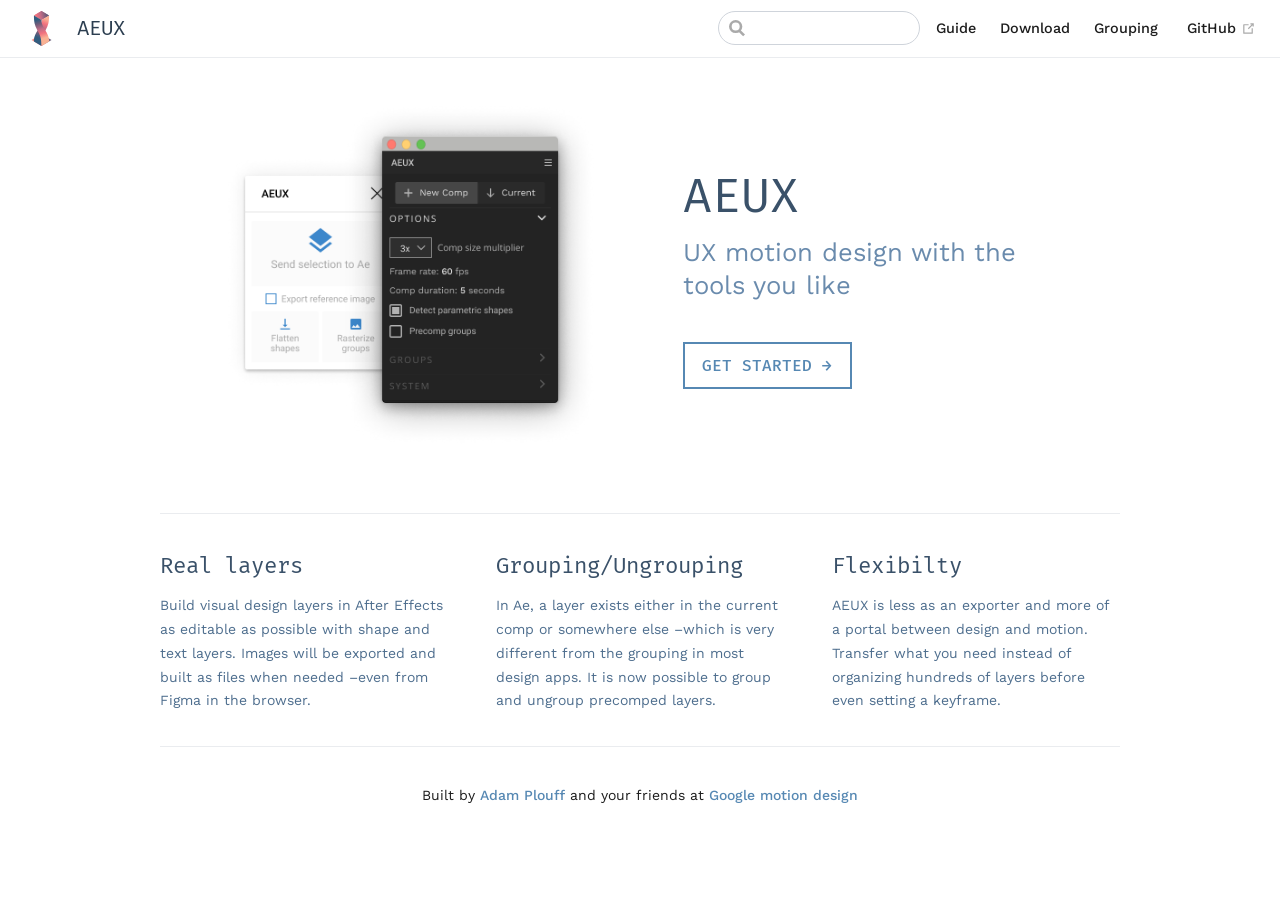
<file: index.html>
<!DOCTYPE html>
<html lang="en-US">
  <head>
    <meta charset="utf-8">
    <meta name="viewport" content="width=device-width,initial-scale=1">
    <title>AEUX</title>
    <meta name="generator" content="VuePress 1.5.2">
    
    <meta name="description" content="Transfer visual design layers to After Effects from Figma and Sketch">
    <meta name="theme-color" content="#5688B3">
    <meta name="apple-mobile-web-app-capable" content="yes">
    <meta name="apple-mobile-web-app-status-bar-style" content="black">
    <link rel="preload" href="/assets/css/0.styles.7ccc05a6.css" as="style"><link rel="preload" href="/assets/js/app.0e541cc9.js" as="script"><link rel="preload" href="/assets/js/9.ff63b064.js" as="script"><link rel="preload" href="/assets/js/1.188eeb82.js" as="script"><link rel="preload" href="/assets/js/11.64196103.js" as="script"><link rel="prefetch" href="/assets/js/10.c951f324.js"><link rel="prefetch" href="/assets/js/12.49379f99.js"><link rel="prefetch" href="/assets/js/13.20a2b5de.js"><link rel="prefetch" href="/assets/js/14.9a8e35f3.js"><link rel="prefetch" href="/assets/js/15.118eef13.js"><link rel="prefetch" href="/assets/js/16.0d7b536e.js"><link rel="prefetch" href="/assets/js/17.848d8a51.js"><link rel="prefetch" href="/assets/js/18.2d7fe9aa.js"><link rel="prefetch" href="/assets/js/19.408f8f2b.js"><link rel="prefetch" href="/assets/js/3.5978e63e.js"><link rel="prefetch" href="/assets/js/4.bf169235.js"><link rel="prefetch" href="/assets/js/5.2d33f8a7.js"><link rel="prefetch" href="/assets/js/6.2186c81d.js"><link rel="prefetch" href="/assets/js/7.a16623b3.js"><link rel="prefetch" href="/assets/js/8.9c554ab7.js">
    <link rel="stylesheet" href="/assets/css/0.styles.7ccc05a6.css">
  </head>
  <body>
    <div id="app" data-server-rendered="true"><div class="theme-container no-sidebar"><header class="navbar"><div class="sidebar-button"><svg xmlns="http://www.w3.org/2000/svg" aria-hidden="true" role="img" viewBox="0 0 448 512" class="icon"><path fill="currentColor" d="M436 124H12c-6.627 0-12-5.373-12-12V80c0-6.627 5.373-12 12-12h424c6.627 0 12 5.373 12 12v32c0 6.627-5.373 12-12 12zm0 160H12c-6.627 0-12-5.373-12-12v-32c0-6.627 5.373-12 12-12h424c6.627 0 12 5.373 12 12v32c0 6.627-5.373 12-12 12zm0 160H12c-6.627 0-12-5.373-12-12v-32c0-6.627 5.373-12 12-12h424c6.627 0 12 5.373 12 12v32c0 6.627-5.373 12-12 12z"></path></svg></div> <a href="/" aria-current="page" class="home-link router-link-exact-active router-link-active"><img src="/aeux.svg" alt="AEUX" class="logo"> <span class="site-name can-hide">AEUX</span></a> <div class="links"><div class="search-box"><input aria-label="Search" autocomplete="off" spellcheck="false" value=""> <!----></div> <nav class="nav-links can-hide"><div class="nav-item"><a href="/guide/" class="nav-link">
  Guide
</a></div><div class="nav-item"><a href="/guide/download/" class="nav-link">
  Download
</a></div><div class="nav-item"><a href="/guide/grouping/" class="nav-link">
  Grouping
</a></div> <a href="https://github.com/google/sketch2ae/" target="_blank" rel="noopener noreferrer" class="repo-link">
    GitHub
    <svg xmlns="http://www.w3.org/2000/svg" aria-hidden="true" x="0px" y="0px" viewBox="0 0 100 100" width="15" height="15" class="icon outbound"><path fill="currentColor" d="M18.8,85.1h56l0,0c2.2,0,4-1.8,4-4v-32h-8v28h-48v-48h28v-8h-32l0,0c-2.2,0-4,1.8-4,4v56C14.8,83.3,16.6,85.1,18.8,85.1z"></path> <polygon fill="currentColor" points="45.7,48.7 51.3,54.3 77.2,28.5 77.2,37.2 85.2,37.2 85.2,14.9 62.8,14.9 62.8,22.9 71.5,22.9"></polygon></svg></a></nav></div></header> <div class="sidebar-mask"></div> <aside class="sidebar"><nav class="nav-links"><div class="nav-item"><a href="/guide/" class="nav-link">
  Guide
</a></div><div class="nav-item"><a href="/guide/download/" class="nav-link">
  Download
</a></div><div class="nav-item"><a href="/guide/grouping/" class="nav-link">
  Grouping
</a></div> <a href="https://github.com/google/sketch2ae/" target="_blank" rel="noopener noreferrer" class="repo-link">
    GitHub
    <svg xmlns="http://www.w3.org/2000/svg" aria-hidden="true" x="0px" y="0px" viewBox="0 0 100 100" width="15" height="15" class="icon outbound"><path fill="currentColor" d="M18.8,85.1h56l0,0c2.2,0,4-1.8,4-4v-32h-8v28h-48v-48h28v-8h-32l0,0c-2.2,0-4,1.8-4,4v56C14.8,83.3,16.6,85.1,18.8,85.1z"></path> <polygon fill="currentColor" points="45.7,48.7 51.3,54.3 77.2,28.5 77.2,37.2 85.2,37.2 85.2,14.9 62.8,14.9 62.8,22.9 71.5,22.9"></polygon></svg></a></nav>  <!----> </aside> <main aria-labelledby="main-title" class="home"><header class="hero"><img src="AEUX_Panels.png" alt="hero"> <div class="text"><h1 id="main-title">
        AEUX
      </h1> <p class="description">
        UX motion design with the tools you like
      </p> <p class="action"><a href="/guide/" class="nav-link action-button">
  Get started →
</a></p></div></header> <div class="features"><div class="feature"><h2>Real layers</h2> <p>Build visual design layers in After Effects as editable as possible with shape and text layers. Images will be exported and built as files when needed –even from Figma in the browser.</p></div><div class="feature"><h2>Grouping/Ungrouping</h2> <p>In Ae, a layer exists either in the current comp or somewhere else –which is very different from the grouping in most design apps. It is now possible to group and ungroup precomped layers.</p></div><div class="feature"><h2>Flexibilty</h2> <p>AEUX is less as an exporter and more of a portal between design and motion. Transfer what you need instead of organizing hundreds of layers before even setting a keyframe.</p></div></div> <div class="theme-default-content custom content__default"></div> <div class="footer">Built by <a href="http://battleaxe.co">Adam Plouff</a> and your friends at <a href="https://wearesumux.appspot.com/">Google motion design</a></div></main></div><div class="global-ui"><!----></div></div>
    <script src="/assets/js/app.0e541cc9.js" defer></script><script src="/assets/js/9.ff63b064.js" defer></script><script src="/assets/js/1.188eeb82.js" defer></script><script src="/assets/js/11.64196103.js" defer></script>
  </body>
</html>
</file>
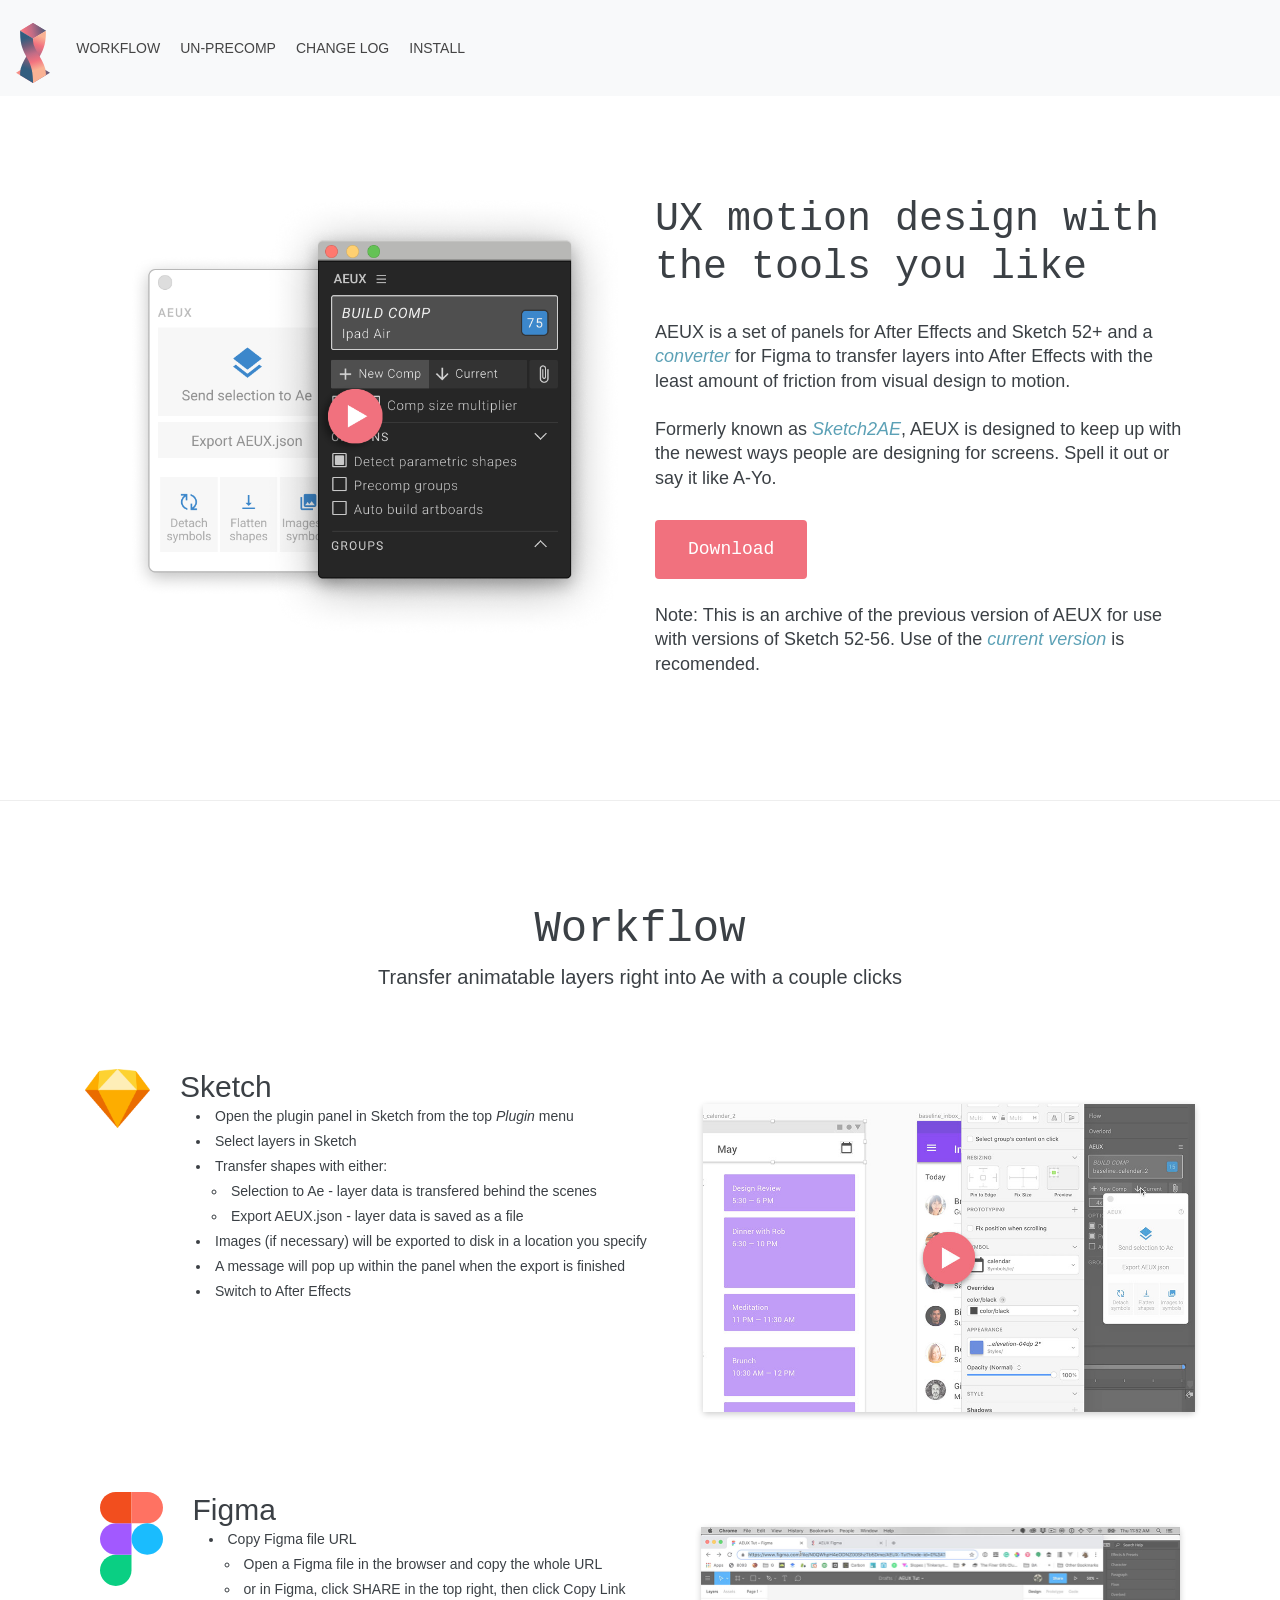
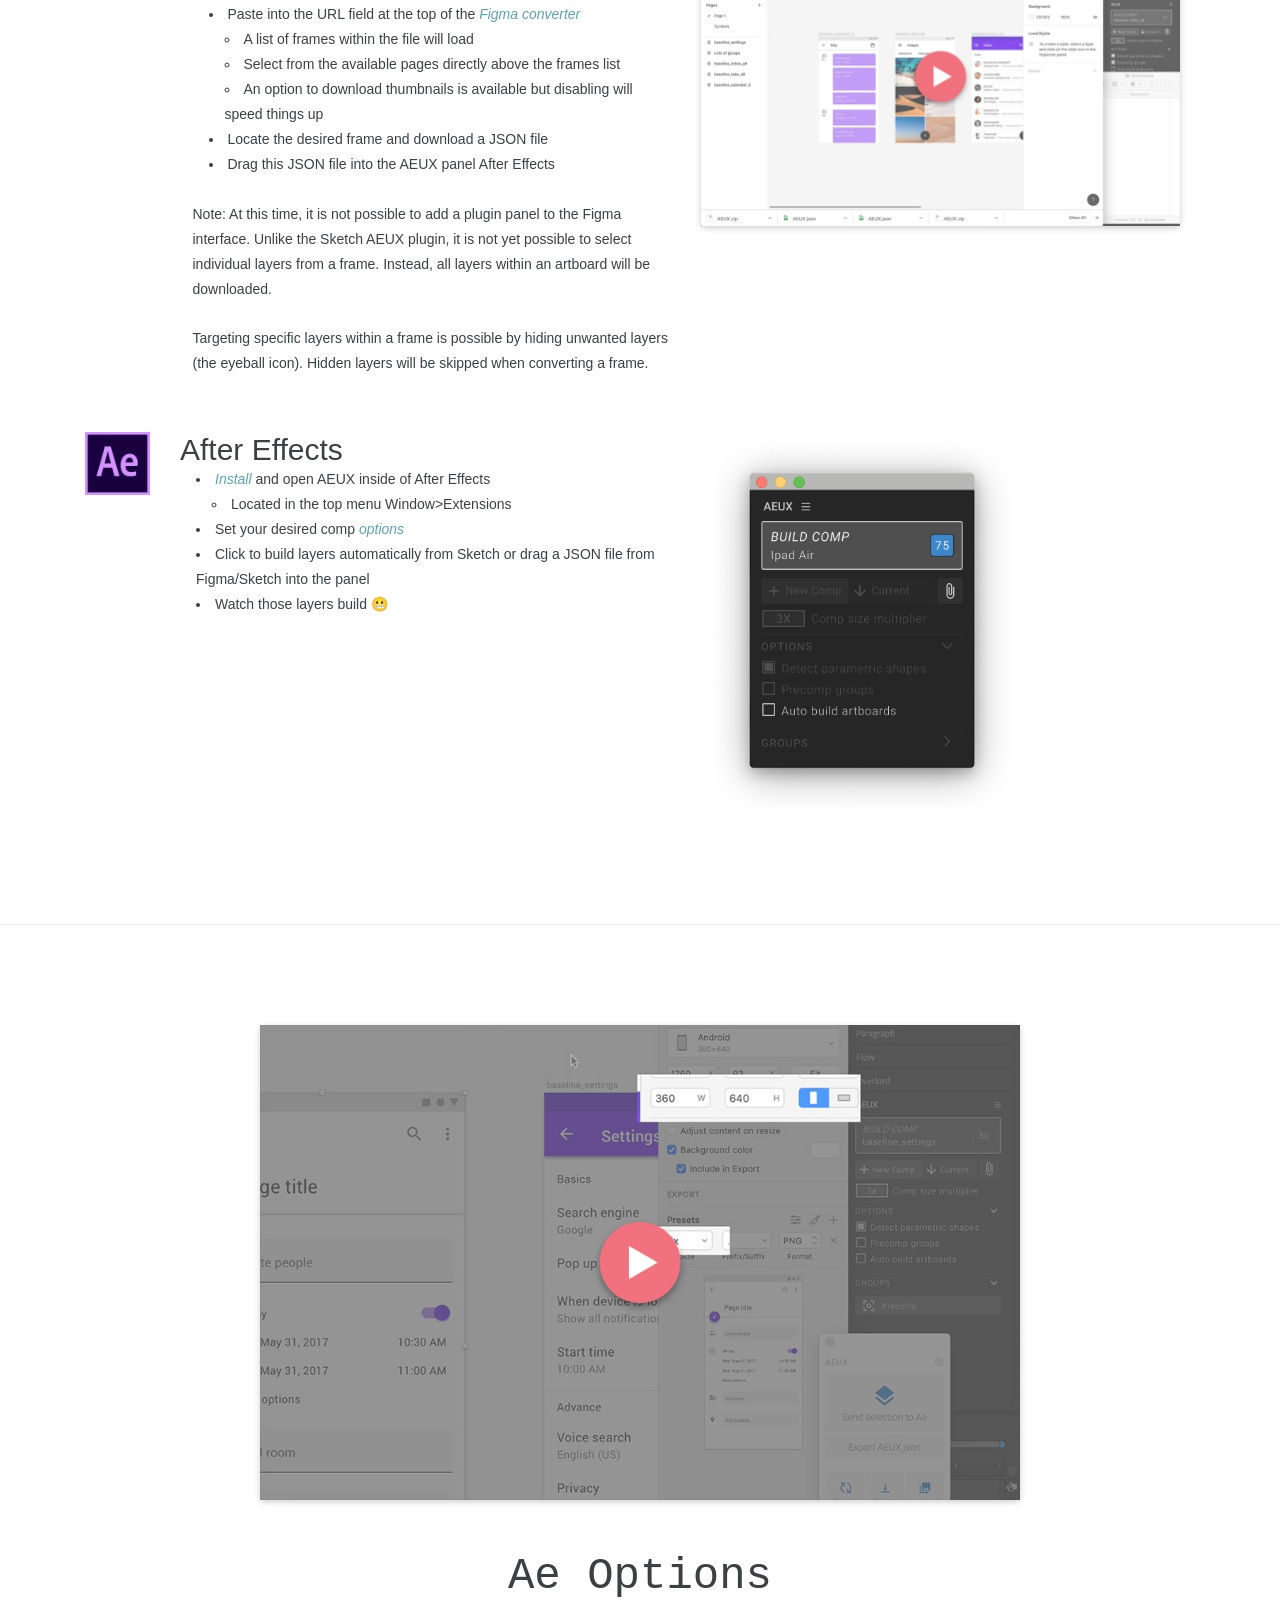
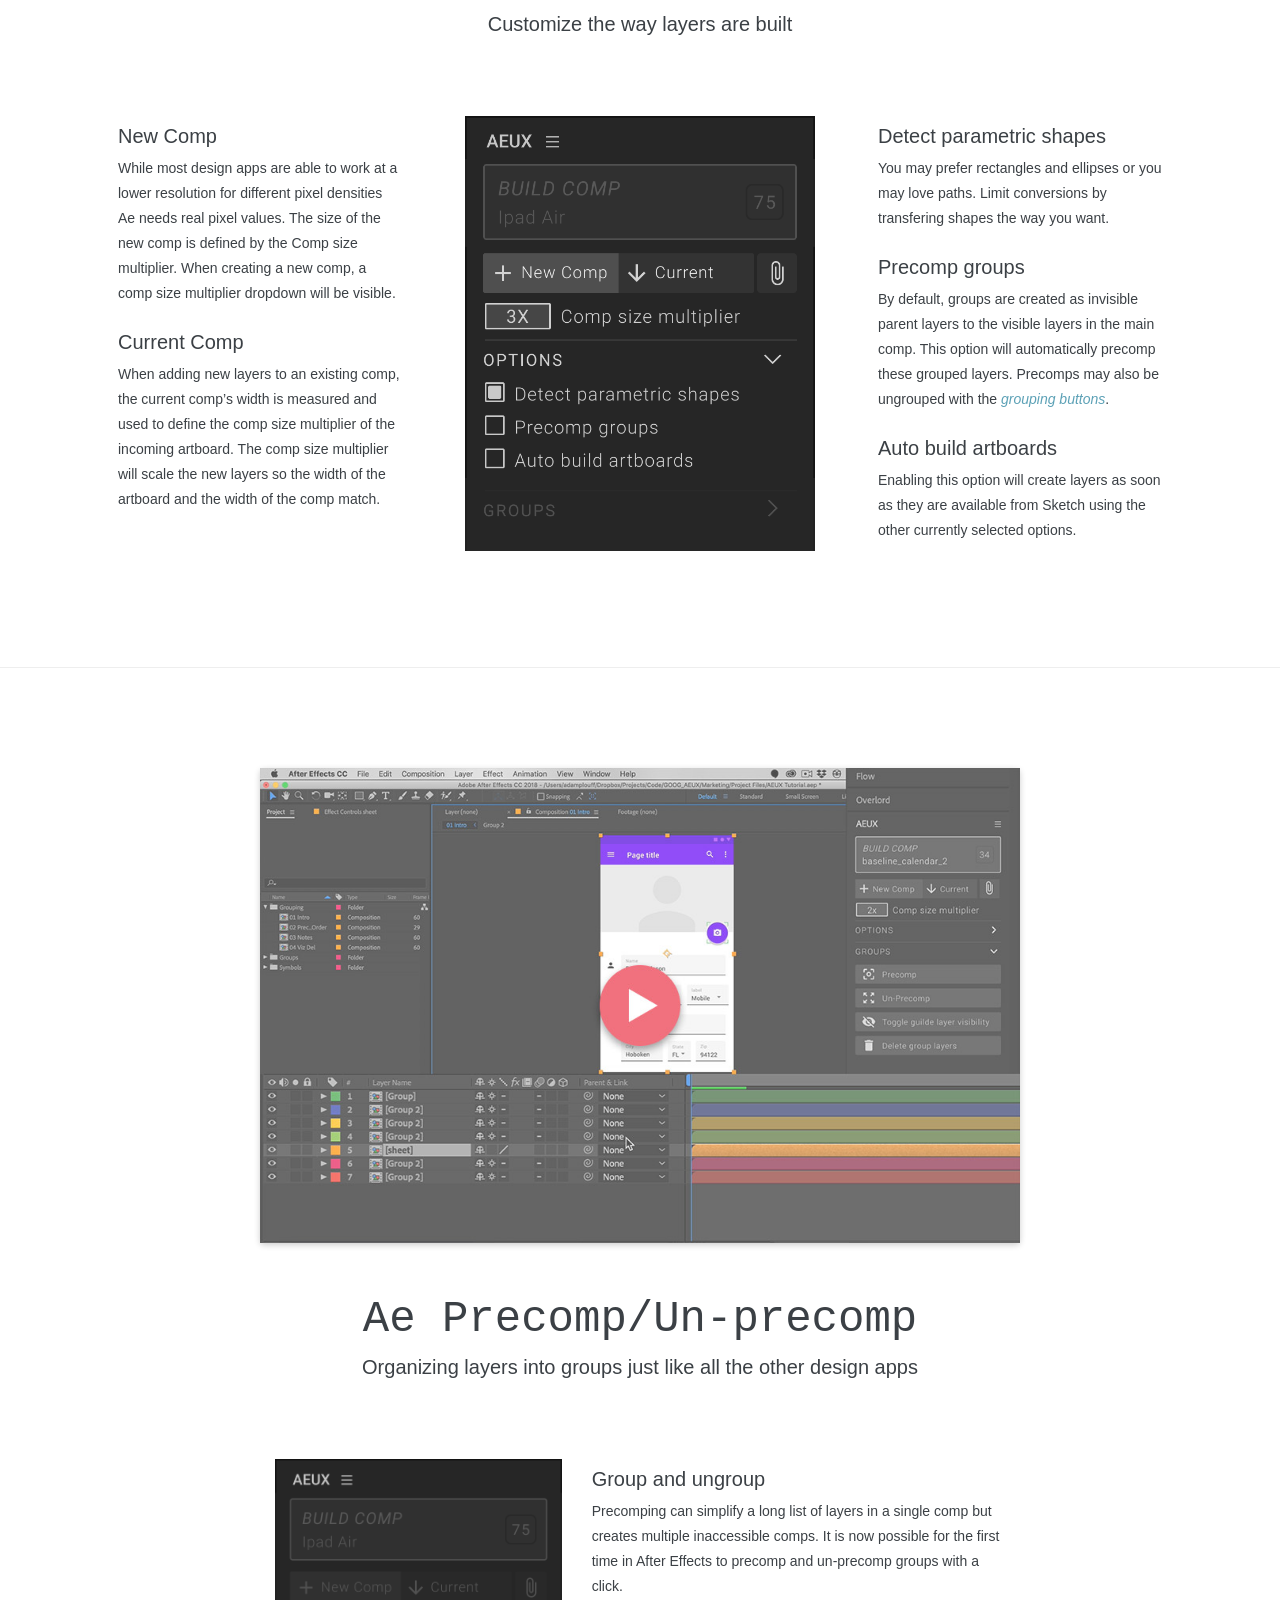
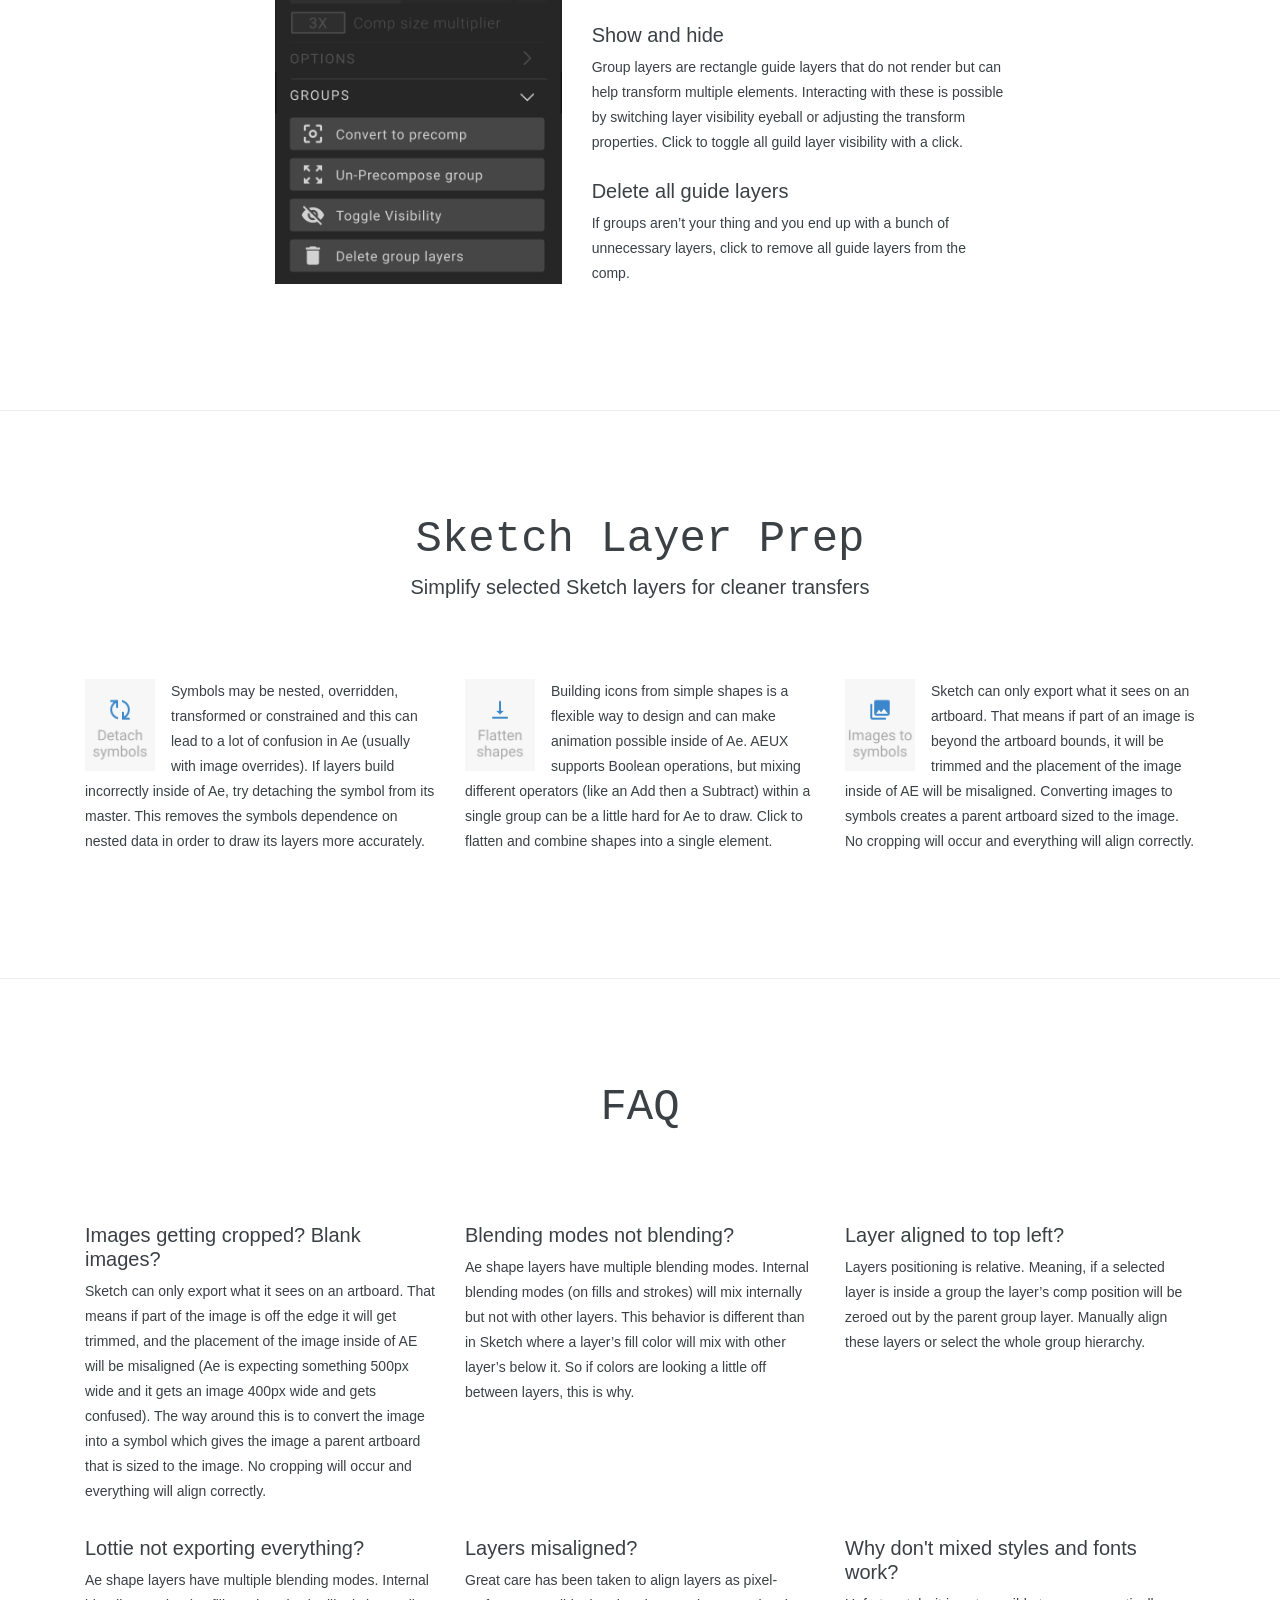
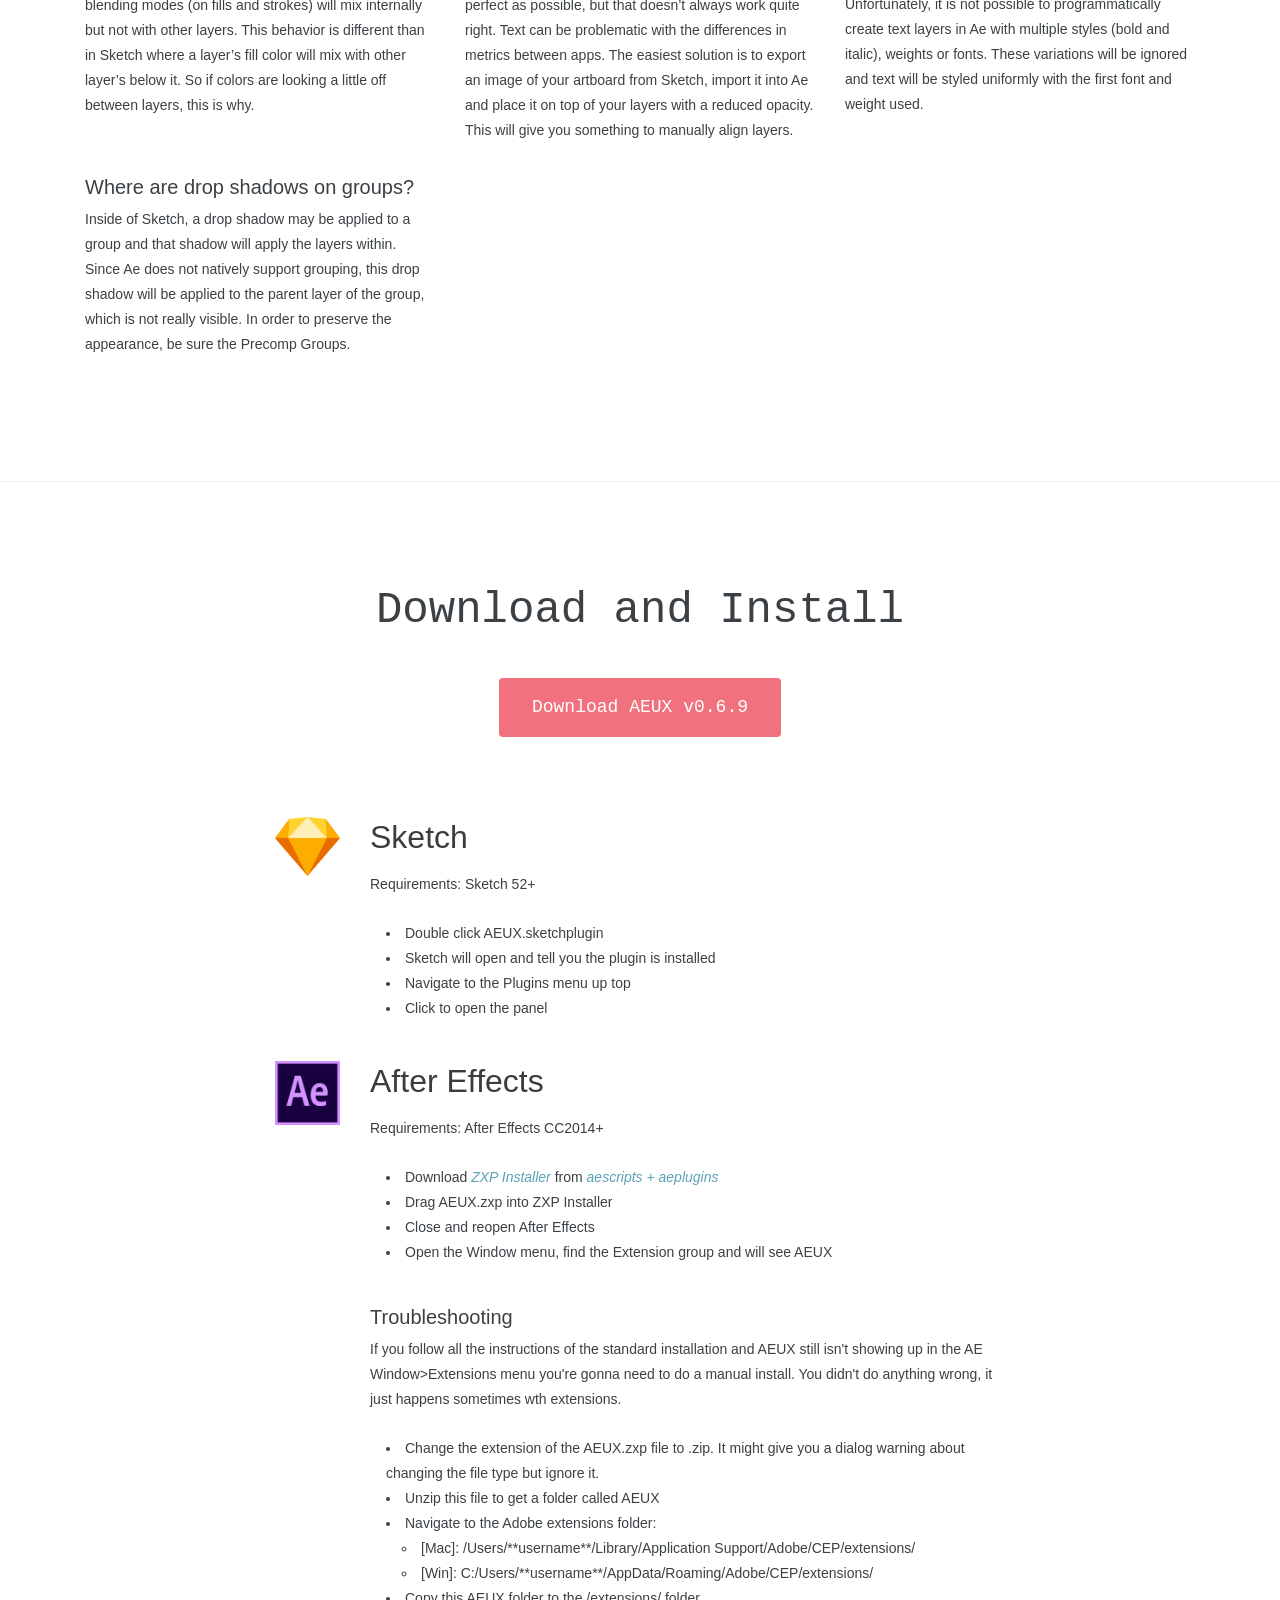
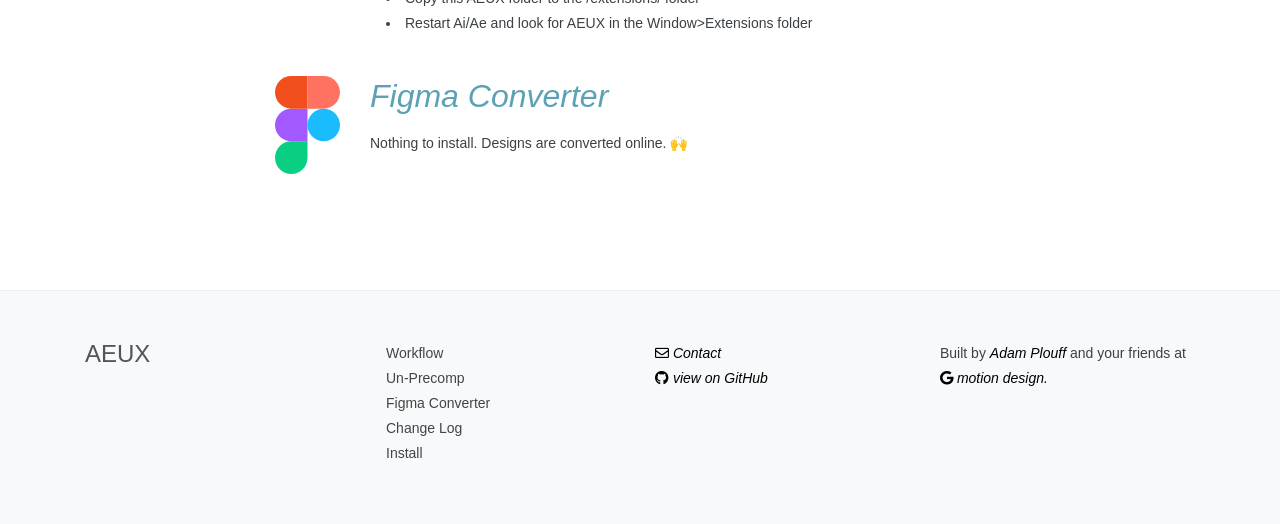
<file: aeux_069/index.html>
<!DOCTYPE html>
<!-- saved from url=(0016) -->
<html class=" js flexbox canvas canvastext webgl no-touch geolocation postmessage websqldatabase indexeddb hashchange history draganddrop websockets rgba hsla multiplebgs backgroundsize borderimage borderradius boxshadow textshadow opacity cssanimations csscolumns cssgradients cssreflections csstransforms csstransforms3d csstransitions fontface generatedcontent video audio localstorage sessionstorage webworkers applicationcache svg inlinesvg smil svgclippaths"><head><meta http-equiv="Content-Type" content="text/html; charset=UTF-8">
	<meta name="generator" content="Hugo 0.49.2">
    
    <meta http-equiv="X-UA-Compatible" content="IE=edge">
    <title>AEUX</title>
    <meta name="viewport" content="width=device-width, initial-scale=1">
    <meta name="" content="">


        
    
    <link href="./aeux_069_files/css" rel="stylesheet">

    <link href="./aeux_069_files/css(1)" rel="stylesheet">

    

    
    
    

    <link rel="stylesheet" type="text/css" href="./aeux_069_files/bootstrap.min.css">
    <link rel="stylesheet" type="text/css" href="./aeux_069_files/bootstrap.min.css">
    <link rel="stylesheet" type="text/css" href="./aeux_069_files/themefisher-fonts.css">
    <link rel="stylesheet" type="text/css" href="./aeux_069_files/owl.carousel.css">
    <link rel="stylesheet" type="text/css" href="./aeux_069_files/magnific-popup.css">
    <link rel="stylesheet" href="./aeux_069_files/all.css" integrity="sha384-5sAR7xN1Nv6T6+dT2mhtzEpVJvfS3NScPQTrOxhwjIuvcA67KV2R5Jz6kr4abQsz" crossorigin="anonymous">
    <link rel="stylesheet" type="text/css" href="./aeux_069_files/style.css">
    <link rel="stylesheet" type="text/css" href="./aeux_069_files/style.css">
    <link rel="stylesheet" href="https://use.fontawesome.com/releases/v5.4.1/css/all.css"
      integrity="sha384-5sAR7xN1Nv6T6+dT2mhtzEpVJvfS3NScPQTrOxhwjIuvcA67KV2R5Jz6kr4abQsz" crossorigin="anonymous">

    <link rel="stylesheet" type="text/css" href="./aeux_069_files/responsive.css">
    <link rel="icon" href="favicon.ico" type="image/x-icon">
  </head>

  <body id="body">

  	
<nav class="navbar sticky-top navbar-light bg-light navbar-expand-sm">
    <a class="navbar-brand logo" href="../">
      <img src="./aeux_069_files/AEUX.svg" alt="AEUX logo">
    </a>

    <button class="navbar-toggler" type="button" data-toggle="collapse" data-target="#navbarNavAltMarkup" aria-controls="navbarNavAltMarkup" aria-expanded="false" aria-label="Toggle navigation">
        <span class="navbar-toggler-icon"></span>
    </button>
    <div class="collapse navbar-collapse" id="navbarNavAltMarkup">
        <div class="navbar-nav">
            <ul class="nav navbar-nav menu float-lg-right" id="top-nav">
              <li class="active">
                <a href="#workflow">Workflow</a>
              </li>
              <li class="active">
                <a href="#precomp">Un-precomp</a>
              </li>
              <li class="active">
                <a href="../guide/changelog.html">Change log</a>
              </li>
              <li class="active">
                <a href="#install">Install</a>
              </li>
            </ul>
          
        </div>
      </div>
</nav>

    

<div class="modal fade" id="myModal" tabindex="-1" role="dialog" aria-labelledby="exampleModalLabel" aria-hidden="true">
  <div class="modal-dialog modal-xl" role="document">
    <div class="modal-content">


      <div class="modal-body">

       <button type="button" class="close" data-dismiss="modal" aria-label="Close">
          <span aria-hidden="true">×</span>
        </button>
        
        <div class="embed-responsive" style="padding-top: 62.5%">
        
          <iframe class="embed-responsive-item" src="./aeux_069_files/saved_resource.html" id="video" allowscriptaccess="always" allow="autoplay"></iframe>
        </div>


      </div>

    </div>
  </div>
</div>
    
    
    <section class="hero-area section">
      <div class="container">
        <div class="row">
          <div class="col-md-6 text-center">
          

              <div class="video-btn" data-toggle="modal" data-src="https://www.youtube.com/embed/DSCtuSrcfOo" data-target="#myModal">
              
                <img src="./aeux_069_files/AEUX_Panels.png" alt="Watch">
              </div>
            
          
          </div>
          <div class="col-md-6">
            <div class="block">
              <h1 class="">UX motion design with the tools you like</h1>
              <h2 class=""></h2>
              
              <p>AEUX is a set of panels for After Effects and Sketch 52+ and a <a href="http://figma.aeux.io/">converter</a> for Figma to transfer layers into After Effects with the least amount of friction from visual design to motion. <br><br>
                Formerly known as <a href="/sketch2ae">Sketch2AE</a>, AEUX is designed to keep up with the newest ways people are designing for screens. Spell it out or say it like A-Yo.
              <br><a class="btn btn-main" href="#install" role="button">Download</a>
              </p>

              <p>
                Note: This is an archive of the previous version of AEUX for use with versions of Sketch 52-56. Use of the <a href="../guide/download.html">current version</a> is recomended.
              </p>
                
            </div>
          </div>
        </div>
      </div>
    </section>
    


        
    <section class="section">

      <div class="container" id="workflow">
        <div class="row">
          <div class="col-md-12">
            <div class="section-heading">
              <h1>Workflow</h1>
              <h4>Transfer animatable layers right into Ae with a couple clicks</h4>
            </div>
          </div>
        </div>

        <div class="row">
            <div class="col-md-1">
                <img class="icon" src="./aeux_069_files/SketchLogo.png" alt="">
            </div>
            <div class="col-md-11">
                <h2>Sketch</h2>
                
                <div class="row">
                    <div class="col-md-6">
                        <ul>
                            <li>Open the plugin panel in Sketch from the top <em>Plugin</em> menu</li>
                            <li>Select layers in Sketch</li>
                            <li>Transfer shapes with either:</li>
                            <ul>
                                <li><strong>Selection to Ae</strong> - layer data is transfered behind the scenes</li>
                                <li><strong>Export AEUX.json</strong> -  layer data is saved as a file</li>
                            </ul>
                            <li>Images (if necessary) will be exported to disk in a location you specify</li>
                            <li>A message will pop up within the panel when the export is finished</li>
                            <li>Switch to After Effects</li>
                        </ul>
                    </div>
                    <div class="col-md-6">
                        <div class="video-btn mx-auto video-frame" data-toggle="modal" data-src="https://www.youtube.com/embed/egkr7hpxzqo" data-target="#myModal">
                          <img src="./aeux_069_files/Thumb-Sketch.jpg" alt="">
                        </div>
                    </div>

                </div>

            </div>
        </div>
        <div class="row workflow">
            <div class="col-md-1">
                <img class="icon" src="./aeux_069_files/FigmaLogo.svg" alt="">
            </div>
            <div class="col-md-11">
                <h2>Figma</h2>
                
                <div class="row">
                    <div class="col-md-6">
                        
                        <ul>
                            <li>Copy Figma file URL</li>
                            <ul>
                                <li>Open a Figma file in the browser and copy the whole URL</li>
                                <li>or in Figma, click <strong>SHARE</strong> in the top right, then click <strong>Copy Link</strong></li>
                            </ul>
                            <li>Paste into the URL field at the top of the <a href="https://figma.aeux.io/">Figma converter</a></li>
                            <ul>
                                <li>A list of frames within the file will load</li>
                                <li>Select from the available pages directly above the frames list</li>
                                <li>An option to download thumbnails is available but disabling will speed things up</li>
                            </ul>
                            <li>Locate the desired frame and download a JSON file</li>
                            <li>Drag this JSON file into the AEUX panel After Effects</li>
                        </ul>
                        <br>
                        <p>Note: At this time, it is not possible to add a plugin panel to the Figma interface. Unlike the Sketch AEUX plugin, it is not yet possible to select individual layers from a frame. Instead, all layers within an artboard will be downloaded.</p>
                        <p>Targeting specific layers within a frame is possible by hiding unwanted layers (the eyeball icon). Hidden layers will be skipped when converting a frame.</p>
                    </div>
                    <div class="col-md-6">
                        <div class="video-btn mx-auto video-frame" data-toggle="modal" data-src="https://www.youtube.com/embed/NcHos2JkYyI" data-target="#myModal">
                          <img src="./aeux_069_files/Thumb-Figma.jpg" alt="">
                        </div>
                    </div>

                </div>

            </div>
        </div>

        <div class="row">
            <div class="col-md-1">
                <img class="icon" src="./aeux_069_files/AeLogo.png" alt="">
            </div>
            <div class="col-md-11">


                <div class="row">
                    <div class="col-md-6">
                        <h2>After Effects</h2>
                        <ul>
                            <li><a href="#install">Install</a> and open AEUX inside of After Effects</li>
                            <ul>
                                <li>Located in the top menu Window&gt;Extensions</li>
                            </ul>
                            <li>Set your desired comp <a href="#options">options</a></li>
                            <li>Click to build layers automatically from Sketch or drag a JSON file from Figma/Sketch into the panel</li>
                            <li>Watch those layers build 😬</li>
                        </ul>
                    </div>
                    <div class="col-xl-4 col-md-6">
                        <img src="./aeux_069_files/Ae_Build.png" alt="">
                    </div>
                </div>
            </div>



        </div>
        


      </div>
    </section>
    
    
    <section class="section" id="options">

      <div class="container">
          <div class="row">
              <div class="video-btn mx-auto video-frame col-md-8" data-toggle="modal" data-src="https://www.youtube.com/embed/-U3WnSZ_Vxc" data-target="#myModal">
                <img src="./aeux_069_files/Thumb-Options.jpg" alt="">
              </div>
          </div>
        <div class="row">
          <div class="col-md-12">
            <div class="section-heading">
              <h1>Ae Options</h1>
              <h4>Customize the way layers are built</h4>
            </div>
          </div>
        </div>

        <div class="row">
            <div class="col-md-4 px-lg-5">
                
                    <div class="content">
                        <h4 class="">New Comp</h4>
                        <p>While most design apps are able to work at a lower resolution for different pixel densities Ae needs real pixel values. The size of the new comp is defined by the Comp size multiplier. When creating a new comp, a comp size multiplier dropdown will be visible.</p>
                    </div>
                    <div class="content">
                        <h4 class="">Current Comp</h4>
                        <p>When adding new layers to an existing comp, the current comp’s width is measured and used to define the comp size multiplier of the incoming artboard. The comp size multiplier will scale the new layers so the width of the artboard and the width of the comp match.</p>
                    </div>
            </div>
            <div class="col-md-4 col-8 mx-auto">
                <img src="./aeux_069_files/AE_Options.png" alt="Layer build options">
            </div>
            <div class="col-md-4 px-lg-5">
            
                <div class="content">
                    <h4 class="">Detect parametric shapes</h4>
                    <p>You may prefer rectangles and ellipses or you may love paths. Limit conversions by transfering shapes the way you want.</p>
                </div>
                <div class="content">
                    <h4 class="">Precomp groups</h4>
                    <p>By default, groups are created as invisible parent layers to the visible layers in the main comp. This option will automatically precomp these grouped layers. Precomps may also be ungrouped with the <a href="#precomp">grouping buttons</a>.</p>
                </div>
                <div class="content">
                    <h4 class="">Auto build artboards</h4>
                    <p>Enabling this option will create layers as soon as they are available from Sketch using the other currently selected options.</p>
                </div>
            </div>
        </div>

      </div>
    </section>
    
    
    <section class="section" id="precomp">

      <div class="container">
          <div class="row">
              <div class="video-btn mx-auto video-frame col-md-8" data-toggle="modal" data-src="https://www.youtube.com/embed/R7Nle5BaZzA" data-target="#myModal">
                <img src="./aeux_069_files/Thumb-Precomp.jpg" alt="">
              </div>
          </div>

        <div class="row">
          <div class="col-md-12">
            <div class="section-heading">
              <h1>Ae Precomp/Un-precomp</h1>
              <h4>Organizing layers into groups just like all the other design apps</h4>
            </div>
          </div>
        </div>

        <div class="row">
            <div class="col-lg-8 col-sm-10 mx-auto">
                <div class="row">
                    <div class="col-md-5">
                      <img src="./aeux_069_files/Groups.png" alt="Ae Layer Grouping">
                    </div>

                      <div class="col-md-7">
                          <div class="content">
                              
                              <h4 class="">Group and ungroup</h4>
                              <p>Precomping can simplify a long list of layers in a single comp but creates multiple inaccessible comps. It is now possible for the first time in After Effects to precomp and un-precomp groups with a click.</p>
                              <h4 class="">Show and hide</h4>
                              <p>Group layers are rectangle guide layers that do not render but can help transform multiple elements. Interacting with these is possible by switching layer visibility eyeball or adjusting the transform properties. Click to toggle all guild layer visibility with a click.</p>
                              <h4 class="">Delete all guide layers</h4>
                              <p>If groups aren’t your thing and you end up with a bunch of unnecessary layers, click to remove all guide layers from the comp.</p>
                          </div>
                      </div>

                  </div>
                </div>



          </div>
      </div>
    </section>
    
    
    <section class="section">

      <div class="container">
        <div class="row">
          <div class="col-md-12">
            <div class="section-heading">
              <h1>Sketch Layer Prep</h1>
              <h4>Simplify selected Sketch layers for cleaner transfers</h4>
            </div>
          </div>
        </div>

        <div class="row">
            
            <div class="col-md-4">
                <div class="content">
                    <img class="screen-button" src="./aeux_069_files/Detach_symbols.png" alt="Detach symbols" style="max-width: 70px; float: left; margin: 0 16px 8px 0;">
                    <p>Symbols may be nested, overridden, transformed or constrained and this can lead to a lot of confusion in Ae (usually with image overrides). If layers build incorrectly inside of Ae, try detaching the symbol from its master. This removes the symbols dependence on nested data in order to draw its layers more accurately.</p>
                </div>
            </div>
            <div class="col-md-4">
                <div class="content">
                    <img class="screen-button" src="./aeux_069_files/Flatten_shapes.png" alt="Flatten shapes" style="max-width: 70px; float: left; margin: 0 16px 8px 0;">
                    <p>Building icons from simple shapes is a flexible way to design and can make animation possible inside of Ae. AEUX supports Boolean operations, but mixing different operators (like an Add then a Subtract) within a single group can be a little hard for Ae to draw. Click to flatten and combine shapes into a single element.</p>
                </div>
            </div>
            <div class="col-md-4">
                <div class="content">
                    <img class="screen-button" src="./aeux_069_files/Images_to_symbols.png" alt="Images to symbols" style="max-width: 70px; float: left; margin: 0 16px 8px 0;">
                    <p>Sketch can only export what it sees on an artboard. That means if part of an image is beyond the artboard bounds, it will be trimmed and the placement of the image inside of AE will be misaligned. Converting images to symbols creates a parent artboard sized to the image. No cropping will occur and everything will align correctly.</p>
                </div>
            </div>
        </div>

      </div>
    </section>
    
    
    <section class="section">
      
      <div class="container">
        <div class="row">
          <div class="col-md-12">
            <div class="section-heading">
              <h1>FAQ</h1>
              <h4></h4>
            </div>
          </div>
        </div>
        
        <div class="row">
            
            <div class="col-md-4">
                <div class="content">
                    <h4 class="">Images getting cropped? Blank images?</h4>
                    <p>Sketch can only export what it sees on an artboard. That means if part of the image is off the edge it will get trimmed, and the placement of the image inside of AE will be misaligned (Ae is expecting something 500px wide and it gets an image 400px wide and gets confused). The way around this is to convert the image into a symbol which gives the image a parent artboard that is sized to the image. No cropping will occur and everything will align correctly.</p>
                </div>
            </div>
            <div class="col-md-4">
                <div class="content">
                    <h4 class="">Blending modes not blending?</h4>
                    <p>Ae shape layers have multiple blending modes. Internal blending modes (on fills and strokes) will mix internally but not with other layers. This behavior is different than in Sketch where a layer’s fill color will mix with other layer’s below it. So if colors are looking a little off between layers, this is why.</p>
                </div>
            </div>
            <div class="col-md-4">
                <div class="content">
                    <h4 class="">Layer aligned to top left?</h4>
                    <p>Layers positioning is relative. Meaning, if a selected layer is inside a group the layer’s comp position will be zeroed out by the parent group layer. Manually align these layers or select the whole group hierarchy.</p>
                </div>
            </div>
            <div class="col-md-4">
                <div class="content">
                    <h4 class="">Lottie not exporting everything?</h4>
                    <p>Ae shape layers have multiple blending modes. Internal blending modes (on fills and strokes) will mix internally but not with other layers. This behavior is different than in Sketch where a layer’s fill color will mix with other layer’s below it. So if colors are looking a little off between layers, this is why.</p>
                </div>
            </div>
            <div class="col-md-4">
                <div class="content">
                    <h4 class="">Layers misaligned?</h4>
                    <p>Great care has been taken to align layers as pixel-perfect as possible, but that doesn’t always work quite right. Text can be problematic with the differences in metrics between apps. The easiest solution is to export an image of your artboard from Sketch, import it into Ae and place it on top of your layers with a reduced opacity. This will give you something to manually align layers.</p>
                </div>
            </div>
            <div class="col-md-4">
                <div class="content">
                    <h4 class="">Why don't mixed styles and fonts work?</h4>
                    <p>Unfortunately, it is not possible to programmatically create text layers in Ae with multiple styles (bold and italic), weights or fonts. These variations will be ignored and text will be styled uniformly with the first font and weight used.</p>
                </div>
            </div>
            <div class="col-md-4">
                <div class="content">
                    <h4 class="">Where are drop shadows on groups?</h4>
                    <p>Inside of Sketch, a drop shadow may be applied to a group and that shadow will apply the layers within. Since Ae does not natively support grouping, this drop shadow will be applied to the parent layer of the group, which is not really visible. In order to preserve the appearance, be sure the Precomp Groups.</p>
                </div>
            </div>
        </div>
        
      </div>
    </section>
    
    
    <section class="section" id="install">

      <div class="container">
        <div class="row">
          <div class="col-md-12">
            <div class="section-heading">
              <h1>Download and Install</h1>
              <h4>&nbsp;</h4>
              <a class="btn btn-main" href="https://github.com/google/sketch2ae/releases/download/0.6.9/AEUX.zip" role="button">Download AEUX v0.6.9</a>
            </div>
          </div>
        </div>

        <div class="row">
          <div class="col-md-2"></div>
          <div class="col-md-1">
            <img class="icon" src="./aeux_069_files/SketchLogo.png" alt="">
          </div>
          <div class="col-md-7">
            <div class="content">
              <h4 class="subheading">Sketch</h4>
              <p>Requirements: Sketch 52+</p>
              <ul>
                <li>Double click AEUX.sketchplugin</li>
                <li>Sketch will open and tell you the plugin is installed</li>
                <li>Navigate to the Plugins menu up top</li>
                <li>Click to open the panel</li>
              </ul>
            </div>
          </div>
        </div>


        <div class="row mt-40">
          <div class="col-md-2"></div>
          <div class="col-md-1">
            <img class="icon" src="./aeux_069_files/AeLogo.png" alt="">
          </div>

          <div class="col-md-7">
            <div class="content">
              <h4 class="subheading">After Effects</h4>
              <p>Requirements: After Effects CC2014+</p>
              <ul>
                <li>Download <a href="https://aescripts.com/learn/zxp-installer/">ZXP Installer</a> from <a href="https://aescripts.com/">aescripts + aeplugins</a></li>
                <li>Drag AEUX.zxp into ZXP Installer</li>
                <li>Close and reopen After Effects</li>
                <li>Open the Window menu, find the Extension group and will see AEUX</li>
              </ul>
            </div>
            <div class="content mt-40">
              <h4 class="">Troubleshooting</h4>
              <p>If you follow all the instructions of the standard installation and AEUX still isn't showing up in the AE
              Window&gt;Extensions menu you're gonna need to do a manual install. You didn't do anything wrong, it just happens
              sometimes wth extensions.</p>
              <ul>
                <li>Change the extension of the AEUX.zxp file to .zip. It might give you a dialog warning about changing the file type but
                ignore it.</li>
                <li>Unzip this file to get a folder called AEUX</li>
                <li>Navigate to the Adobe extensions folder:</li>
                <ul>
                  <li>[Mac]: /Users/**username**/Library/Application Support/Adobe/CEP/extensions/</li>
                  <li>[Win]: C:/Users/**username**/AppData/Roaming/Adobe/CEP/extensions/</li>
                </ul>
                <li>Copy this AEUX folder to the /extensions/ folder</li>
                <li>Restart Ai/Ae and look for AEUX in the Window&gt;Extensions folder</li>
              </ul>
            </div>
          </div>
        </div>

        <div class="row mt-40">
          <div class="col-md-2"></div>
          <div class="col-md-1">
            <img class="icon" src="./aeux_069_files/FigmaLogo.svg" alt="">
          </div>

          <div class="col-md-7">
            <div class="content">
              <h4 class="subheading"><a href="http://figma.aeux.io/">Figma Converter</a></h4>
              <p>Nothing to install. Designs are converted online. 🙌</p>
            </div>

          </div>
        </div>


      </div>
    </section>
    



    <footer>
      <div class="container">
        <div class="row">
            <div class="col-md-3 footer-row">
              <div class="footer-logo">AEUX</div>
            </div>
            <div class="col-md-3 footer-row">
              <ul>
                <li class="">
                  <a href="#workflow">Workflow</a>
                </li>
                <li class="">
                  <a href="#precomp">Un-precomp</a>
                </li>
                <li class="">
                  <a href="https://figma.aeux.io/">Figma Converter</a>
                </li>
                <li class="">
                  <a href="changelog">Change log</a>
                </li>
                <li class="">
                  <a href="#install">Install</a>
                </li>
              </ul>
            </div>
            <div class="col-md-3 footer-row">
              <a href="mailto:motiondesign@google.com" class=""><i class="far fa-envelope"></i> Contact</a><br>
              <a href="https://github.com/google/sketch2ae" class=""><i class="fab fa-github"></i> view on GitHub</a>
            </div>
            <div class="col-md-3 footer-row">
              Built by <a href="https://battleaxe.co/" class="" target="_blank">Adam Plouff</a> and your friends at <a href="https://wearesumux.appspot.com/" class="" target="_blank"><i class="fab fa-google"></i> motion design.</a>
            </div>
        </div>
      </div>
    </footer>

    
    <script src="./aeux_069_files/jquery-2.1.1.min.js"></script>
    <script src="./aeux_069_files/tether.min.js" integrity="sha384-XTs3FgkjiBgo8qjEjBk0tGmf3wPrWtA6coPfQDfFEY8AnYJwjalXCiosYRBIBZX8" crossorigin="anonymous"></script>
    
    <script src="./aeux_069_files/bootstrap.min.js"></script>
    <script src="./aeux_069_files/modernizr-2.6.2.min.js"></script>
    <script src="./aeux_069_files/owl.carousel.min.js"></script>
    <script src="./aeux_069_files/jquery.magnific-popup.min.js"></script>
    <script src="./aeux_069_files/main.js"></script>

  

</body></html>
</file>
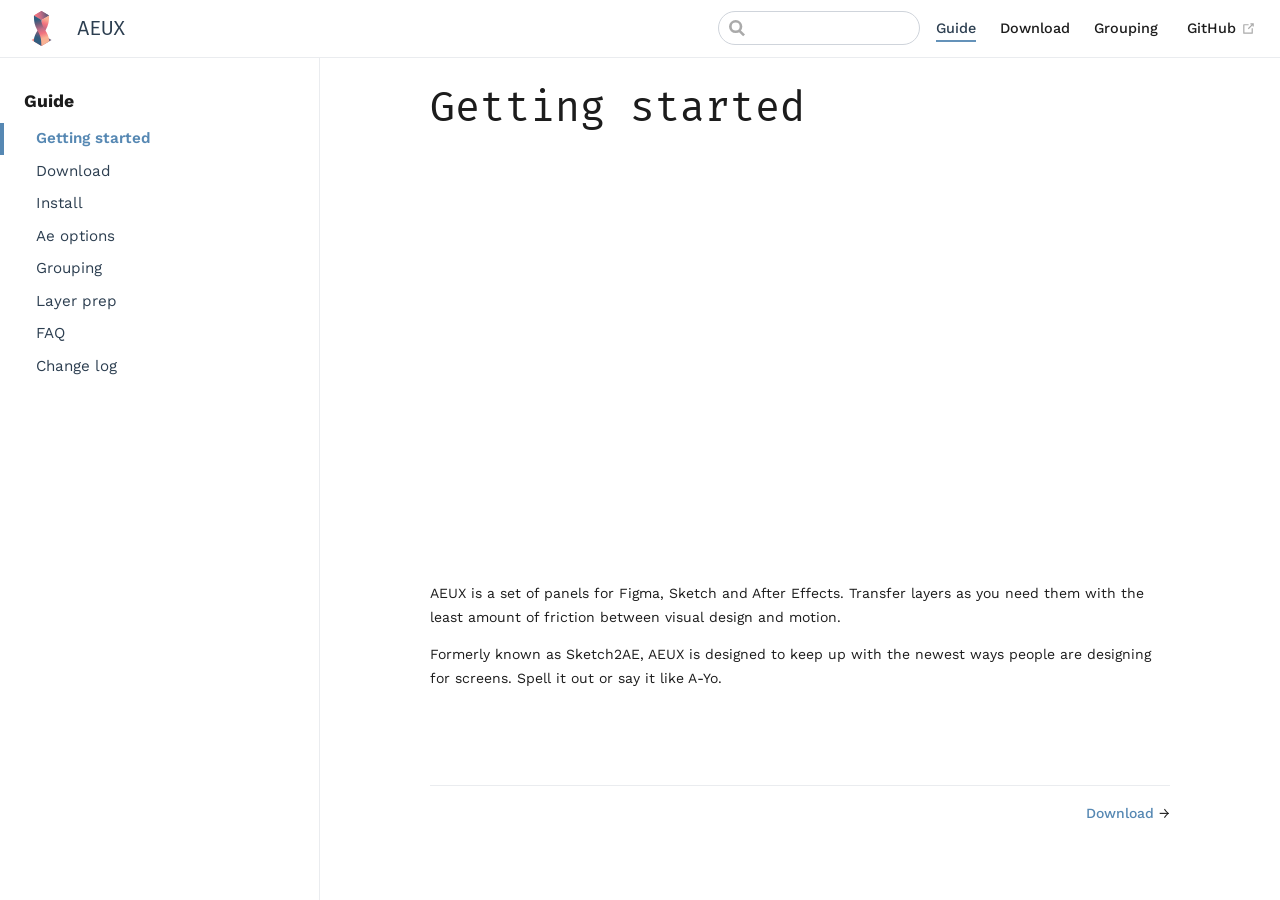
<file: guide/index.html>
<!DOCTYPE html>
<html lang="en-US">
  <head>
    <meta charset="utf-8">
    <meta name="viewport" content="width=device-width,initial-scale=1">
    <title>Getting started | AEUX</title>
    <meta name="generator" content="VuePress 1.5.2">
    
    <meta name="description" content="Transfer visual design layers to After Effects from Figma and Sketch">
    <meta name="theme-color" content="#5688B3">
    <meta name="apple-mobile-web-app-capable" content="yes">
    <meta name="apple-mobile-web-app-status-bar-style" content="black">
    <link rel="preload" href="/assets/css/0.styles.7ccc05a6.css" as="style"><link rel="preload" href="/assets/js/app.0e541cc9.js" as="script"><link rel="preload" href="/assets/js/10.c951f324.js" as="script"><link rel="preload" href="/assets/js/1.188eeb82.js" as="script"><link rel="preload" href="/assets/js/12.49379f99.js" as="script"><link rel="preload" href="/assets/js/3.5978e63e.js" as="script"><link rel="prefetch" href="/assets/js/11.64196103.js"><link rel="prefetch" href="/assets/js/13.20a2b5de.js"><link rel="prefetch" href="/assets/js/14.9a8e35f3.js"><link rel="prefetch" href="/assets/js/15.118eef13.js"><link rel="prefetch" href="/assets/js/16.0d7b536e.js"><link rel="prefetch" href="/assets/js/17.848d8a51.js"><link rel="prefetch" href="/assets/js/18.2d7fe9aa.js"><link rel="prefetch" href="/assets/js/19.408f8f2b.js"><link rel="prefetch" href="/assets/js/4.bf169235.js"><link rel="prefetch" href="/assets/js/5.2d33f8a7.js"><link rel="prefetch" href="/assets/js/6.2186c81d.js"><link rel="prefetch" href="/assets/js/7.a16623b3.js"><link rel="prefetch" href="/assets/js/8.9c554ab7.js"><link rel="prefetch" href="/assets/js/9.ff63b064.js">
    <link rel="stylesheet" href="/assets/css/0.styles.7ccc05a6.css">
  </head>
  <body>
    <div id="app" data-server-rendered="true"><div class="theme-container"><header class="navbar"><div class="sidebar-button"><svg xmlns="http://www.w3.org/2000/svg" aria-hidden="true" role="img" viewBox="0 0 448 512" class="icon"><path fill="currentColor" d="M436 124H12c-6.627 0-12-5.373-12-12V80c0-6.627 5.373-12 12-12h424c6.627 0 12 5.373 12 12v32c0 6.627-5.373 12-12 12zm0 160H12c-6.627 0-12-5.373-12-12v-32c0-6.627 5.373-12 12-12h424c6.627 0 12 5.373 12 12v32c0 6.627-5.373 12-12 12zm0 160H12c-6.627 0-12-5.373-12-12v-32c0-6.627 5.373-12 12-12h424c6.627 0 12 5.373 12 12v32c0 6.627-5.373 12-12 12z"></path></svg></div> <a href="/" class="home-link router-link-active"><img src="/aeux.svg" alt="AEUX" class="logo"> <span class="site-name can-hide">AEUX</span></a> <div class="links"><div class="search-box"><input aria-label="Search" autocomplete="off" spellcheck="false" value=""> <!----></div> <nav class="nav-links can-hide"><div class="nav-item"><a href="/guide/" aria-current="page" class="nav-link router-link-exact-active router-link-active">
  Guide
</a></div><div class="nav-item"><a href="/guide/download/" class="nav-link">
  Download
</a></div><div class="nav-item"><a href="/guide/grouping/" class="nav-link">
  Grouping
</a></div> <a href="https://github.com/google/sketch2ae/" target="_blank" rel="noopener noreferrer" class="repo-link">
    GitHub
    <svg xmlns="http://www.w3.org/2000/svg" aria-hidden="true" x="0px" y="0px" viewBox="0 0 100 100" width="15" height="15" class="icon outbound"><path fill="currentColor" d="M18.8,85.1h56l0,0c2.2,0,4-1.8,4-4v-32h-8v28h-48v-48h28v-8h-32l0,0c-2.2,0-4,1.8-4,4v56C14.8,83.3,16.6,85.1,18.8,85.1z"></path> <polygon fill="currentColor" points="45.7,48.7 51.3,54.3 77.2,28.5 77.2,37.2 85.2,37.2 85.2,14.9 62.8,14.9 62.8,22.9 71.5,22.9"></polygon></svg></a></nav></div></header> <div class="sidebar-mask"></div> <aside class="sidebar"><nav class="nav-links"><div class="nav-item"><a href="/guide/" aria-current="page" class="nav-link router-link-exact-active router-link-active">
  Guide
</a></div><div class="nav-item"><a href="/guide/download/" class="nav-link">
  Download
</a></div><div class="nav-item"><a href="/guide/grouping/" class="nav-link">
  Grouping
</a></div> <a href="https://github.com/google/sketch2ae/" target="_blank" rel="noopener noreferrer" class="repo-link">
    GitHub
    <svg xmlns="http://www.w3.org/2000/svg" aria-hidden="true" x="0px" y="0px" viewBox="0 0 100 100" width="15" height="15" class="icon outbound"><path fill="currentColor" d="M18.8,85.1h56l0,0c2.2,0,4-1.8,4-4v-32h-8v28h-48v-48h28v-8h-32l0,0c-2.2,0-4,1.8-4,4v56C14.8,83.3,16.6,85.1,18.8,85.1z"></path> <polygon fill="currentColor" points="45.7,48.7 51.3,54.3 77.2,28.5 77.2,37.2 85.2,37.2 85.2,14.9 62.8,14.9 62.8,22.9 71.5,22.9"></polygon></svg></a></nav>  <ul class="sidebar-links"><li><section class="sidebar-group depth-0"><p class="sidebar-heading open"><span>Guide</span> <!----></p> <ul class="sidebar-links sidebar-group-items"><li><a href="/guide/" aria-current="page" class="active sidebar-link">Getting started</a></li><li><a href="/guide/download.html" class="sidebar-link">Download</a></li><li><a href="/guide/install.html" class="sidebar-link">Install</a></li><li><a href="/guide/ae-options.html" class="sidebar-link">Ae options</a></li><li><a href="/guide/grouping.html" class="sidebar-link">Grouping</a></li><li><a href="/guide/layer-prep.html" class="sidebar-link">Layer prep</a></li><li><a href="/guide/faq.html" class="sidebar-link">FAQ</a></li><li><a href="/guide/changelog.html" class="sidebar-link">Change log</a></li></ul></section></li></ul> </aside> <main class="page"> <div class="theme-default-content content__default"><h1 id="getting-started"><a href="#getting-started" class="header-anchor">#</a> Getting started</h1> <div class="video-block" style="padding-bottom:56.25%;" data-v-57a6d39d><iframe width="960" height="540" src="https://www.youtube.com/embed/909CE7EY0xI" frameborder="0" allow="accelerometer; autoplay; encrypted-media; gyroscope; picture-in-picture" allowfullscreen="allowfullscreen" data-v-57a6d39d></iframe></div> <p>AEUX is a set of panels for Figma, Sketch and After Effects. Transfer layers as you need them with the least amount of friction between visual design and motion.</p> <p>Formerly known as Sketch2AE, AEUX is designed to keep up with the newest ways people are designing for screens. Spell it out or say it like A-Yo.</p></div> <footer class="page-edit"><!----> <!----></footer> <div class="page-nav"><p class="inner"><!----> <span class="next"><a href="/guide/download.html">
        Download
      </a>
      →
    </span></p></div> </main></div><div class="global-ui"><!----></div></div>
    <script src="/assets/js/app.0e541cc9.js" defer></script><script src="/assets/js/10.c951f324.js" defer></script><script src="/assets/js/1.188eeb82.js" defer></script><script src="/assets/js/12.49379f99.js" defer></script><script src="/assets/js/3.5978e63e.js" defer></script>
  </body>
</html>
</file>
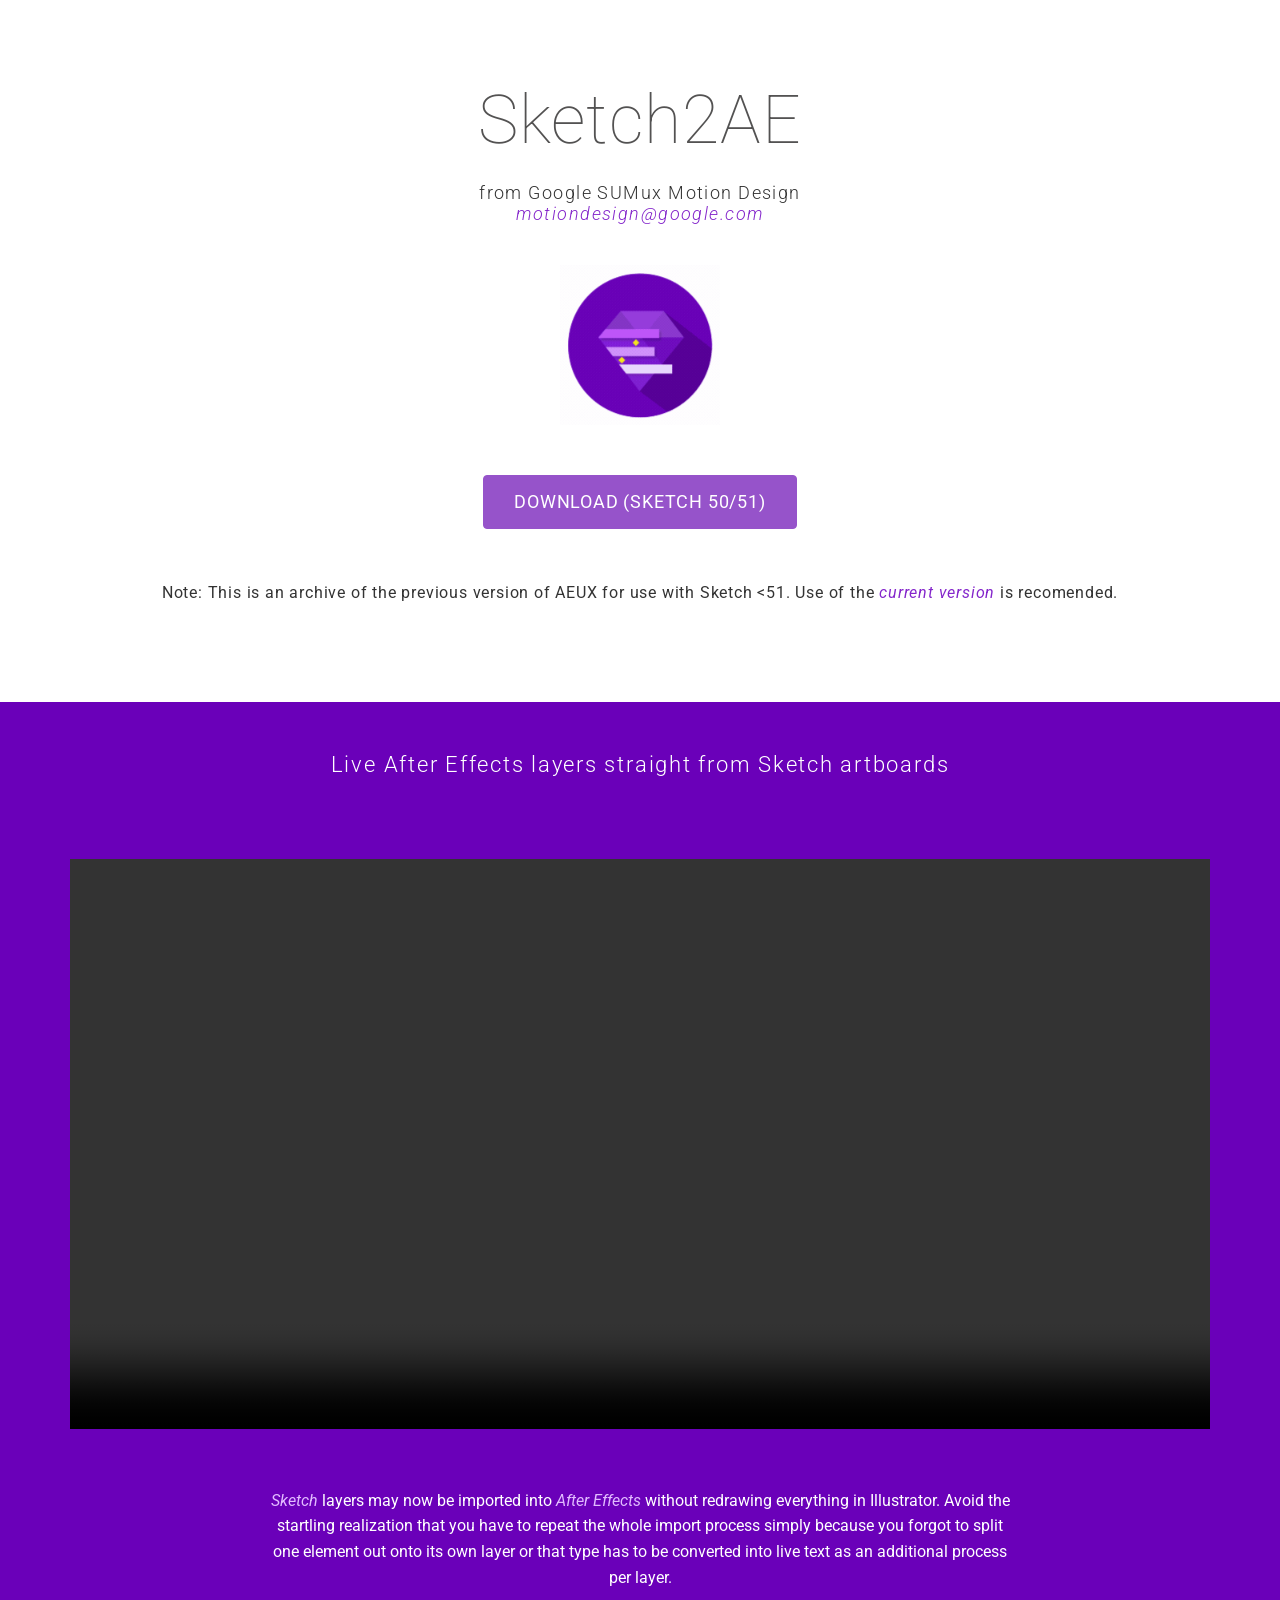
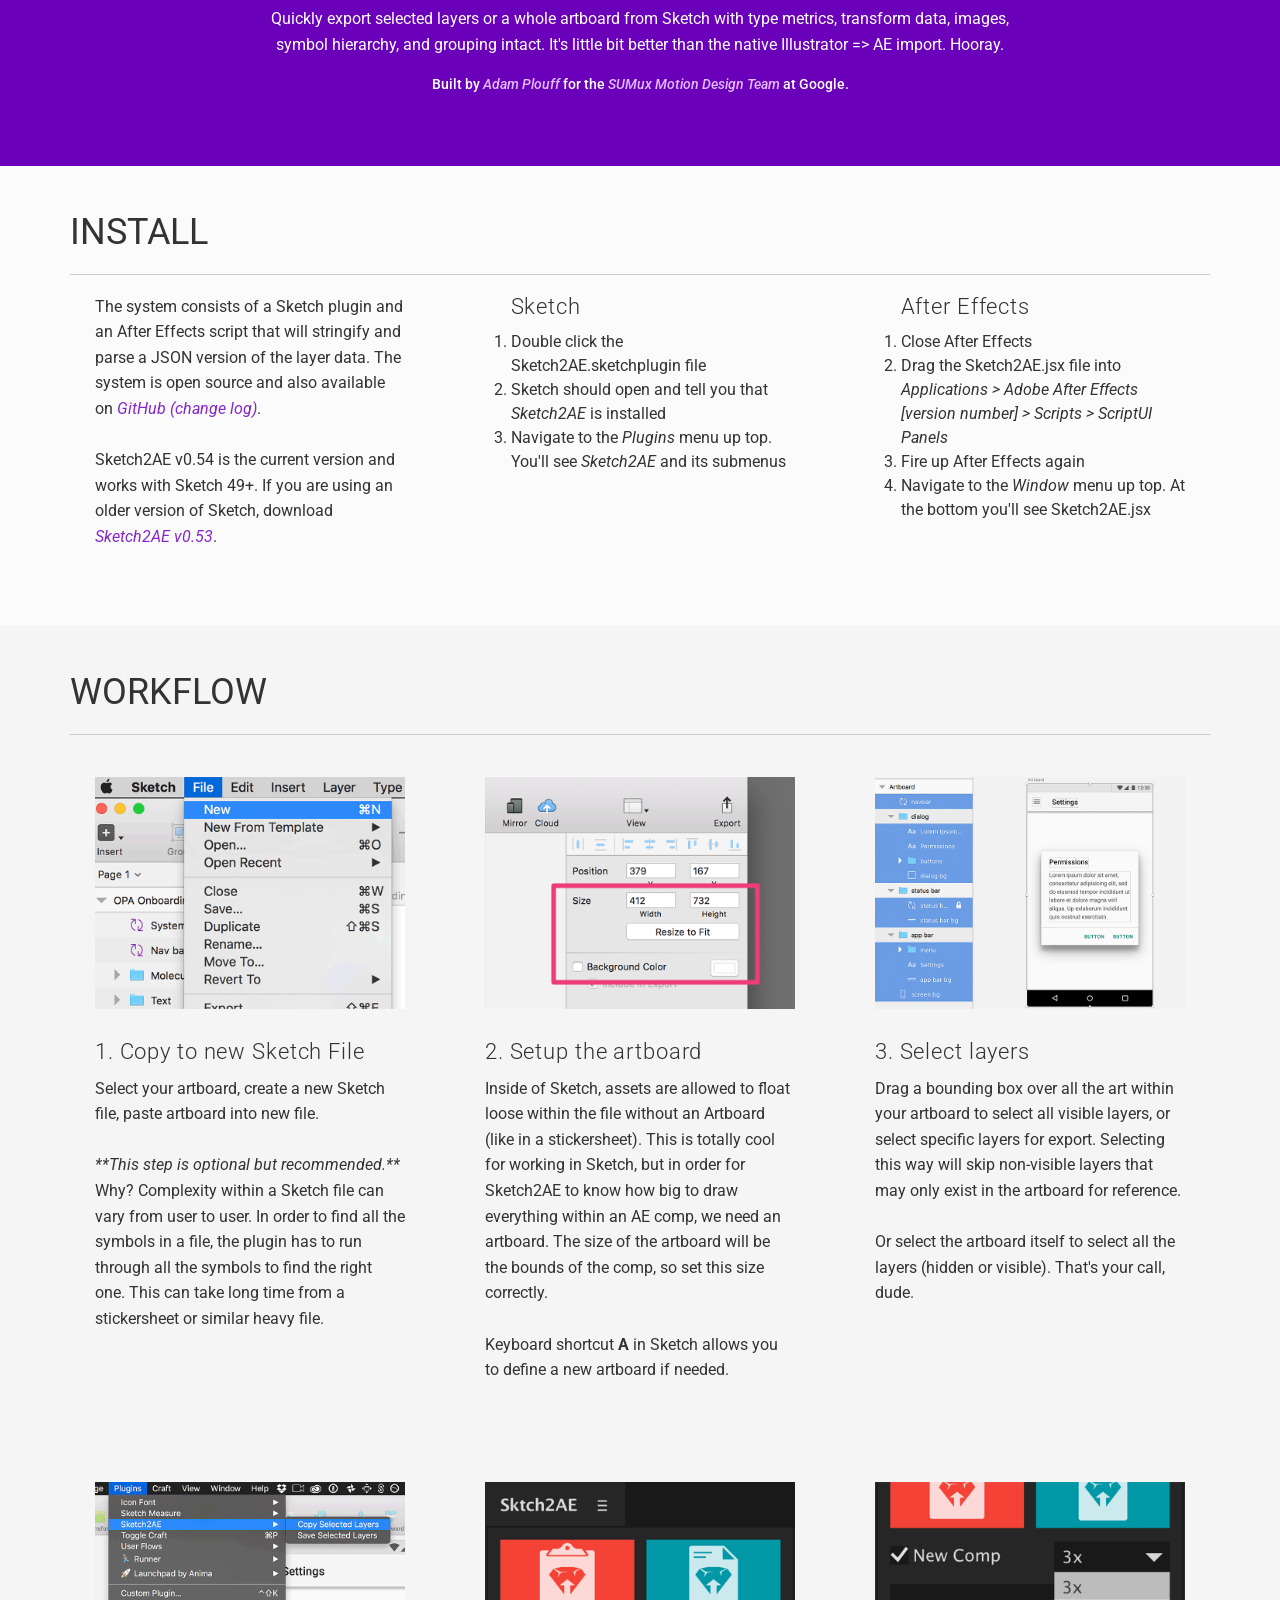
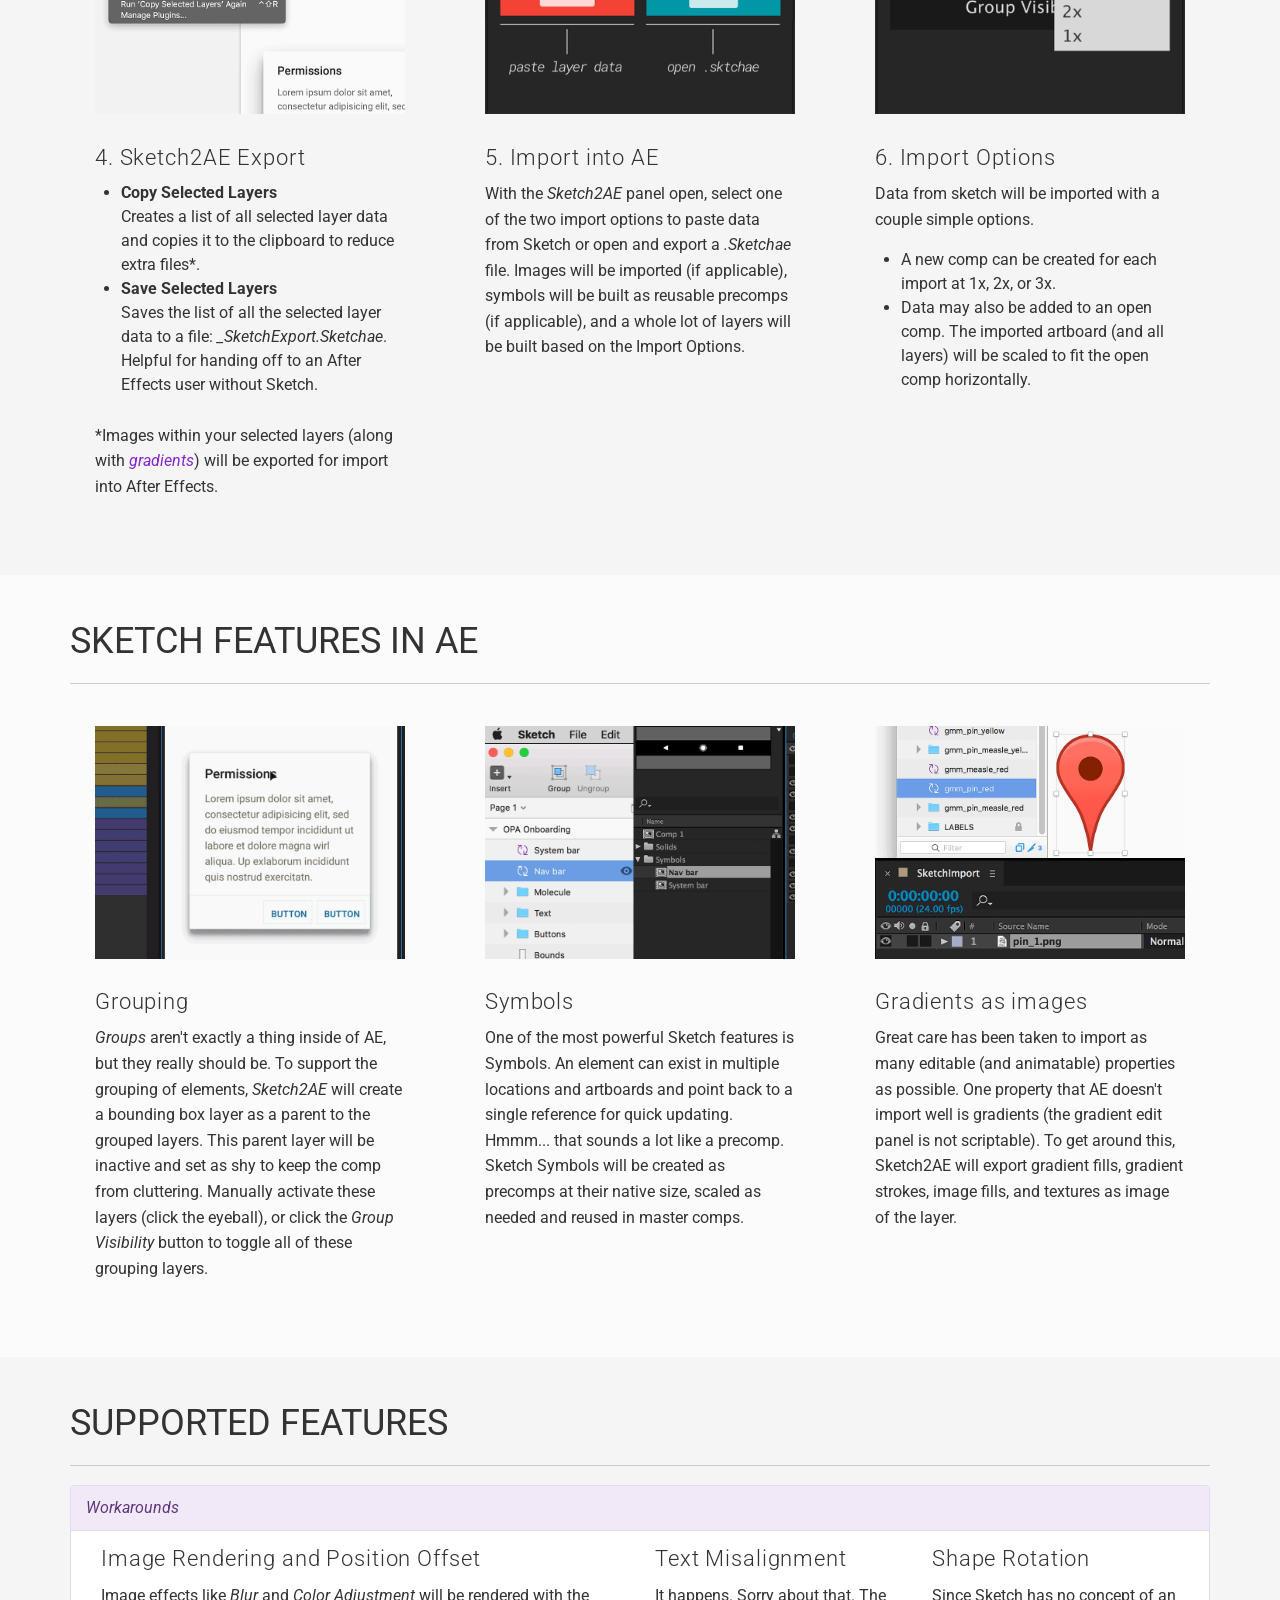
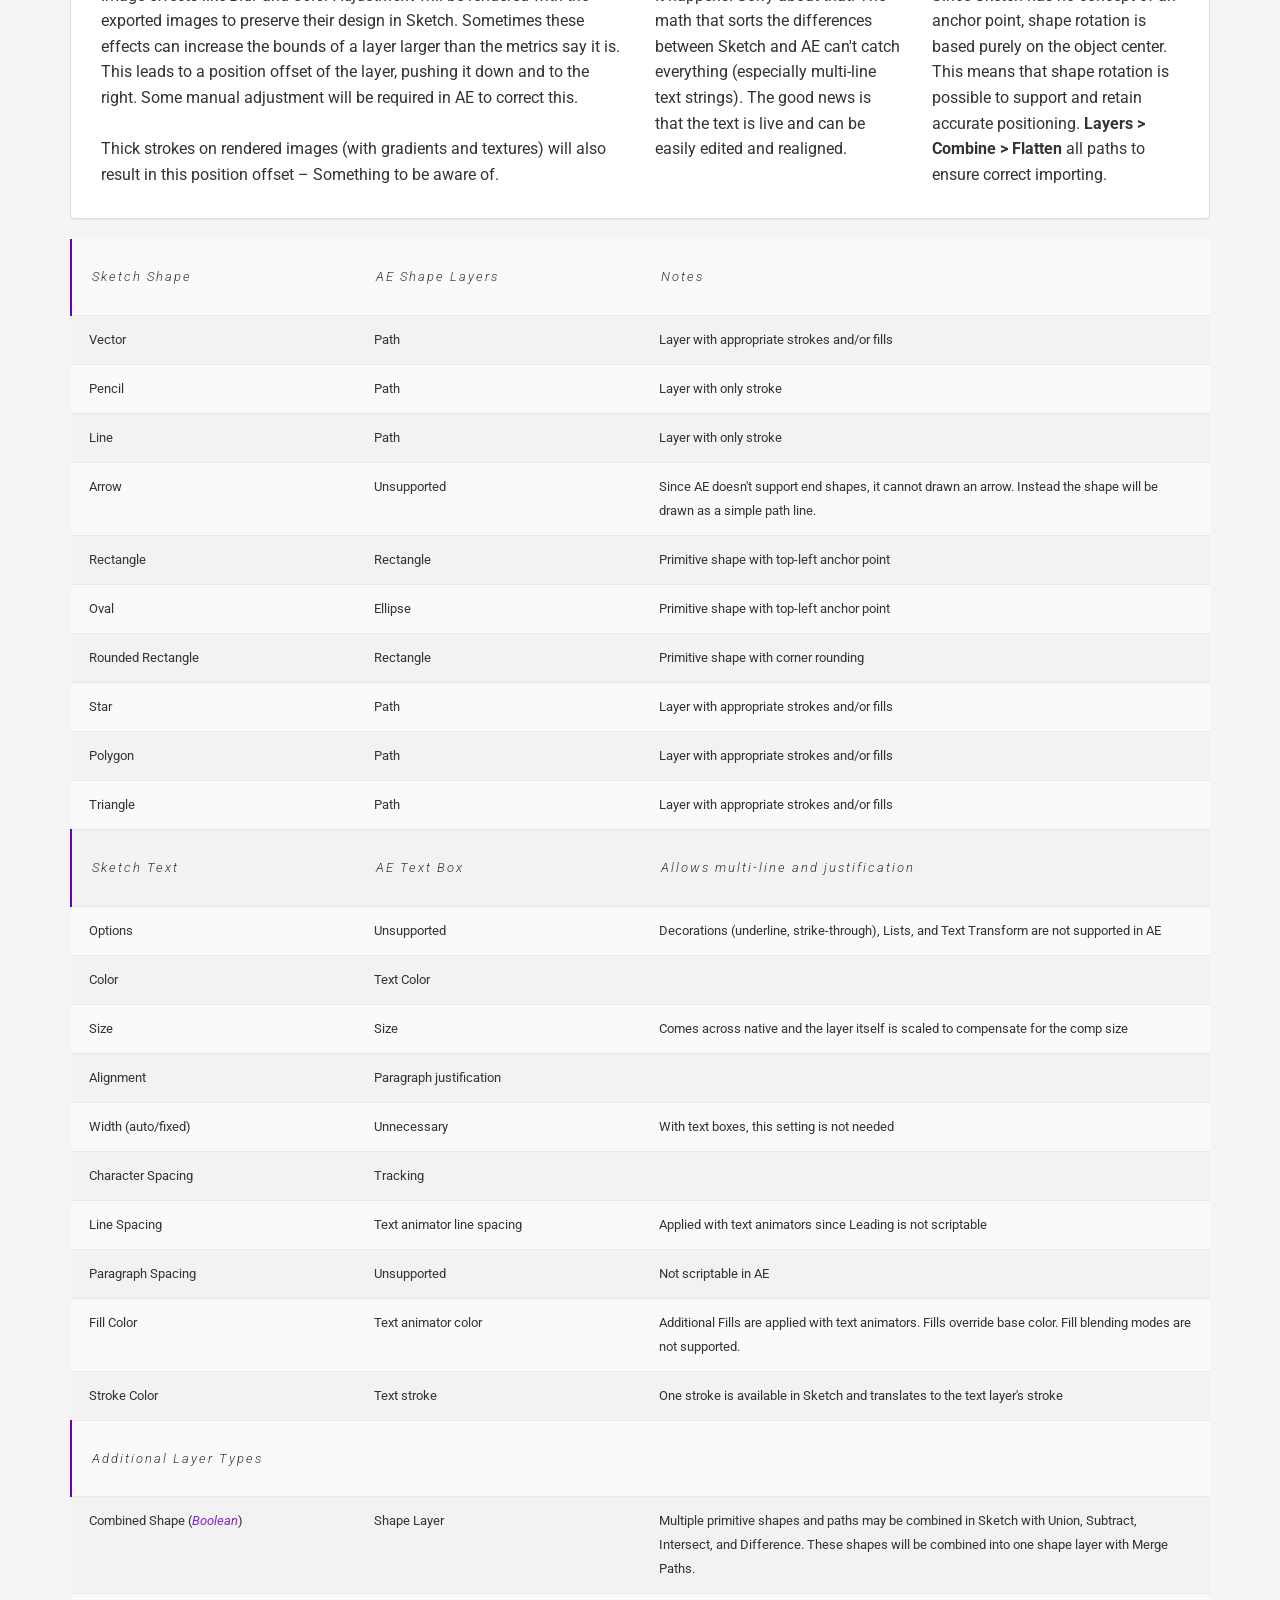
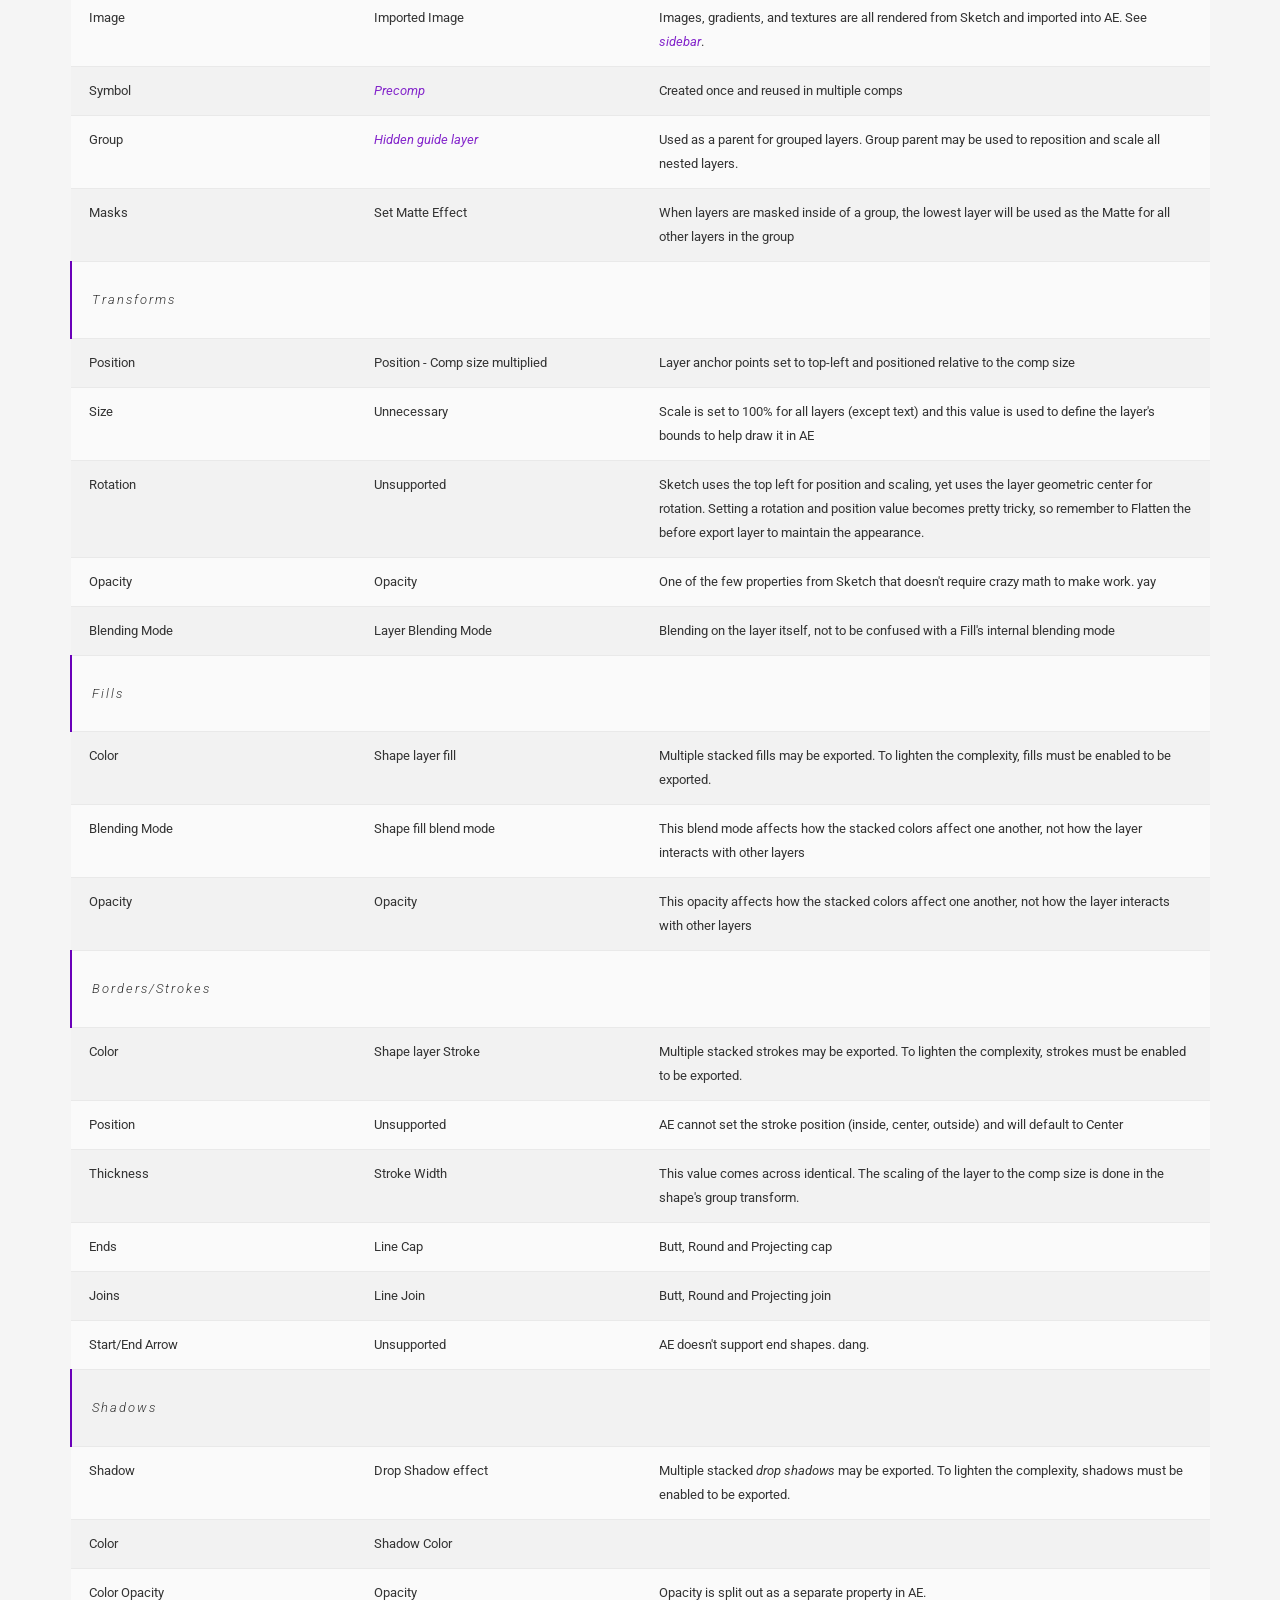
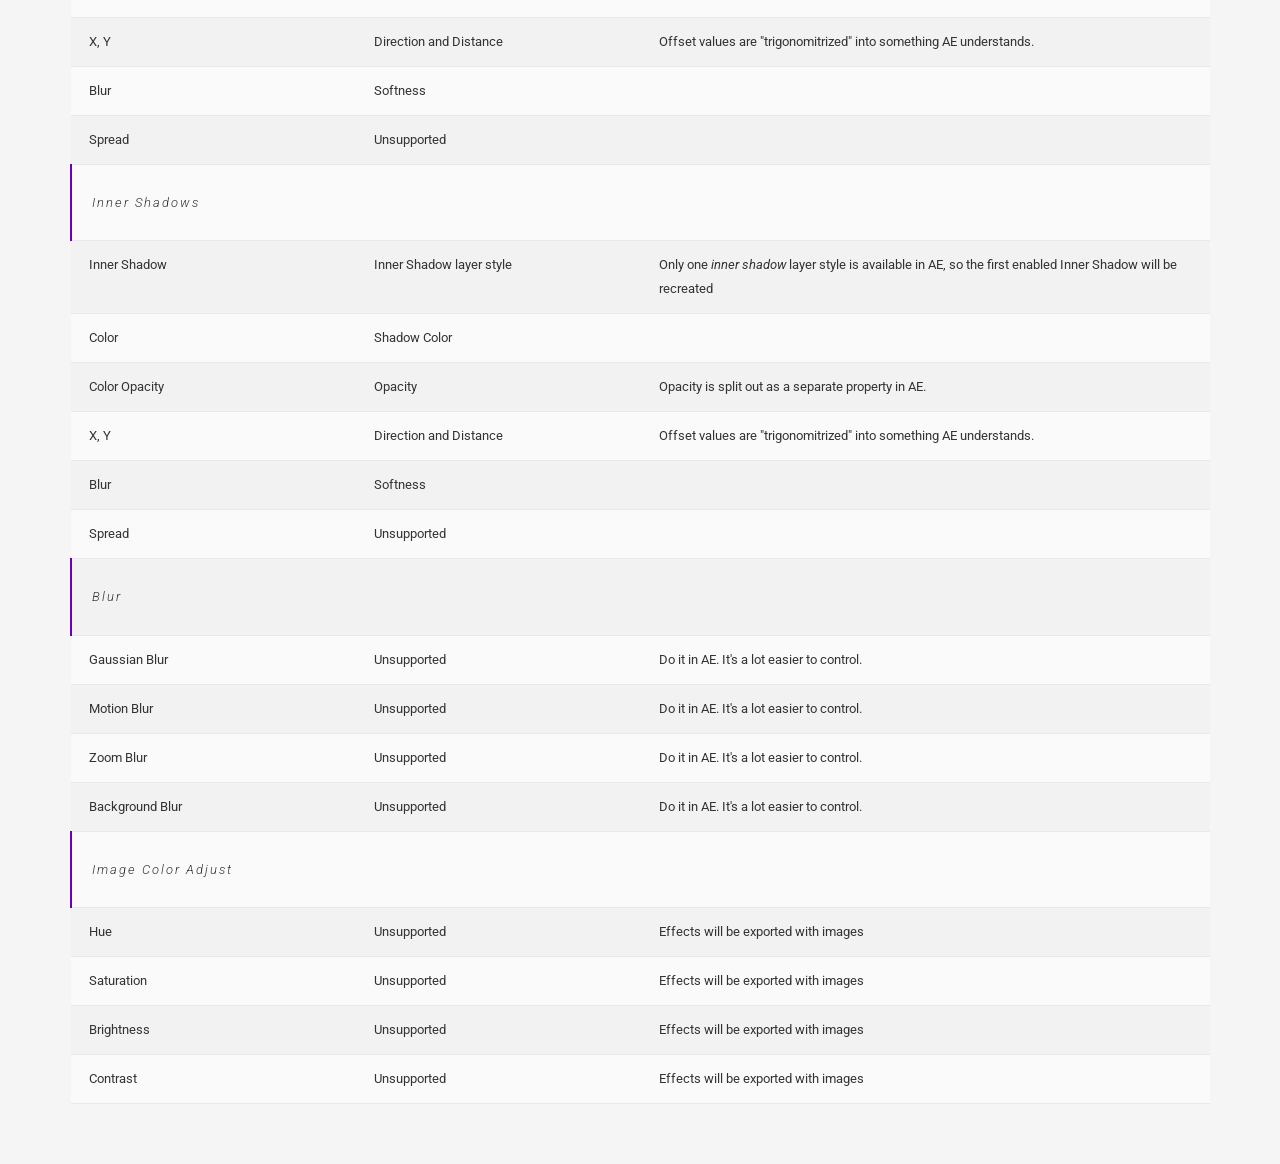
<file: sketch2ae/index.html>
<!DOCTYPE html>
<!-- saved from url=(0026)https://aeux.io/sketch2ae/ -->
<html lang="en"><head><meta http-equiv="Content-Type" content="text/html; charset=UTF-8"><link href="./sketch2ae_files/bootstrap.min.css" rel="stylesheet" type="text/css">
	<link href="./sketch2ae_files/reset.min.css" rel="stylesheet" type="text/css">
	<link href="./sketch2ae_files/type.css" rel="stylesheet" type="text/css">
	<link href="./sketch2ae_files/style.css" rel="stylesheet" type="text/css">
	<link href="./sketch2ae_files/MotionPlayer.css" rel="stylesheet" type="text/css">

	
	<script src="./sketch2ae_files/jquery.min.js"></script>
	<script src="./sketch2ae_files/MotionPlayer.min.js" type="text/javascript"></script>
	<script src="./sketch2ae_files/main.js" type="text/javascript"></script>

	
	<link rel="shortcut icon" href="https://aeux.io/sketch2ae/favicon.ico" type="image/x-icon">
	<link rel="icon" href="https://aeux.io/sketch2ae/favicon.ico" type="image/x-icon">

	
	<meta http-equiv="cache-control" content="no-cache">
	<meta http-equiv="expires" content="-1">
	<meta http-equiv="pragma" content="no-cache">



</head><body style="">
	<header>
		<h1>Sketch2AE</h1>
		<h4 class="about">from Google SUMux Motion Design<br>
		<a href="mailto:motiondesign@google.com">motiondesign@google.com</a></h4>

		<img src="./sketch2ae_files/ae_gif.gif" class="header-img" alt="Sketch2AE" style="width:160px">

		<!-- <div class="about">
			<p>There have been many glitches along the way with each new Sketch update but a major update is in the works, and is now in beta for Sketch 52 users.</p>
		</div> -->
		<a href="../../legacy-download/Sketch2AE_0.54.zip" class="btn btn-lg btn-primary">download (Sketch 50/51)</a>

		<p>
			<br />
			<br />
			Note: This is an archive of the previous version of AEUX for use with Sketch <51. Use of the <a
				href="../guide/download.html">current version</a> is recomended.
		</p>
	</header>


	<div class="band-video">
		<div class="container">
			
			<div class="row section">
				<div class="col-md-12">
					<h3 class="about">Live After Effects layers straight from Sketch artboards</h3>
					<video loop="" controls="" src="./sketch2ae_files/videos/Sketch2AE_demo.mp4" type="IST_Example.mp4" autoplay="true"></video>
				</div>
				<div class="col-md-2"></div>
				<div class="col-md-8">
					
					<p class="text-center">
					<a href="https://www.sketchapp.com/">Sketch</a> layers may now be imported into <a href="http://www.adobe.com/products/aftereffects.html">After Effects</a> without redrawing everything in Illustrator. Avoid the startling realization that you have to repeat the whole import process simply because you forgot to split one element out onto its own layer or that type has to be converted into live text as an additional process per layer.</p>
					<p class="text-center"> Quickly export selected layers or a whole artboard from Sketch with type metrics, transform data, images, symbol hierarchy, and grouping intact. It's little bit better than the native Illustrator =&gt; AE import. Hooray.
					</p>
					<h5 class="text-center">Built by <a href="http://battleaxe.co/">Adam Plouff</a> for the <a href="mailto:motiondesign@google.com">SUMux Motion Design Team</a> at Google.</h5>
				</div>
			</div>
		</div>
	</div>


	<div class="band">
		<div class="container">
			<p class="description" id="install">Install</p>
			<hr>
			<div class="row section">
				<div class="col-md-4">
					<p>
						The system consists of a Sketch plugin and an After Effects script that will stringify and parse a JSON version of the layer data. The system is open source and also available on <a href="https://github.com/google/Sketch2ae">GitHub (change log)</a>. <br><br>
						Sketch2AE v0.54 is the current version and works with Sketch 49+. If you are using an older version of Sketch, download <a href="https://aeux.io/Download/Sketch2AE_0.53.zip">Sketch2AE v0.53</a>.
					</p>
				</div>
				<div class="col-md-4">
					<ol>
							<h3>Sketch</h3>
							<li>Double click the Sketch2AE.sketchplugin file</li>
							<li>Sketch should open and tell you that <i>Sketch2AE</i> is installed</li>
							<li>Navigate to the <i>Plugins</i> menu up top. You'll see <i>Sketch2AE</i> and its submenus</li>
					</ol>
				</div>
				<div class="col-md-4">
					<ol>
							<h3>After Effects</h3>
							<li>Close After Effects</li>
							<li>Drag the Sketch2AE.jsx file into <i>Applications &gt; Adobe After Effects [version number] &gt; Scripts &gt; ScriptUI Panels</i></li>
							<li>Fire up After Effects again</li>
							<li>Navigate to the <i>Window</i> menu up top. At the bottom you'll see Sketch2AE.jsx</li>
					</ol>
				</div>
			</div>
		</div>
	</div>



	<div class="band alt">
		<div class="container">
			<p class="description" id="workflow">Workflow</p>
			<hr>
			
			<div class="row section">
				<div class="col-md-4">
					<img src="./sketch2ae_files/Sketch2AE_New.png">
					<h3 id="copy-new">1. Copy to new Sketch File</h3>
					<p>
					Select your artboard, create a new Sketch file, paste artboard into new file. <br><br><i>**This step is optional but recommended.**</i><br>
					Why? Complexity within a Sketch file can vary from user to user. In order to find all the symbols in a file, the plugin has to run through all the symbols to
					find the right one. This can take long time from a stickersheet or similar heavy file.
					</p>
				</div>
				<div class="col-md-4">
					<img src="./sketch2ae_files/Sketch2AE_Artboard.png">
					<h3 id="setup">2. Setup the artboard</h3>
					<p>
					Inside of Sketch, assets are allowed to float loose within the file without an Artboard (like in a stickersheet).
					This is totally cool for working in Sketch, but in order for Sketch2AE to know how big to draw everything within
					an AE comp, we need an artboard. The size of the artboard will be the bounds of the comp, so set this
					size correctly.
					<br><br>
					Keyboard shortcut <b>A</b> in Sketch allows you to define a new artboard if needed.
					</p>
				</div>

				<div class="col-md-4">
					<img src="./sketch2ae_files/Sketch2AE_Select.png">
					<h3 id="select">3. Select layers</h3>
					<p>
					Drag a bounding box over all the art within your artboard to select all visible layers, or select specific layers for export.
					Selecting this way will skip non-visible layers that may only exist in the artboard for reference.
					<br><br>
					Or select the artboard itself to select all the layers (hidden or visible). That's your call, dude.
					</p>
				</div>
			</div>
			<div class="row section">
				<div class="col-md-4">
					<img src="./sketch2ae_files/Sketch2AE_export.png">
					<h3 id="export">4. Sketch2AE Export</h3>
					<ul>
						<li>
						<b>Copy Selected Layers</b><br>
						Creates a list of all selected layer data and copies it to the clipboard to reduce extra files*.
						</li>
						<li>
						<b>Save Selected Layers</b><br>
						Saves the list of all the selected layer data to a file: <i>_SketchExport.Sketchae</i>. Helpful for handing
						off to an After Effects user without Sketch.
						</li>
					</ul>
					<p>*Images within your selected layers (along with <a href="https://aeux.io/sketch2ae/#gradient">gradients</a>) will be exported for import into After Effects.</p>
				</div>

				<div class="col-md-4">
					<img src="./sketch2ae_files/Sketch2AE_import.png">
					<h3 id="import">5. Import into AE</h3>
					<p>
					With the <i>Sketch2AE</i> panel open, select one of the two import options to paste data from Sketch or open and export a
					<i>.Sketchae</i> file. Images will be imported (if applicable), symbols will be built as reusable precomps (if applicable),
					and a whole lot of layers will be built based on the Import Options.
					</p>
				</div>

				<div class="col-md-4">
					<img src="./sketch2ae_files/Sketch2AE_newComp.png">
					<h3 id="import-options">6. Import Options</h3>
					<p>
					Data from sketch will be imported with a couple simple options.
					</p>
					<ul>
						<li>
						A new comp can be created for each import at 1x, 2x, or 3x.
						</li>
						<li>
						Data may also be added to an open comp. The imported artboard (and all layers) will be scaled to fit the open comp horizontally.
						</li>
					</ul>
				</div>
			</div>

		</div>
	</div>


	<div class="band">
		<div class="container">
			<p class="description" id="sketch-features">SKETCH FEATURES in AE</p>
			<hr>
			<div class="row section">
				<div class="col-md-4">
					<img src="./sketch2ae_files/Sketch2AE_Grouping.gif">
					<h3 id="grouping">Grouping</h3>
					<p>
					<i>Groups</i> aren't exactly a thing inside of AE, but they really should be. To support the grouping of elements, <i>Sketch2AE</i> will create a bounding box layer as a parent to the grouped layers. This parent layer will be inactive and set as shy to keep the comp from cluttering. Manually activate these layers (click the eyeball), or click the <i>Group Visibility</i> button to toggle all of these grouping layers.
					</p>
				</div>
				<div class="col-md-4">
					<img src="./sketch2ae_files/Sketch2AE_Symbols.png">
					<h3 id="symbol">Symbols</h3>
					<p>
					One of the most powerful Sketch features is Symbols. An element can exist in multiple locations and artboards and point back to a single reference for quick updating. Hmmm... that sounds a lot like a precomp.
					Sketch Symbols will be created as precomps at their native size, scaled as needed and reused in master comps.
					</p>
				</div>
				<div class="col-md-4">
					<img src="./sketch2ae_files/Sketch2AE_Gradients.png">
					<h3 id="gradient">Gradients as images</h3>
					<p>
					Great care has been taken to import as many editable (and animatable) properties as possible. One property that AE doesn't import well is gradients (the gradient edit panel is not scriptable). To get around this, Sketch2AE will export gradient fills, gradient strokes, image fills, and textures as image of the layer.
					</p>
				</div>
			</div>

		</div>
	</div>


	<div class="band alt">
		<div class="container">
			<p class="description" id="supported-features">Supported Features</p>
			<hr>
			<div class="panel panel-info">
				<div class="panel-heading" id="workarounds">Workarounds</div>
			  <div class="panel-body">
					<div class="col-md-6">
						<h3 id="image-rendering">Image Rendering and Position Offset</h3>
						<p>
							Image effects like <i>Blur</i> and <i>Color Adjustment</i> will be rendered with the exported images to preserve their design in Sketch. Sometimes these effects can increase the bounds of a layer larger than the metrics say it is. This leads to a position offset of the layer, pushing it down and to the right. Some manual adjustment will be required in AE to correct this. <br><br>
							Thick strokes on rendered images (with gradients and textures) will also result in this position offset – Something to be aware of.
						</p>
					</div>
					<div class="col-md-3">
						<h3 id="text-misalignment">Text Misalignment</h3>
						<p>
							It happens. Sorry about that. The math that sorts the differences between Sketch and AE can't catch everything (especially multi-line text strings). The good news is that the text is live and can be easily edited and realigned.
						</p>
					</div>
					<div class="col-md-3">
						<h3 id="shape-rotation">Shape Rotation</h3>
						<p>
							Since Sketch has no concept of an anchor point, shape rotation is based purely on the object center. This means that shape rotation is possible to support and retain accurate positioning. <b>Layers &gt; Combine &gt; Flatten</b> all paths to ensure correct importing.
						</p>
					</div>
			  </div>
				

			</div>
			<div class="row section">
				<div class="col-md-12">
					<table style="width:100%">
						<tbody><tr class="group">
							<th width="25%">Sketch Shape</th>
							<th width="25%">AE Shape Layers</th>
							<th>Notes</th>
							</tr>
							<tr>
								<td>Vector</td>
								<td>Path</td>
								<td>Layer with appropriate strokes and/or fills</td>
							</tr>
							<tr>
								<td>Pencil</td>
								<td>Path</td>
								<td>Layer with only stroke</td>
							</tr>
							<tr>
								<td>Line</td>
								<td>Path</td>
								<td>Layer with only stroke</td>
							</tr>
							<tr>
								<td>Arrow</td>
								<td>Unsupported</td>
								<td>Since AE doesn't support end shapes, it cannot drawn an arrow. Instead the shape will be drawn as a simple path line.</td>
							</tr>
							<tr>
								<td>Rectangle</td>
								<td>Rectangle</td>
								<td>Primitive shape with top-left anchor point</td>
							</tr>
							<tr>
								<td>Oval</td>
								<td>Ellipse</td>
								<td>Primitive shape with top-left anchor point</td>
							</tr>
							<tr>
								<td>Rounded Rectangle</td>
								<td>Rectangle</td>
								<td>Primitive shape with corner rounding</td>
							</tr>
							<tr>
								<td>Star</td>
								<td>Path</td>
								<td>Layer with appropriate strokes and/or fills</td>
							</tr>
							<tr>
								<td>Polygon</td>
								<td>Path</td>
								<td>Layer with appropriate strokes and/or fills</td>
							</tr>
							<tr>
								<td>Triangle</td>
								<td>Path</td>
								<td>Layer with appropriate strokes and/or fills</td>
							</tr>
						<tr class="group"><th>Sketch Text</th>
							<th>AE Text Box</th>
							<th>Allows multi-line and justification</th>
							</tr><tr>
								<td>Options</td>
								<td>Unsupported</td>
								<td>Decorations (underline, strike-through), Lists, and Text Transform are not supported in AE</td>
							</tr>
							<tr>
								<td>Color</td>
								<td>Text Color</td>
								<td></td>
							</tr>
							<tr>
								<td>Size</td>
								<td>Size</td>
								<td>Comes across native and the layer itself is scaled to compensate for the comp size</td>
							</tr>
							<tr>
								<td>Alignment</td>
								<td>Paragraph justification</td>
								<td></td>
							</tr>
							<tr>
								<td>Width (auto/fixed)</td>
								<td>Unnecessary</td>
								<td>With text boxes, this setting is not needed</td>
							</tr>
							<tr>
								<td>Character Spacing</td>
								<td>Tracking</td>
								<td></td>
							</tr>
							<tr>
								<td>Line Spacing</td>
								<td>Text animator line spacing</td>
								<td>Applied with text animators since Leading is not scriptable</td>
							</tr>
							<tr>
								<td>Paragraph Spacing</td>
								<td>Unsupported</td>
								<td>Not scriptable in AE</td>
							</tr>
							<tr>
								<td>Fill Color</td>
								<td>Text animator color</td>
								<td>Additional Fills are applied with text animators. Fills override base color. Fill blending modes are not supported.</td>
							</tr>
							<tr>
								<td>Stroke Color</td>
								<td>Text stroke</td>
								<td>One stroke is available in Sketch and translates to the text layer's stroke</td>
							</tr>
						<tr class="group"><th colspan="3">Additional Layer Types</th></tr>
							<tr>
								<td>Combined Shape (<a href="https://www.sketchapp.com/learn/documentation/shapes/boolean-operations/">Boolean</a>)</td>
								<td>Shape Layer</td>
								<td>Multiple primitive shapes and paths may be combined in Sketch with Union, Subtract, Intersect, and Difference. These shapes will be combined into one shape layer with Merge Paths.</td>
							</tr>
							<tr>
								<td>Image</td>
								<td>Imported Image</td>
								<td>Images, gradients, and textures are all rendered from Sketch and imported into AE. See <a href="https://aeux.io/sketch2ae/#imageRendering">sidebar</a>.</td>
							</tr>
							<tr>
								<td>Symbol</td>
								<td><a href="https://aeux.io/sketch2ae/#symbol">Precomp</a></td>
								<td>Created once and reused in multiple comps</td>
							</tr>
							<tr>
								<td>Group</td>
								<td><a href="https://aeux.io/sketch2ae/#grouping">Hidden guide layer</a></td>
								<td>Used as a parent for grouped layers. Group parent may be used to reposition and scale all nested layers.</td>
							</tr>
							<tr>
								<td>Masks</td>
								<td>Set Matte Effect</td>
								<td>When layers are masked inside of a group, the lowest layer will be used as the Matte for all other layers in the group</td>
							</tr>
						<tr class="group"><th colspan="3">Transforms</th></tr>
							<tr>
								<td>Position</td>
								<td>Position - Comp size multiplied</td>
								<td>Layer anchor points set to top-left and positioned relative to the comp size</td>
							</tr>
							<tr>
								<td>Size</td>
								<td>Unnecessary</td>
								<td>Scale is set to 100% for all layers (except text) and this value is used to define the layer's bounds to help draw it in AE</td>
							</tr>
							<tr>
								<td>Rotation</td>
								<td>Unsupported</td>
								<td>Sketch uses the top left for position and scaling, yet uses the layer geometric center for rotation. Setting a rotation and position value becomes pretty tricky, so remember to Flatten the before export layer to maintain the appearance.</td>
							</tr>
							<tr>
								<td>Opacity</td>
								<td>Opacity</td>
								<td>One of the few properties from Sketch that doesn't require crazy math to make work. yay</td>
							</tr>
							<tr>
								<td>Blending Mode</td>
								<td>Layer Blending Mode</td>
								<td>Blending on the layer itself, not to be confused with a Fill's internal blending mode</td>
							</tr>
						<tr class="group"><th colspan="3">Fills</th>
							</tr>
							<tr>
								<td>Color</td>
								<td>Shape layer fill</td>
								<td>Multiple stacked fills may be exported. To lighten the complexity, fills must be enabled to be exported.</td>
							</tr>
							<tr>
								<td>Blending Mode</td>
								<td>Shape fill blend mode</td>
								<td>This blend mode affects how the stacked colors affect one another, not how the layer interacts with other layers</td>
							</tr>
							<tr>
								<td>Opacity</td>
								<td>Opacity</td>
								<td>This opacity affects how the stacked colors affect one another, not how the layer interacts with other layers</td>
							</tr>
						<tr class="group"><th colspan="3">Borders/Strokes</th>
							</tr>
							<tr>
								<td>Color</td>
								<td>Shape layer Stroke</td>
								<td>Multiple stacked strokes may be exported. To lighten the complexity, strokes must be enabled to be exported.</td>
							</tr>
							<tr>
								<td>Position</td>
								<td>Unsupported</td>
								<td>AE cannot set the stroke position (inside, center, outside) and will default to Center</td>
							</tr>
							<tr>
								<td>Thickness</td>
								<td>Stroke Width</td>
								<td>This value comes across identical. The scaling of the layer to the comp size is done in the shape's group transform.</td>
							</tr>
							<tr>
								<td>Ends</td>
								<td>Line Cap</td>
								<td>Butt, Round and Projecting cap</td>
							</tr>
							<tr>
								<td>Joins</td>
								<td>Line Join</td>
								<td>Butt, Round and Projecting join</td>
							</tr>
							<tr>
								<td>Start/End Arrow</td>
								<td>Unsupported</td>
								<td>AE doesn't support end shapes. dang.</td>
							</tr>
						<tr class="group"><th colspan="3">Shadows</th>
							</tr>
							<tr>
								<td>Shadow</td>
								<td>Drop Shadow effect</td>
								<td>Multiple stacked <i>drop shadows</i> may be exported. To lighten the complexity, shadows must be enabled to be exported.</td>
							</tr>
							<tr>
								<td>Color</td>
								<td>Shadow Color</td>
								<td></td>
							</tr>
							<tr>
								<td>Color Opacity</td>
								<td>Opacity</td>
								<td>Opacity is split out as a separate property in AE.</td>
							</tr>
							<tr>
								<td>X, Y</td>
								<td>Direction and Distance</td>
								<td>Offset values are "trigonomitrized" into something AE understands.</td>
							</tr>
							<tr>
								<td>Blur</td>
								<td>Softness</td>
								<td></td>
							</tr>
							<tr>
								<td>Spread</td>
								<td>Unsupported</td>
								<td></td>
							</tr>
						<tr class="group"><th colspan="3">Inner Shadows</th>
							</tr>
							<tr>
								<td>Inner Shadow</td>
								<td>Inner Shadow layer style</td>
								<td>Only one <i>inner shadow</i> layer style is available in AE, so the first enabled Inner Shadow will be recreated</td>
							</tr>
							<tr>
								<td>Color</td>
								<td>Shadow Color</td>
								<td></td>
							</tr>
							<tr>
								<td>Color Opacity</td>
								<td>Opacity</td>
								<td>Opacity is split out as a separate property in AE.</td>
							</tr>
							<tr>
								<td>X, Y</td>
								<td>Direction and Distance</td>
								<td>Offset values are "trigonomitrized" into something AE understands.</td>
							</tr>
							<tr>
								<td>Blur</td>
								<td>Softness</td>
								<td></td>
							</tr>
							<tr>
								<td>Spread</td>
								<td>Unsupported</td>
								<td></td>
							</tr>
						<tr class="group"><th colspan="3">Blur</th>
							</tr>
							<tr>
								<td>Gaussian Blur</td>
								<td>Unsupported</td>
								<td>Do it in AE. It's a lot easier to control.</td>
							</tr>
							<tr>
								<td>Motion Blur</td>
								<td>Unsupported</td>
								<td>Do it in AE. It's a lot easier to control.</td>
							</tr>
							<tr>
								<td>Zoom Blur</td>
								<td>Unsupported</td>
								<td>Do it in AE. It's a lot easier to control.</td>
							</tr>
							<tr>
								<td>Background Blur</td>
								<td>Unsupported</td>
								<td>Do it in AE. It's a lot easier to control.</td>
							</tr>
						<tr class="group"><th colspan="3">Image Color Adjust</th>
							</tr>
							<tr>
								<td>Hue</td>
								<td>Unsupported</td>
								<td>Effects will be exported with images</td>
							</tr>
							<tr>
								<td>Saturation</td>
								<td>Unsupported</td>
								<td>Effects will be exported with images</td>
							</tr>
							<tr>
								<td>Brightness</td>
								<td>Unsupported</td>
								<td>Effects will be exported with images</td>
							</tr>
							<tr>
								<td>Contrast</td>
								<td>Unsupported</td>
								<td>Effects will be exported with images</td>
							</tr>
					</tbody></table>
				</div>
			</div>

		</div>
	</div>






	
	<meta http-equiv="cache-control" content="no-cache">
	<meta http-equiv="expires" content="-1">
	<meta http-equiv="pragma" content="no-cache">


</body></html>
</file>
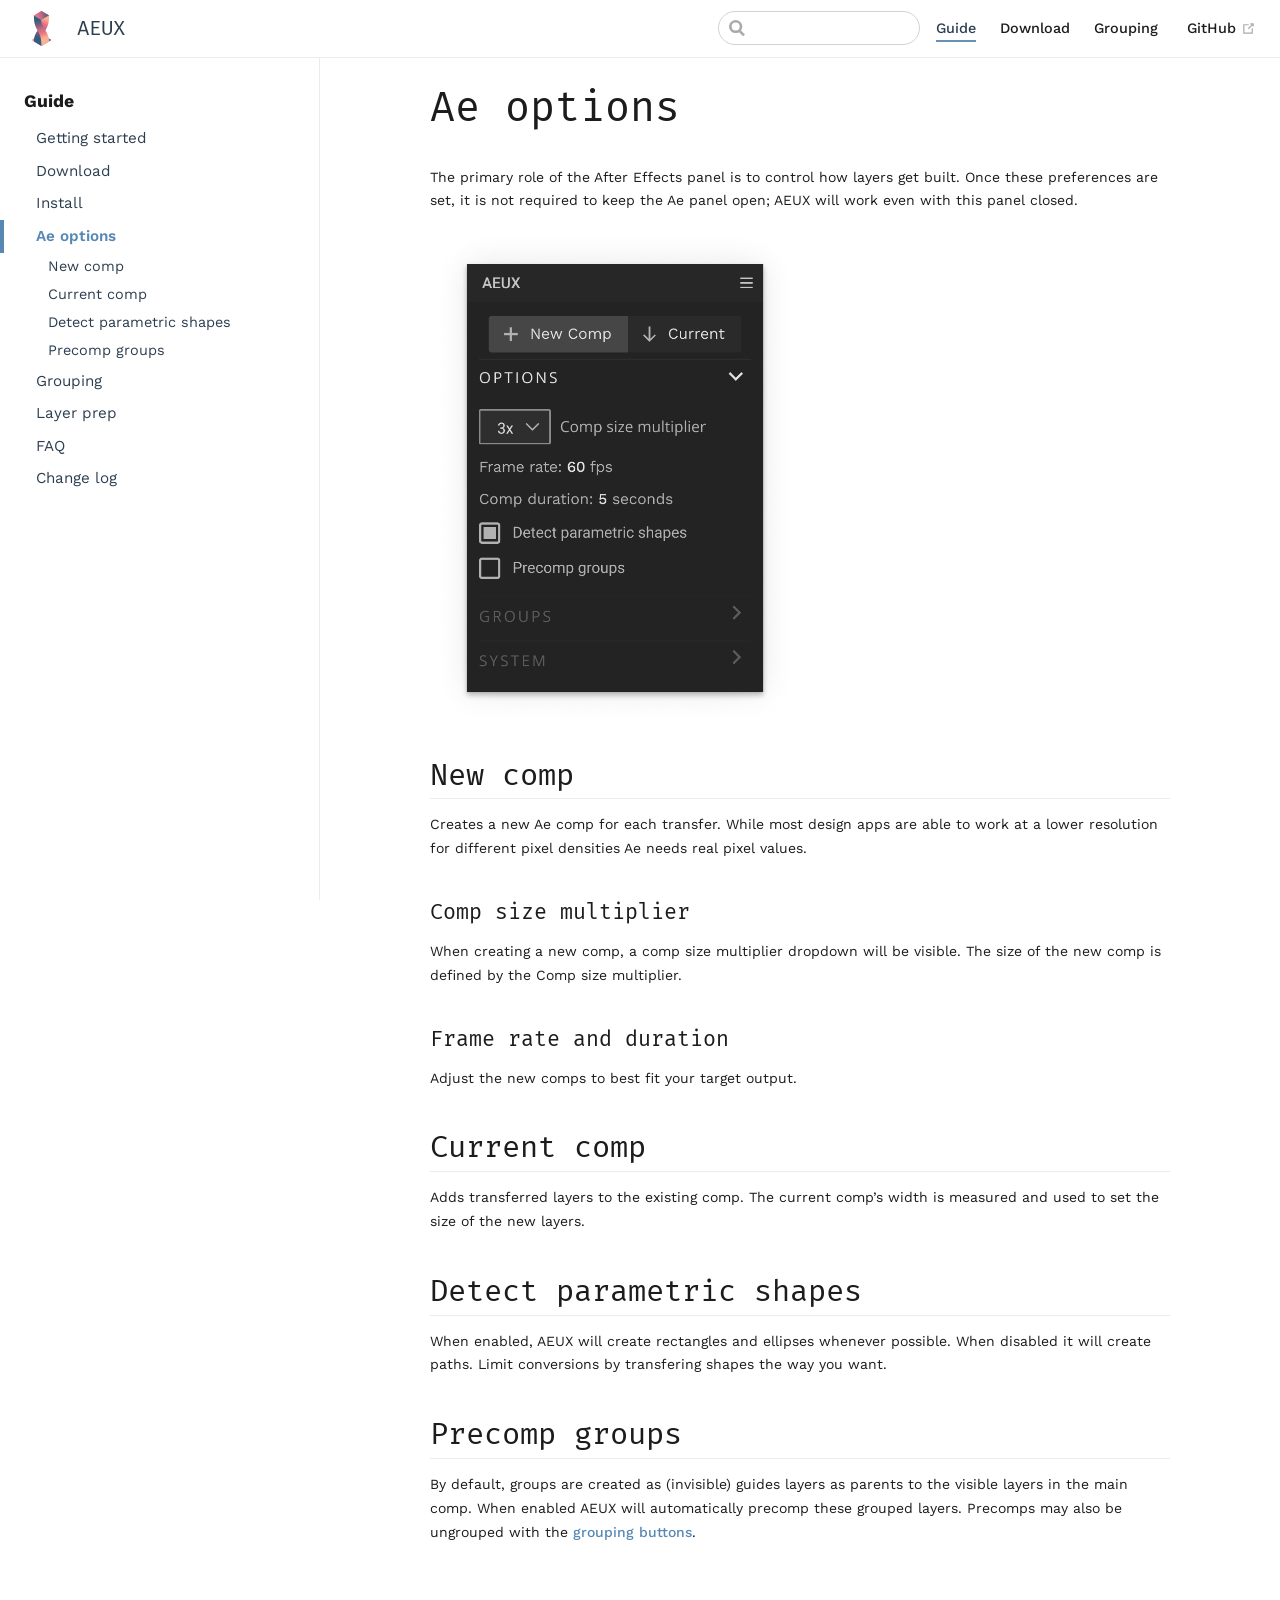
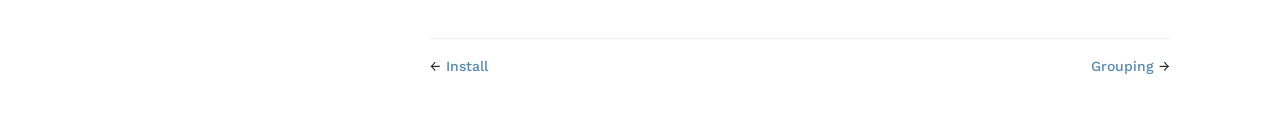
<file: guide/ae-options.html>
<!DOCTYPE html>
<html lang="en-US">
  <head>
    <meta charset="utf-8">
    <meta name="viewport" content="width=device-width,initial-scale=1">
    <title>Ae options | AEUX</title>
    <meta name="generator" content="VuePress 1.5.2">
    
    <meta name="description" content="Transfer visual design layers to After Effects from Figma and Sketch">
    <meta name="theme-color" content="#5688B3">
    <meta name="apple-mobile-web-app-capable" content="yes">
    <meta name="apple-mobile-web-app-status-bar-style" content="black">
    <link rel="preload" href="/assets/css/0.styles.7ccc05a6.css" as="style"><link rel="preload" href="/assets/js/app.0e541cc9.js" as="script"><link rel="preload" href="/assets/js/10.c951f324.js" as="script"><link rel="preload" href="/assets/js/1.188eeb82.js" as="script"><link rel="preload" href="/assets/js/13.20a2b5de.js" as="script"><link rel="prefetch" href="/assets/js/11.64196103.js"><link rel="prefetch" href="/assets/js/12.49379f99.js"><link rel="prefetch" href="/assets/js/14.9a8e35f3.js"><link rel="prefetch" href="/assets/js/15.118eef13.js"><link rel="prefetch" href="/assets/js/16.0d7b536e.js"><link rel="prefetch" href="/assets/js/17.848d8a51.js"><link rel="prefetch" href="/assets/js/18.2d7fe9aa.js"><link rel="prefetch" href="/assets/js/19.408f8f2b.js"><link rel="prefetch" href="/assets/js/3.5978e63e.js"><link rel="prefetch" href="/assets/js/4.bf169235.js"><link rel="prefetch" href="/assets/js/5.2d33f8a7.js"><link rel="prefetch" href="/assets/js/6.2186c81d.js"><link rel="prefetch" href="/assets/js/7.a16623b3.js"><link rel="prefetch" href="/assets/js/8.9c554ab7.js"><link rel="prefetch" href="/assets/js/9.ff63b064.js">
    <link rel="stylesheet" href="/assets/css/0.styles.7ccc05a6.css">
  </head>
  <body>
    <div id="app" data-server-rendered="true"><div class="theme-container"><header class="navbar"><div class="sidebar-button"><svg xmlns="http://www.w3.org/2000/svg" aria-hidden="true" role="img" viewBox="0 0 448 512" class="icon"><path fill="currentColor" d="M436 124H12c-6.627 0-12-5.373-12-12V80c0-6.627 5.373-12 12-12h424c6.627 0 12 5.373 12 12v32c0 6.627-5.373 12-12 12zm0 160H12c-6.627 0-12-5.373-12-12v-32c0-6.627 5.373-12 12-12h424c6.627 0 12 5.373 12 12v32c0 6.627-5.373 12-12 12zm0 160H12c-6.627 0-12-5.373-12-12v-32c0-6.627 5.373-12 12-12h424c6.627 0 12 5.373 12 12v32c0 6.627-5.373 12-12 12z"></path></svg></div> <a href="/" class="home-link router-link-active"><img src="/aeux.svg" alt="AEUX" class="logo"> <span class="site-name can-hide">AEUX</span></a> <div class="links"><div class="search-box"><input aria-label="Search" autocomplete="off" spellcheck="false" value=""> <!----></div> <nav class="nav-links can-hide"><div class="nav-item"><a href="/guide/" class="nav-link router-link-active">
  Guide
</a></div><div class="nav-item"><a href="/guide/download/" class="nav-link">
  Download
</a></div><div class="nav-item"><a href="/guide/grouping/" class="nav-link">
  Grouping
</a></div> <a href="https://github.com/google/sketch2ae/" target="_blank" rel="noopener noreferrer" class="repo-link">
    GitHub
    <svg xmlns="http://www.w3.org/2000/svg" aria-hidden="true" x="0px" y="0px" viewBox="0 0 100 100" width="15" height="15" class="icon outbound"><path fill="currentColor" d="M18.8,85.1h56l0,0c2.2,0,4-1.8,4-4v-32h-8v28h-48v-48h28v-8h-32l0,0c-2.2,0-4,1.8-4,4v56C14.8,83.3,16.6,85.1,18.8,85.1z"></path> <polygon fill="currentColor" points="45.7,48.7 51.3,54.3 77.2,28.5 77.2,37.2 85.2,37.2 85.2,14.9 62.8,14.9 62.8,22.9 71.5,22.9"></polygon></svg></a></nav></div></header> <div class="sidebar-mask"></div> <aside class="sidebar"><nav class="nav-links"><div class="nav-item"><a href="/guide/" class="nav-link router-link-active">
  Guide
</a></div><div class="nav-item"><a href="/guide/download/" class="nav-link">
  Download
</a></div><div class="nav-item"><a href="/guide/grouping/" class="nav-link">
  Grouping
</a></div> <a href="https://github.com/google/sketch2ae/" target="_blank" rel="noopener noreferrer" class="repo-link">
    GitHub
    <svg xmlns="http://www.w3.org/2000/svg" aria-hidden="true" x="0px" y="0px" viewBox="0 0 100 100" width="15" height="15" class="icon outbound"><path fill="currentColor" d="M18.8,85.1h56l0,0c2.2,0,4-1.8,4-4v-32h-8v28h-48v-48h28v-8h-32l0,0c-2.2,0-4,1.8-4,4v56C14.8,83.3,16.6,85.1,18.8,85.1z"></path> <polygon fill="currentColor" points="45.7,48.7 51.3,54.3 77.2,28.5 77.2,37.2 85.2,37.2 85.2,14.9 62.8,14.9 62.8,22.9 71.5,22.9"></polygon></svg></a></nav>  <ul class="sidebar-links"><li><section class="sidebar-group depth-0"><p class="sidebar-heading open"><span>Guide</span> <!----></p> <ul class="sidebar-links sidebar-group-items"><li><a href="/guide/" aria-current="page" class="sidebar-link">Getting started</a></li><li><a href="/guide/download.html" class="sidebar-link">Download</a></li><li><a href="/guide/install.html" class="sidebar-link">Install</a></li><li><a href="/guide/ae-options.html" aria-current="page" class="active sidebar-link">Ae options</a><ul class="sidebar-sub-headers"><li class="sidebar-sub-header"><a href="/guide/ae-options.html#new-comp" class="sidebar-link">New comp</a></li><li class="sidebar-sub-header"><a href="/guide/ae-options.html#current-comp" class="sidebar-link">Current comp</a></li><li class="sidebar-sub-header"><a href="/guide/ae-options.html#detect-parametric-shapes" class="sidebar-link">Detect parametric shapes</a></li><li class="sidebar-sub-header"><a href="/guide/ae-options.html#precomp-groups" class="sidebar-link">Precomp groups</a></li></ul></li><li><a href="/guide/grouping.html" class="sidebar-link">Grouping</a></li><li><a href="/guide/layer-prep.html" class="sidebar-link">Layer prep</a></li><li><a href="/guide/faq.html" class="sidebar-link">FAQ</a></li><li><a href="/guide/changelog.html" class="sidebar-link">Change log</a></li></ul></section></li></ul> </aside> <main class="page"> <div class="theme-default-content content__default"><h1 id="ae-options"><a href="#ae-options" class="header-anchor">#</a> Ae options</h1> <p>The primary role of the After Effects panel is to control how layers get built. Once these preferences are set, it is not required to keep the Ae panel open; AEUX will work even with this panel closed.</p> <img src="/ae_options.png" alt="After Effects options" class="guide-img"> <h2 id="new-comp"><a href="#new-comp" class="header-anchor">#</a> New comp</h2> <p>Creates a new Ae comp for each transfer. While most design apps are able to work at a lower resolution for different pixel densities Ae needs real pixel values.</p> <h3 id="comp-size-multiplier"><a href="#comp-size-multiplier" class="header-anchor">#</a> Comp size multiplier</h3> <p>When creating a new comp, a comp size multiplier dropdown will be visible. The size of the new comp is defined by the Comp size multiplier.</p> <h3 id="frame-rate-and-duration"><a href="#frame-rate-and-duration" class="header-anchor">#</a> Frame rate and duration</h3> <p>Adjust the new comps to best fit your target output.</p> <h2 id="current-comp"><a href="#current-comp" class="header-anchor">#</a> Current comp</h2> <p>Adds transferred layers to the existing comp. The current comp’s width is measured and used to set the size of the new layers.</p> <h2 id="detect-parametric-shapes"><a href="#detect-parametric-shapes" class="header-anchor">#</a> Detect parametric shapes</h2> <p>When enabled, AEUX will create rectangles and ellipses whenever possible. When disabled it will create paths. Limit conversions by transfering shapes the way you want.</p> <h2 id="precomp-groups"><a href="#precomp-groups" class="header-anchor">#</a> Precomp groups</h2> <p>By default, groups are created as (invisible) guides layers as parents to the visible layers in the main comp. When enabled AEUX will automatically precomp these grouped layers. Precomps may also be ungrouped with the <a href="/grouping">grouping buttons</a>.</p></div> <footer class="page-edit"><!----> <!----></footer> <div class="page-nav"><p class="inner"><span class="prev">
      ←
      <a href="/guide/install.html" class="prev">
        Install
      </a></span> <span class="next"><a href="/guide/grouping.html">
        Grouping
      </a>
      →
    </span></p></div> </main></div><div class="global-ui"><!----></div></div>
    <script src="/assets/js/app.0e541cc9.js" defer></script><script src="/assets/js/10.c951f324.js" defer></script><script src="/assets/js/1.188eeb82.js" defer></script><script src="/assets/js/13.20a2b5de.js" defer></script>
  </body>
</html>
</file>
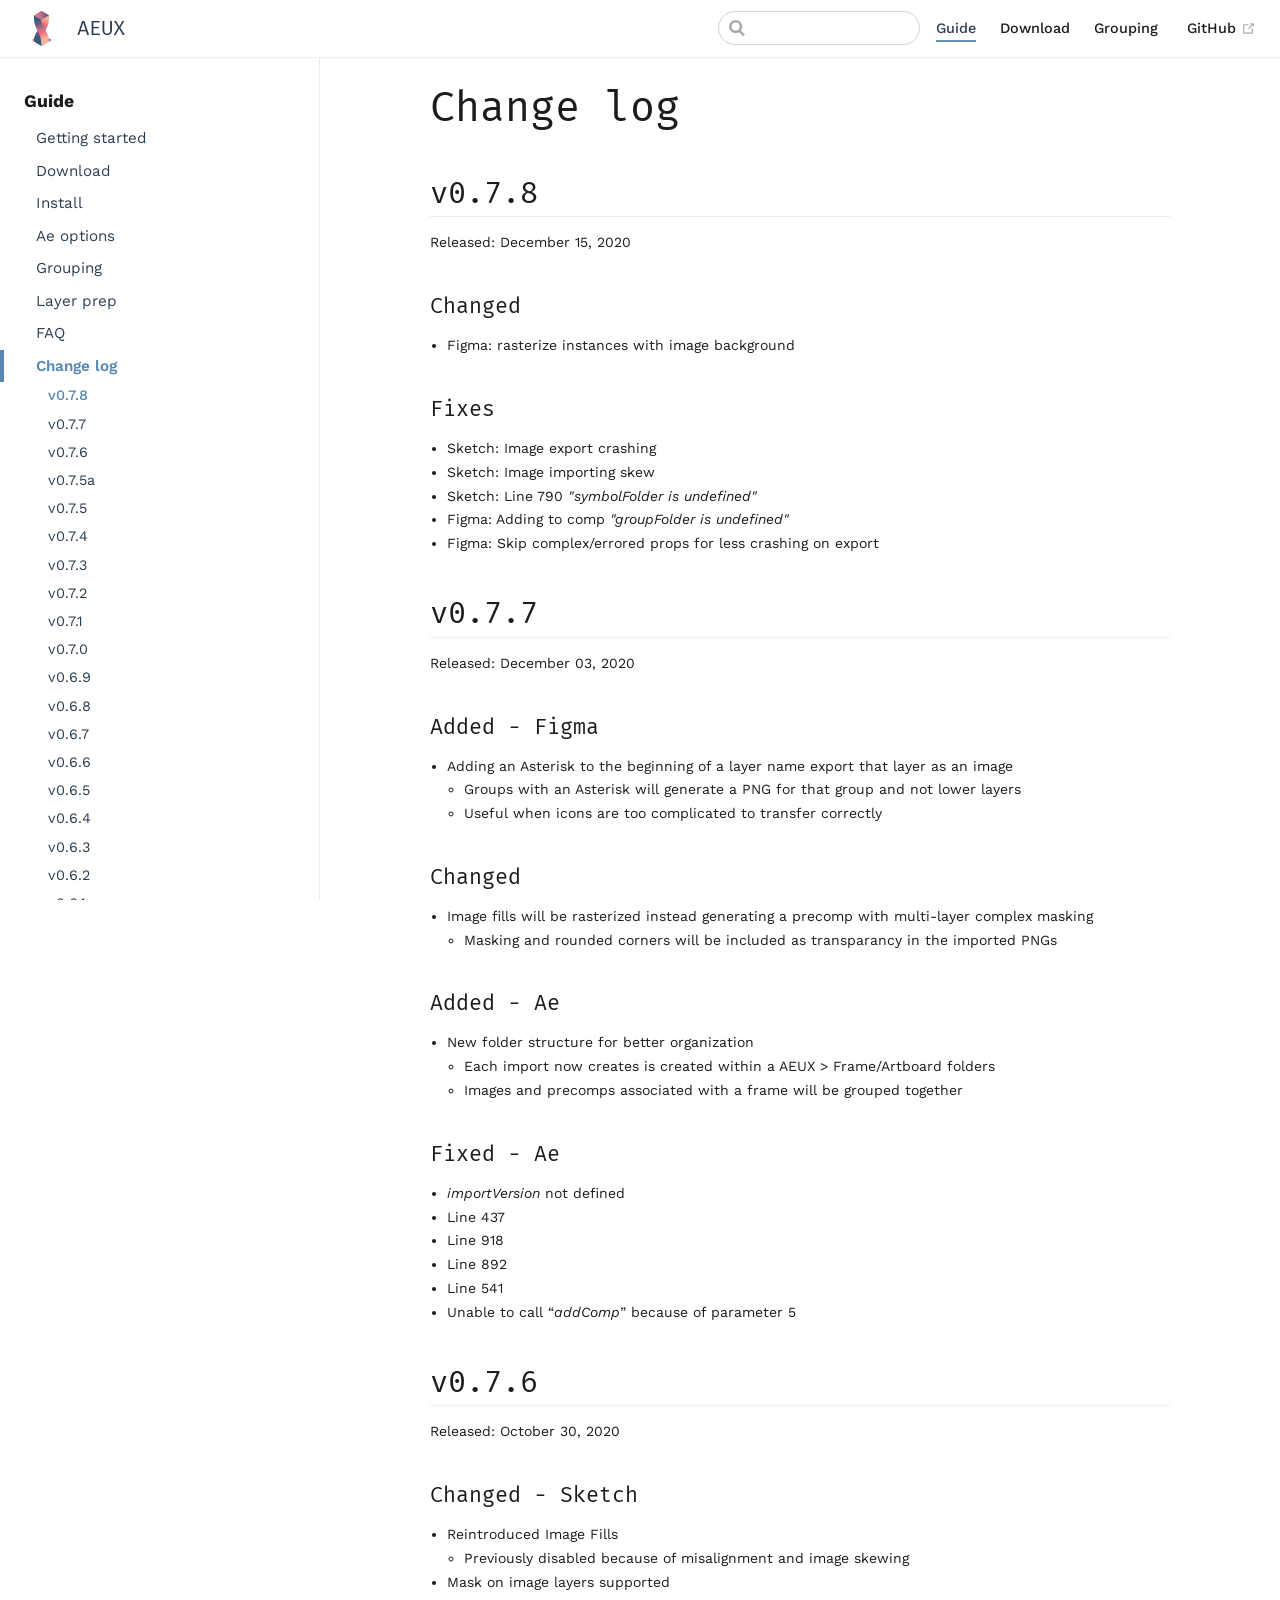
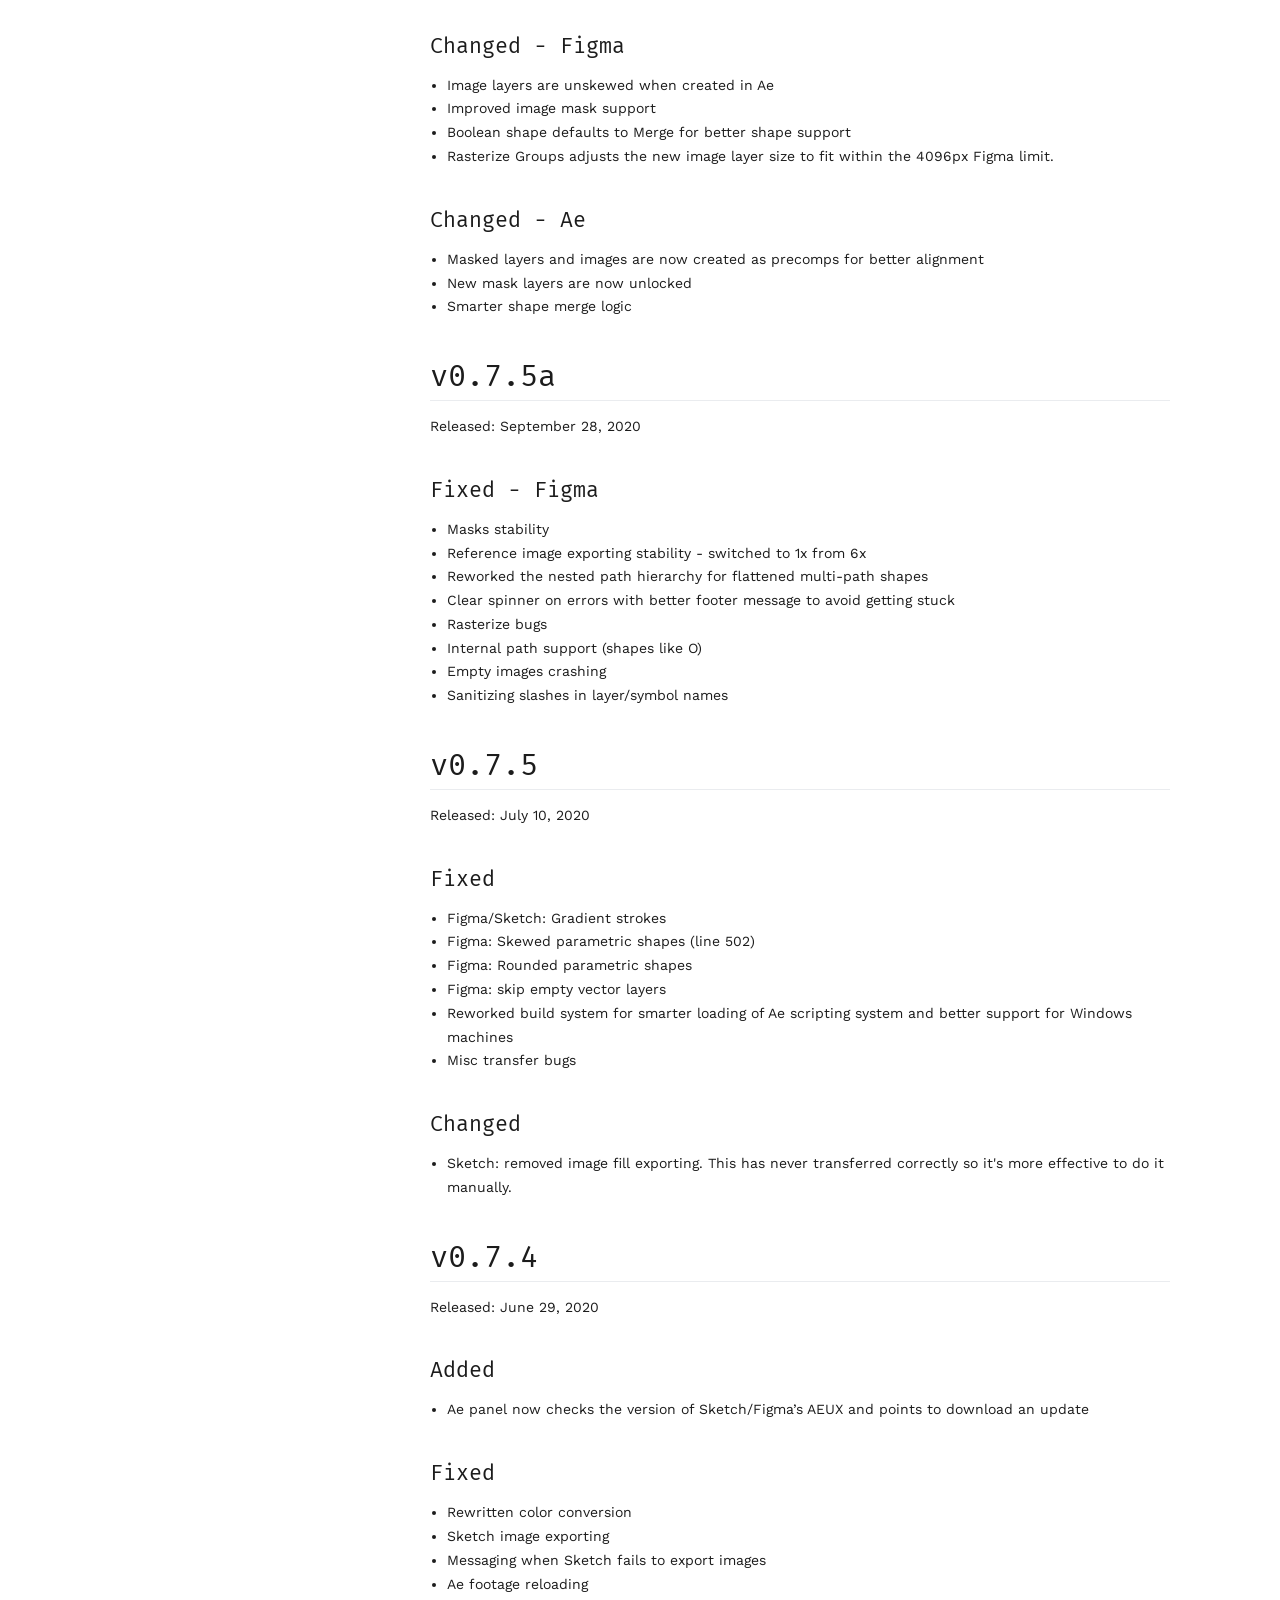
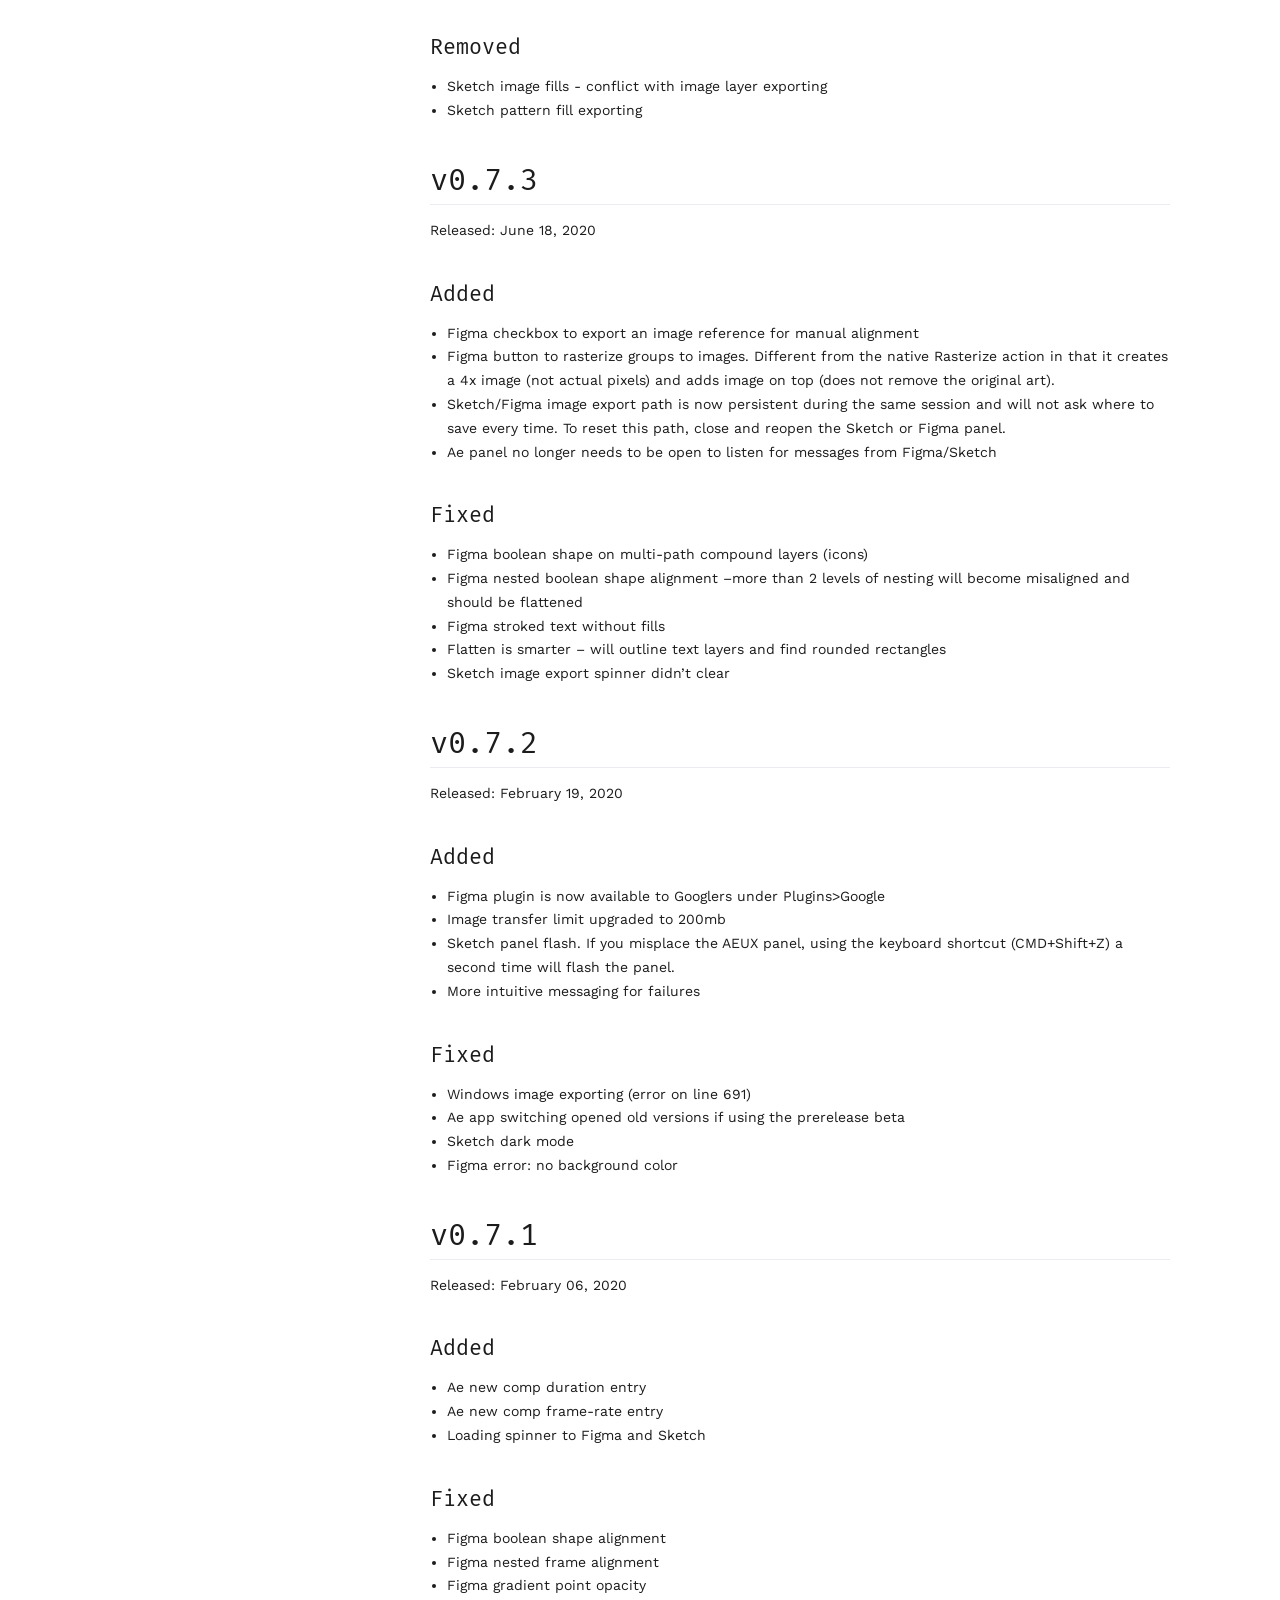
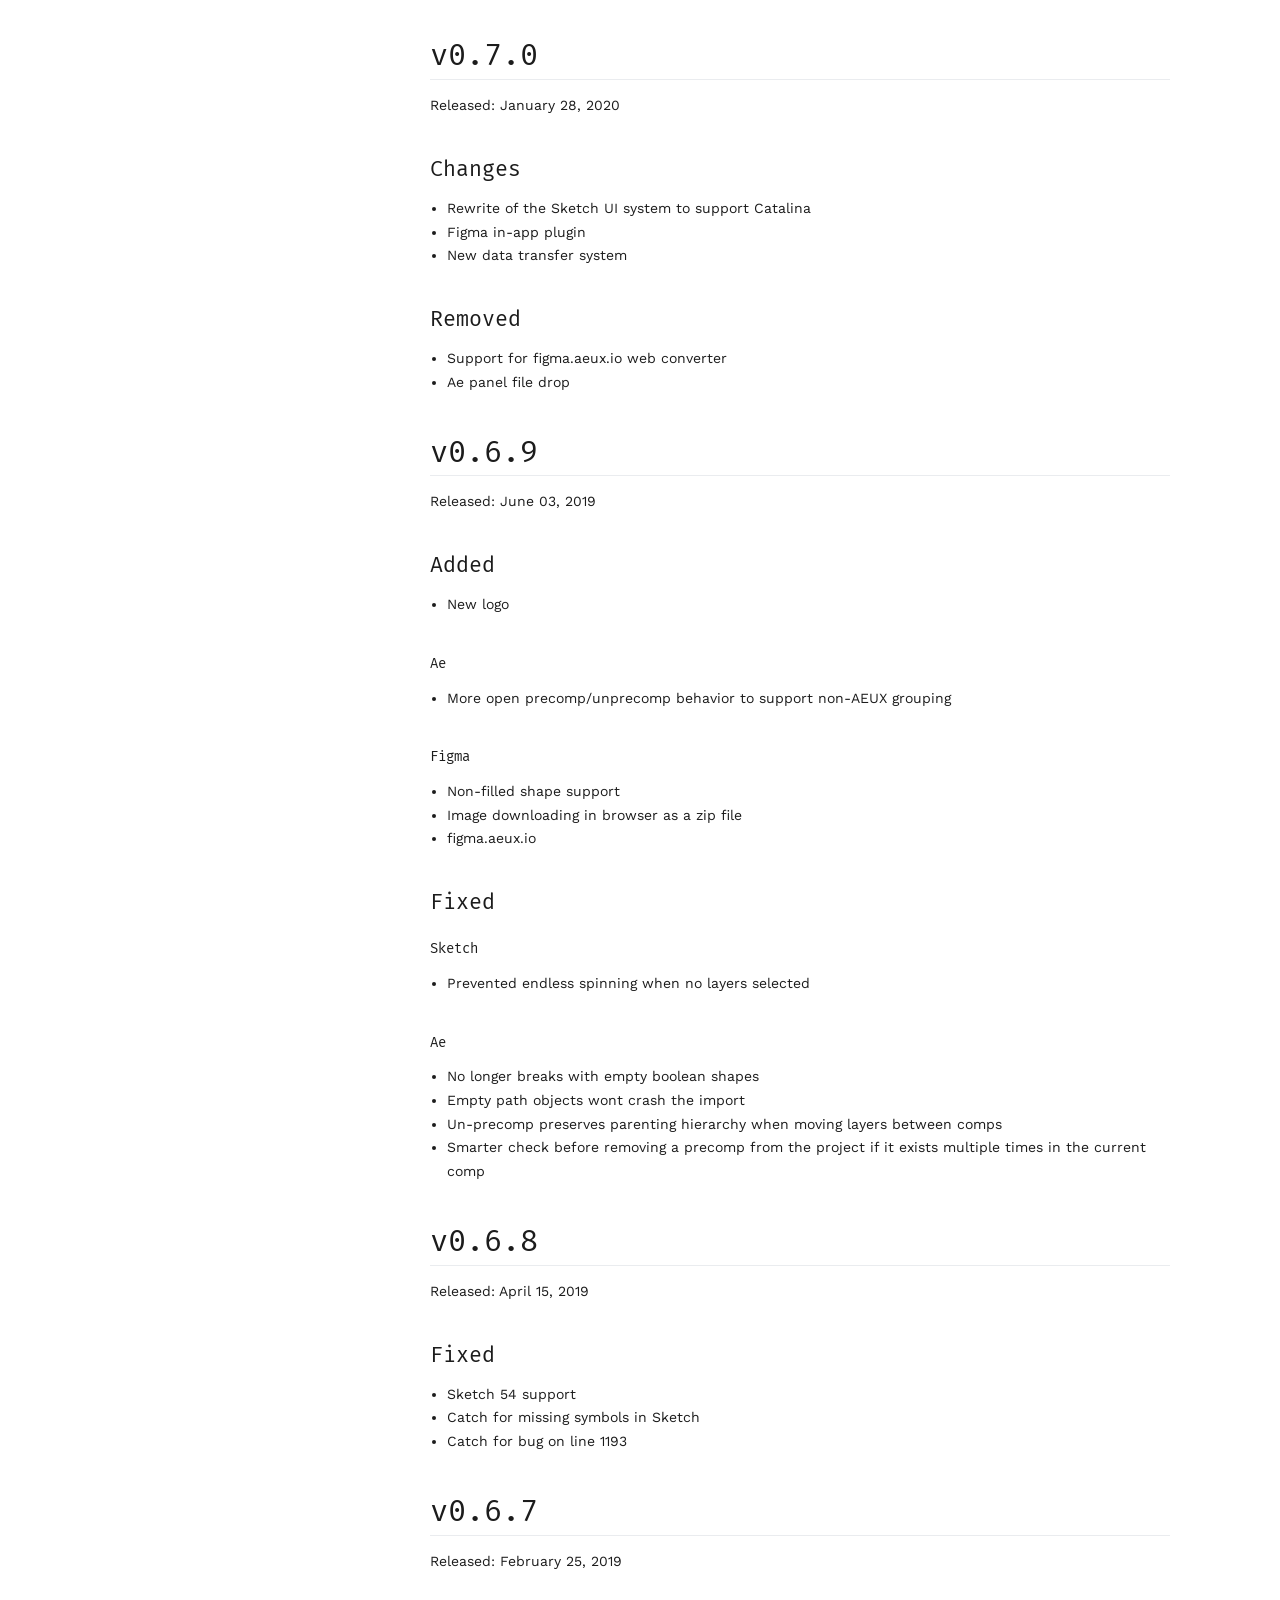
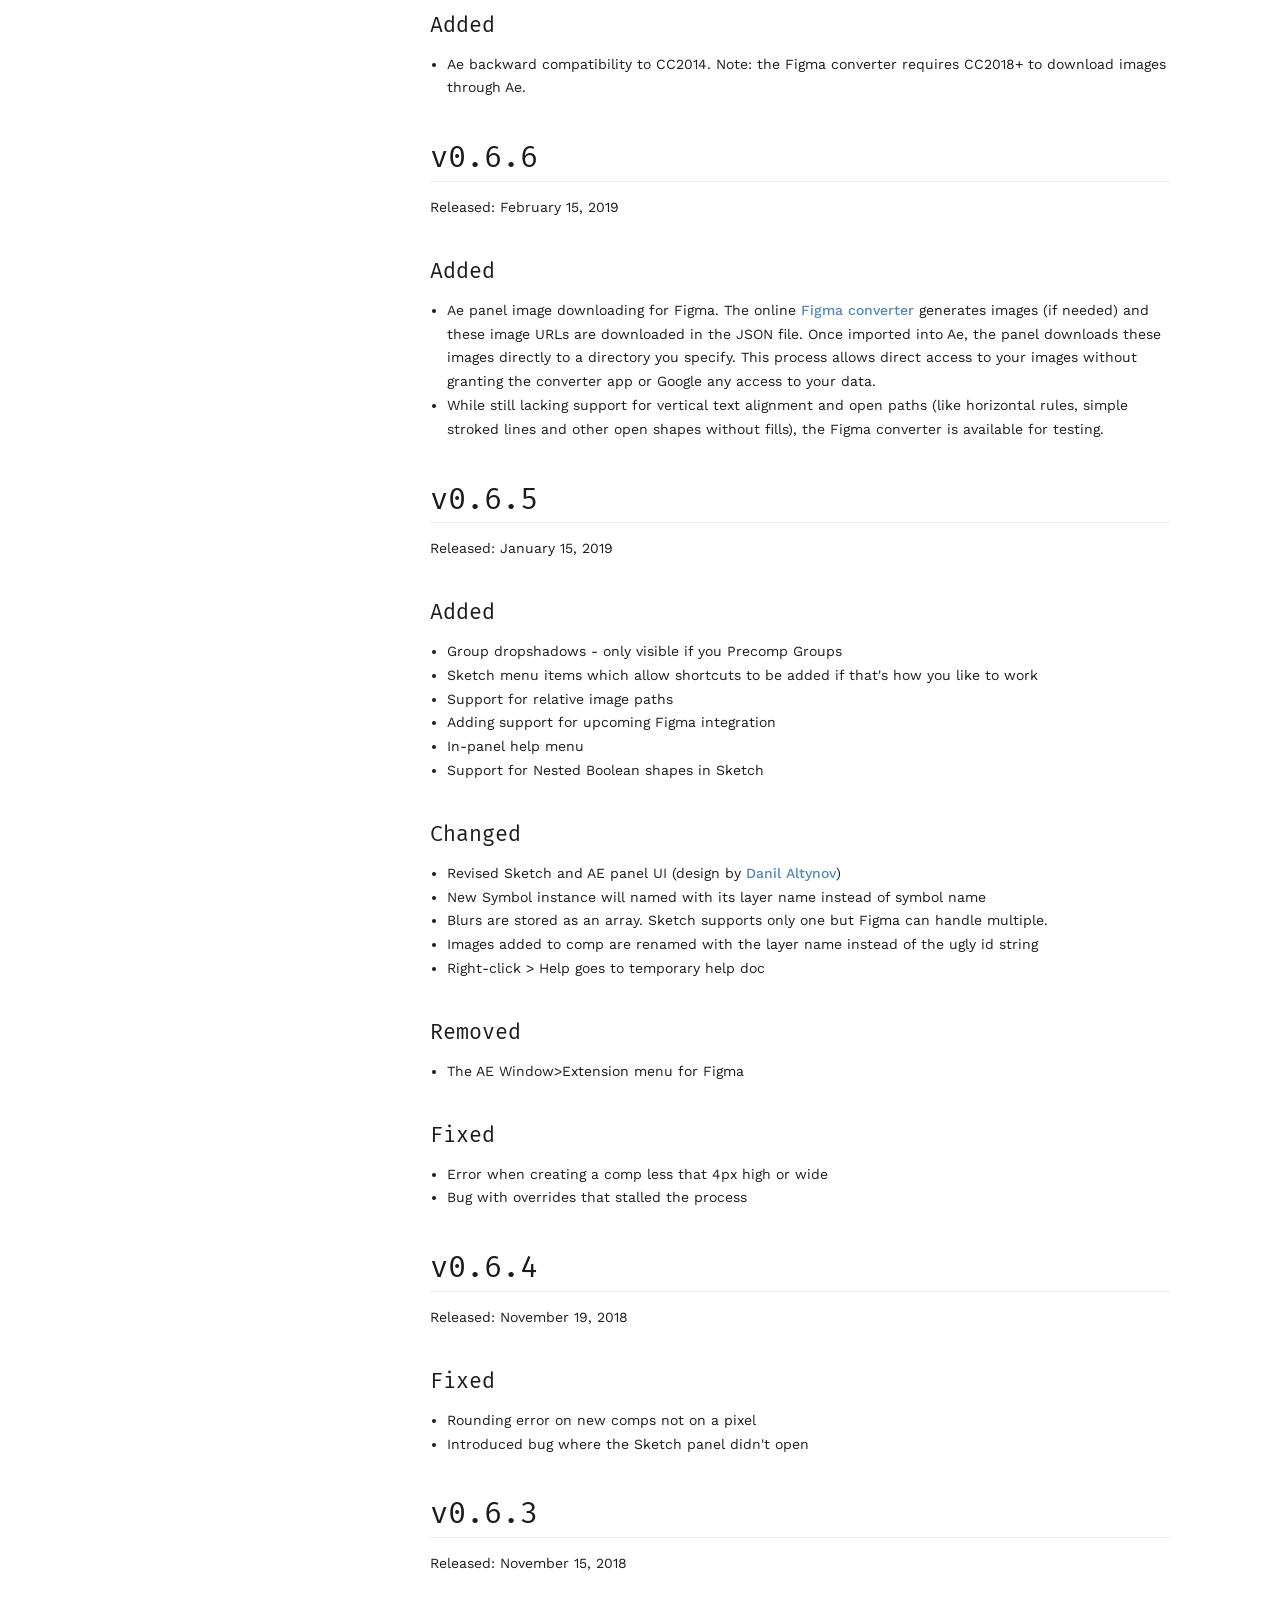
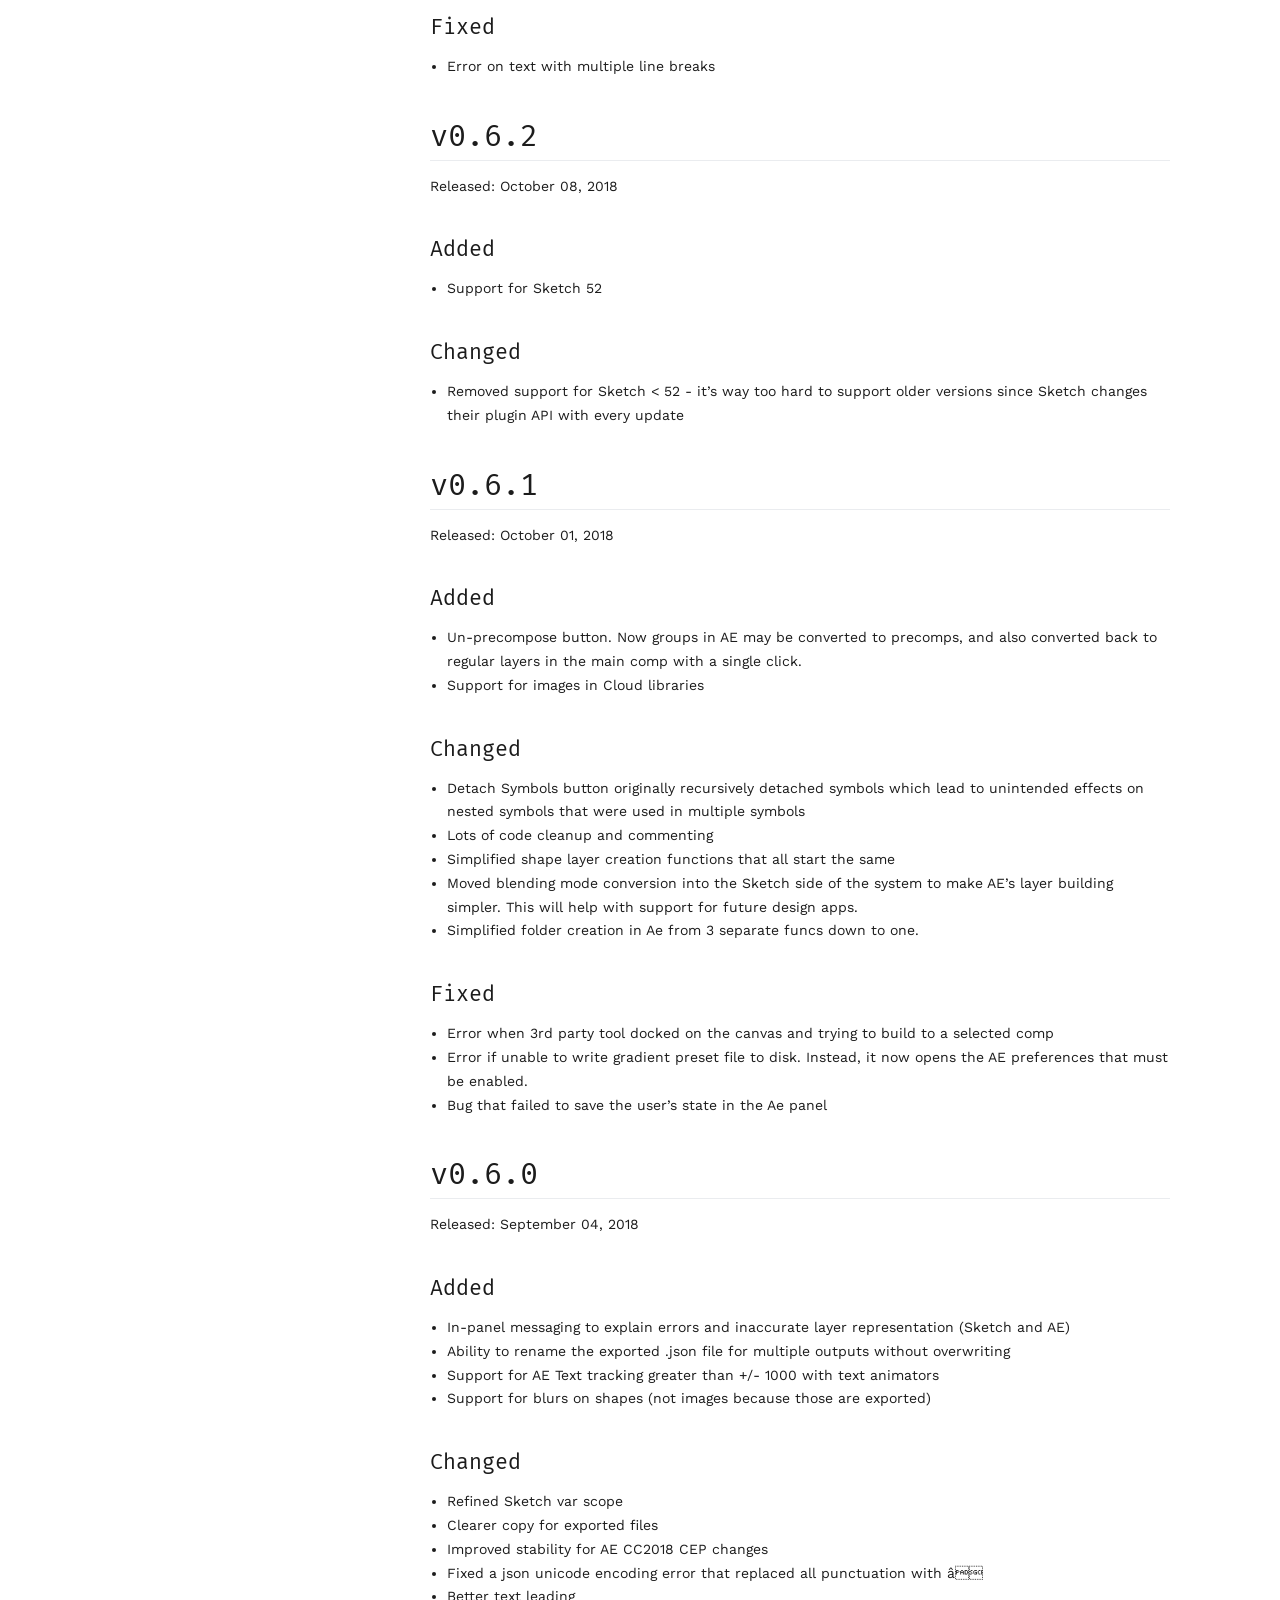
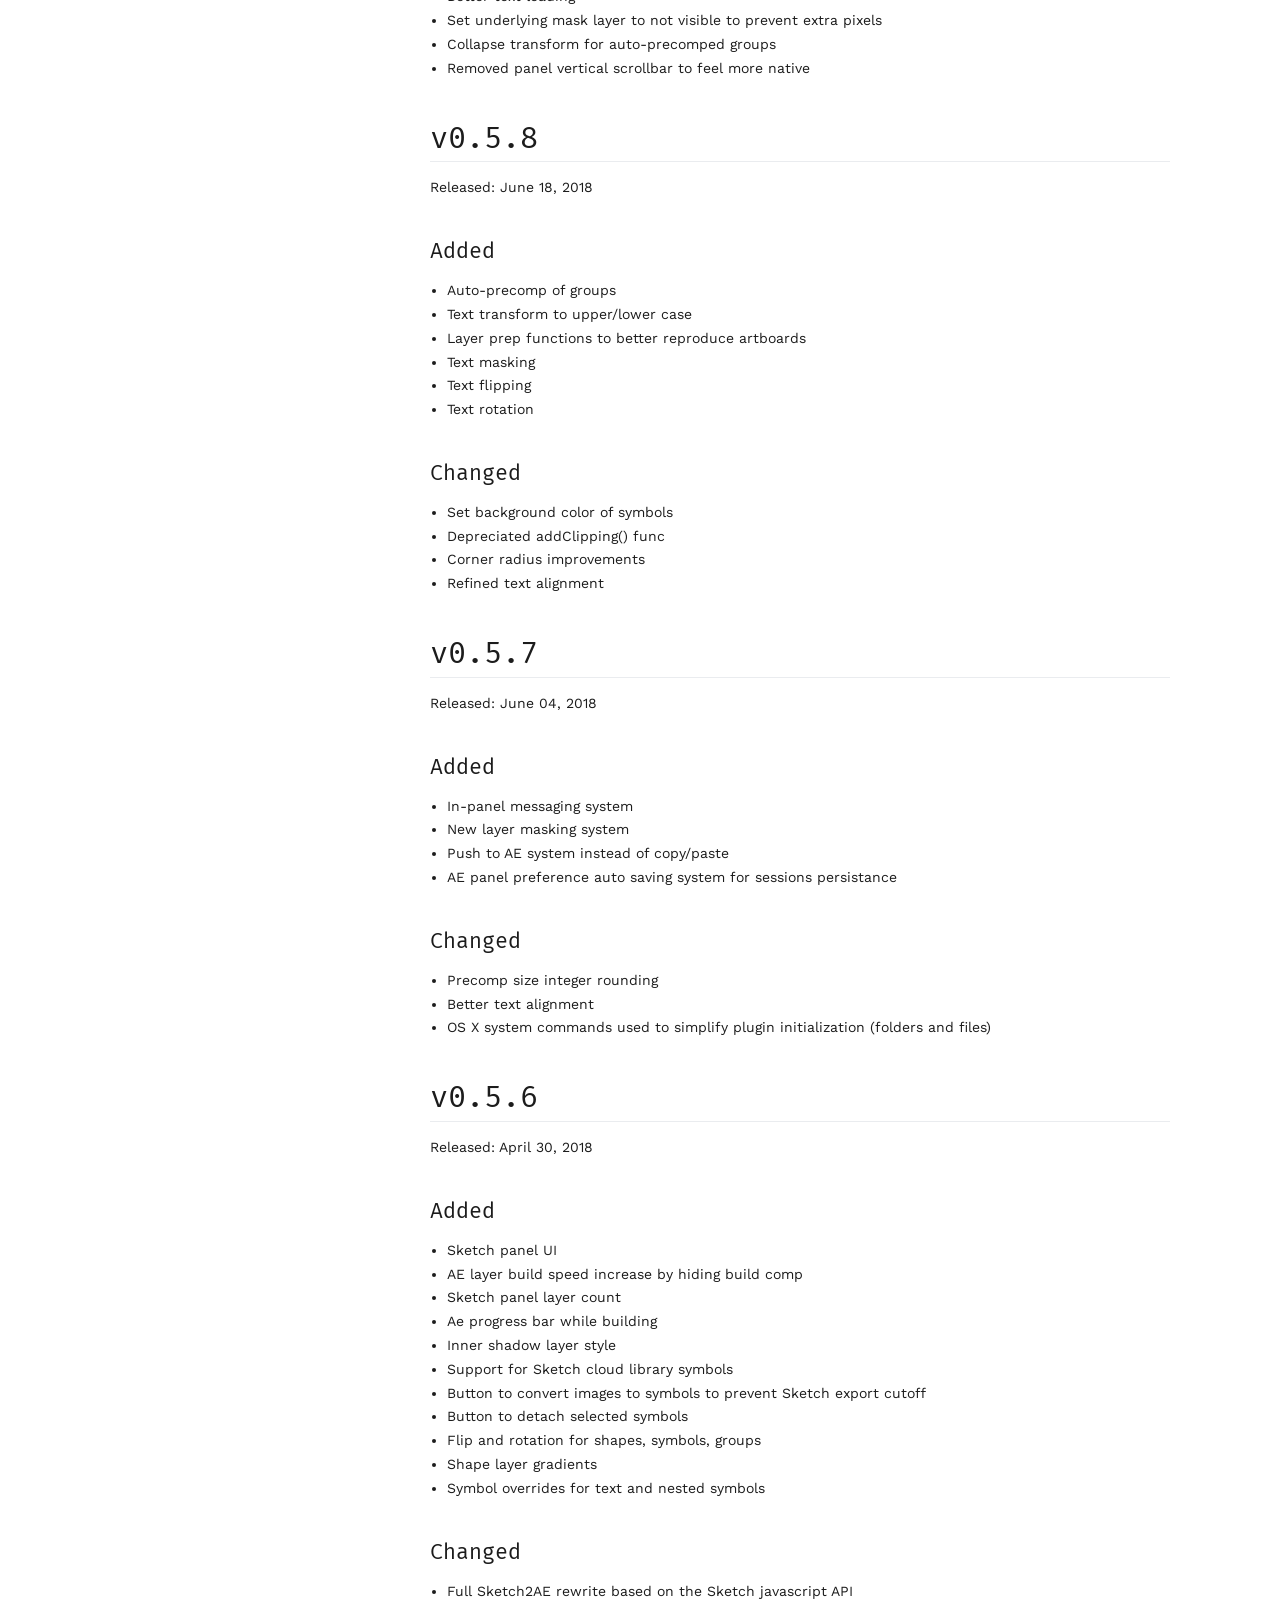
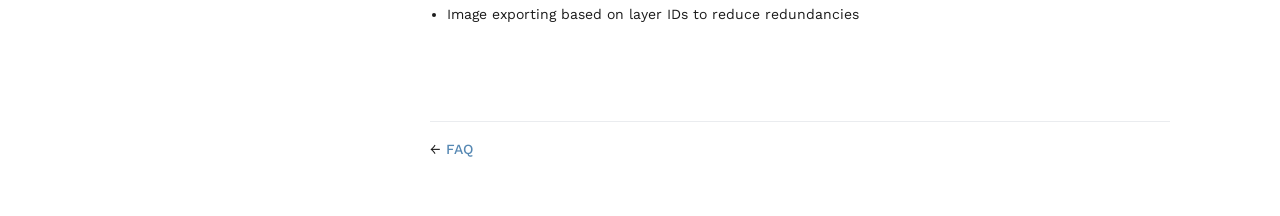
<file: guide/changelog.html>
<!DOCTYPE html>
<html lang="en-US">
  <head>
    <meta charset="utf-8">
    <meta name="viewport" content="width=device-width,initial-scale=1">
    <title>Change log | AEUX</title>
    <meta name="generator" content="VuePress 1.5.2">
    
    <meta name="description" content="Transfer visual design layers to After Effects from Figma and Sketch">
    <meta name="theme-color" content="#5688B3">
    <meta name="apple-mobile-web-app-capable" content="yes">
    <meta name="apple-mobile-web-app-status-bar-style" content="black">
    <link rel="preload" href="/assets/css/0.styles.7ccc05a6.css" as="style"><link rel="preload" href="/assets/js/app.0e541cc9.js" as="script"><link rel="preload" href="/assets/js/10.c951f324.js" as="script"><link rel="preload" href="/assets/js/1.188eeb82.js" as="script"><link rel="preload" href="/assets/js/14.9a8e35f3.js" as="script"><link rel="prefetch" href="/assets/js/11.64196103.js"><link rel="prefetch" href="/assets/js/12.49379f99.js"><link rel="prefetch" href="/assets/js/13.20a2b5de.js"><link rel="prefetch" href="/assets/js/15.118eef13.js"><link rel="prefetch" href="/assets/js/16.0d7b536e.js"><link rel="prefetch" href="/assets/js/17.848d8a51.js"><link rel="prefetch" href="/assets/js/18.2d7fe9aa.js"><link rel="prefetch" href="/assets/js/19.408f8f2b.js"><link rel="prefetch" href="/assets/js/3.5978e63e.js"><link rel="prefetch" href="/assets/js/4.bf169235.js"><link rel="prefetch" href="/assets/js/5.2d33f8a7.js"><link rel="prefetch" href="/assets/js/6.2186c81d.js"><link rel="prefetch" href="/assets/js/7.a16623b3.js"><link rel="prefetch" href="/assets/js/8.9c554ab7.js"><link rel="prefetch" href="/assets/js/9.ff63b064.js">
    <link rel="stylesheet" href="/assets/css/0.styles.7ccc05a6.css">
  </head>
  <body>
    <div id="app" data-server-rendered="true"><div class="theme-container"><header class="navbar"><div class="sidebar-button"><svg xmlns="http://www.w3.org/2000/svg" aria-hidden="true" role="img" viewBox="0 0 448 512" class="icon"><path fill="currentColor" d="M436 124H12c-6.627 0-12-5.373-12-12V80c0-6.627 5.373-12 12-12h424c6.627 0 12 5.373 12 12v32c0 6.627-5.373 12-12 12zm0 160H12c-6.627 0-12-5.373-12-12v-32c0-6.627 5.373-12 12-12h424c6.627 0 12 5.373 12 12v32c0 6.627-5.373 12-12 12zm0 160H12c-6.627 0-12-5.373-12-12v-32c0-6.627 5.373-12 12-12h424c6.627 0 12 5.373 12 12v32c0 6.627-5.373 12-12 12z"></path></svg></div> <a href="/" class="home-link router-link-active"><img src="/aeux.svg" alt="AEUX" class="logo"> <span class="site-name can-hide">AEUX</span></a> <div class="links"><div class="search-box"><input aria-label="Search" autocomplete="off" spellcheck="false" value=""> <!----></div> <nav class="nav-links can-hide"><div class="nav-item"><a href="/guide/" class="nav-link router-link-active">
  Guide
</a></div><div class="nav-item"><a href="/guide/download/" class="nav-link">
  Download
</a></div><div class="nav-item"><a href="/guide/grouping/" class="nav-link">
  Grouping
</a></div> <a href="https://github.com/google/sketch2ae/" target="_blank" rel="noopener noreferrer" class="repo-link">
    GitHub
    <svg xmlns="http://www.w3.org/2000/svg" aria-hidden="true" x="0px" y="0px" viewBox="0 0 100 100" width="15" height="15" class="icon outbound"><path fill="currentColor" d="M18.8,85.1h56l0,0c2.2,0,4-1.8,4-4v-32h-8v28h-48v-48h28v-8h-32l0,0c-2.2,0-4,1.8-4,4v56C14.8,83.3,16.6,85.1,18.8,85.1z"></path> <polygon fill="currentColor" points="45.7,48.7 51.3,54.3 77.2,28.5 77.2,37.2 85.2,37.2 85.2,14.9 62.8,14.9 62.8,22.9 71.5,22.9"></polygon></svg></a></nav></div></header> <div class="sidebar-mask"></div> <aside class="sidebar"><nav class="nav-links"><div class="nav-item"><a href="/guide/" class="nav-link router-link-active">
  Guide
</a></div><div class="nav-item"><a href="/guide/download/" class="nav-link">
  Download
</a></div><div class="nav-item"><a href="/guide/grouping/" class="nav-link">
  Grouping
</a></div> <a href="https://github.com/google/sketch2ae/" target="_blank" rel="noopener noreferrer" class="repo-link">
    GitHub
    <svg xmlns="http://www.w3.org/2000/svg" aria-hidden="true" x="0px" y="0px" viewBox="0 0 100 100" width="15" height="15" class="icon outbound"><path fill="currentColor" d="M18.8,85.1h56l0,0c2.2,0,4-1.8,4-4v-32h-8v28h-48v-48h28v-8h-32l0,0c-2.2,0-4,1.8-4,4v56C14.8,83.3,16.6,85.1,18.8,85.1z"></path> <polygon fill="currentColor" points="45.7,48.7 51.3,54.3 77.2,28.5 77.2,37.2 85.2,37.2 85.2,14.9 62.8,14.9 62.8,22.9 71.5,22.9"></polygon></svg></a></nav>  <ul class="sidebar-links"><li><section class="sidebar-group depth-0"><p class="sidebar-heading open"><span>Guide</span> <!----></p> <ul class="sidebar-links sidebar-group-items"><li><a href="/guide/" aria-current="page" class="sidebar-link">Getting started</a></li><li><a href="/guide/download.html" class="sidebar-link">Download</a></li><li><a href="/guide/install.html" class="sidebar-link">Install</a></li><li><a href="/guide/ae-options.html" class="sidebar-link">Ae options</a></li><li><a href="/guide/grouping.html" class="sidebar-link">Grouping</a></li><li><a href="/guide/layer-prep.html" class="sidebar-link">Layer prep</a></li><li><a href="/guide/faq.html" class="sidebar-link">FAQ</a></li><li><a href="/guide/changelog.html" aria-current="page" class="active sidebar-link">Change log</a><ul class="sidebar-sub-headers"><li class="sidebar-sub-header"><a href="/guide/changelog.html#v0-7-8" class="sidebar-link">v0.7.8</a></li><li class="sidebar-sub-header"><a href="/guide/changelog.html#v0-7-7" class="sidebar-link">v0.7.7</a></li><li class="sidebar-sub-header"><a href="/guide/changelog.html#v0-7-6" class="sidebar-link">v0.7.6</a></li><li class="sidebar-sub-header"><a href="/guide/changelog.html#v0-7-5a" class="sidebar-link">v0.7.5a</a></li><li class="sidebar-sub-header"><a href="/guide/changelog.html#v0-7-5" class="sidebar-link">v0.7.5</a></li><li class="sidebar-sub-header"><a href="/guide/changelog.html#v0-7-4" class="sidebar-link">v0.7.4</a></li><li class="sidebar-sub-header"><a href="/guide/changelog.html#v0-7-3" class="sidebar-link">v0.7.3</a></li><li class="sidebar-sub-header"><a href="/guide/changelog.html#v0-7-2" class="sidebar-link">v0.7.2</a></li><li class="sidebar-sub-header"><a href="/guide/changelog.html#v0-7-1" class="sidebar-link">v0.7.1</a></li><li class="sidebar-sub-header"><a href="/guide/changelog.html#v0-7-0" class="sidebar-link">v0.7.0</a></li><li class="sidebar-sub-header"><a href="/guide/changelog.html#v0-6-9" class="sidebar-link">v0.6.9</a></li><li class="sidebar-sub-header"><a href="/guide/changelog.html#v0-6-8" class="sidebar-link">v0.6.8</a></li><li class="sidebar-sub-header"><a href="/guide/changelog.html#v0-6-7" class="sidebar-link">v0.6.7</a></li><li class="sidebar-sub-header"><a href="/guide/changelog.html#v0-6-6" class="sidebar-link">v0.6.6</a></li><li class="sidebar-sub-header"><a href="/guide/changelog.html#v0-6-5" class="sidebar-link">v0.6.5</a></li><li class="sidebar-sub-header"><a href="/guide/changelog.html#v0-6-4" class="sidebar-link">v0.6.4</a></li><li class="sidebar-sub-header"><a href="/guide/changelog.html#v0-6-3" class="sidebar-link">v0.6.3</a></li><li class="sidebar-sub-header"><a href="/guide/changelog.html#v0-6-2" class="sidebar-link">v0.6.2</a></li><li class="sidebar-sub-header"><a href="/guide/changelog.html#v0-6-1" class="sidebar-link">v0.6.1</a></li><li class="sidebar-sub-header"><a href="/guide/changelog.html#v0-6-0" class="sidebar-link">v0.6.0</a></li><li class="sidebar-sub-header"><a href="/guide/changelog.html#v0-5-8" class="sidebar-link">v0.5.8</a></li><li class="sidebar-sub-header"><a href="/guide/changelog.html#v0-5-7" class="sidebar-link">v0.5.7</a></li><li class="sidebar-sub-header"><a href="/guide/changelog.html#v0-5-6" class="sidebar-link">v0.5.6</a></li></ul></li></ul></section></li></ul> </aside> <main class="page"> <div class="theme-default-content content__default"><h1 id="change-log"><a href="#change-log" class="header-anchor">#</a> Change log</h1> <h2 id="v0-7-8"><a href="#v0-7-8" class="header-anchor">#</a> v0.7.8</h2> <p>Released: December 15, 2020</p> <h3 id="changed"><a href="#changed" class="header-anchor">#</a> Changed</h3> <ul><li>Figma: rasterize instances with image background</li></ul> <h3 id="fixes"><a href="#fixes" class="header-anchor">#</a> Fixes</h3> <ul><li>Sketch: Image export crashing</li> <li>Sketch: Image importing skew</li> <li>Sketch: Line 790 <em>&quot;symbolFolder is undefined&quot;</em></li> <li>Figma: Adding to comp <em>&quot;groupFolder is undefined&quot;</em></li> <li>Figma: Skip complex/errored props for less crashing on export</li></ul> <h2 id="v0-7-7"><a href="#v0-7-7" class="header-anchor">#</a> v0.7.7</h2> <p>Released: December 03, 2020</p> <h3 id="added-figma"><a href="#added-figma" class="header-anchor">#</a> Added - Figma</h3> <ul><li>Adding an Asterisk to the beginning of a layer name export that layer as an image
<ul><li>Groups with an Asterisk will generate a PNG for that group and not lower layers</li> <li>Useful when icons are too complicated to transfer correctly</li></ul></li></ul> <h3 id="changed-2"><a href="#changed-2" class="header-anchor">#</a> Changed</h3> <ul><li>Image fills will be rasterized instead generating a precomp with multi-layer complex masking
<ul><li>Masking and rounded corners will be included as transparancy in the imported PNGs</li></ul></li></ul> <h3 id="added-ae"><a href="#added-ae" class="header-anchor">#</a> Added - Ae</h3> <ul><li>New folder structure for better organization
<ul><li>Each import now creates is created within a AEUX &gt; Frame/Artboard folders</li> <li>Images and precomps associated with a frame will be grouped together</li></ul></li></ul> <h3 id="fixed-ae"><a href="#fixed-ae" class="header-anchor">#</a> Fixed - Ae</h3> <ul><li><em>importVersion</em> not defined</li> <li>Line 437</li> <li>Line 918</li> <li>Line 892</li> <li>Line 541</li> <li>Unable to call “<em>addComp</em>” because of parameter 5</li></ul> <h2 id="v0-7-6"><a href="#v0-7-6" class="header-anchor">#</a> v0.7.6</h2> <p>Released: October 30, 2020</p> <h3 id="changed-sketch"><a href="#changed-sketch" class="header-anchor">#</a> Changed - Sketch</h3> <ul><li>Reintroduced Image Fills
<ul><li>Previously disabled because of misalignment and image skewing</li></ul></li> <li>Mask on image layers supported</li></ul> <h3 id="changed-figma"><a href="#changed-figma" class="header-anchor">#</a> Changed - Figma</h3> <ul><li>Image layers are unskewed when created in Ae</li> <li>Improved image mask support</li> <li>Boolean shape defaults to Merge for better shape support</li> <li>Rasterize Groups adjusts the new image layer size to fit within the 4096px Figma limit.</li></ul> <h3 id="changed-ae"><a href="#changed-ae" class="header-anchor">#</a> Changed - Ae</h3> <ul><li>Masked layers and images are now created as precomps for better alignment</li> <li>New mask layers are now unlocked</li> <li>Smarter shape merge logic</li></ul> <h2 id="v0-7-5a"><a href="#v0-7-5a" class="header-anchor">#</a> v0.7.5a</h2> <p>Released: September 28, 2020</p> <h3 id="fixed-figma"><a href="#fixed-figma" class="header-anchor">#</a> Fixed - Figma</h3> <ul><li>Masks stability</li> <li>Reference image exporting stability - switched to 1x from 6x</li> <li>Reworked the nested path hierarchy for flattened multi-path shapes</li> <li>Clear spinner on errors with better footer message to avoid getting stuck</li> <li>Rasterize bugs</li> <li>Internal path support (shapes like O)</li> <li>Empty images crashing</li> <li>Sanitizing slashes in layer/symbol names</li></ul> <h2 id="v0-7-5"><a href="#v0-7-5" class="header-anchor">#</a> v0.7.5</h2> <p>Released: July 10, 2020</p> <h3 id="fixed"><a href="#fixed" class="header-anchor">#</a> Fixed</h3> <ul><li>Figma/Sketch: Gradient strokes</li> <li>Figma: Skewed parametric shapes (line 502)</li> <li>Figma: Rounded parametric shapes</li> <li>Figma: skip empty vector layers</li> <li>Reworked build system for smarter loading of Ae scripting system and better support for Windows machines</li> <li>Misc transfer bugs</li></ul> <h3 id="changed-3"><a href="#changed-3" class="header-anchor">#</a> Changed</h3> <ul><li>Sketch: removed image fill exporting. This has never transferred correctly so it's more effective to do it manually.</li></ul> <h2 id="v0-7-4"><a href="#v0-7-4" class="header-anchor">#</a> v0.7.4</h2> <p>Released: June 29, 2020</p> <h3 id="added"><a href="#added" class="header-anchor">#</a> Added</h3> <ul><li>Ae panel now checks the version of Sketch/Figma’s AEUX and points to download an update</li></ul> <h3 id="fixed-2"><a href="#fixed-2" class="header-anchor">#</a> Fixed</h3> <ul><li>Rewritten color conversion</li> <li>Sketch image exporting</li> <li>Messaging when Sketch fails to export images</li> <li>Ae footage reloading</li></ul> <h3 id="removed"><a href="#removed" class="header-anchor">#</a> Removed</h3> <ul><li>Sketch image fills - conflict with image layer exporting</li> <li>Sketch pattern fill exporting</li></ul> <h2 id="v0-7-3"><a href="#v0-7-3" class="header-anchor">#</a> v0.7.3</h2> <p>Released: June 18, 2020</p> <h3 id="added-2"><a href="#added-2" class="header-anchor">#</a> Added</h3> <ul><li>Figma checkbox to export an image reference for manual alignment</li> <li>Figma button to rasterize groups to images. Different from the native Rasterize action in that it creates a 4x image (not actual pixels) and adds image on top (does not remove the original art).</li> <li>Sketch/Figma image export path is now persistent during the same session and will not ask where to save every time. To reset this path, close and reopen the Sketch or Figma panel.</li> <li>Ae panel no longer needs to be open to listen for messages from Figma/Sketch</li></ul> <h3 id="fixed-3"><a href="#fixed-3" class="header-anchor">#</a> Fixed</h3> <ul><li>Figma boolean shape on multi-path compound layers (icons)</li> <li>Figma nested boolean shape alignment –more than 2 levels of nesting will become misaligned and should be flattened</li> <li>Figma stroked text without fills</li> <li>Flatten is smarter – will outline text layers and find rounded rectangles</li> <li>Sketch image export spinner didn’t clear</li></ul> <h2 id="v0-7-2"><a href="#v0-7-2" class="header-anchor">#</a> v0.7.2</h2> <p>Released: February 19, 2020</p> <h3 id="added-3"><a href="#added-3" class="header-anchor">#</a> Added</h3> <ul><li>Figma plugin is now available to Googlers under Plugins&gt;Google</li> <li>Image transfer limit upgraded to 200mb</li> <li>Sketch panel flash. If you misplace the AEUX panel, using the keyboard shortcut (CMD+Shift+Z) a second time will flash the panel.</li> <li>More intuitive messaging for failures</li></ul> <h3 id="fixed-4"><a href="#fixed-4" class="header-anchor">#</a> Fixed</h3> <ul><li>Windows image exporting (error on line 691)</li> <li>Ae app switching opened old versions if using the prerelease beta</li> <li>Sketch dark mode</li> <li>Figma error: no background color</li></ul> <h2 id="v0-7-1"><a href="#v0-7-1" class="header-anchor">#</a> v0.7.1</h2> <p>Released: February 06, 2020</p> <h3 id="added-4"><a href="#added-4" class="header-anchor">#</a> Added</h3> <ul><li>Ae new comp duration entry</li> <li>Ae new comp frame-rate entry</li> <li>Loading spinner to Figma and Sketch</li></ul> <h3 id="fixed-5"><a href="#fixed-5" class="header-anchor">#</a> Fixed</h3> <ul><li>Figma boolean shape alignment</li> <li>Figma nested frame alignment</li> <li>Figma gradient point opacity</li></ul> <h2 id="v0-7-0"><a href="#v0-7-0" class="header-anchor">#</a> v0.7.0</h2> <p>Released: January 28, 2020</p> <h3 id="changes"><a href="#changes" class="header-anchor">#</a> Changes</h3> <ul><li>Rewrite of the Sketch UI system to support Catalina</li> <li>Figma in-app plugin</li> <li>New data transfer system</li></ul> <h3 id="removed-2"><a href="#removed-2" class="header-anchor">#</a> Removed</h3> <ul><li>Support for figma.aeux.io web converter</li> <li>Ae panel file drop</li></ul> <h2 id="v0-6-9"><a href="#v0-6-9" class="header-anchor">#</a> v0.6.9</h2> <p>Released: June 03, 2019</p> <h3 id="added-5"><a href="#added-5" class="header-anchor">#</a> Added</h3> <ul><li>New logo</li></ul> <h4 id="ae"><a href="#ae" class="header-anchor">#</a> Ae</h4> <ul><li>More open precomp/unprecomp behavior to support non-AEUX grouping</li></ul> <h4 id="figma"><a href="#figma" class="header-anchor">#</a> Figma</h4> <ul><li>Non-filled shape support</li> <li>Image downloading in browser as a zip file</li> <li>figma.aeux.io</li></ul> <h3 id="fixed-6"><a href="#fixed-6" class="header-anchor">#</a> Fixed</h3> <h4 id="sketch"><a href="#sketch" class="header-anchor">#</a> Sketch</h4> <ul><li>Prevented endless spinning when no layers selected</li></ul> <h4 id="ae-2"><a href="#ae-2" class="header-anchor">#</a> Ae</h4> <ul><li>No longer breaks with empty boolean shapes</li> <li>Empty path objects wont crash the import</li> <li>Un-precomp preserves parenting hierarchy when moving layers between comps</li> <li>Smarter check before removing a precomp from the project if it exists multiple times in the current comp</li></ul> <h2 id="v0-6-8"><a href="#v0-6-8" class="header-anchor">#</a> v0.6.8</h2> <p>Released: April 15, 2019</p> <h3 id="fixed-7"><a href="#fixed-7" class="header-anchor">#</a> Fixed</h3> <ul><li>Sketch 54 support</li> <li>Catch for missing symbols in Sketch</li> <li>Catch for bug on line 1193</li></ul> <h2 id="v0-6-7"><a href="#v0-6-7" class="header-anchor">#</a> v0.6.7</h2> <p>Released: February 25, 2019</p> <h3 id="added-6"><a href="#added-6" class="header-anchor">#</a> Added</h3> <ul><li>Ae backward compatibility to CC2014. Note: the Figma converter requires CC2018+ to download images through Ae.</li></ul> <h2 id="v0-6-6"><a href="#v0-6-6" class="header-anchor">#</a> v0.6.6</h2> <p>Released: February 15, 2019</p> <h3 id="added-7"><a href="#added-7" class="header-anchor">#</a> Added</h3> <ul><li>Ae panel image downloading for Figma. The online <a href="https://aeux-55e58.firebaseapp.com" target="_blank">Figma converter</a> generates images (if needed) and these image URLs are downloaded in the JSON file. Once imported into Ae, the panel downloads these images directly to a directory you specify. This process allows direct access to your images without granting the converter app or Google any access to your data.</li> <li>While still lacking support for vertical text alignment and open paths (like horizontal rules, simple stroked lines and other open shapes without fills), the Figma converter is available for testing.</li></ul> <h2 id="v0-6-5"><a href="#v0-6-5" class="header-anchor">#</a> v0.6.5</h2> <p>Released: January 15, 2019</p> <h3 id="added-8"><a href="#added-8" class="header-anchor">#</a> Added</h3> <ul><li>Group dropshadows - only visible if you Precomp Groups</li> <li>Sketch menu items which allow shortcuts to be added if that's how you like to work</li> <li>Support for relative image paths</li> <li>Adding support for upcoming Figma integration</li> <li>In-panel help menu</li> <li>Support for Nested Boolean shapes in Sketch</li></ul> <h3 id="changed-4"><a href="#changed-4" class="header-anchor">#</a> Changed</h3> <ul><li>Revised Sketch and AE panel UI (design by <a href="https://www.instagram.com/alt.danil/" target="_blank">Danil Altynov</a>)</li> <li>New Symbol instance will named with its layer name instead of symbol name</li> <li>Blurs are stored as an array. Sketch supports only one but Figma can handle multiple.</li> <li>Images added to comp are renamed with the layer name instead of the ugly id string</li> <li>Right-click &gt; Help goes to temporary help doc</li></ul> <h3 id="removed-3"><a href="#removed-3" class="header-anchor">#</a> Removed</h3> <ul><li>The AE Window&gt;Extension menu for Figma</li></ul> <h3 id="fixed-8"><a href="#fixed-8" class="header-anchor">#</a> Fixed</h3> <ul><li>Error when creating a comp less that 4px high or wide</li> <li>Bug with overrides that stalled the process</li></ul> <h2 id="v0-6-4"><a href="#v0-6-4" class="header-anchor">#</a> v0.6.4</h2> <p>Released: November 19, 2018</p> <h3 id="fixed-9"><a href="#fixed-9" class="header-anchor">#</a> Fixed</h3> <ul><li>Rounding error on new comps not on a pixel</li> <li>Introduced bug where the Sketch panel didn't open</li></ul> <h2 id="v0-6-3"><a href="#v0-6-3" class="header-anchor">#</a> v0.6.3</h2> <p>Released: November 15, 2018</p> <h3 id="fixed-10"><a href="#fixed-10" class="header-anchor">#</a> Fixed</h3> <ul><li>Error on text with multiple line breaks</li></ul> <h2 id="v0-6-2"><a href="#v0-6-2" class="header-anchor">#</a> v0.6.2</h2> <p>Released: October 08, 2018</p> <h3 id="added-9"><a href="#added-9" class="header-anchor">#</a> Added</h3> <ul><li>Support for Sketch 52</li></ul> <h3 id="changed-5"><a href="#changed-5" class="header-anchor">#</a> Changed</h3> <ul><li>Removed support for Sketch &lt; 52 - it’s way too hard to support older versions since Sketch changes their plugin API with every update</li></ul> <h2 id="v0-6-1"><a href="#v0-6-1" class="header-anchor">#</a> v0.6.1</h2> <p>Released: October 01, 2018</p> <h3 id="added-10"><a href="#added-10" class="header-anchor">#</a> Added</h3> <ul><li>Un-precompose button. Now groups in AE may be converted to precomps, and also converted back to regular layers in the main comp with a single click.</li> <li>Support for images in Cloud libraries</li></ul> <h3 id="changed-6"><a href="#changed-6" class="header-anchor">#</a> Changed</h3> <ul><li>Detach Symbols button originally recursively detached symbols which lead to unintended effects on nested symbols that were used in multiple symbols</li> <li>Lots of code cleanup and commenting</li> <li>Simplified shape layer creation functions that all start the same</li> <li>Moved blending mode conversion into the Sketch side of the system to make AE’s layer building simpler. This will help with support for future design apps.</li> <li>Simplified folder creation in Ae from 3 separate funcs down to one.</li></ul> <h3 id="fixed-11"><a href="#fixed-11" class="header-anchor">#</a> Fixed</h3> <ul><li>Error when 3rd party tool docked on the canvas and trying to build to a selected comp</li> <li>Error if unable to write gradient preset file to disk. Instead, it now opens the AE preferences that must be enabled.</li> <li>Bug that failed to save the user’s state in the Ae panel</li></ul> <h2 id="v0-6-0"><a href="#v0-6-0" class="header-anchor">#</a> v0.6.0</h2> <p>Released: September 04, 2018</p> <h3 id="added-11"><a href="#added-11" class="header-anchor">#</a> Added</h3> <ul><li>In-panel messaging to explain errors and inaccurate layer representation (Sketch and AE)</li> <li>Ability to rename the exported .json file for multiple outputs without overwriting</li> <li>Support for AE Text tracking greater than +/- 1000 with text animators</li> <li>Support for blurs on shapes (not images because those are exported)</li></ul> <h3 id="changed-7"><a href="#changed-7" class="header-anchor">#</a> Changed</h3> <ul><li>Refined Sketch var scope</li> <li>Clearer copy for exported files</li> <li>Improved stability for AE CC2018 CEP changes</li> <li>Fixed a json unicode encoding error that replaced all punctuation with â</li> <li>Better text leading</li> <li>Set underlying mask layer to not visible to prevent extra pixels</li> <li>Collapse transform for auto-precomped groups</li> <li>Removed panel vertical scrollbar to feel more native</li></ul> <h2 id="v0-5-8"><a href="#v0-5-8" class="header-anchor">#</a> v0.5.8</h2> <p>Released: June 18, 2018</p> <h3 id="added-12"><a href="#added-12" class="header-anchor">#</a> Added</h3> <ul><li>Auto-precomp of groups</li> <li>Text transform to upper/lower case</li> <li>Layer prep functions to better reproduce artboards</li> <li>Text masking</li> <li>Text flipping</li> <li>Text rotation</li></ul> <h3 id="changed-8"><a href="#changed-8" class="header-anchor">#</a> Changed</h3> <ul><li>Set background color of symbols</li> <li>Depreciated addClipping() func</li> <li>Corner radius improvements</li> <li>Refined text alignment</li></ul> <h2 id="v0-5-7"><a href="#v0-5-7" class="header-anchor">#</a> v0.5.7</h2> <p>Released: June 04, 2018</p> <h3 id="added-13"><a href="#added-13" class="header-anchor">#</a> Added</h3> <ul><li>In-panel messaging system</li> <li>New layer masking system</li> <li>Push to AE system instead of copy/paste</li> <li>AE panel preference auto saving system for sessions persistance</li></ul> <h3 id="changed-9"><a href="#changed-9" class="header-anchor">#</a> Changed</h3> <ul><li>Precomp size integer rounding</li> <li>Better text alignment</li> <li>OS X system commands used to simplify plugin initialization (folders and files)</li></ul> <h2 id="v0-5-6"><a href="#v0-5-6" class="header-anchor">#</a> v0.5.6</h2> <p>Released: April 30, 2018</p> <h3 id="added-14"><a href="#added-14" class="header-anchor">#</a> Added</h3> <ul><li>Sketch panel UI</li> <li>AE layer build speed increase by hiding build comp</li> <li>Sketch panel layer count</li> <li>Ae progress bar while building</li> <li>Inner shadow layer style</li> <li>Support for Sketch cloud library symbols</li> <li>Button to convert images to symbols to prevent Sketch export cutoff</li> <li>Button to detach selected symbols</li> <li>Flip and rotation for shapes, symbols, groups</li> <li>Shape layer gradients</li> <li>Symbol overrides for text and nested symbols</li></ul> <h3 id="changed-10"><a href="#changed-10" class="header-anchor">#</a> Changed</h3> <ul><li>Full Sketch2AE rewrite based on the Sketch javascript API</li> <li>Image exporting based on layer IDs to reduce redundancies</li></ul></div> <footer class="page-edit"><!----> <!----></footer> <div class="page-nav"><p class="inner"><span class="prev">
      ←
      <a href="/guide/faq.html" class="prev">
        FAQ
      </a></span> <!----></p></div> </main></div><div class="global-ui"><!----></div></div>
    <script src="/assets/js/app.0e541cc9.js" defer></script><script src="/assets/js/10.c951f324.js" defer></script><script src="/assets/js/1.188eeb82.js" defer></script><script src="/assets/js/14.9a8e35f3.js" defer></script>
  </body>
</html>
</file>
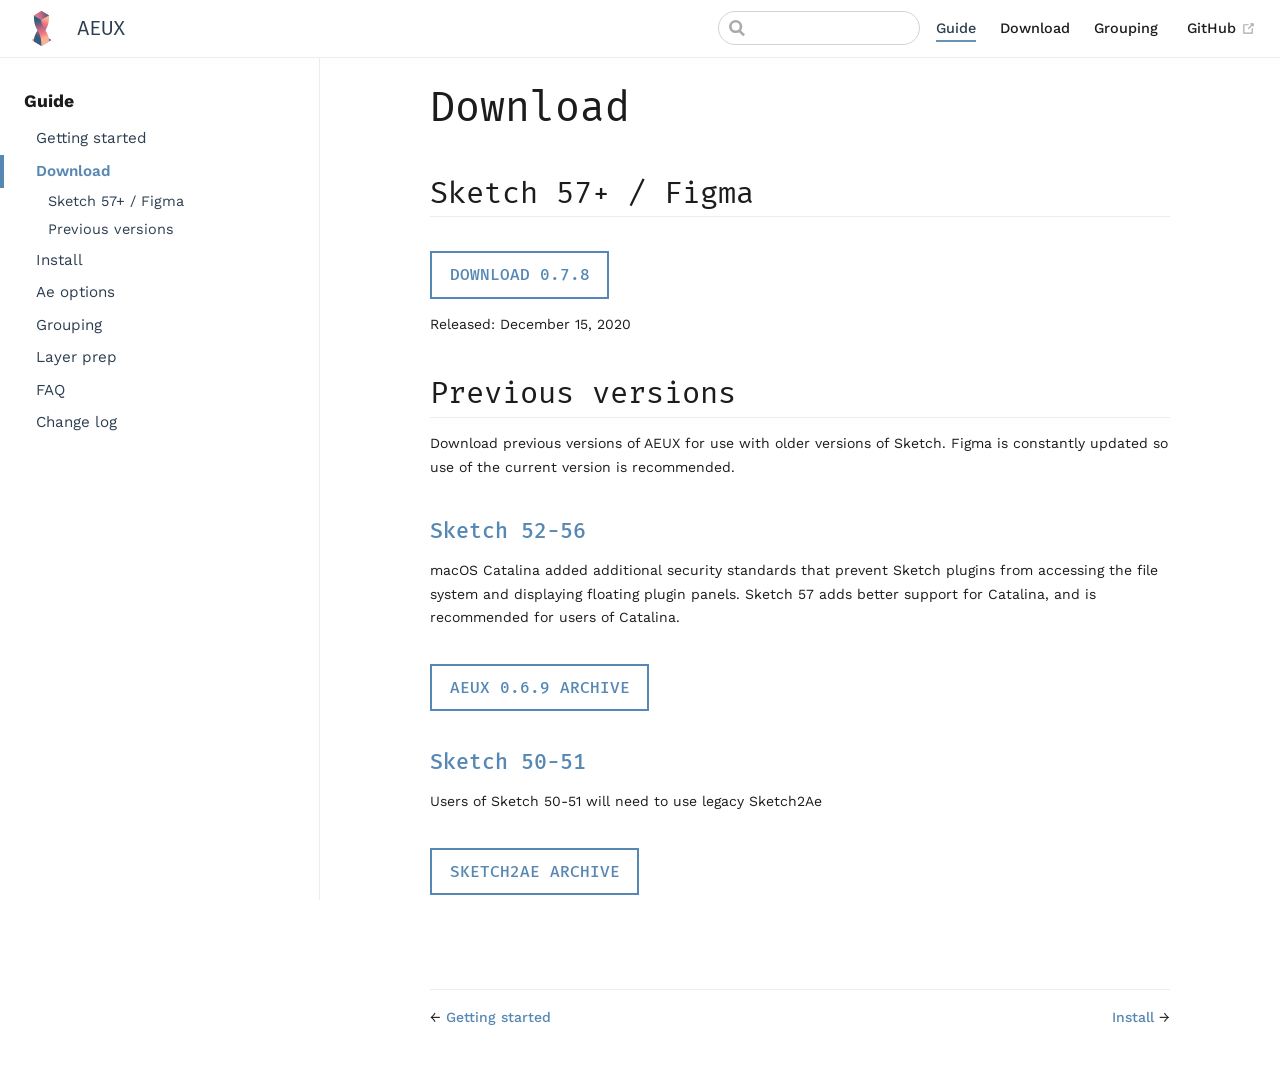
<file: guide/download.html>
<!DOCTYPE html>
<html lang="en-US">
  <head>
    <meta charset="utf-8">
    <meta name="viewport" content="width=device-width,initial-scale=1">
    <title>Download | AEUX</title>
    <meta name="generator" content="VuePress 1.5.2">
    
    <meta name="description" content="Transfer visual design layers to After Effects from Figma and Sketch">
    <meta name="theme-color" content="#5688B3">
    <meta name="apple-mobile-web-app-capable" content="yes">
    <meta name="apple-mobile-web-app-status-bar-style" content="black">
    <link rel="preload" href="/assets/css/0.styles.7ccc05a6.css" as="style"><link rel="preload" href="/assets/js/app.0e541cc9.js" as="script"><link rel="preload" href="/assets/js/10.c951f324.js" as="script"><link rel="preload" href="/assets/js/1.188eeb82.js" as="script"><link rel="preload" href="/assets/js/15.118eef13.js" as="script"><link rel="prefetch" href="/assets/js/11.64196103.js"><link rel="prefetch" href="/assets/js/12.49379f99.js"><link rel="prefetch" href="/assets/js/13.20a2b5de.js"><link rel="prefetch" href="/assets/js/14.9a8e35f3.js"><link rel="prefetch" href="/assets/js/16.0d7b536e.js"><link rel="prefetch" href="/assets/js/17.848d8a51.js"><link rel="prefetch" href="/assets/js/18.2d7fe9aa.js"><link rel="prefetch" href="/assets/js/19.408f8f2b.js"><link rel="prefetch" href="/assets/js/3.5978e63e.js"><link rel="prefetch" href="/assets/js/4.bf169235.js"><link rel="prefetch" href="/assets/js/5.2d33f8a7.js"><link rel="prefetch" href="/assets/js/6.2186c81d.js"><link rel="prefetch" href="/assets/js/7.a16623b3.js"><link rel="prefetch" href="/assets/js/8.9c554ab7.js"><link rel="prefetch" href="/assets/js/9.ff63b064.js">
    <link rel="stylesheet" href="/assets/css/0.styles.7ccc05a6.css">
  </head>
  <body>
    <div id="app" data-server-rendered="true"><div class="theme-container"><header class="navbar"><div class="sidebar-button"><svg xmlns="http://www.w3.org/2000/svg" aria-hidden="true" role="img" viewBox="0 0 448 512" class="icon"><path fill="currentColor" d="M436 124H12c-6.627 0-12-5.373-12-12V80c0-6.627 5.373-12 12-12h424c6.627 0 12 5.373 12 12v32c0 6.627-5.373 12-12 12zm0 160H12c-6.627 0-12-5.373-12-12v-32c0-6.627 5.373-12 12-12h424c6.627 0 12 5.373 12 12v32c0 6.627-5.373 12-12 12zm0 160H12c-6.627 0-12-5.373-12-12v-32c0-6.627 5.373-12 12-12h424c6.627 0 12 5.373 12 12v32c0 6.627-5.373 12-12 12z"></path></svg></div> <a href="/" class="home-link router-link-active"><img src="/aeux.svg" alt="AEUX" class="logo"> <span class="site-name can-hide">AEUX</span></a> <div class="links"><div class="search-box"><input aria-label="Search" autocomplete="off" spellcheck="false" value=""> <!----></div> <nav class="nav-links can-hide"><div class="nav-item"><a href="/guide/" class="nav-link router-link-active">
  Guide
</a></div><div class="nav-item"><a href="/guide/download/" class="nav-link">
  Download
</a></div><div class="nav-item"><a href="/guide/grouping/" class="nav-link">
  Grouping
</a></div> <a href="https://github.com/google/sketch2ae/" target="_blank" rel="noopener noreferrer" class="repo-link">
    GitHub
    <svg xmlns="http://www.w3.org/2000/svg" aria-hidden="true" x="0px" y="0px" viewBox="0 0 100 100" width="15" height="15" class="icon outbound"><path fill="currentColor" d="M18.8,85.1h56l0,0c2.2,0,4-1.8,4-4v-32h-8v28h-48v-48h28v-8h-32l0,0c-2.2,0-4,1.8-4,4v56C14.8,83.3,16.6,85.1,18.8,85.1z"></path> <polygon fill="currentColor" points="45.7,48.7 51.3,54.3 77.2,28.5 77.2,37.2 85.2,37.2 85.2,14.9 62.8,14.9 62.8,22.9 71.5,22.9"></polygon></svg></a></nav></div></header> <div class="sidebar-mask"></div> <aside class="sidebar"><nav class="nav-links"><div class="nav-item"><a href="/guide/" class="nav-link router-link-active">
  Guide
</a></div><div class="nav-item"><a href="/guide/download/" class="nav-link">
  Download
</a></div><div class="nav-item"><a href="/guide/grouping/" class="nav-link">
  Grouping
</a></div> <a href="https://github.com/google/sketch2ae/" target="_blank" rel="noopener noreferrer" class="repo-link">
    GitHub
    <svg xmlns="http://www.w3.org/2000/svg" aria-hidden="true" x="0px" y="0px" viewBox="0 0 100 100" width="15" height="15" class="icon outbound"><path fill="currentColor" d="M18.8,85.1h56l0,0c2.2,0,4-1.8,4-4v-32h-8v28h-48v-48h28v-8h-32l0,0c-2.2,0-4,1.8-4,4v56C14.8,83.3,16.6,85.1,18.8,85.1z"></path> <polygon fill="currentColor" points="45.7,48.7 51.3,54.3 77.2,28.5 77.2,37.2 85.2,37.2 85.2,14.9 62.8,14.9 62.8,22.9 71.5,22.9"></polygon></svg></a></nav>  <ul class="sidebar-links"><li><section class="sidebar-group depth-0"><p class="sidebar-heading open"><span>Guide</span> <!----></p> <ul class="sidebar-links sidebar-group-items"><li><a href="/guide/" aria-current="page" class="sidebar-link">Getting started</a></li><li><a href="/guide/download.html" aria-current="page" class="active sidebar-link">Download</a><ul class="sidebar-sub-headers"><li class="sidebar-sub-header"><a href="/guide/download.html#sketch-57-figma" class="sidebar-link">Sketch 57+ / Figma</a></li><li class="sidebar-sub-header"><a href="/guide/download.html#previous-versions" class="sidebar-link">Previous versions</a></li></ul></li><li><a href="/guide/install.html" class="sidebar-link">Install</a></li><li><a href="/guide/ae-options.html" class="sidebar-link">Ae options</a></li><li><a href="/guide/grouping.html" class="sidebar-link">Grouping</a></li><li><a href="/guide/layer-prep.html" class="sidebar-link">Layer prep</a></li><li><a href="/guide/faq.html" class="sidebar-link">FAQ</a></li><li><a href="/guide/changelog.html" class="sidebar-link">Change log</a></li></ul></section></li></ul> </aside> <main class="page"> <div class="theme-default-content content__default"><h1 id="download"><a href="#download" class="header-anchor">#</a> Download</h1> <h2 id="sketch-57-figma"><a href="#sketch-57-figma" class="header-anchor">#</a> Sketch 57+ / Figma</h2> <p><a href="https://github.com/google/sketch2ae/releases/download/v0.7.8/AEUX_0.7.8.zip" class="nav-link action-button">Download 0.7.8</a></p> <p>Released: December 15, 2020</p> <h2 id="previous-versions"><a href="#previous-versions" class="header-anchor">#</a> Previous versions</h2> <p>Download previous versions of AEUX for use with older versions of Sketch. Figma is constantly updated so use of the current version is recommended.</p> <h3 id="sketch-52-56"><a href="#sketch-52-56" class="header-anchor">#</a> <a href="/legacy-download/AEUX_0.6.9.zip">Sketch 52-56</a></h3> <p>macOS Catalina added additional security standards that prevent Sketch plugins from accessing the file system and displaying floating plugin panels. Sketch 57 adds better support for Catalina, and is recommended for users of Catalina.</p> <p><a href="/aeux_069/" class="nav-link action-button">AEUX 0.6.9 Archive</a></p> <h3 id="sketch-50-51"><a href="#sketch-50-51" class="header-anchor">#</a> <a href="/legacy-download/Sketch2AE_0.54.zip">Sketch 50-51</a></h3> <p>Users of Sketch 50-51 will need to use legacy Sketch2Ae</p> <p><a href="/sketch2ae/" class="nav-link action-button">Sketch2AE archive</a></p></div> <footer class="page-edit"><!----> <!----></footer> <div class="page-nav"><p class="inner"><span class="prev">
      ←
      <a href="/guide/" class="prev router-link-active">
        Getting started
      </a></span> <span class="next"><a href="/guide/install.html">
        Install
      </a>
      →
    </span></p></div> </main></div><div class="global-ui"><!----></div></div>
    <script src="/assets/js/app.0e541cc9.js" defer></script><script src="/assets/js/10.c951f324.js" defer></script><script src="/assets/js/1.188eeb82.js" defer></script><script src="/assets/js/15.118eef13.js" defer></script>
  </body>
</html>
</file>
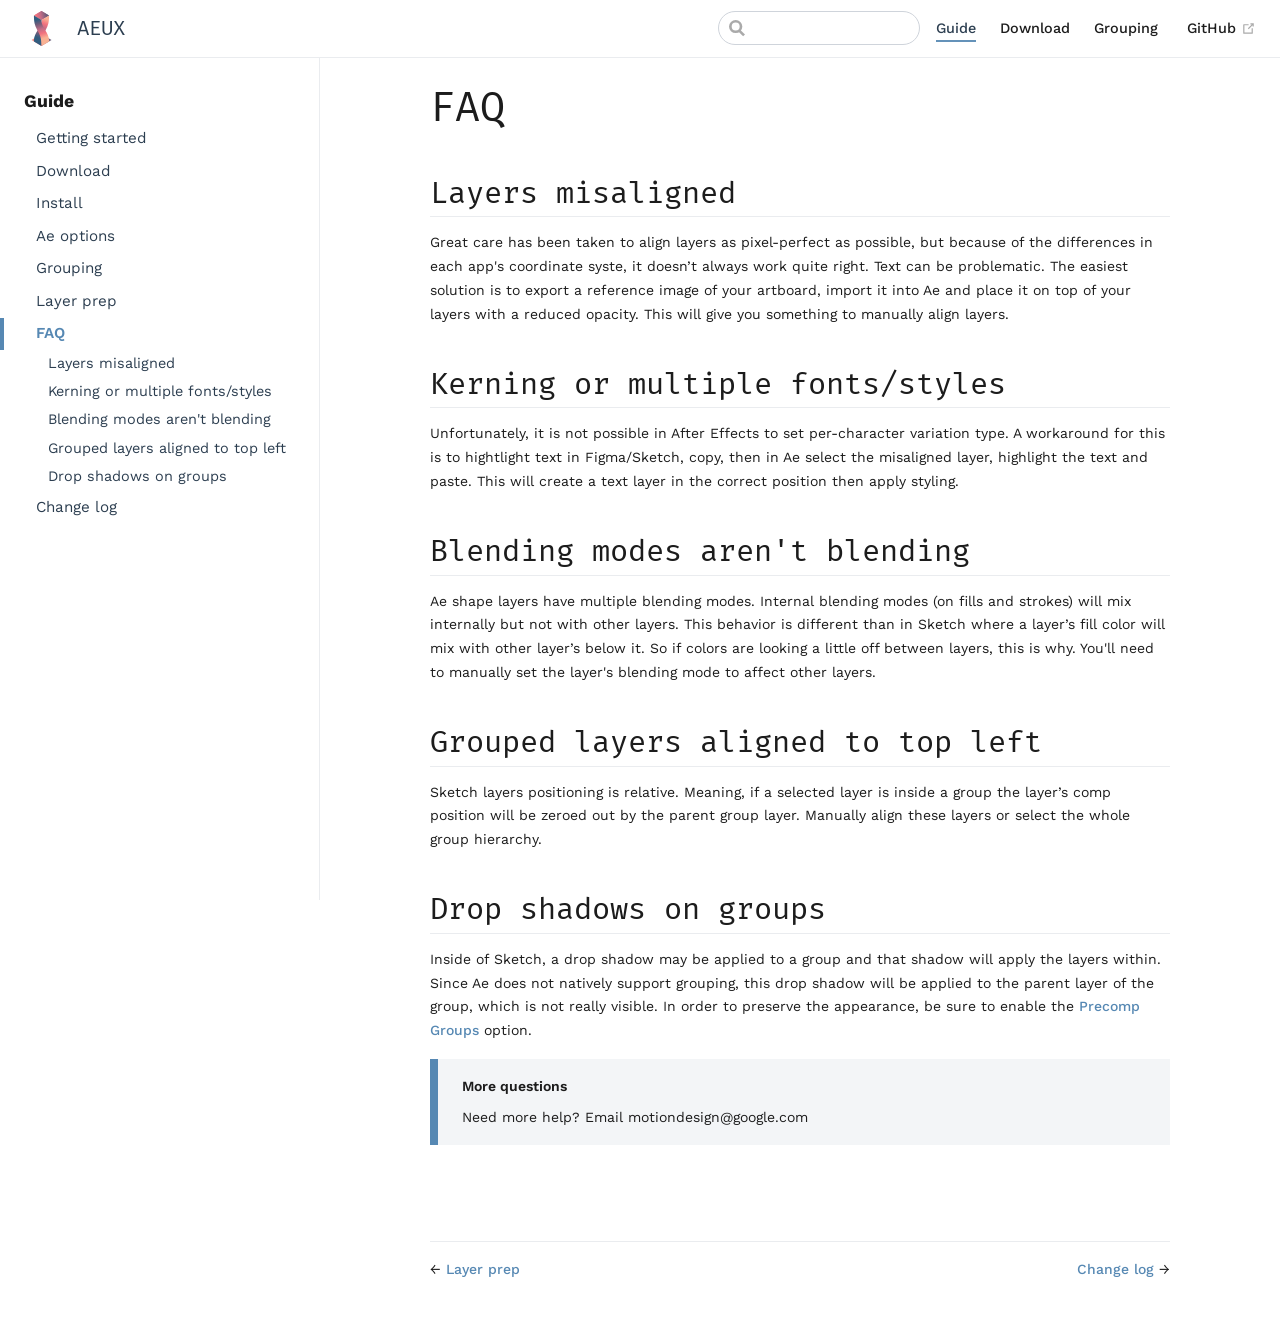
<file: guide/faq.html>
<!DOCTYPE html>
<html lang="en-US">
  <head>
    <meta charset="utf-8">
    <meta name="viewport" content="width=device-width,initial-scale=1">
    <title>FAQ | AEUX</title>
    <meta name="generator" content="VuePress 1.5.2">
    
    <meta name="description" content="Transfer visual design layers to After Effects from Figma and Sketch">
    <meta name="theme-color" content="#5688B3">
    <meta name="apple-mobile-web-app-capable" content="yes">
    <meta name="apple-mobile-web-app-status-bar-style" content="black">
    <link rel="preload" href="/assets/css/0.styles.7ccc05a6.css" as="style"><link rel="preload" href="/assets/js/app.0e541cc9.js" as="script"><link rel="preload" href="/assets/js/10.c951f324.js" as="script"><link rel="preload" href="/assets/js/1.188eeb82.js" as="script"><link rel="preload" href="/assets/js/16.0d7b536e.js" as="script"><link rel="prefetch" href="/assets/js/11.64196103.js"><link rel="prefetch" href="/assets/js/12.49379f99.js"><link rel="prefetch" href="/assets/js/13.20a2b5de.js"><link rel="prefetch" href="/assets/js/14.9a8e35f3.js"><link rel="prefetch" href="/assets/js/15.118eef13.js"><link rel="prefetch" href="/assets/js/17.848d8a51.js"><link rel="prefetch" href="/assets/js/18.2d7fe9aa.js"><link rel="prefetch" href="/assets/js/19.408f8f2b.js"><link rel="prefetch" href="/assets/js/3.5978e63e.js"><link rel="prefetch" href="/assets/js/4.bf169235.js"><link rel="prefetch" href="/assets/js/5.2d33f8a7.js"><link rel="prefetch" href="/assets/js/6.2186c81d.js"><link rel="prefetch" href="/assets/js/7.a16623b3.js"><link rel="prefetch" href="/assets/js/8.9c554ab7.js"><link rel="prefetch" href="/assets/js/9.ff63b064.js">
    <link rel="stylesheet" href="/assets/css/0.styles.7ccc05a6.css">
  </head>
  <body>
    <div id="app" data-server-rendered="true"><div class="theme-container"><header class="navbar"><div class="sidebar-button"><svg xmlns="http://www.w3.org/2000/svg" aria-hidden="true" role="img" viewBox="0 0 448 512" class="icon"><path fill="currentColor" d="M436 124H12c-6.627 0-12-5.373-12-12V80c0-6.627 5.373-12 12-12h424c6.627 0 12 5.373 12 12v32c0 6.627-5.373 12-12 12zm0 160H12c-6.627 0-12-5.373-12-12v-32c0-6.627 5.373-12 12-12h424c6.627 0 12 5.373 12 12v32c0 6.627-5.373 12-12 12zm0 160H12c-6.627 0-12-5.373-12-12v-32c0-6.627 5.373-12 12-12h424c6.627 0 12 5.373 12 12v32c0 6.627-5.373 12-12 12z"></path></svg></div> <a href="/" class="home-link router-link-active"><img src="/aeux.svg" alt="AEUX" class="logo"> <span class="site-name can-hide">AEUX</span></a> <div class="links"><div class="search-box"><input aria-label="Search" autocomplete="off" spellcheck="false" value=""> <!----></div> <nav class="nav-links can-hide"><div class="nav-item"><a href="/guide/" class="nav-link router-link-active">
  Guide
</a></div><div class="nav-item"><a href="/guide/download/" class="nav-link">
  Download
</a></div><div class="nav-item"><a href="/guide/grouping/" class="nav-link">
  Grouping
</a></div> <a href="https://github.com/google/sketch2ae/" target="_blank" rel="noopener noreferrer" class="repo-link">
    GitHub
    <svg xmlns="http://www.w3.org/2000/svg" aria-hidden="true" x="0px" y="0px" viewBox="0 0 100 100" width="15" height="15" class="icon outbound"><path fill="currentColor" d="M18.8,85.1h56l0,0c2.2,0,4-1.8,4-4v-32h-8v28h-48v-48h28v-8h-32l0,0c-2.2,0-4,1.8-4,4v56C14.8,83.3,16.6,85.1,18.8,85.1z"></path> <polygon fill="currentColor" points="45.7,48.7 51.3,54.3 77.2,28.5 77.2,37.2 85.2,37.2 85.2,14.9 62.8,14.9 62.8,22.9 71.5,22.9"></polygon></svg></a></nav></div></header> <div class="sidebar-mask"></div> <aside class="sidebar"><nav class="nav-links"><div class="nav-item"><a href="/guide/" class="nav-link router-link-active">
  Guide
</a></div><div class="nav-item"><a href="/guide/download/" class="nav-link">
  Download
</a></div><div class="nav-item"><a href="/guide/grouping/" class="nav-link">
  Grouping
</a></div> <a href="https://github.com/google/sketch2ae/" target="_blank" rel="noopener noreferrer" class="repo-link">
    GitHub
    <svg xmlns="http://www.w3.org/2000/svg" aria-hidden="true" x="0px" y="0px" viewBox="0 0 100 100" width="15" height="15" class="icon outbound"><path fill="currentColor" d="M18.8,85.1h56l0,0c2.2,0,4-1.8,4-4v-32h-8v28h-48v-48h28v-8h-32l0,0c-2.2,0-4,1.8-4,4v56C14.8,83.3,16.6,85.1,18.8,85.1z"></path> <polygon fill="currentColor" points="45.7,48.7 51.3,54.3 77.2,28.5 77.2,37.2 85.2,37.2 85.2,14.9 62.8,14.9 62.8,22.9 71.5,22.9"></polygon></svg></a></nav>  <ul class="sidebar-links"><li><section class="sidebar-group depth-0"><p class="sidebar-heading open"><span>Guide</span> <!----></p> <ul class="sidebar-links sidebar-group-items"><li><a href="/guide/" aria-current="page" class="sidebar-link">Getting started</a></li><li><a href="/guide/download.html" class="sidebar-link">Download</a></li><li><a href="/guide/install.html" class="sidebar-link">Install</a></li><li><a href="/guide/ae-options.html" class="sidebar-link">Ae options</a></li><li><a href="/guide/grouping.html" class="sidebar-link">Grouping</a></li><li><a href="/guide/layer-prep.html" class="sidebar-link">Layer prep</a></li><li><a href="/guide/faq.html" aria-current="page" class="active sidebar-link">FAQ</a><ul class="sidebar-sub-headers"><li class="sidebar-sub-header"><a href="/guide/faq.html#layers-misaligned" class="sidebar-link">Layers misaligned</a></li><li class="sidebar-sub-header"><a href="/guide/faq.html#kerning-or-multiple-fonts-styles" class="sidebar-link">Kerning or multiple fonts/styles</a></li><li class="sidebar-sub-header"><a href="/guide/faq.html#blending-modes-aren-t-blending" class="sidebar-link">Blending modes aren't blending</a></li><li class="sidebar-sub-header"><a href="/guide/faq.html#grouped-layers-aligned-to-top-left" class="sidebar-link">Grouped layers aligned to top left</a></li><li class="sidebar-sub-header"><a href="/guide/faq.html#drop-shadows-on-groups" class="sidebar-link">Drop shadows on groups</a></li></ul></li><li><a href="/guide/changelog.html" class="sidebar-link">Change log</a></li></ul></section></li></ul> </aside> <main class="page"> <div class="theme-default-content content__default"><h1 id="faq"><a href="#faq" class="header-anchor">#</a> FAQ</h1> <h2 id="layers-misaligned"><a href="#layers-misaligned" class="header-anchor">#</a> Layers misaligned</h2> <p>Great care has been taken to align layers as pixel-perfect as possible, but because of the differences in each app's coordinate syste, it doesn’t always work quite right. Text can be problematic. The easiest solution is to export a reference image of your artboard, import it into Ae and place it on top of your layers with a reduced opacity. This will give you something to manually align layers.</p> <h2 id="kerning-or-multiple-fonts-styles"><a href="#kerning-or-multiple-fonts-styles" class="header-anchor">#</a> Kerning or multiple fonts/styles</h2> <p>Unfortunately, it is not possible in After Effects to set per-character variation type. A workaround for this is to hightlight text in Figma/Sketch, copy, then in Ae select the misaligned layer, highlight the text and paste. This will create a text layer in the correct position then apply styling.</p> <h2 id="blending-modes-aren-t-blending"><a href="#blending-modes-aren-t-blending" class="header-anchor">#</a> Blending modes aren't blending</h2> <p>Ae shape layers have multiple blending modes. Internal blending modes (on fills and strokes) will mix internally but not with other layers. This behavior is different than in Sketch where a layer’s fill color will mix with other layer’s below it. So if colors are looking a little off between layers, this is why. You'll need to manually set the layer's blending mode to affect other layers.</p> <h2 id="grouped-layers-aligned-to-top-left"><a href="#grouped-layers-aligned-to-top-left" class="header-anchor">#</a> Grouped layers aligned to top left</h2> <p>Sketch layers positioning is relative. Meaning, if a selected layer is inside a group the layer’s comp position will be zeroed out by the parent group layer. Manually align these layers or select the whole group hierarchy.</p> <h2 id="drop-shadows-on-groups"><a href="#drop-shadows-on-groups" class="header-anchor">#</a> Drop shadows on groups</h2> <p>Inside of Sketch, a drop shadow may be applied to a group and that shadow will apply the layers within. Since Ae does not natively support grouping, this drop shadow will be applied to the parent layer of the group, which is not really visible. In order to preserve the appearance, be sure to enable the <a href="/guide/ae-options.html#precomp-groups">Precomp Groups</a> option.</p> <div class="custom-block tip"><p class="custom-block-title">More questions</p> <p>Need more help? Email motiondesign@google.com</p></div></div> <footer class="page-edit"><!----> <!----></footer> <div class="page-nav"><p class="inner"><span class="prev">
      ←
      <a href="/guide/layer-prep.html" class="prev">
        Layer prep
      </a></span> <span class="next"><a href="/guide/changelog.html">
        Change log
      </a>
      →
    </span></p></div> </main></div><div class="global-ui"><!----></div></div>
    <script src="/assets/js/app.0e541cc9.js" defer></script><script src="/assets/js/10.c951f324.js" defer></script><script src="/assets/js/1.188eeb82.js" defer></script><script src="/assets/js/16.0d7b536e.js" defer></script>
  </body>
</html>
</file>
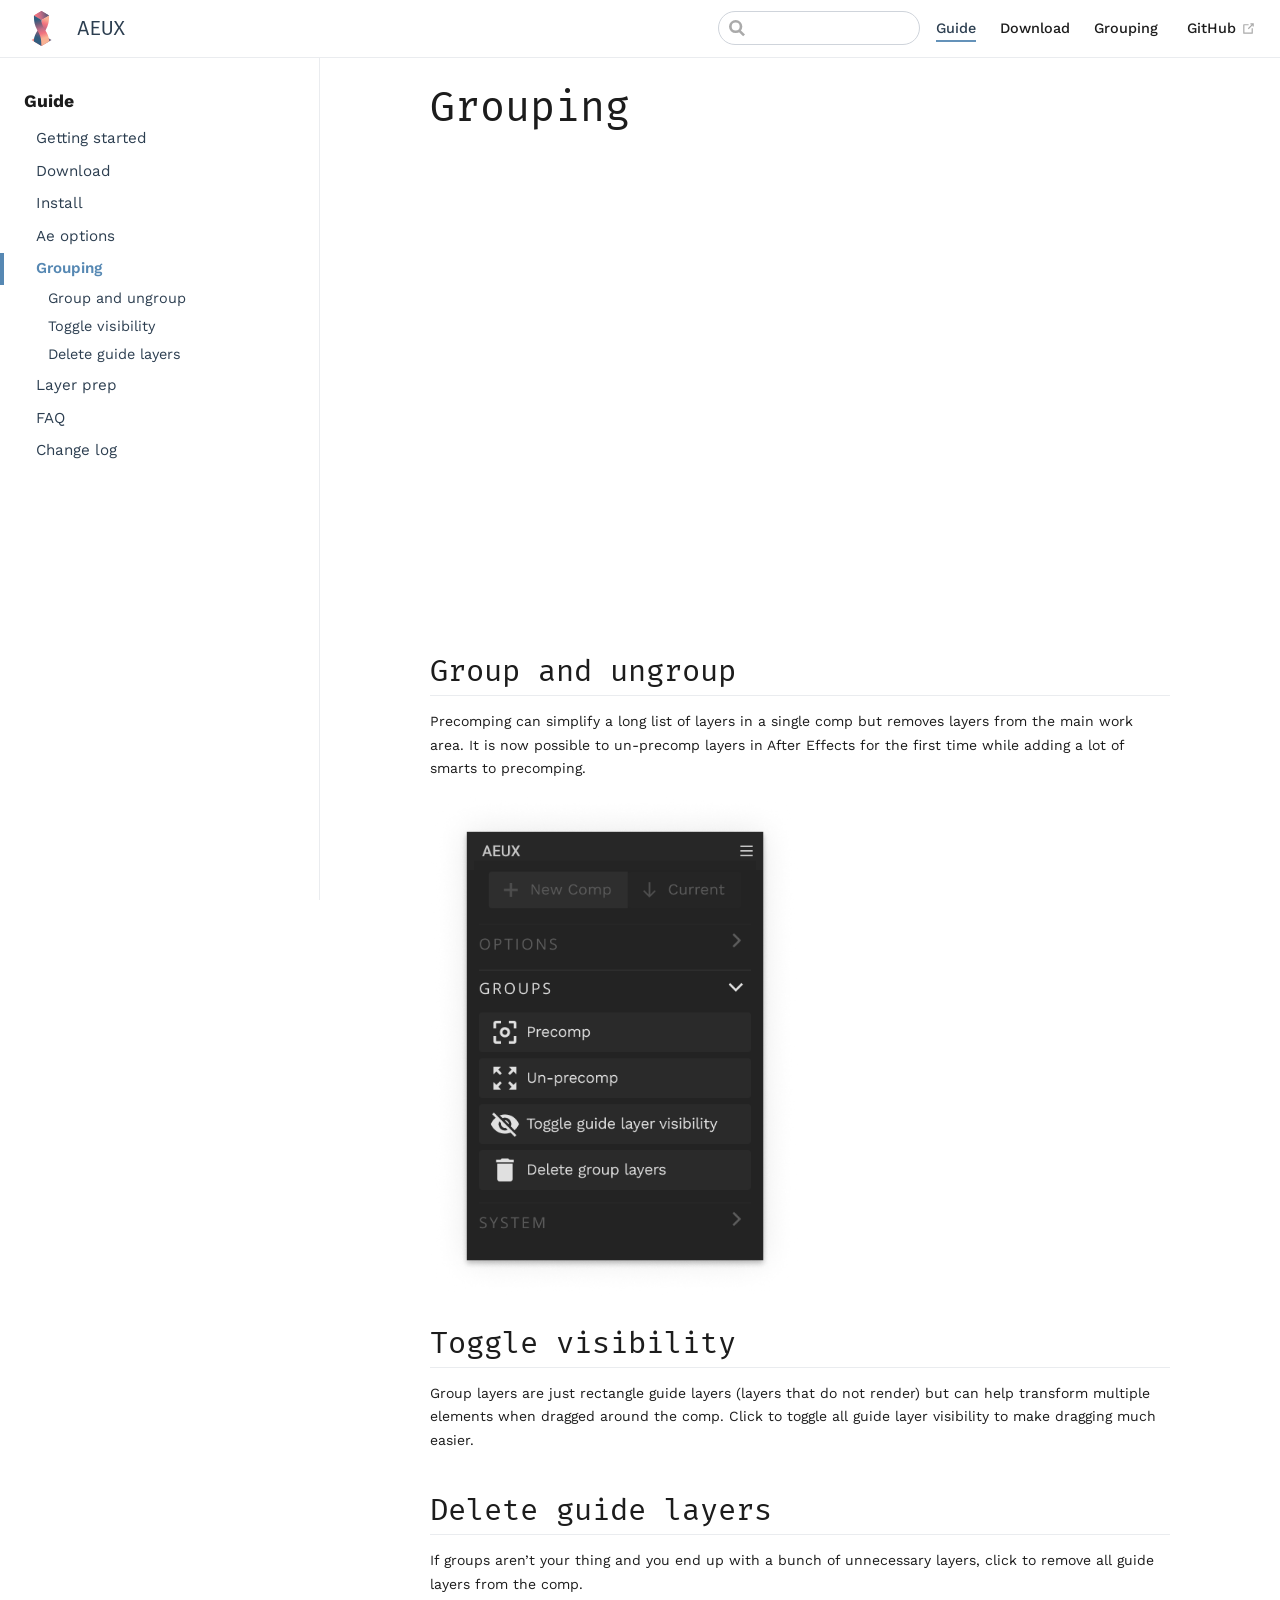
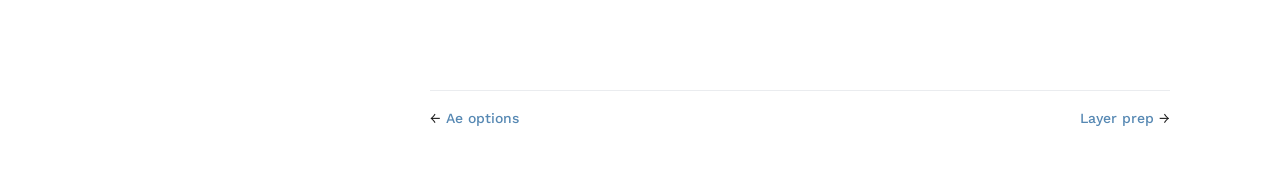
<file: guide/grouping.html>
<!DOCTYPE html>
<html lang="en-US">
  <head>
    <meta charset="utf-8">
    <meta name="viewport" content="width=device-width,initial-scale=1">
    <title>Grouping | AEUX</title>
    <meta name="generator" content="VuePress 1.5.2">
    
    <meta name="description" content="Transfer visual design layers to After Effects from Figma and Sketch">
    <meta name="theme-color" content="#5688B3">
    <meta name="apple-mobile-web-app-capable" content="yes">
    <meta name="apple-mobile-web-app-status-bar-style" content="black">
    <link rel="preload" href="/assets/css/0.styles.7ccc05a6.css" as="style"><link rel="preload" href="/assets/js/app.0e541cc9.js" as="script"><link rel="preload" href="/assets/js/10.c951f324.js" as="script"><link rel="preload" href="/assets/js/1.188eeb82.js" as="script"><link rel="preload" href="/assets/js/17.848d8a51.js" as="script"><link rel="preload" href="/assets/js/3.5978e63e.js" as="script"><link rel="prefetch" href="/assets/js/11.64196103.js"><link rel="prefetch" href="/assets/js/12.49379f99.js"><link rel="prefetch" href="/assets/js/13.20a2b5de.js"><link rel="prefetch" href="/assets/js/14.9a8e35f3.js"><link rel="prefetch" href="/assets/js/15.118eef13.js"><link rel="prefetch" href="/assets/js/16.0d7b536e.js"><link rel="prefetch" href="/assets/js/18.2d7fe9aa.js"><link rel="prefetch" href="/assets/js/19.408f8f2b.js"><link rel="prefetch" href="/assets/js/4.bf169235.js"><link rel="prefetch" href="/assets/js/5.2d33f8a7.js"><link rel="prefetch" href="/assets/js/6.2186c81d.js"><link rel="prefetch" href="/assets/js/7.a16623b3.js"><link rel="prefetch" href="/assets/js/8.9c554ab7.js"><link rel="prefetch" href="/assets/js/9.ff63b064.js">
    <link rel="stylesheet" href="/assets/css/0.styles.7ccc05a6.css">
  </head>
  <body>
    <div id="app" data-server-rendered="true"><div class="theme-container"><header class="navbar"><div class="sidebar-button"><svg xmlns="http://www.w3.org/2000/svg" aria-hidden="true" role="img" viewBox="0 0 448 512" class="icon"><path fill="currentColor" d="M436 124H12c-6.627 0-12-5.373-12-12V80c0-6.627 5.373-12 12-12h424c6.627 0 12 5.373 12 12v32c0 6.627-5.373 12-12 12zm0 160H12c-6.627 0-12-5.373-12-12v-32c0-6.627 5.373-12 12-12h424c6.627 0 12 5.373 12 12v32c0 6.627-5.373 12-12 12zm0 160H12c-6.627 0-12-5.373-12-12v-32c0-6.627 5.373-12 12-12h424c6.627 0 12 5.373 12 12v32c0 6.627-5.373 12-12 12z"></path></svg></div> <a href="/" class="home-link router-link-active"><img src="/aeux.svg" alt="AEUX" class="logo"> <span class="site-name can-hide">AEUX</span></a> <div class="links"><div class="search-box"><input aria-label="Search" autocomplete="off" spellcheck="false" value=""> <!----></div> <nav class="nav-links can-hide"><div class="nav-item"><a href="/guide/" class="nav-link router-link-active">
  Guide
</a></div><div class="nav-item"><a href="/guide/download/" class="nav-link">
  Download
</a></div><div class="nav-item"><a href="/guide/grouping/" class="nav-link">
  Grouping
</a></div> <a href="https://github.com/google/sketch2ae/" target="_blank" rel="noopener noreferrer" class="repo-link">
    GitHub
    <svg xmlns="http://www.w3.org/2000/svg" aria-hidden="true" x="0px" y="0px" viewBox="0 0 100 100" width="15" height="15" class="icon outbound"><path fill="currentColor" d="M18.8,85.1h56l0,0c2.2,0,4-1.8,4-4v-32h-8v28h-48v-48h28v-8h-32l0,0c-2.2,0-4,1.8-4,4v56C14.8,83.3,16.6,85.1,18.8,85.1z"></path> <polygon fill="currentColor" points="45.7,48.7 51.3,54.3 77.2,28.5 77.2,37.2 85.2,37.2 85.2,14.9 62.8,14.9 62.8,22.9 71.5,22.9"></polygon></svg></a></nav></div></header> <div class="sidebar-mask"></div> <aside class="sidebar"><nav class="nav-links"><div class="nav-item"><a href="/guide/" class="nav-link router-link-active">
  Guide
</a></div><div class="nav-item"><a href="/guide/download/" class="nav-link">
  Download
</a></div><div class="nav-item"><a href="/guide/grouping/" class="nav-link">
  Grouping
</a></div> <a href="https://github.com/google/sketch2ae/" target="_blank" rel="noopener noreferrer" class="repo-link">
    GitHub
    <svg xmlns="http://www.w3.org/2000/svg" aria-hidden="true" x="0px" y="0px" viewBox="0 0 100 100" width="15" height="15" class="icon outbound"><path fill="currentColor" d="M18.8,85.1h56l0,0c2.2,0,4-1.8,4-4v-32h-8v28h-48v-48h28v-8h-32l0,0c-2.2,0-4,1.8-4,4v56C14.8,83.3,16.6,85.1,18.8,85.1z"></path> <polygon fill="currentColor" points="45.7,48.7 51.3,54.3 77.2,28.5 77.2,37.2 85.2,37.2 85.2,14.9 62.8,14.9 62.8,22.9 71.5,22.9"></polygon></svg></a></nav>  <ul class="sidebar-links"><li><section class="sidebar-group depth-0"><p class="sidebar-heading open"><span>Guide</span> <!----></p> <ul class="sidebar-links sidebar-group-items"><li><a href="/guide/" aria-current="page" class="sidebar-link">Getting started</a></li><li><a href="/guide/download.html" class="sidebar-link">Download</a></li><li><a href="/guide/install.html" class="sidebar-link">Install</a></li><li><a href="/guide/ae-options.html" class="sidebar-link">Ae options</a></li><li><a href="/guide/grouping.html" aria-current="page" class="active sidebar-link">Grouping</a><ul class="sidebar-sub-headers"><li class="sidebar-sub-header"><a href="/guide/grouping.html#group-and-ungroup" class="sidebar-link">Group and ungroup</a></li><li class="sidebar-sub-header"><a href="/guide/grouping.html#toggle-visibility" class="sidebar-link">Toggle visibility</a></li><li class="sidebar-sub-header"><a href="/guide/grouping.html#delete-guide-layers" class="sidebar-link">Delete guide layers</a></li></ul></li><li><a href="/guide/layer-prep.html" class="sidebar-link">Layer prep</a></li><li><a href="/guide/faq.html" class="sidebar-link">FAQ</a></li><li><a href="/guide/changelog.html" class="sidebar-link">Change log</a></li></ul></section></li></ul> </aside> <main class="page"> <div class="theme-default-content content__default"><h1 id="grouping"><a href="#grouping" class="header-anchor">#</a> Grouping</h1> <div class="video-block" style="padding-bottom:62.5%;" data-v-57a6d39d><iframe width="960" height="540" src="https://www.youtube.com/embed/R7Nle5BaZzA" frameborder="0" allow="accelerometer; autoplay; encrypted-media; gyroscope; picture-in-picture" allowfullscreen="allowfullscreen" data-v-57a6d39d></iframe></div> <h2 id="group-and-ungroup"><a href="#group-and-ungroup" class="header-anchor">#</a> Group and ungroup</h2> <p>Precomping can simplify a long list of layers in a single comp but removes layers from the main work area. It is now possible to un-precomp layers in After Effects for the first time while adding a lot of smarts to precomping.</p> <img src="/ae_groups.png" alt="After Effects options" class="guide-img"> <h2 id="toggle-visibility"><a href="#toggle-visibility" class="header-anchor">#</a> Toggle visibility</h2> <p>Group layers are just rectangle guide layers (layers that do not render) but can help transform multiple elements when dragged around the comp. Click to toggle all guide layer visibility to make dragging much easier.</p> <h2 id="delete-guide-layers"><a href="#delete-guide-layers" class="header-anchor">#</a> Delete guide layers</h2> <p>If groups aren’t your thing and you end up with a bunch of unnecessary layers, click to remove all guide layers from the comp.</p></div> <footer class="page-edit"><!----> <!----></footer> <div class="page-nav"><p class="inner"><span class="prev">
      ←
      <a href="/guide/ae-options.html" class="prev">
        Ae options
      </a></span> <span class="next"><a href="/guide/layer-prep.html">
        Layer prep
      </a>
      →
    </span></p></div> </main></div><div class="global-ui"><!----></div></div>
    <script src="/assets/js/app.0e541cc9.js" defer></script><script src="/assets/js/10.c951f324.js" defer></script><script src="/assets/js/1.188eeb82.js" defer></script><script src="/assets/js/17.848d8a51.js" defer></script><script src="/assets/js/3.5978e63e.js" defer></script>
  </body>
</html>
</file>
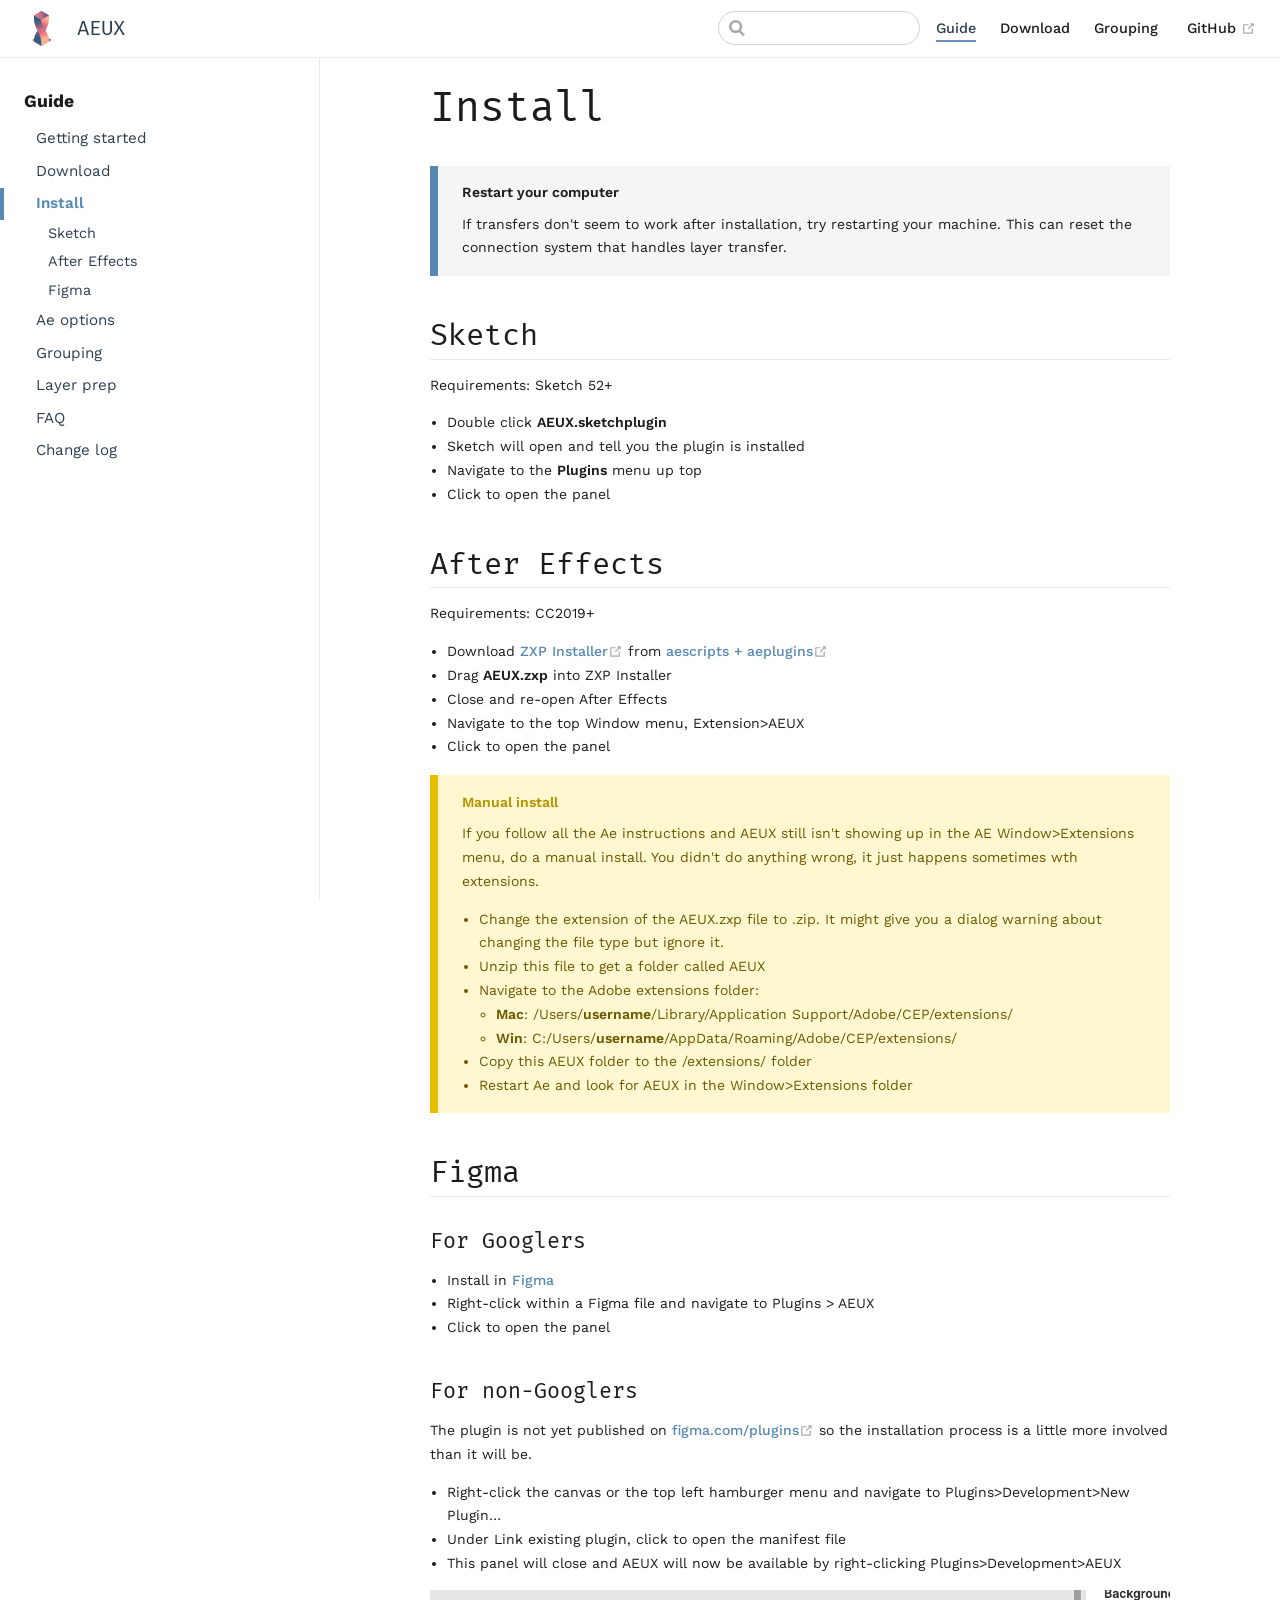
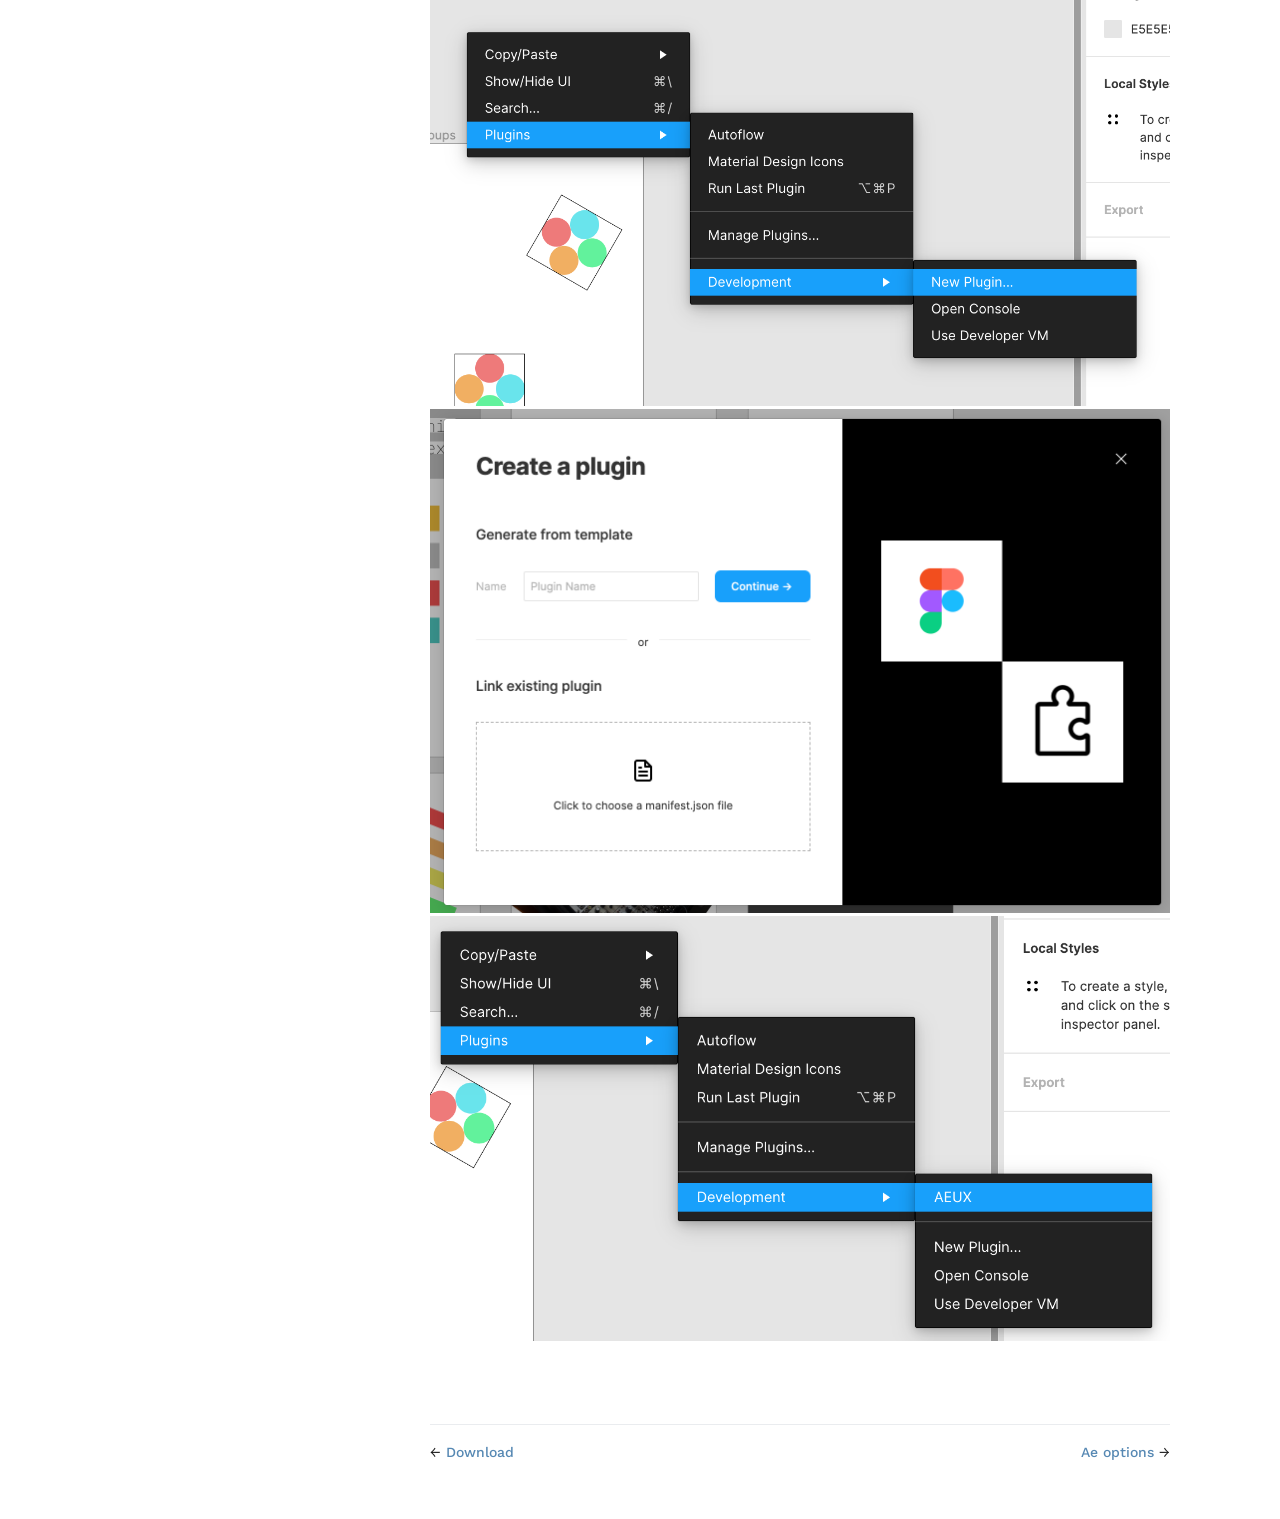
<file: guide/install.html>
<!DOCTYPE html>
<html lang="en-US">
  <head>
    <meta charset="utf-8">
    <meta name="viewport" content="width=device-width,initial-scale=1">
    <title>Install | AEUX</title>
    <meta name="generator" content="VuePress 1.5.2">
    
    <meta name="description" content="Transfer visual design layers to After Effects from Figma and Sketch">
    <meta name="theme-color" content="#5688B3">
    <meta name="apple-mobile-web-app-capable" content="yes">
    <meta name="apple-mobile-web-app-status-bar-style" content="black">
    <link rel="preload" href="/assets/css/0.styles.7ccc05a6.css" as="style"><link rel="preload" href="/assets/js/app.0e541cc9.js" as="script"><link rel="preload" href="/assets/js/10.c951f324.js" as="script"><link rel="preload" href="/assets/js/1.188eeb82.js" as="script"><link rel="preload" href="/assets/js/18.2d7fe9aa.js" as="script"><link rel="prefetch" href="/assets/js/11.64196103.js"><link rel="prefetch" href="/assets/js/12.49379f99.js"><link rel="prefetch" href="/assets/js/13.20a2b5de.js"><link rel="prefetch" href="/assets/js/14.9a8e35f3.js"><link rel="prefetch" href="/assets/js/15.118eef13.js"><link rel="prefetch" href="/assets/js/16.0d7b536e.js"><link rel="prefetch" href="/assets/js/17.848d8a51.js"><link rel="prefetch" href="/assets/js/19.408f8f2b.js"><link rel="prefetch" href="/assets/js/3.5978e63e.js"><link rel="prefetch" href="/assets/js/4.bf169235.js"><link rel="prefetch" href="/assets/js/5.2d33f8a7.js"><link rel="prefetch" href="/assets/js/6.2186c81d.js"><link rel="prefetch" href="/assets/js/7.a16623b3.js"><link rel="prefetch" href="/assets/js/8.9c554ab7.js"><link rel="prefetch" href="/assets/js/9.ff63b064.js">
    <link rel="stylesheet" href="/assets/css/0.styles.7ccc05a6.css">
  </head>
  <body>
    <div id="app" data-server-rendered="true"><div class="theme-container"><header class="navbar"><div class="sidebar-button"><svg xmlns="http://www.w3.org/2000/svg" aria-hidden="true" role="img" viewBox="0 0 448 512" class="icon"><path fill="currentColor" d="M436 124H12c-6.627 0-12-5.373-12-12V80c0-6.627 5.373-12 12-12h424c6.627 0 12 5.373 12 12v32c0 6.627-5.373 12-12 12zm0 160H12c-6.627 0-12-5.373-12-12v-32c0-6.627 5.373-12 12-12h424c6.627 0 12 5.373 12 12v32c0 6.627-5.373 12-12 12zm0 160H12c-6.627 0-12-5.373-12-12v-32c0-6.627 5.373-12 12-12h424c6.627 0 12 5.373 12 12v32c0 6.627-5.373 12-12 12z"></path></svg></div> <a href="/" class="home-link router-link-active"><img src="/aeux.svg" alt="AEUX" class="logo"> <span class="site-name can-hide">AEUX</span></a> <div class="links"><div class="search-box"><input aria-label="Search" autocomplete="off" spellcheck="false" value=""> <!----></div> <nav class="nav-links can-hide"><div class="nav-item"><a href="/guide/" class="nav-link router-link-active">
  Guide
</a></div><div class="nav-item"><a href="/guide/download/" class="nav-link">
  Download
</a></div><div class="nav-item"><a href="/guide/grouping/" class="nav-link">
  Grouping
</a></div> <a href="https://github.com/google/sketch2ae/" target="_blank" rel="noopener noreferrer" class="repo-link">
    GitHub
    <svg xmlns="http://www.w3.org/2000/svg" aria-hidden="true" x="0px" y="0px" viewBox="0 0 100 100" width="15" height="15" class="icon outbound"><path fill="currentColor" d="M18.8,85.1h56l0,0c2.2,0,4-1.8,4-4v-32h-8v28h-48v-48h28v-8h-32l0,0c-2.2,0-4,1.8-4,4v56C14.8,83.3,16.6,85.1,18.8,85.1z"></path> <polygon fill="currentColor" points="45.7,48.7 51.3,54.3 77.2,28.5 77.2,37.2 85.2,37.2 85.2,14.9 62.8,14.9 62.8,22.9 71.5,22.9"></polygon></svg></a></nav></div></header> <div class="sidebar-mask"></div> <aside class="sidebar"><nav class="nav-links"><div class="nav-item"><a href="/guide/" class="nav-link router-link-active">
  Guide
</a></div><div class="nav-item"><a href="/guide/download/" class="nav-link">
  Download
</a></div><div class="nav-item"><a href="/guide/grouping/" class="nav-link">
  Grouping
</a></div> <a href="https://github.com/google/sketch2ae/" target="_blank" rel="noopener noreferrer" class="repo-link">
    GitHub
    <svg xmlns="http://www.w3.org/2000/svg" aria-hidden="true" x="0px" y="0px" viewBox="0 0 100 100" width="15" height="15" class="icon outbound"><path fill="currentColor" d="M18.8,85.1h56l0,0c2.2,0,4-1.8,4-4v-32h-8v28h-48v-48h28v-8h-32l0,0c-2.2,0-4,1.8-4,4v56C14.8,83.3,16.6,85.1,18.8,85.1z"></path> <polygon fill="currentColor" points="45.7,48.7 51.3,54.3 77.2,28.5 77.2,37.2 85.2,37.2 85.2,14.9 62.8,14.9 62.8,22.9 71.5,22.9"></polygon></svg></a></nav>  <ul class="sidebar-links"><li><section class="sidebar-group depth-0"><p class="sidebar-heading open"><span>Guide</span> <!----></p> <ul class="sidebar-links sidebar-group-items"><li><a href="/guide/" aria-current="page" class="sidebar-link">Getting started</a></li><li><a href="/guide/download.html" class="sidebar-link">Download</a></li><li><a href="/guide/install.html" aria-current="page" class="active sidebar-link">Install</a><ul class="sidebar-sub-headers"><li class="sidebar-sub-header"><a href="/guide/install.html#sketch" class="sidebar-link">Sketch</a></li><li class="sidebar-sub-header"><a href="/guide/install.html#after-effects" class="sidebar-link">After Effects</a></li><li class="sidebar-sub-header"><a href="/guide/install.html#figma" class="sidebar-link">Figma</a></li></ul></li><li><a href="/guide/ae-options.html" class="sidebar-link">Ae options</a></li><li><a href="/guide/grouping.html" class="sidebar-link">Grouping</a></li><li><a href="/guide/layer-prep.html" class="sidebar-link">Layer prep</a></li><li><a href="/guide/faq.html" class="sidebar-link">FAQ</a></li><li><a href="/guide/changelog.html" class="sidebar-link">Change log</a></li></ul></section></li></ul> </aside> <main class="page"> <div class="theme-default-content content__default"><h1 id="install"><a href="#install" class="header-anchor">#</a> Install</h1> <div class="custom-block tip"><p class="custom-block-title">Restart your computer</p> <p>If transfers don't seem to work after installation, try restarting your machine. This can reset the connection system that handles layer transfer.</p></div> <h2 id="sketch"><a href="#sketch" class="header-anchor">#</a> Sketch</h2> <p>Requirements: Sketch 52+</p> <ul><li>Double click <strong>AEUX.sketchplugin</strong></li> <li>Sketch will open and tell you the plugin is installed</li> <li>Navigate to the <strong>Plugins</strong> menu up top</li> <li>Click to open the panel</li></ul> <h2 id="after-effects"><a href="#after-effects" class="header-anchor">#</a> After Effects</h2> <p>Requirements: CC2019+</p> <ul><li>Download <a href="https://aescripts.com/learn/zxp-installer/" target="_blank" rel="noopener noreferrer">ZXP Installer<svg xmlns="http://www.w3.org/2000/svg" aria-hidden="true" x="0px" y="0px" viewBox="0 0 100 100" width="15" height="15" class="icon outbound"><path fill="currentColor" d="M18.8,85.1h56l0,0c2.2,0,4-1.8,4-4v-32h-8v28h-48v-48h28v-8h-32l0,0c-2.2,0-4,1.8-4,4v56C14.8,83.3,16.6,85.1,18.8,85.1z"></path> <polygon fill="currentColor" points="45.7,48.7 51.3,54.3 77.2,28.5 77.2,37.2 85.2,37.2 85.2,14.9 62.8,14.9 62.8,22.9 71.5,22.9"></polygon></svg></a> from <a href="https://aescripts.com/" target="_blank" rel="noopener noreferrer">aescripts + aeplugins<svg xmlns="http://www.w3.org/2000/svg" aria-hidden="true" x="0px" y="0px" viewBox="0 0 100 100" width="15" height="15" class="icon outbound"><path fill="currentColor" d="M18.8,85.1h56l0,0c2.2,0,4-1.8,4-4v-32h-8v28h-48v-48h28v-8h-32l0,0c-2.2,0-4,1.8-4,4v56C14.8,83.3,16.6,85.1,18.8,85.1z"></path> <polygon fill="currentColor" points="45.7,48.7 51.3,54.3 77.2,28.5 77.2,37.2 85.2,37.2 85.2,14.9 62.8,14.9 62.8,22.9 71.5,22.9"></polygon></svg></a></li> <li>Drag <strong>AEUX.zxp</strong> into ZXP Installer</li> <li>Close and re-open After Effects</li> <li>Navigate to the top Window menu, Extension&gt;AEUX</li> <li>Click to open the panel</li></ul> <div class="custom-block warning"><p class="custom-block-title">Manual install</p> <p>If you follow all the Ae instructions and AEUX still isn't showing up in the AE Window&gt;Extensions menu, do a manual install. You didn't do anything wrong, it just happens sometimes wth extensions.</p> <ul><li>Change the extension of the AEUX.zxp file to .zip. It might give you a dialog warning about changing the file type but ignore it.</li> <li>Unzip this file to get a folder called AEUX</li> <li>Navigate to the Adobe extensions folder:
<ul><li><strong>Mac</strong>: /Users/<strong>username</strong>/Library/Application Support/Adobe/CEP/extensions/</li> <li><strong>Win</strong>: C:/Users/<strong>username</strong>/AppData/Roaming/Adobe/CEP/extensions/</li></ul></li> <li>Copy this AEUX folder to the /extensions/ folder</li> <li>Restart Ae and look for AEUX in the Window&gt;Extensions folder</li></ul></div> <h2 id="figma"><a href="#figma" class="header-anchor">#</a> Figma</h2> <h3 id="for-googlers"><a href="#for-googlers" class="header-anchor">#</a> For Googlers</h3> <ul><li>Install in <a href="https://www.figma.com/community/plugin/864522107465619637/AEUX">Figma</a></li> <li>Right-click within a Figma file and navigate to Plugins &gt; AEUX</li> <li>Click to open the panel</li></ul> <h3 id="for-non-googlers"><a href="#for-non-googlers" class="header-anchor">#</a> For non-Googlers</h3> <p>The plugin is not yet published on <a href="http://figma.com/plugins" target="_blank" rel="noopener noreferrer">figma.com/plugins<svg xmlns="http://www.w3.org/2000/svg" aria-hidden="true" x="0px" y="0px" viewBox="0 0 100 100" width="15" height="15" class="icon outbound"><path fill="currentColor" d="M18.8,85.1h56l0,0c2.2,0,4-1.8,4-4v-32h-8v28h-48v-48h28v-8h-32l0,0c-2.2,0-4,1.8-4,4v56C14.8,83.3,16.6,85.1,18.8,85.1z"></path> <polygon fill="currentColor" points="45.7,48.7 51.3,54.3 77.2,28.5 77.2,37.2 85.2,37.2 85.2,14.9 62.8,14.9 62.8,22.9 71.5,22.9"></polygon></svg></a> so the installation process is a little more involved than it will be.</p> <ul><li>Right-click the canvas or the top left hamburger menu and navigate to Plugins&gt;Development&gt;New Plugin…</li> <li>Under Link existing plugin, click to open the manifest file</li> <li>This panel will close and AEUX will now be available by right-clicking Plugins&gt;Development&gt;AEUX</li></ul> <img src="/figma-install-01.png"> <img src="/figma-install-02.png"> <img src="/figma-install-03.png"></div> <footer class="page-edit"><!----> <!----></footer> <div class="page-nav"><p class="inner"><span class="prev">
      ←
      <a href="/guide/download.html" class="prev">
        Download
      </a></span> <span class="next"><a href="/guide/ae-options.html">
        Ae options
      </a>
      →
    </span></p></div> </main></div><div class="global-ui"><!----></div></div>
    <script src="/assets/js/app.0e541cc9.js" defer></script><script src="/assets/js/10.c951f324.js" defer></script><script src="/assets/js/1.188eeb82.js" defer></script><script src="/assets/js/18.2d7fe9aa.js" defer></script>
  </body>
</html>
</file>
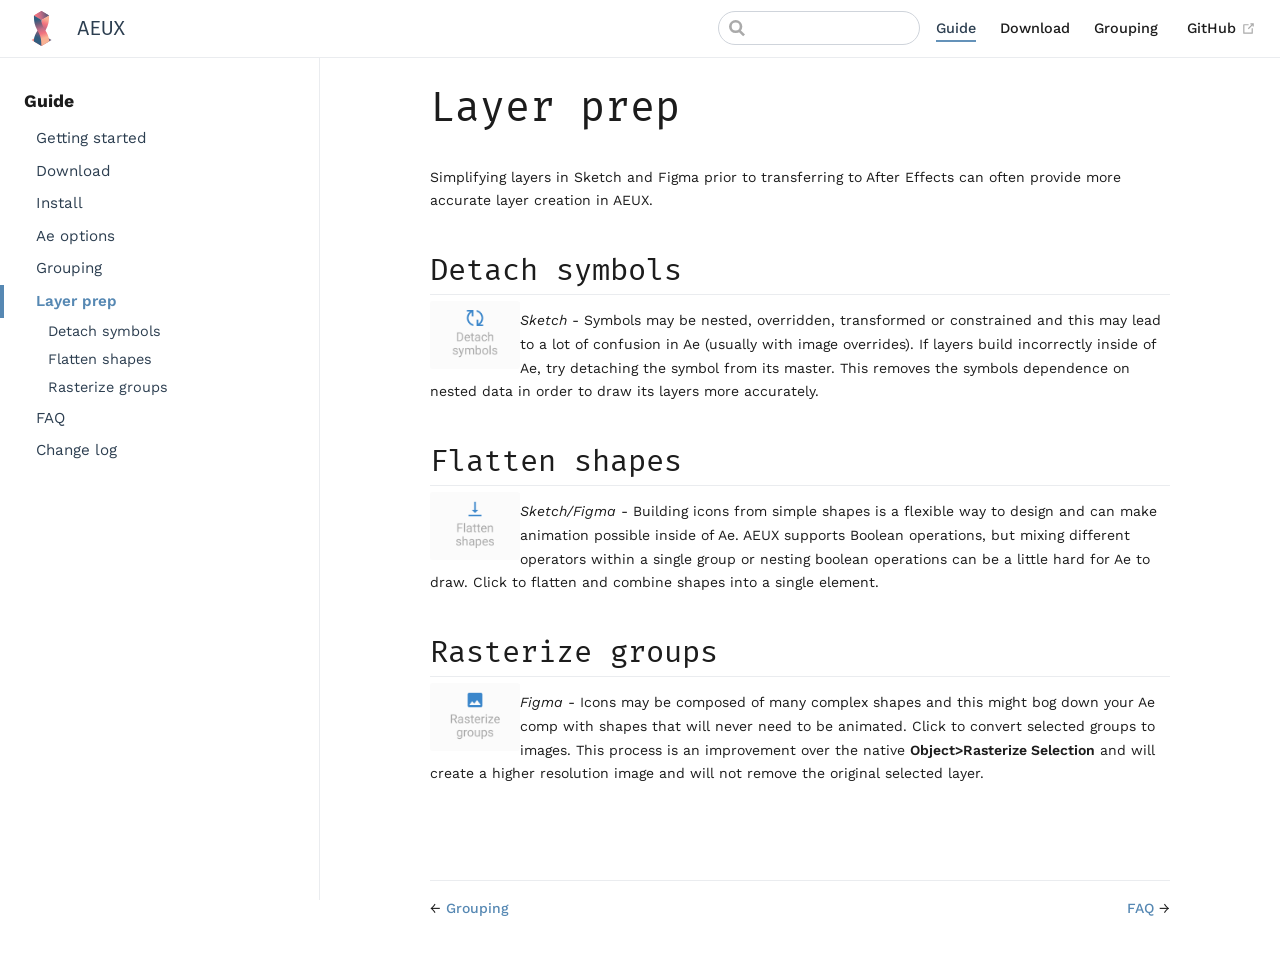
<file: guide/layer-prep.html>
<!DOCTYPE html>
<html lang="en-US">
  <head>
    <meta charset="utf-8">
    <meta name="viewport" content="width=device-width,initial-scale=1">
    <title>Layer prep | AEUX</title>
    <meta name="generator" content="VuePress 1.5.2">
    
    <meta name="description" content="Transfer visual design layers to After Effects from Figma and Sketch">
    <meta name="theme-color" content="#5688B3">
    <meta name="apple-mobile-web-app-capable" content="yes">
    <meta name="apple-mobile-web-app-status-bar-style" content="black">
    <link rel="preload" href="/assets/css/0.styles.7ccc05a6.css" as="style"><link rel="preload" href="/assets/js/app.0e541cc9.js" as="script"><link rel="preload" href="/assets/js/10.c951f324.js" as="script"><link rel="preload" href="/assets/js/1.188eeb82.js" as="script"><link rel="preload" href="/assets/js/19.408f8f2b.js" as="script"><link rel="prefetch" href="/assets/js/11.64196103.js"><link rel="prefetch" href="/assets/js/12.49379f99.js"><link rel="prefetch" href="/assets/js/13.20a2b5de.js"><link rel="prefetch" href="/assets/js/14.9a8e35f3.js"><link rel="prefetch" href="/assets/js/15.118eef13.js"><link rel="prefetch" href="/assets/js/16.0d7b536e.js"><link rel="prefetch" href="/assets/js/17.848d8a51.js"><link rel="prefetch" href="/assets/js/18.2d7fe9aa.js"><link rel="prefetch" href="/assets/js/3.5978e63e.js"><link rel="prefetch" href="/assets/js/4.bf169235.js"><link rel="prefetch" href="/assets/js/5.2d33f8a7.js"><link rel="prefetch" href="/assets/js/6.2186c81d.js"><link rel="prefetch" href="/assets/js/7.a16623b3.js"><link rel="prefetch" href="/assets/js/8.9c554ab7.js"><link rel="prefetch" href="/assets/js/9.ff63b064.js">
    <link rel="stylesheet" href="/assets/css/0.styles.7ccc05a6.css">
  </head>
  <body>
    <div id="app" data-server-rendered="true"><div class="theme-container"><header class="navbar"><div class="sidebar-button"><svg xmlns="http://www.w3.org/2000/svg" aria-hidden="true" role="img" viewBox="0 0 448 512" class="icon"><path fill="currentColor" d="M436 124H12c-6.627 0-12-5.373-12-12V80c0-6.627 5.373-12 12-12h424c6.627 0 12 5.373 12 12v32c0 6.627-5.373 12-12 12zm0 160H12c-6.627 0-12-5.373-12-12v-32c0-6.627 5.373-12 12-12h424c6.627 0 12 5.373 12 12v32c0 6.627-5.373 12-12 12zm0 160H12c-6.627 0-12-5.373-12-12v-32c0-6.627 5.373-12 12-12h424c6.627 0 12 5.373 12 12v32c0 6.627-5.373 12-12 12z"></path></svg></div> <a href="/" class="home-link router-link-active"><img src="/aeux.svg" alt="AEUX" class="logo"> <span class="site-name can-hide">AEUX</span></a> <div class="links"><div class="search-box"><input aria-label="Search" autocomplete="off" spellcheck="false" value=""> <!----></div> <nav class="nav-links can-hide"><div class="nav-item"><a href="/guide/" class="nav-link router-link-active">
  Guide
</a></div><div class="nav-item"><a href="/guide/download/" class="nav-link">
  Download
</a></div><div class="nav-item"><a href="/guide/grouping/" class="nav-link">
  Grouping
</a></div> <a href="https://github.com/google/sketch2ae/" target="_blank" rel="noopener noreferrer" class="repo-link">
    GitHub
    <svg xmlns="http://www.w3.org/2000/svg" aria-hidden="true" x="0px" y="0px" viewBox="0 0 100 100" width="15" height="15" class="icon outbound"><path fill="currentColor" d="M18.8,85.1h56l0,0c2.2,0,4-1.8,4-4v-32h-8v28h-48v-48h28v-8h-32l0,0c-2.2,0-4,1.8-4,4v56C14.8,83.3,16.6,85.1,18.8,85.1z"></path> <polygon fill="currentColor" points="45.7,48.7 51.3,54.3 77.2,28.5 77.2,37.2 85.2,37.2 85.2,14.9 62.8,14.9 62.8,22.9 71.5,22.9"></polygon></svg></a></nav></div></header> <div class="sidebar-mask"></div> <aside class="sidebar"><nav class="nav-links"><div class="nav-item"><a href="/guide/" class="nav-link router-link-active">
  Guide
</a></div><div class="nav-item"><a href="/guide/download/" class="nav-link">
  Download
</a></div><div class="nav-item"><a href="/guide/grouping/" class="nav-link">
  Grouping
</a></div> <a href="https://github.com/google/sketch2ae/" target="_blank" rel="noopener noreferrer" class="repo-link">
    GitHub
    <svg xmlns="http://www.w3.org/2000/svg" aria-hidden="true" x="0px" y="0px" viewBox="0 0 100 100" width="15" height="15" class="icon outbound"><path fill="currentColor" d="M18.8,85.1h56l0,0c2.2,0,4-1.8,4-4v-32h-8v28h-48v-48h28v-8h-32l0,0c-2.2,0-4,1.8-4,4v56C14.8,83.3,16.6,85.1,18.8,85.1z"></path> <polygon fill="currentColor" points="45.7,48.7 51.3,54.3 77.2,28.5 77.2,37.2 85.2,37.2 85.2,14.9 62.8,14.9 62.8,22.9 71.5,22.9"></polygon></svg></a></nav>  <ul class="sidebar-links"><li><section class="sidebar-group depth-0"><p class="sidebar-heading open"><span>Guide</span> <!----></p> <ul class="sidebar-links sidebar-group-items"><li><a href="/guide/" aria-current="page" class="sidebar-link">Getting started</a></li><li><a href="/guide/download.html" class="sidebar-link">Download</a></li><li><a href="/guide/install.html" class="sidebar-link">Install</a></li><li><a href="/guide/ae-options.html" class="sidebar-link">Ae options</a></li><li><a href="/guide/grouping.html" class="sidebar-link">Grouping</a></li><li><a href="/guide/layer-prep.html" aria-current="page" class="active sidebar-link">Layer prep</a><ul class="sidebar-sub-headers"><li class="sidebar-sub-header"><a href="/guide/layer-prep.html#detach-symbols" class="sidebar-link">Detach symbols</a></li><li class="sidebar-sub-header"><a href="/guide/layer-prep.html#flatten-shapes" class="sidebar-link">Flatten shapes</a></li><li class="sidebar-sub-header"><a href="/guide/layer-prep.html#rasterize-groups" class="sidebar-link">Rasterize groups</a></li></ul></li><li><a href="/guide/faq.html" class="sidebar-link">FAQ</a></li><li><a href="/guide/changelog.html" class="sidebar-link">Change log</a></li></ul></section></li></ul> </aside> <main class="page"> <div class="theme-default-content content__default"><h1 id="layer-prep"><a href="#layer-prep" class="header-anchor">#</a> Layer prep</h1> <p>Simplifying layers in Sketch and Figma prior to transferring to After Effects can often provide more accurate layer creation in AEUX.</p> <h2 id="detach-symbols"><a href="#detach-symbols" class="header-anchor">#</a> Detach symbols</h2> <img src="/action_detach.png" alt="Detach symbols" class="action-img"> <p><em>Sketch</em> - Symbols may be nested, overridden, transformed or constrained and this may lead to a lot of confusion in Ae (usually with image overrides). If layers build incorrectly inside of Ae, try detaching the symbol from its master. This removes the symbols dependence on nested data in order to draw its layers more accurately.</p> <h2 id="flatten-shapes"><a href="#flatten-shapes" class="header-anchor">#</a> Flatten shapes</h2> <img src="/action_flatten.png" alt="Flattens layers" class="action-img"> <p><em>Sketch/Figma</em> - Building icons from simple shapes is a flexible way to design and can make animation possible inside of Ae. AEUX supports Boolean operations, but mixing different operators within a single group or nesting boolean operations can be a little hard for Ae to draw. Click to flatten and combine shapes into a single element.</p> <h2 id="rasterize-groups"><a href="#rasterize-groups" class="header-anchor">#</a> Rasterize groups</h2> <img src="/action_rasterize.png" alt="Rasterize groups" class="action-img"> <p><em>Figma</em> - Icons may be composed of many complex shapes and this might bog down your Ae comp with shapes that will never need to be animated. Click to convert selected groups to images. This process is an improvement over the native <strong>Object&gt;Rasterize Selection</strong> and will create a higher resolution image and will not remove the original selected layer.</p></div> <footer class="page-edit"><!----> <!----></footer> <div class="page-nav"><p class="inner"><span class="prev">
      ←
      <a href="/guide/grouping.html" class="prev">
        Grouping
      </a></span> <span class="next"><a href="/guide/faq.html">
        FAQ
      </a>
      →
    </span></p></div> </main></div><div class="global-ui"><!----></div></div>
    <script src="/assets/js/app.0e541cc9.js" defer></script><script src="/assets/js/10.c951f324.js" defer></script><script src="/assets/js/1.188eeb82.js" defer></script><script src="/assets/js/19.408f8f2b.js" defer></script>
  </body>
</html>
</file>
<file: assets/css/0.styles.7ccc05a6.css>
@import url(https://fonts.googleapis.com/css2?family=Fira+Mono&family=Fira+Sans&family=Work+Sans&display=swap);.medium-zoom-overlay{z-index:100}.medium-zoom-overlay~img{z-index:101}code[class*=language-],pre[class*=language-]{color:#ccc;background:none;font-family:Consolas,Monaco,Andale Mono,Ubuntu Mono,monospace;font-size:1em;text-align:left;white-space:pre;word-spacing:normal;word-break:normal;word-wrap:normal;line-height:1.5;-moz-tab-size:4;-o-tab-size:4;tab-size:4;-webkit-hyphens:none;-ms-hyphens:none;hyphens:none}pre[class*=language-]{padding:1em;margin:.5em 0;overflow:auto}:not(pre)>code[class*=language-],pre[class*=language-]{background:#2d2d2d}:not(pre)>code[class*=language-]{padding:.1em;border-radius:.3em;white-space:normal}.token.block-comment,.token.cdata,.token.comment,.token.doctype,.token.prolog{color:#999}.token.punctuation{color:#ccc}.token.attr-name,.token.deleted,.token.namespace,.token.tag{color:#e2777a}.token.function-name{color:#6196cc}.token.boolean,.token.function,.token.number{color:#f08d49}.token.class-name,.token.constant,.token.property,.token.symbol{color:#f8c555}.token.atrule,.token.builtin,.token.important,.token.keyword,.token.selector{color:#cc99cd}.token.attr-value,.token.char,.token.regex,.token.string,.token.variable{color:#7ec699}.token.entity,.token.operator,.token.url{color:#67cdcc}.token.bold,.token.important{font-weight:700}.token.italic{font-style:italic}.token.entity{cursor:help}.token.inserted{color:green}.theme-default-content code{color:#476582;padding:.25rem .5rem;margin:0;font-size:.85em;background-color:rgba(27,31,35,.05);border-radius:3px}.theme-default-content code .token.deleted{color:#ec5975}.theme-default-content code .token.inserted{color:#5688b3}.theme-default-content pre,.theme-default-content pre[class*=language-]{line-height:1.4;padding:1.25rem 1.5rem;margin:.85rem 0;background-color:#282c34;border-radius:6px;overflow:auto}.theme-default-content pre[class*=language-] code,.theme-default-content pre code{color:#fff;padding:0;background-color:transparent;border-radius:0}div[class*=language-]{position:relative;background-color:#282c34;border-radius:6px}div[class*=language-] .highlight-lines{-webkit-user-select:none;-ms-user-select:none;user-select:none;padding-top:1.3rem;position:absolute;top:0;left:0;width:100%;line-height:1.4}div[class*=language-] .highlight-lines .highlighted{background-color:rgba(0,0,0,.66)}div[class*=language-] pre,div[class*=language-] pre[class*=language-]{background:transparent;position:relative;z-index:1}div[class*=language-]:before{position:absolute;z-index:3;top:.8em;right:1em;font-size:.75rem;color:hsla(0,0%,100%,.4)}div[class*=language-]:not(.line-numbers-mode) .line-numbers-wrapper{display:none}div[class*=language-].line-numbers-mode .highlight-lines .highlighted{position:relative}div[class*=language-].line-numbers-mode .highlight-lines .highlighted:before{content:" ";position:absolute;z-index:3;left:0;top:0;display:block;width:3.5rem;height:100%;background-color:rgba(0,0,0,.66)}div[class*=language-].line-numbers-mode pre{padding-left:4.5rem;vertical-align:middle}div[class*=language-].line-numbers-mode .line-numbers-wrapper{position:absolute;top:0;width:3.5rem;text-align:center;color:hsla(0,0%,100%,.3);padding:1.25rem 0;line-height:1.4}div[class*=language-].line-numbers-mode .line-numbers-wrapper br{-webkit-user-select:none;-ms-user-select:none;user-select:none}div[class*=language-].line-numbers-mode .line-numbers-wrapper .line-number{position:relative;z-index:4;-webkit-user-select:none;-ms-user-select:none;user-select:none;font-size:.85em}div[class*=language-].line-numbers-mode:after{content:"";position:absolute;z-index:2;top:0;left:0;width:3.5rem;height:100%;border-radius:6px 0 0 6px;border-right:1px solid rgba(0,0,0,.66);background-color:#282c34}div[class~=language-js]:before{content:"js"}div[class~=language-ts]:before{content:"ts"}div[class~=language-html]:before{content:"html"}div[class~=language-md]:before{content:"md"}div[class~=language-vue]:before{content:"vue"}div[class~=language-css]:before{content:"css"}div[class~=language-sass]:before{content:"sass"}div[class~=language-scss]:before{content:"scss"}div[class~=language-less]:before{content:"less"}div[class~=language-stylus]:before{content:"stylus"}div[class~=language-go]:before{content:"go"}div[class~=language-java]:before{content:"java"}div[class~=language-c]:before{content:"c"}div[class~=language-sh]:before{content:"sh"}div[class~=language-yaml]:before{content:"yaml"}div[class~=language-py]:before{content:"py"}div[class~=language-docker]:before{content:"docker"}div[class~=language-dockerfile]:before{content:"dockerfile"}div[class~=language-makefile]:before{content:"makefile"}div[class~=language-javascript]:before{content:"js"}div[class~=language-typescript]:before{content:"ts"}div[class~=language-markup]:before{content:"html"}div[class~=language-markdown]:before{content:"md"}div[class~=language-json]:before{content:"json"}div[class~=language-ruby]:before{content:"rb"}div[class~=language-python]:before{content:"py"}div[class~=language-bash]:before{content:"sh"}div[class~=language-php]:before{content:"php"}.custom-block .custom-block-title{font-weight:600;margin-bottom:-.4rem}.custom-block.danger,.custom-block.tip,.custom-block.warning{padding:.1rem 1.5rem;border-left-width:.5rem;border-left-style:solid;margin:1rem 0}.custom-block.tip{background-color:#f3f5f7;border-color:#42b983}.custom-block.warning{background-color:rgba(255,229,100,.3);border-color:#e7c000;color:#6b5900}.custom-block.warning .custom-block-title{color:#b29400}.custom-block.warning a{color:#2c3e50}.custom-block.danger{background-color:#ffe6e6;border-color:#c00;color:#4d0000}.custom-block.danger .custom-block-title{color:#900}.custom-block.danger a{color:#2c3e50}.custom-block.details{display:block;position:relative;border-radius:2px;margin:1.6em 0;padding:1.6em;background-color:#eee}.custom-block.details h4{margin-top:0}.custom-block.details figure:last-child,.custom-block.details p:last-child{margin-bottom:0;padding-bottom:0}.custom-block.details summary{outline:none;cursor:pointer}.arrow{display:inline-block;width:0;height:0}.arrow.up{border-bottom:6px solid #ccc}.arrow.down,.arrow.up{border-left:4px solid transparent;border-right:4px solid transparent}.arrow.down{border-top:6px solid #ccc}.arrow.right{border-left:6px solid #ccc}.arrow.left,.arrow.right{border-top:4px solid transparent;border-bottom:4px solid transparent}.arrow.left{border-right:6px solid #ccc}.theme-default-content:not(.custom){max-width:740px;margin:0 auto;padding:2rem 2.5rem}@media (max-width:959px){.theme-default-content:not(.custom){padding:2rem}}@media (max-width:419px){.theme-default-content:not(.custom){padding:1.5rem}}.table-of-contents .badge{vertical-align:middle}body,html{padding:0;margin:0;background-color:#fff}body{font-family:-apple-system,BlinkMacSystemFont,Segoe UI,Roboto,Oxygen,Ubuntu,Cantarell,Fira Sans,Droid Sans,Helvetica Neue,sans-serif;-webkit-font-smoothing:antialiased;-moz-osx-font-smoothing:grayscale;font-size:16px;color:#2c3e50}.page{padding-left:20rem}.navbar{z-index:20;right:0;height:3.6rem;background-color:#fff;box-sizing:border-box;border-bottom:1px solid #eaecef}.navbar,.sidebar-mask{position:fixed;top:0;left:0}.sidebar-mask{z-index:9;width:100vw;height:100vh;display:none}.sidebar{font-size:16px;background-color:#fff;width:20rem;position:fixed;z-index:10;margin:0;top:3.6rem;left:0;bottom:0;box-sizing:border-box;border-right:1px solid #eaecef;overflow-y:auto}.theme-default-content:not(.custom)>:first-child{margin-top:3.6rem}.theme-default-content:not(.custom) a:hover{text-decoration:underline}.theme-default-content:not(.custom) p.demo{padding:1rem 1.5rem;border:1px solid #ddd;border-radius:4px}.theme-default-content:not(.custom) img{max-width:100%}.theme-default-content.custom{padding:0;margin:0}.theme-default-content.custom img{max-width:100%}a{font-weight:500;text-decoration:none}a,p a code{color:#5688b3}p a code{font-weight:400}kbd{background:#eee;border:.15rem solid #ddd;border-bottom:.25rem solid #ddd;border-radius:.15rem;padding:0 .15em}blockquote{font-size:1rem;color:#999;border-left:.2rem solid #dfe2e5;margin:1rem 0;padding:.25rem 0 .25rem 1rem}blockquote>p{margin:0}ol,ul{padding-left:1.2em}strong{font-weight:600}h1,h2,h3,h4,h5,h6{font-weight:600;line-height:1.25}.theme-default-content:not(.custom)>h1,.theme-default-content:not(.custom)>h2,.theme-default-content:not(.custom)>h3,.theme-default-content:not(.custom)>h4,.theme-default-content:not(.custom)>h5,.theme-default-content:not(.custom)>h6{margin-top:-3.1rem;padding-top:4.6rem;margin-bottom:0}.theme-default-content:not(.custom)>h1:first-child,.theme-default-content:not(.custom)>h2:first-child,.theme-default-content:not(.custom)>h3:first-child,.theme-default-content:not(.custom)>h4:first-child,.theme-default-content:not(.custom)>h5:first-child,.theme-default-content:not(.custom)>h6:first-child{margin-top:-1.5rem;margin-bottom:1rem}.theme-default-content:not(.custom)>h1:first-child+.custom-block,.theme-default-content:not(.custom)>h1:first-child+p,.theme-default-content:not(.custom)>h1:first-child+pre,.theme-default-content:not(.custom)>h2:first-child+.custom-block,.theme-default-content:not(.custom)>h2:first-child+p,.theme-default-content:not(.custom)>h2:first-child+pre,.theme-default-content:not(.custom)>h3:first-child+.custom-block,.theme-default-content:not(.custom)>h3:first-child+p,.theme-default-content:not(.custom)>h3:first-child+pre,.theme-default-content:not(.custom)>h4:first-child+.custom-block,.theme-default-content:not(.custom)>h4:first-child+p,.theme-default-content:not(.custom)>h4:first-child+pre,.theme-default-content:not(.custom)>h5:first-child+.custom-block,.theme-default-content:not(.custom)>h5:first-child+p,.theme-default-content:not(.custom)>h5:first-child+pre,.theme-default-content:not(.custom)>h6:first-child+.custom-block,.theme-default-content:not(.custom)>h6:first-child+p,.theme-default-content:not(.custom)>h6:first-child+pre{margin-top:2rem}h1:hover .header-anchor,h2:hover .header-anchor,h3:hover .header-anchor,h4:hover .header-anchor,h5:hover .header-anchor,h6:hover .header-anchor{opacity:1}h1{font-size:2.2rem}h2{font-size:1.65rem;padding-bottom:.3rem;border-bottom:1px solid #eaecef}h3{font-size:1.35rem}a.header-anchor{font-size:.85em;float:left;margin-left:-.87em;padding-right:.23em;margin-top:.125em;opacity:0}a.header-anchor:hover{text-decoration:none}.line-number,code,kbd{font-family:source-code-pro,Menlo,Monaco,Consolas,Courier New,monospace}ol,p,ul{line-height:1.7}hr{border:0;border-top:1px solid #eaecef}table{border-collapse:collapse;margin:1rem 0;display:block;overflow-x:auto}tr{border-top:1px solid #dfe2e5}tr:nth-child(2n){background-color:#f6f8fa}td,th{border:1px solid #dfe2e5;padding:.6em 1em}.theme-container.sidebar-open .sidebar-mask{display:block}.theme-container.no-navbar .theme-default-content:not(.custom)>h1,.theme-container.no-navbar h2,.theme-container.no-navbar h3,.theme-container.no-navbar h4,.theme-container.no-navbar h5,.theme-container.no-navbar h6{margin-top:1.5rem;padding-top:0}.theme-container.no-navbar .sidebar{top:0}@media (min-width:720px){.theme-container.no-sidebar .sidebar{display:none}.theme-container.no-sidebar .page{padding-left:0}}@media (max-width:959px){.sidebar{font-size:15px;width:16.4rem}.page{padding-left:16.4rem}}@media (max-width:719px){.sidebar{top:0;padding-top:3.6rem;transform:translateX(-100%);transition:transform .2s ease}.page{padding-left:0}.theme-container.sidebar-open .sidebar{transform:translateX(0)}.theme-container.no-navbar .sidebar{padding-top:0}}@media (max-width:419px){h1{font-size:1.9rem}.theme-default-content div[class*=language-]{margin:.85rem -1.5rem;border-radius:0}}.home .hero img{max-width:410px!important;max-height:none!important;height:intrinsic;width:100%}:root{--accent:#5688b3}body{font-family:Work Sans,sans-serif;font-size:14px;color:#1c1c1c}header,header .text{flex-wrap:wrap}header .text{display:flex;flex-direction:column;margin:3rem auto 1.5rem;text-align:left;justify-content:center;max-width:400px}header .text>*{margin:10px 0!important}.guide-img{width:50%}.action-img{width:90px;float:left}.custom-block.tip{border-color:var(--accent)}li>ul>li{line-break:anywhere}.action-button{display:inline-block;font-size:1rem!important;padding:.5rem 1.1rem!important;transition:all .1s linear;box-sizing:border-box;color:#5688b3!important;text-transform:uppercase;font-family:Fira Mono,monospace;border:2px solid #5688b3!important;border-radius:0!important;background:transparent!important;margin:20px 0 0}.action-button:hover{background:#5688b3!important;color:#fff!important}.site-name,h1,h2,h3,h4,h5,h6{font-weight:400!important;font-family:Fira Mono,monospace}h1{font-size:2.6rem}h2{font-size:1.9rem;margin-bottom:.4rem!important}.home .hero h1{margin-bottom:0!important;color:#3a5169}@media (max-width:419px){.home .hero img{margin:0}.home .hero .text{margin-top:0}.guide-img{width:auto}.home .hero h1{margin-bottom:0!important;font-size:2.8rem!important}.description{font-size:1.6rem!important}}#nprogress{pointer-events:none}#nprogress .bar{background:#5688b3;position:fixed;z-index:1031;top:0;left:0;width:100%;height:2px}#nprogress .peg{display:block;position:absolute;right:0;width:100px;height:100%;box-shadow:0 0 10px #5688b3,0 0 5px #5688b3;opacity:1;transform:rotate(3deg) translateY(-4px)}#nprogress .spinner{display:block;position:fixed;z-index:1031;top:15px;right:15px}#nprogress .spinner-icon{width:18px;height:18px;box-sizing:border-box;border-color:#5688b3 transparent transparent #5688b3;border-style:solid;border-width:2px;border-radius:50%;-webkit-animation:nprogress-spinner .4s linear infinite;animation:nprogress-spinner .4s linear infinite}.nprogress-custom-parent{overflow:hidden;position:relative}.nprogress-custom-parent #nprogress .bar,.nprogress-custom-parent #nprogress .spinner{position:absolute}@-webkit-keyframes nprogress-spinner{0%{transform:rotate(0deg)}to{transform:rotate(1turn)}}@keyframes nprogress-spinner{0%{transform:rotate(0deg)}to{transform:rotate(1turn)}}.go-to-top[data-v-5fd4ef0c]{cursor:pointer;position:fixed;bottom:2rem;right:2.5rem;width:2rem;color:#5688b3;z-index:1}.go-to-top[data-v-5fd4ef0c]:hover{color:#89acca}@media (max-width:959px){.go-to-top[data-v-5fd4ef0c]{display:none}}.fade-enter-active[data-v-5fd4ef0c],.fade-leave-active[data-v-5fd4ef0c]{transition:opacity .3s}.fade-enter[data-v-5fd4ef0c],.fade-leave-to[data-v-5fd4ef0c]{opacity:0}.icon.outbound{color:#aaa;display:inline-block;vertical-align:middle;position:relative;top:-1px}header{display:flex}.home{padding:3.6rem 2rem 0;max-width:960px;margin:0 auto;display:block}.home .hero{text-align:center}.home .hero img{max-width:100%;max-height:410px;display:block;margin:3rem auto 1.5rem}.home .hero h1{font-size:3rem}.home .hero .action,.home .hero .description,.home .hero h1{margin:1.8rem auto}.home .hero .description{max-width:35rem;font-size:1.6rem;line-height:1.3;color:#6a8bad}.home .hero .action-button{display:inline-block;font-size:1.2rem;color:#fff;background-color:#5688b3;padding:.8rem 1.6rem;border-radius:4px;transition:background-color .1s ease;box-sizing:border-box;border-bottom:1px solid #4a7ba5}.home .hero .action-button:hover{background-color:#6794bb}.home .features{border-top:1px solid #eaecef;padding:1.2rem 0;margin-top:2.5rem;display:flex;flex-wrap:wrap;align-items:flex-start;align-content:stretch;justify-content:space-between}.home .feature{flex-grow:1;flex-basis:30%;max-width:30%}.home .feature h2{font-size:1.4rem;font-weight:500;border-bottom:none;padding-bottom:0;color:#3a5169}.home .feature p{color:#4e6e8e}.home .footer{padding:2.5rem;border-top:1px solid #eaecef;text-align:center}@media (max-width:719px){.home .features{flex-direction:column}.home .feature{max-width:100%;padding:0 2.5rem}}@media (max-width:419px){.home{padding-left:1.5rem;padding-right:1.5rem}.home .hero img{max-height:210px;margin:2rem auto 1.2rem}.home .hero h1{font-size:2rem}.home .hero .action,.home .hero .description,.home .hero h1{margin:1.2rem auto}.home .hero .description{font-size:1.2rem}.home .hero .action-button{font-size:1rem;padding:.6rem 1.2rem}.home .feature h2{font-size:1.25rem}}.search-box{display:inline-block;position:relative;margin-right:1rem}.search-box input{cursor:text;width:10rem;height:2rem;color:#4e6e8e;display:inline-block;border:1px solid #cfd4db;border-radius:2rem;font-size:.9rem;line-height:2rem;padding:0 .5rem 0 2rem;outline:none;transition:all .2s ease;background:#fff url(/assets/img/search.83621669.svg) .6rem .5rem no-repeat;background-size:1rem}.search-box input:focus{cursor:auto;border-color:#5688b3}.search-box .suggestions{background:#fff;width:20rem;position:absolute;top:2rem;border:1px solid #cfd4db;border-radius:6px;padding:.4rem;list-style-type:none}.search-box .suggestions.align-right{right:0}.search-box .suggestion{line-height:1.4;padding:.4rem .6rem;border-radius:4px;cursor:pointer}.search-box .suggestion a{white-space:normal;color:#5d82a6}.search-box .suggestion a .page-title{font-weight:600}.search-box .suggestion a .header{font-size:.9em;margin-left:.25em}.search-box .suggestion.focused{background-color:#f3f4f5}.search-box .suggestion.focused a{color:#5688b3}@media (max-width:959px){.search-box input{cursor:pointer;width:0;border-color:transparent;position:relative}.search-box input:focus{cursor:text;left:0;width:10rem}}@media (-ms-high-contrast:none){.search-box input{height:2rem}}@media (max-width:959px) and (min-width:719px){.search-box .suggestions{left:0}}@media (max-width:719px){.search-box{margin-right:0}.search-box input{left:1rem}.search-box .suggestions{right:0}}@media (max-width:419px){.search-box .suggestions{width:calc(100vw - 4rem)}.search-box input:focus{width:8rem}}.sidebar-button{cursor:pointer;display:none;width:1.25rem;height:1.25rem;position:absolute;padding:.6rem;top:.6rem;left:1rem}.sidebar-button .icon{display:block;width:1.25rem;height:1.25rem}@media (max-width:719px){.sidebar-button{display:block}}.dropdown-enter,.dropdown-leave-to{height:0!important}.dropdown-wrapper{cursor:pointer}.dropdown-wrapper .dropdown-title{display:block;font-size:.9rem;font-family:inherit;cursor:inherit;padding:inherit;line-height:1.4rem;background:transparent;border:none;font-weight:500;color:#2c3e50}.dropdown-wrapper .dropdown-title:hover{border-color:transparent}.dropdown-wrapper .dropdown-title .arrow{vertical-align:middle;margin-top:-1px;margin-left:.4rem}.dropdown-wrapper .nav-dropdown .dropdown-item{color:inherit;line-height:1.7rem}.dropdown-wrapper .nav-dropdown .dropdown-item h4{margin:.45rem 0 0;border-top:1px solid #eee;padding:.45rem 1.5rem 0 1.25rem}.dropdown-wrapper .nav-dropdown .dropdown-item .dropdown-subitem-wrapper{padding:0;list-style:none}.dropdown-wrapper .nav-dropdown .dropdown-item .dropdown-subitem-wrapper .dropdown-subitem{font-size:.9em}.dropdown-wrapper .nav-dropdown .dropdown-item a{display:block;line-height:1.7rem;position:relative;border-bottom:none;font-weight:400;margin-bottom:0;padding:0 1.5rem 0 1.25rem}.dropdown-wrapper .nav-dropdown .dropdown-item a.router-link-active,.dropdown-wrapper .nav-dropdown .dropdown-item a:hover{color:#5688b3}.dropdown-wrapper .nav-dropdown .dropdown-item a.router-link-active:after{content:"";width:0;height:0;border-left:5px solid #5688b3;border-top:3px solid transparent;border-bottom:3px solid transparent;position:absolute;top:calc(50% - 2px);left:9px}.dropdown-wrapper .nav-dropdown .dropdown-item:first-child h4{margin-top:0;padding-top:0;border-top:0}@media (max-width:719px){.dropdown-wrapper.open .dropdown-title{margin-bottom:.5rem}.dropdown-wrapper .dropdown-title{font-weight:600;font-size:inherit}.dropdown-wrapper .dropdown-title:hover{color:#5688b3}.dropdown-wrapper .nav-dropdown{transition:height .1s ease-out;overflow:hidden}.dropdown-wrapper .nav-dropdown .dropdown-item h4{border-top:0;margin-top:0;padding-top:0}.dropdown-wrapper .nav-dropdown .dropdown-item>a,.dropdown-wrapper .nav-dropdown .dropdown-item h4{font-size:15px;line-height:2rem}.dropdown-wrapper .nav-dropdown .dropdown-item .dropdown-subitem{font-size:14px;padding-left:1rem}}@media (min-width:719px){.dropdown-wrapper{height:1.8rem}.dropdown-wrapper.open .nav-dropdown,.dropdown-wrapper:hover .nav-dropdown{display:block!important}.dropdown-wrapper.open:blur{display:none}.dropdown-wrapper .dropdown-title .arrow{border-left:4px solid transparent;border-right:4px solid transparent;border-top:6px solid #ccc;border-bottom:0}.dropdown-wrapper .nav-dropdown{display:none;height:auto!important;box-sizing:border-box;max-height:calc(100vh - 2.7rem);overflow-y:auto;position:absolute;top:100%;right:0;background-color:#fff;padding:.6rem 0;border:1px solid;border-color:#ddd #ddd #ccc;text-align:left;border-radius:.25rem;white-space:nowrap;margin:0}}.nav-links{display:inline-block}.nav-links a{line-height:1.4rem;color:inherit}.nav-links a.router-link-active,.nav-links a:hover{color:#5688b3}.nav-links .nav-item{position:relative;display:inline-block;margin-left:1.5rem;line-height:2rem}.nav-links .nav-item:first-child{margin-left:0}.nav-links .repo-link{margin-left:1.5rem}@media (max-width:719px){.nav-links .nav-item,.nav-links .repo-link{margin-left:0}}@media (min-width:719px){.nav-links a.router-link-active,.nav-links a:hover{color:#2c3e50}.nav-item>a:not(.external).router-link-active,.nav-item>a:not(.external):hover{margin-bottom:-2px;border-bottom:2px solid #6492b9}}.navbar{padding:.7rem 1.5rem;line-height:2.2rem}.navbar a,.navbar img,.navbar span{display:inline-block}.navbar .logo{height:2.2rem;min-width:2.2rem;margin-right:.8rem;vertical-align:top}.navbar .site-name{font-size:1.3rem;font-weight:600;color:#2c3e50;position:relative}.navbar .links{padding-left:1.5rem;box-sizing:border-box;background-color:#fff;white-space:nowrap;font-size:.9rem;position:absolute;right:1.5rem;top:.7rem;display:flex}.navbar .links .search-box{flex:0 0 auto;vertical-align:top}@media (max-width:719px){.navbar{padding-left:4rem}.navbar .can-hide{display:none}.navbar .links{padding-left:1.5rem}.navbar .site-name{width:calc(100vw - 9.4rem);overflow:hidden;white-space:nowrap;text-overflow:ellipsis}}.page-edit{max-width:740px;margin:0 auto;padding:2rem 2.5rem}@media (max-width:959px){.page-edit{padding:2rem}}@media (max-width:419px){.page-edit{padding:1.5rem}}.page-edit{padding-top:1rem;padding-bottom:1rem;overflow:auto}.page-edit .edit-link{display:inline-block}.page-edit .edit-link a{color:#4e6e8e;margin-right:.25rem}.page-edit .last-updated{float:right;font-size:.9em}.page-edit .last-updated .prefix{font-weight:500;color:#4e6e8e}.page-edit .last-updated .time{font-weight:400;color:#aaa}@media (max-width:719px){.page-edit .edit-link{margin-bottom:.5rem}.page-edit .last-updated{font-size:.8em;float:none;text-align:left}}.page-nav{max-width:740px;margin:0 auto;padding:2rem 2.5rem}@media (max-width:959px){.page-nav{padding:2rem}}@media (max-width:419px){.page-nav{padding:1.5rem}}.page-nav{padding-top:1rem;padding-bottom:0}.page-nav .inner{min-height:2rem;margin-top:0;border-top:1px solid #eaecef;padding-top:1rem;overflow:auto}.page-nav .next{float:right}.page{padding-bottom:2rem;display:block}.sidebar-group .sidebar-group{padding-left:.5em}.sidebar-group:not(.collapsable) .sidebar-heading:not(.clickable){cursor:auto;color:inherit}.sidebar-group.is-sub-group{padding-left:0}.sidebar-group.is-sub-group>.sidebar-heading{font-size:.95em;line-height:1.4;font-weight:400;padding-left:2rem}.sidebar-group.is-sub-group>.sidebar-heading:not(.clickable){opacity:.5}.sidebar-group.is-sub-group>.sidebar-group-items{padding-left:1rem}.sidebar-group.is-sub-group>.sidebar-group-items>li>.sidebar-link{font-size:.95em;border-left:none}.sidebar-group.depth-2>.sidebar-heading{border-left:none}.sidebar-heading{color:#2c3e50;transition:color .15s ease;cursor:pointer;font-size:1.1em;font-weight:700;padding:.35rem 1.5rem .35rem 1.25rem;width:100%;box-sizing:border-box;margin:0;border-left:.25rem solid transparent}.sidebar-heading.open,.sidebar-heading:hover{color:inherit}.sidebar-heading .arrow{position:relative;top:-.12em;left:.5em}.sidebar-heading.clickable.active{font-weight:600;color:#5688b3;border-left-color:#5688b3}.sidebar-heading.clickable:hover{color:#5688b3}.sidebar-group-items{transition:height .1s ease-out;font-size:.95em;overflow:hidden}.sidebar .sidebar-sub-headers{padding-left:1rem;font-size:.95em}a.sidebar-link{font-size:1em;font-weight:400;display:inline-block;color:#2c3e50;border-left:.25rem solid transparent;padding:.35rem 1rem .35rem 1.25rem;line-height:1.4;width:100%;box-sizing:border-box}a.sidebar-link:hover{color:#5688b3}a.sidebar-link.active{font-weight:600;color:#5688b3;border-left-color:#5688b3}.sidebar-group a.sidebar-link{padding-left:2rem}.sidebar-sub-headers a.sidebar-link{padding-top:.25rem;padding-bottom:.25rem;border-left:none}.sidebar-sub-headers a.sidebar-link.active{font-weight:500}.sidebar ul{padding:0;margin:0;list-style-type:none}.sidebar a{display:inline-block}.sidebar .nav-links{display:none;border-bottom:1px solid #eaecef;padding:.5rem 0 .75rem}.sidebar .nav-links a{font-weight:600}.sidebar .nav-links .nav-item,.sidebar .nav-links .repo-link{display:block;line-height:1.25rem;font-size:1.1em;padding:.5rem 0 .5rem 1.5rem}.sidebar>.sidebar-links{padding:1.5rem 0}.sidebar>.sidebar-links>li>a.sidebar-link{font-size:1.1em;line-height:1.7;font-weight:700}.sidebar>.sidebar-links>li:not(:first-child){margin-top:.75rem}@media (max-width:719px){.sidebar .nav-links{display:block}.sidebar .nav-links .dropdown-wrapper .nav-dropdown .dropdown-item a.router-link-active:after{top:calc(1rem - 2px)}.sidebar>.sidebar-links{padding:1rem 0}}.video-block[data-v-57a6d39d]{position:relative;height:0;overflow:hidden;width:100%;height:auto;margin-bottom:16px}.video-block iframe[data-v-57a6d39d]{position:absolute;top:0;left:0;width:100%;height:100%}.badge[data-v-6eb0829b]{display:inline-block;font-size:14px;height:18px;line-height:18px;border-radius:3px;padding:0 6px;color:#fff}.badge.green[data-v-6eb0829b],.badge.tip[data-v-6eb0829b],.badge[data-v-6eb0829b]{background-color:#42b983}.badge.error[data-v-6eb0829b]{background-color:#da5961}.badge.warn[data-v-6eb0829b],.badge.warning[data-v-6eb0829b],.badge.yellow[data-v-6eb0829b]{background-color:#e7c000}.badge+.badge[data-v-6eb0829b]{margin-left:5px}
</file>
<file: aeux_069/aeux_069_files/themefisher-fonts.css>
@font-face {
  font-family: 'themefisher-font';
  src:  url('../fonts/themefisher-font.eot?ug5hnh');
  src:  url('../fonts/themefisher-font.eot?ug5hnh#iefix') format('embedded-opentype'),
    url('../fonts/themefisher-font.ttf?ug5hnh') format('truetype'),
    url('../fonts/themefisher-font.woff?ug5hnh') format('woff'),
    url('../fonts/themefisher-font.svg?ug5hnh#themefisher-font') format('svg');
  font-weight: normal;
  font-style: normal;
}

[class^="tf-"], [class*=" tf-"] {
  /* use !important to prevent issues with browser extensions that change fonts */
  font-family: 'themefisher-font' !important;
  speak: none;
  font-style: normal;
  font-weight: normal;
  font-variant: normal;
  text-transform: none;
  line-height: 1;

  /* Better Font Rendering =========== */
  -webkit-font-smoothing: antialiased;
  -moz-osx-font-smoothing: grayscale;
}

.tf-ion-alert-circled:before {
  content: "\f100";
}
.tf-ion-alert:before {
  content: "\f101";
}
.tf-ion-android-add-circle:before {
  content: "\f359";
}
.tf-ion-android-add:before {
  content: "\f2c7";
}
.tf-ion-android-alarm-clock:before {
  content: "\f35a";
}
.tf-ion-android-alert:before {
  content: "\f35b";
}
.tf-ion-android-apps:before {
  content: "\f35c";
}
.tf-ion-android-archive:before {
  content: "\f2c9";
}
.tf-ion-android-arrow-back:before {
  content: "\f2ca";
}
.tf-ion-android-arrow-down:before {
  content: "\f35d";
}
.tf-ion-android-arrow-dropdown-circle:before {
  content: "\f35e";
}
.tf-ion-android-arrow-dropdown:before {
  content: "\f35f";
}
.tf-ion-android-arrow-dropleft-circle:before {
  content: "\f360";
}
.tf-ion-android-arrow-dropleft:before {
  content: "\f361";
}
.tf-ion-android-arrow-dropright-circle:before {
  content: "\f362";
}
.tf-ion-android-arrow-dropright:before {
  content: "\f363";
}
.tf-ion-android-arrow-dropup-circle:before {
  content: "\f364";
}
.tf-ion-android-arrow-dropup:before {
  content: "\f365";
}
.tf-ion-android-arrow-forward:before {
  content: "\f30f";
}
.tf-ion-android-arrow-up:before {
  content: "\f366";
}
.tf-ion-android-attach:before {
  content: "\f367";
}
.tf-ion-android-bar:before {
  content: "\f368";
}
.tf-ion-android-bicycle:before {
  content: "\f369";
}
.tf-ion-android-boat:before {
  content: "\f36a";
}
.tf-ion-android-bookmark:before {
  content: "\f36b";
}
.tf-ion-android-bulb:before {
  content: "\f36c";
}
.tf-ion-android-bus:before {
  content: "\f36d";
}
.tf-ion-android-calendar:before {
  content: "\f2d1";
}
.tf-ion-android-call:before {
  content: "\f2d2";
}
.tf-ion-android-camera:before {
  content: "\f2d3";
}
.tf-ion-android-cancel:before {
  content: "\f36e";
}
.tf-ion-android-car:before {
  content: "\f36f";
}
.tf-ion-android-cart:before {
  content: "\f370";
}
.tf-ion-android-chat:before {
  content: "\f2d4";
}
.tf-ion-android-checkbox-blank:before {
  content: "\f371";
}
.tf-ion-android-checkbox-outline-blank:before {
  content: "\f372";
}
.tf-ion-android-checkbox-outline:before {
  content: "\f373";
}
.tf-ion-android-checkbox:before {
  content: "\f374";
}
.tf-ion-android-checkmark-circle:before {
  content: "\f375";
}
.tf-ion-android-clipboard:before {
  content: "\f376";
}
.tf-ion-android-close:before {
  content: "\f2d7";
}
.tf-ion-android-cloud-circle:before {
  content: "\f377";
}
.tf-ion-android-cloud-done:before {
  content: "\f378";
}
.tf-ion-android-cloud-outline:before {
  content: "\f379";
}
.tf-ion-android-cloud:before {
  content: "\f37a";
}
.tf-ion-android-color-palette:before {
  content: "\f37b";
}
.tf-ion-android-compass:before {
  content: "\f37c";
}
.tf-ion-android-contact:before {
  content: "\f2d8";
}
.tf-ion-android-contacts:before {
  content: "\f2d9";
}
.tf-ion-android-contract:before {
  content: "\f37d";
}
.tf-ion-android-create:before {
  content: "\f37e";
}
.tf-ion-android-delete:before {
  content: "\f37f";
}
.tf-ion-android-desktop:before {
  content: "\f380";
}
.tf-ion-android-document:before {
  content: "\f381";
}
.tf-ion-android-done-all:before {
  content: "\f382";
}
.tf-ion-android-done:before {
  content: "\f383";
}
.tf-ion-android-download:before {
  content: "\f2dd";
}
.tf-ion-android-drafts:before {
  content: "\f384";
}
.tf-ion-android-exit:before {
  content: "\f385";
}
.tf-ion-android-expand:before {
  content: "\f386";
}
.tf-ion-android-favorite-outline:before {
  content: "\f387";
}
.tf-ion-android-favorite:before {
  content: "\f388";
}
.tf-ion-android-film:before {
  content: "\f389";
}
.tf-ion-android-folder-open:before {
  content: "\f38a";
}
.tf-ion-android-folder:before {
  content: "\f2e0";
}
.tf-ion-android-funnel:before {
  content: "\f38b";
}
.tf-ion-android-globe:before {
  content: "\f38c";
}
.tf-ion-android-hand:before {
  content: "\f2e3";
}
.tf-ion-android-hangout:before {
  content: "\f38d";
}
.tf-ion-android-happy:before {
  content: "\f38e";
}
.tf-ion-android-home:before {
  content: "\f38f";
}
.tf-ion-android-image:before {
  content: "\f2e4";
}
.tf-ion-android-laptop:before {
  content: "\f390";
}
.tf-ion-android-list:before {
  content: "\f391";
}
.tf-ion-android-locate:before {
  content: "\f2e9";
}
.tf-ion-android-lock:before {
  content: "\f392";
}
.tf-ion-android-mail:before {
  content: "\f2eb";
}
.tf-ion-android-map:before {
  content: "\f393";
}
.tf-ion-android-menu:before {
  content: "\f394";
}
.tf-ion-android-microphone-off:before {
  content: "\f395";
}
.tf-ion-android-microphone:before {
  content: "\f2ec";
}
.tf-ion-android-more-horizontal:before {
  content: "\f396";
}
.tf-ion-android-more-vertical:before {
  content: "\f397";
}
.tf-ion-android-navigate:before {
  content: "\f398";
}
.tf-ion-android-notifications-none:before {
  content: "\f399";
}
.tf-ion-android-notifications-off:before {
  content: "\f39a";
}
.tf-ion-android-notifications:before {
  content: "\f39b";
}
.tf-ion-android-open:before {
  content: "\f39c";
}
.tf-ion-android-options:before {
  content: "\f39d";
}
.tf-ion-android-people:before {
  content: "\f39e";
}
.tf-ion-android-person-add:before {
  content: "\f39f";
}
.tf-ion-android-person:before {
  content: "\f3a0";
}
.tf-ion-android-phone-landscape:before {
  content: "\f3a1";
}
.tf-ion-android-phone-portrait:before {
  content: "\f3a2";
}
.tf-ion-android-pin:before {
  content: "\f3a3";
}
.tf-ion-android-plane:before {
  content: "\f3a4";
}
.tf-ion-android-playstore:before {
  content: "\f2f0";
}
.tf-ion-android-print:before {
  content: "\f3a5";
}
.tf-ion-android-radio-button-off:before {
  content: "\f3a6";
}
.tf-ion-android-radio-button-on:before {
  content: "\f3a7";
}
.tf-ion-android-refresh:before {
  content: "\f3a8";
}
.tf-ion-android-remove-circle:before {
  content: "\f3a9";
}
.tf-ion-android-remove:before {
  content: "\f2f4";
}
.tf-ion-android-restaurant:before {
  content: "\f3aa";
}
.tf-ion-android-sad:before {
  content: "\f3ab";
}
.tf-ion-android-search:before {
  content: "\f2f5";
}
.tf-ion-android-send:before {
  content: "\f2f6";
}
.tf-ion-android-settings:before {
  content: "\f2f7";
}
.tf-ion-android-share-alt:before {
  content: "\f3ac";
}
.tf-ion-android-share:before {
  content: "\f2f8";
}
.tf-ion-android-star-half:before {
  content: "\f3ad";
}
.tf-ion-android-star-outline:before {
  content: "\f3ae";
}
.tf-ion-android-star:before {
  content: "\f2fc";
}
.tf-ion-android-stopwatch:before {
  content: "\f2fd";
}
.tf-ion-android-subway:before {
  content: "\f3af";
}
.tf-ion-android-sunny:before {
  content: "\f3b0";
}
.tf-ion-android-sync:before {
  content: "\f3b1";
}
.tf-ion-android-textsms:before {
  content: "\f3b2";
}
.tf-ion-android-time:before {
  content: "\f3b3";
}
.tf-ion-android-train:before {
  content: "\f3b4";
}
.tf-ion-android-unlock:before {
  content: "\f3b5";
}
.tf-ion-android-upload:before {
  content: "\f3b6";
}
.tf-ion-android-volume-down:before {
  content: "\f3b7";
}
.tf-ion-android-volume-mute:before {
  content: "\f3b8";
}
.tf-ion-android-volume-off:before {
  content: "\f3b9";
}
.tf-ion-android-volume-up:before {
  content: "\f3ba";
}
.tf-ion-android-walk:before {
  content: "\f3bb";
}
.tf-ion-android-warning:before {
  content: "\f3bc";
}
.tf-ion-android-watch:before {
  content: "\f3bd";
}
.tf-ion-android-wifi:before {
  content: "\f305";
}
.tf-ion-aperture:before {
  content: "\f313";
}
.tf-ion-archive:before {
  content: "\f102";
}
.tf-ion-arrow-down-a:before {
  content: "\f103";
}
.tf-ion-arrow-down-b:before {
  content: "\f104";
}
.tf-ion-arrow-down-c:before {
  content: "\f105";
}
.tf-ion-arrow-expand:before {
  content: "\f25e";
}
.tf-ion-arrow-graph-down-left:before {
  content: "\f25f";
}
.tf-ion-arrow-graph-down-right:before {
  content: "\f260";
}
.tf-ion-arrow-graph-up-left:before {
  content: "\f261";
}
.tf-ion-arrow-graph-up-right:before {
  content: "\f262";
}
.tf-ion-arrow-left-a:before {
  content: "\f106";
}
.tf-ion-arrow-left-b:before {
  content: "\f107";
}
.tf-ion-arrow-left-c:before {
  content: "\f108";
}
.tf-ion-arrow-move:before {
  content: "\f263";
}
.tf-ion-arrow-resize:before {
  content: "\f264";
}
.tf-ion-arrow-return-left:before {
  content: "\f265";
}
.tf-ion-arrow-return-right:before {
  content: "\f266";
}
.tf-ion-arrow-right-a:before {
  content: "\f109";
}
.tf-ion-arrow-right-b:before {
  content: "\f10a";
}
.tf-ion-arrow-right-c:before {
  content: "\f10b";
}
.tf-ion-arrow-shrink:before {
  content: "\f267";
}
.tf-ion-arrow-swap:before {
  content: "\f268";
}
.tf-ion-arrow-up-a:before {
  content: "\f10c";
}
.tf-ion-arrow-up-b:before {
  content: "\f10d";
}
.tf-ion-arrow-up-c:before {
  content: "\f10e";
}
.tf-ion-asterisk:before {
  content: "\f314";
}
.tf-ion-at:before {
  content: "\f10f";
}
.tf-ion-backspace-outline:before {
  content: "\f3be";
}
.tf-ion-backspace:before {
  content: "\f3bf";
}
.tf-ion-bag:before {
  content: "\f110";
}
.tf-ion-battery-charging:before {
  content: "\f111";
}
.tf-ion-battery-empty:before {
  content: "\f112";
}
.tf-ion-battery-full:before {
  content: "\f113";
}
.tf-ion-battery-half:before {
  content: "\f114";
}
.tf-ion-battery-low:before {
  content: "\f115";
}
.tf-ion-beaker:before {
  content: "\f269";
}
.tf-ion-beer:before {
  content: "\f26a";
}
.tf-ion-bluetooth:before {
  content: "\f116";
}
.tf-ion-bonfire:before {
  content: "\f315";
}
.tf-ion-bookmark:before {
  content: "\f26b";
}
.tf-ion-bowtie:before {
  content: "\f3c0";
}
.tf-ion-briefcase:before {
  content: "\f26c";
}
.tf-ion-bug:before {
  content: "\f2be";
}
.tf-ion-calculator:before {
  content: "\f26d";
}
.tf-ion-calendar:before {
  content: "\f117";
}
.tf-ion-camera:before {
  content: "\f118";
}
.tf-ion-card:before {
  content: "\f119";
}
.tf-ion-cash:before {
  content: "\f316";
}
.tf-ion-chatbox-working:before {
  content: "\f11a";
}
.tf-ion-chatbox:before {
  content: "\f11b";
}
.tf-ion-chatboxes:before {
  content: "\f11c";
}
.tf-ion-chatbubble-working:before {
  content: "\f11d";
}
.tf-ion-chatbubble:before {
  content: "\f11e";
}
.tf-ion-chatbubbles:before {
  content: "\f11f";
}
.tf-ion-checkmark-circled:before {
  content: "\f120";
}
.tf-ion-checkmark-round:before {
  content: "\f121";
}
.tf-ion-checkmark:before {
  content: "\f122";
}
.tf-ion-chevron-down:before {
  content: "\f123";
}
.tf-ion-chevron-left:before {
  content: "\f124";
}
.tf-ion-chevron-right:before {
  content: "\f125";
}
.tf-ion-chevron-up:before {
  content: "\f126";
}
.tf-ion-clipboard:before {
  content: "\f127";
}
.tf-ion-clock:before {
  content: "\f26e";
}
.tf-ion-close-circled:before {
  content: "\f128";
}
.tf-ion-close-round:before {
  content: "\f129";
}
.tf-ion-close:before {
  content: "\f12a";
}
.tf-ion-closed-captioning:before {
  content: "\f317";
}
.tf-ion-cloud:before {
  content: "\f12b";
}
.tf-ion-code-download:before {
  content: "\f26f";
}
.tf-ion-code-working:before {
  content: "\f270";
}
.tf-ion-code:before {
  content: "\f271";
}
.tf-ion-coffee:before {
  content: "\f272";
}
.tf-ion-compass:before {
  content: "\f273";
}
.tf-ion-compose:before {
  content: "\f12c";
}
.tf-ion-connection-bars:before {
  content: "\f274";
}
.tf-ion-contrast:before {
  content: "\f275";
}
.tf-ion-crop:before {
  content: "\f3c1";
}
.tf-ion-cube:before {
  content: "\f318";
}
.tf-ion-disc:before {
  content: "\f12d";
}
.tf-ion-document-text:before {
  content: "\f12e";
}
.tf-ion-document:before {
  content: "\f12f";
}
.tf-ion-drag:before {
  content: "\f130";
}
.tf-ion-earth:before {
  content: "\f276";
}
.tf-ion-easel:before {
  content: "\f3c2";
}
.tf-ion-edit:before {
  content: "\f2bf";
}
.tf-ion-egg:before {
  content: "\f277";
}
.tf-ion-eject:before {
  content: "\f131";
}
.tf-ion-email-unread:before {
  content: "\f3c3";
}
.tf-ion-email:before {
  content: "\f132";
}
.tf-ion-erlenmeyer-flask-bubbles:before {
  content: "\f3c4";
}
.tf-ion-erlenmeyer-flask:before {
  content: "\f3c5";
}
.tf-ion-eye-disabled:before {
  content: "\f306";
}
.tf-ion-eye:before {
  content: "\f133";
}
.tf-ion-female:before {
  content: "\f278";
}
.tf-ion-filing:before {
  content: "\f134";
}
.tf-ion-film-marker:before {
  content: "\f135";
}
.tf-ion-fireball:before {
  content: "\f319";
}
.tf-ion-flag:before {
  content: "\f279";
}
.tf-ion-flame:before {
  content: "\f31a";
}
.tf-ion-flash-off:before {
  content: "\f136";
}
.tf-ion-flash:before {
  content: "\f137";
}
.tf-ion-folder:before {
  content: "\f139";
}
.tf-ion-fork-repo:before {
  content: "\f2c0";
}
.tf-ion-fork:before {
  content: "\f27a";
}
.tf-ion-forward:before {
  content: "\f13a";
}
.tf-ion-funnel:before {
  content: "\f31b";
}
.tf-ion-gear-a:before {
  content: "\f13d";
}
.tf-ion-gear-b:before {
  content: "\f13e";
}
.tf-ion-grid:before {
  content: "\f13f";
}
.tf-ion-hammer:before {
  content: "\f27b";
}
.tf-ion-happy-outline:before {
  content: "\f3c6";
}
.tf-ion-happy:before {
  content: "\f31c";
}
.tf-ion-headphone:before {
  content: "\f140";
}
.tf-ion-heart-broken:before {
  content: "\f31d";
}
.tf-ion-heart:before {
  content: "\f141";
}
.tf-ion-help-buoy:before {
  content: "\f27c";
}
.tf-ion-help-circled:before {
  content: "\f142";
}
.tf-ion-help:before {
  content: "\f143";
}
.tf-ion-home:before {
  content: "\f144";
}
.tf-ion-icecream:before {
  content: "\f27d";
}
.tf-ion-image:before {
  content: "\f147";
}
.tf-ion-images:before {
  content: "\f148";
}
.tf-ion-information-circled:before {
  content: "\f149";
}
.tf-ion-information:before {
  content: "\f14a";
}
.tf-ion-ionic:before {
  content: "\f14b";
}
.tf-ion-ios-alarm-outline:before {
  content: "\f3c7";
}
.tf-ion-ios-alarm:before {
  content: "\f3c8";
}
.tf-ion-ios-albums-outline:before {
  content: "\f3c9";
}
.tf-ion-ios-albums:before {
  content: "\f3ca";
}
.tf-ion-ios-americanfootball-outline:before {
  content: "\f3cb";
}
.tf-ion-ios-americanfootball:before {
  content: "\f3cc";
}
.tf-ion-ios-analytics-outline:before {
  content: "\f3cd";
}
.tf-ion-ios-analytics:before {
  content: "\f3ce";
}
.tf-ion-ios-arrow-back:before {
  content: "\f3cf";
}
.tf-ion-ios-arrow-down:before {
  content: "\f3d0";
}
.tf-ion-ios-arrow-forward:before {
  content: "\f3d1";
}
.tf-ion-ios-arrow-left:before {
  content: "\f3d2";
}
.tf-ion-ios-arrow-right:before {
  content: "\f3d3";
}
.tf-ion-ios-arrow-thin-down:before {
  content: "\f3d4";
}
.tf-ion-ios-arrow-thin-left:before {
  content: "\f3d5";
}
.tf-ion-ios-arrow-thin-right:before {
  content: "\f3d6";
}
.tf-ion-ios-arrow-thin-up:before {
  content: "\f3d7";
}
.tf-ion-ios-arrow-up:before {
  content: "\f3d8";
}
.tf-ion-ios-at-outline:before {
  content: "\f3d9";
}
.tf-ion-ios-at:before {
  content: "\f3da";
}
.tf-ion-ios-barcode-outline:before {
  content: "\f3db";
}
.tf-ion-ios-barcode:before {
  content: "\f3dc";
}
.tf-ion-ios-baseball-outline:before {
  content: "\f3dd";
}
.tf-ion-ios-baseball:before {
  content: "\f3de";
}
.tf-ion-ios-basketball-outline:before {
  content: "\f3df";
}
.tf-ion-ios-basketball:before {
  content: "\f3e0";
}
.tf-ion-ios-bell-outline:before {
  content: "\f3e1";
}
.tf-ion-ios-bell:before {
  content: "\f3e2";
}
.tf-ion-ios-body-outline:before {
  content: "\f3e3";
}
.tf-ion-ios-body:before {
  content: "\f3e4";
}
.tf-ion-ios-bolt-outline:before {
  content: "\f3e5";
}
.tf-ion-ios-bolt:before {
  content: "\f3e6";
}
.tf-ion-ios-book-outline:before {
  content: "\f3e7";
}
.tf-ion-ios-book:before {
  content: "\f3e8";
}
.tf-ion-ios-bookmarks-outline:before {
  content: "\f3e9";
}
.tf-ion-ios-bookmarks:before {
  content: "\f3ea";
}
.tf-ion-ios-box-outline:before {
  content: "\f3eb";
}
.tf-ion-ios-box:before {
  content: "\f3ec";
}
.tf-ion-ios-briefcase-outline:before {
  content: "\f3ed";
}
.tf-ion-ios-briefcase:before {
  content: "\f3ee";
}
.tf-ion-ios-browsers-outline:before {
  content: "\f3ef";
}
.tf-ion-ios-browsers:before {
  content: "\f3f0";
}
.tf-ion-ios-calculator-outline:before {
  content: "\f3f1";
}
.tf-ion-ios-calculator:before {
  content: "\f3f2";
}
.tf-ion-ios-calendar-outline:before {
  content: "\f3f3";
}
.tf-ion-ios-calendar:before {
  content: "\f3f4";
}
.tf-ion-ios-camera-outline:before {
  content: "\f3f5";
}
.tf-ion-ios-camera:before {
  content: "\f3f6";
}
.tf-ion-ios-cart-outline:before {
  content: "\f3f7";
}
.tf-ion-ios-cart:before {
  content: "\f3f8";
}
.tf-ion-ios-chatboxes-outline:before {
  content: "\f3f9";
}
.tf-ion-ios-chatboxes:before {
  content: "\f3fa";
}
.tf-ion-ios-chatbubble-outline:before {
  content: "\f3fb";
}
.tf-ion-ios-chatbubble:before {
  content: "\f3fc";
}
.tf-ion-ios-checkmark-empty:before {
  content: "\f3fd";
}
.tf-ion-ios-checkmark-outline:before {
  content: "\f3fe";
}
.tf-ion-ios-checkmark:before {
  content: "\f3ff";
}
.tf-ion-ios-circle-filled:before {
  content: "\f400";
}
.tf-ion-ios-circle-outline:before {
  content: "\f401";
}
.tf-ion-ios-clock-outline:before {
  content: "\f402";
}
.tf-ion-ios-clock:before {
  content: "\f403";
}
.tf-ion-ios-close-empty:before {
  content: "\f404";
}
.tf-ion-ios-close-outline:before {
  content: "\f405";
}
.tf-ion-ios-close:before {
  content: "\f406";
}
.tf-ion-ios-cloud-download-outline:before {
  content: "\f407";
}
.tf-ion-ios-cloud-download:before {
  content: "\f408";
}
.tf-ion-ios-cloud-outline:before {
  content: "\f409";
}
.tf-ion-ios-cloud-upload-outline:before {
  content: "\f40a";
}
.tf-ion-ios-cloud-upload:before {
  content: "\f40b";
}
.tf-ion-ios-cloud:before {
  content: "\f40c";
}
.tf-ion-ios-cloudy-night-outline:before {
  content: "\f40d";
}
.tf-ion-ios-cloudy-night:before {
  content: "\f40e";
}
.tf-ion-ios-cloudy-outline:before {
  content: "\f40f";
}
.tf-ion-ios-cloudy:before {
  content: "\f410";
}
.tf-ion-ios-cog-outline:before {
  content: "\f411";
}
.tf-ion-ios-cog:before {
  content: "\f412";
}
.tf-ion-ios-color-filter-outline:before {
  content: "\f413";
}
.tf-ion-ios-color-filter:before {
  content: "\f414";
}
.tf-ion-ios-color-wand-outline:before {
  content: "\f415";
}
.tf-ion-ios-color-wand:before {
  content: "\f416";
}
.tf-ion-ios-compose-outline:before {
  content: "\f417";
}
.tf-ion-ios-compose:before {
  content: "\f418";
}
.tf-ion-ios-contact-outline:before {
  content: "\f419";
}
.tf-ion-ios-contact:before {
  content: "\f41a";
}
.tf-ion-ios-copy-outline:before {
  content: "\f41b";
}
.tf-ion-ios-copy:before {
  content: "\f41c";
}
.tf-ion-ios-crop-strong:before {
  content: "\f41d";
}
.tf-ion-ios-crop:before {
  content: "\f41e";
}
.tf-ion-ios-download-outline:before {
  content: "\f41f";
}
.tf-ion-ios-download:before {
  content: "\f420";
}
.tf-ion-ios-drag:before {
  content: "\f421";
}
.tf-ion-ios-email-outline:before {
  content: "\f422";
}
.tf-ion-ios-email:before {
  content: "\f423";
}
.tf-ion-ios-eye-outline:before {
  content: "\f424";
}
.tf-ion-ios-eye:before {
  content: "\f425";
}
.tf-ion-ios-fastforward-outline:before {
  content: "\f426";
}
.tf-ion-ios-fastforward:before {
  content: "\f427";
}
.tf-ion-ios-filing-outline:before {
  content: "\f428";
}
.tf-ion-ios-filing:before {
  content: "\f429";
}
.tf-ion-ios-film-outline:before {
  content: "\f42a";
}
.tf-ion-ios-film:before {
  content: "\f42b";
}
.tf-ion-ios-flag-outline:before {
  content: "\f42c";
}
.tf-ion-ios-flag:before {
  content: "\f42d";
}
.tf-ion-ios-flame-outline:before {
  content: "\f42e";
}
.tf-ion-ios-flame:before {
  content: "\f42f";
}
.tf-ion-ios-flask-outline:before {
  content: "\f430";
}
.tf-ion-ios-flask:before {
  content: "\f431";
}
.tf-ion-ios-flower-outline:before {
  content: "\f432";
}
.tf-ion-ios-flower:before {
  content: "\f433";
}
.tf-ion-ios-folder-outline:before {
  content: "\f434";
}
.tf-ion-ios-folder:before {
  content: "\f435";
}
.tf-ion-ios-football-outline:before {
  content: "\f436";
}
.tf-ion-ios-football:before {
  content: "\f437";
}
.tf-ion-ios-game-controller-a-outline:before {
  content: "\f438";
}
.tf-ion-ios-game-controller-a:before {
  content: "\f439";
}
.tf-ion-ios-game-controller-b-outline:before {
  content: "\f43a";
}
.tf-ion-ios-game-controller-b:before {
  content: "\f43b";
}
.tf-ion-ios-gear-outline:before {
  content: "\f43c";
}
.tf-ion-ios-gear:before {
  content: "\f43d";
}
.tf-ion-ios-glasses-outline:before {
  content: "\f43e";
}
.tf-ion-ios-glasses:before {
  content: "\f43f";
}
.tf-ion-ios-grid-view-outline:before {
  content: "\f440";
}
.tf-ion-ios-grid-view:before {
  content: "\f441";
}
.tf-ion-ios-heart-outline:before {
  content: "\f442";
}
.tf-ion-ios-heart:before {
  content: "\f443";
}
.tf-ion-ios-help-empty:before {
  content: "\f444";
}
.tf-ion-ios-help-outline:before {
  content: "\f445";
}
.tf-ion-ios-help:before {
  content: "\f446";
}
.tf-ion-ios-home-outline:before {
  content: "\f447";
}
.tf-ion-ios-home:before {
  content: "\f448";
}
.tf-ion-ios-infinite-outline:before {
  content: "\f449";
}
.tf-ion-ios-infinite:before {
  content: "\f44a";
}
.tf-ion-ios-information-empty:before {
  content: "\f44b";
}
.tf-ion-ios-information-outline:before {
  content: "\f44c";
}
.tf-ion-ios-information:before {
  content: "\f44d";
}
.tf-ion-ios-ionic-outline:before {
  content: "\f44e";
}
.tf-ion-ios-keypad-outline:before {
  content: "\f44f";
}
.tf-ion-ios-keypad:before {
  content: "\f450";
}
.tf-ion-ios-lightbulb-outline:before {
  content: "\f451";
}
.tf-ion-ios-lightbulb:before {
  content: "\f452";
}
.tf-ion-ios-list-outline:before {
  content: "\f453";
}
.tf-ion-ios-list:before {
  content: "\f454";
}
.tf-ion-ios-location-outline:before {
  content: "\f455";
}
.tf-ion-ios-location:before {
  content: "\f456";
}
.tf-ion-ios-locked-outline:before {
  content: "\f457";
}
.tf-ion-ios-locked:before {
  content: "\f458";
}
.tf-ion-ios-loop-strong:before {
  content: "\f459";
}
.tf-ion-ios-loop:before {
  content: "\f45a";
}
.tf-ion-ios-medical-outline:before {
  content: "\f45b";
}
.tf-ion-ios-medical:before {
  content: "\f45c";
}
.tf-ion-ios-medkit-outline:before {
  content: "\f45d";
}
.tf-ion-ios-medkit:before {
  content: "\f45e";
}
.tf-ion-ios-mic-off:before {
  content: "\f45f";
}
.tf-ion-ios-mic-outline:before {
  content: "\f460";
}
.tf-ion-ios-mic:before {
  content: "\f461";
}
.tf-ion-ios-minus-empty:before {
  content: "\f462";
}
.tf-ion-ios-minus-outline:before {
  content: "\f463";
}
.tf-ion-ios-minus:before {
  content: "\f464";
}
.tf-ion-ios-monitor-outline:before {
  content: "\f465";
}
.tf-ion-ios-monitor:before {
  content: "\f466";
}
.tf-ion-ios-moon-outline:before {
  content: "\f467";
}
.tf-ion-ios-moon:before {
  content: "\f468";
}
.tf-ion-ios-more-outline:before {
  content: "\f469";
}
.tf-ion-ios-more:before {
  content: "\f46a";
}
.tf-ion-ios-musical-note:before {
  content: "\f46b";
}
.tf-ion-ios-musical-notes:before {
  content: "\f46c";
}
.tf-ion-ios-navigate-outline:before {
  content: "\f46d";
}
.tf-ion-ios-navigate:before {
  content: "\f46e";
}
.tf-ion-ios-nutrition-outline:before {
  content: "\f46f";
}
.tf-ion-ios-nutrition:before {
  content: "\f470";
}
.tf-ion-ios-paper-outline:before {
  content: "\f471";
}
.tf-ion-ios-paper:before {
  content: "\f472";
}
.tf-ion-ios-paperplane-outline:before {
  content: "\f473";
}
.tf-ion-ios-paperplane:before {
  content: "\f474";
}
.tf-ion-ios-partlysunny-outline:before {
  content: "\f475";
}
.tf-ion-ios-partlysunny:before {
  content: "\f476";
}
.tf-ion-ios-pause-outline:before {
  content: "\f477";
}
.tf-ion-ios-pause:before {
  content: "\f478";
}
.tf-ion-ios-paw-outline:before {
  content: "\f479";
}
.tf-ion-ios-paw:before {
  content: "\f47a";
}
.tf-ion-ios-people-outline:before {
  content: "\f47b";
}
.tf-ion-ios-people:before {
  content: "\f47c";
}
.tf-ion-ios-person-outline:before {
  content: "\f47d";
}
.tf-ion-ios-person:before {
  content: "\f47e";
}
.tf-ion-ios-personadd-outline:before {
  content: "\f47f";
}
.tf-ion-ios-personadd:before {
  content: "\f480";
}
.tf-ion-ios-photos-outline:before {
  content: "\f481";
}
.tf-ion-ios-photos:before {
  content: "\f482";
}
.tf-ion-ios-pie-outline:before {
  content: "\f483";
}
.tf-ion-ios-pie:before {
  content: "\f484";
}
.tf-ion-ios-pint-outline:before {
  content: "\f485";
}
.tf-ion-ios-pint:before {
  content: "\f486";
}
.tf-ion-ios-play-outline:before {
  content: "\f487";
}
.tf-ion-ios-play:before {
  content: "\f488";
}
.tf-ion-ios-plus-empty:before {
  content: "\f489";
}
.tf-ion-ios-plus-outline:before {
  content: "\f48a";
}
.tf-ion-ios-plus:before {
  content: "\f48b";
}
.tf-ion-ios-pricetag-outline:before {
  content: "\f48c";
}
.tf-ion-ios-pricetag:before {
  content: "\f48d";
}
.tf-ion-ios-pricetags-outline:before {
  content: "\f48e";
}
.tf-ion-ios-pricetags:before {
  content: "\f48f";
}
.tf-ion-ios-printer-outline:before {
  content: "\f490";
}
.tf-ion-ios-printer:before {
  content: "\f491";
}
.tf-ion-ios-pulse-strong:before {
  content: "\f492";
}
.tf-ion-ios-pulse:before {
  content: "\f493";
}
.tf-ion-ios-rainy-outline:before {
  content: "\f494";
}
.tf-ion-ios-rainy:before {
  content: "\f495";
}
.tf-ion-ios-recording-outline:before {
  content: "\f496";
}
.tf-ion-ios-recording:before {
  content: "\f497";
}
.tf-ion-ios-redo-outline:before {
  content: "\f498";
}
.tf-ion-ios-redo:before {
  content: "\f499";
}
.tf-ion-ios-refresh-empty:before {
  content: "\f49a";
}
.tf-ion-ios-refresh-outline:before {
  content: "\f49b";
}
.tf-ion-ios-refresh:before {
  content: "\f49c";
}
.tf-ion-ios-reload:before {
  content: "\f49d";
}
.tf-ion-ios-reverse-camera-outline:before {
  content: "\f49e";
}
.tf-ion-ios-reverse-camera:before {
  content: "\f49f";
}
.tf-ion-ios-rewind-outline:before {
  content: "\f4a0";
}
.tf-ion-ios-rewind:before {
  content: "\f4a1";
}
.tf-ion-ios-rose-outline:before {
  content: "\f4a2";
}
.tf-ion-ios-rose:before {
  content: "\f4a3";
}
.tf-ion-ios-search-strong:before {
  content: "\f4a4";
}
.tf-ion-ios-search:before {
  content: "\f4a5";
}
.tf-ion-ios-settings-strong:before {
  content: "\f4a6";
}
.tf-ion-ios-settings:before {
  content: "\f4a7";
}
.tf-ion-ios-shuffle-strong:before {
  content: "\f4a8";
}
.tf-ion-ios-shuffle:before {
  content: "\f4a9";
}
.tf-ion-ios-skipbackward-outline:before {
  content: "\f4aa";
}
.tf-ion-ios-skipbackward:before {
  content: "\f4ab";
}
.tf-ion-ios-skipforward-outline:before {
  content: "\f4ac";
}
.tf-ion-ios-skipforward:before {
  content: "\f4ad";
}
.tf-ion-ios-snowy:before {
  content: "\f4ae";
}
.tf-ion-ios-speedometer-outline:before {
  content: "\f4af";
}
.tf-ion-ios-speedometer:before {
  content: "\f4b0";
}
.tf-ion-ios-star-half:before {
  content: "\f4b1";
}
.tf-ion-ios-star-outline:before {
  content: "\f4b2";
}
.tf-ion-ios-star:before {
  content: "\f4b3";
}
.tf-ion-ios-stopwatch-outline:before {
  content: "\f4b4";
}
.tf-ion-ios-stopwatch:before {
  content: "\f4b5";
}
.tf-ion-ios-sunny-outline:before {
  content: "\f4b6";
}
.tf-ion-ios-sunny:before {
  content: "\f4b7";
}
.tf-ion-ios-telephone-outline:before {
  content: "\f4b8";
}
.tf-ion-ios-telephone:before {
  content: "\f4b9";
}
.tf-ion-ios-tennisball-outline:before {
  content: "\f4ba";
}
.tf-ion-ios-tennisball:before {
  content: "\f4bb";
}
.tf-ion-ios-thunderstorm-outline:before {
  content: "\f4bc";
}
.tf-ion-ios-thunderstorm:before {
  content: "\f4bd";
}
.tf-ion-ios-time-outline:before {
  content: "\f4be";
}
.tf-ion-ios-time:before {
  content: "\f4bf";
}
.tf-ion-ios-timer-outline:before {
  content: "\f4c0";
}
.tf-ion-ios-timer:before {
  content: "\f4c1";
}
.tf-ion-ios-toggle-outline:before {
  content: "\f4c2";
}
.tf-ion-ios-toggle:before {
  content: "\f4c3";
}
.tf-ion-ios-trash-outline:before {
  content: "\f4c4";
}
.tf-ion-ios-trash:before {
  content: "\f4c5";
}
.tf-ion-ios-undo-outline:before {
  content: "\f4c6";
}
.tf-ion-ios-undo:before {
  content: "\f4c7";
}
.tf-ion-ios-unlocked-outline:before {
  content: "\f4c8";
}
.tf-ion-ios-unlocked:before {
  content: "\f4c9";
}
.tf-ion-ios-upload-outline:before {
  content: "\f4ca";
}
.tf-ion-ios-upload:before {
  content: "\f4cb";
}
.tf-ion-ios-videocam-outline:before {
  content: "\f4cc";
}
.tf-ion-ios-videocam:before {
  content: "\f4cd";
}
.tf-ion-ios-volume-high:before {
  content: "\f4ce";
}
.tf-ion-ios-volume-low:before {
  content: "\f4cf";
}
.tf-ion-ios-wineglass-outline:before {
  content: "\f4d0";
}
.tf-ion-ios-wineglass:before {
  content: "\f4d1";
}
.tf-ion-ios-world-outline:before {
  content: "\f4d2";
}
.tf-ion-ios-world:before {
  content: "\f4d3";
}
.tf-ion-ipad:before {
  content: "\f1f9";
}
.tf-ion-iphone:before {
  content: "\f1fa";
}
.tf-ion-ipod:before {
  content: "\f1fb";
}
.tf-ion-jet:before {
  content: "\f295";
}
.tf-ion-key:before {
  content: "\f296";
}
.tf-ion-knife:before {
  content: "\f297";
}
.tf-ion-laptop:before {
  content: "\f1fc";
}
.tf-ion-leaf:before {
  content: "\f1fd";
}
.tf-ion-levels:before {
  content: "\f298";
}
.tf-ion-lightbulb:before {
  content: "\f299";
}
.tf-ion-link:before {
  content: "\f1fe";
}
.tf-ion-load-a:before {
  content: "\f29a";
}
.tf-ion-load-b:before {
  content: "\f29b";
}
.tf-ion-load-c:before {
  content: "\f29c";
}
.tf-ion-load-d:before {
  content: "\f29d";
}
.tf-ion-location:before {
  content: "\f1ff";
}
.tf-ion-lock-combination:before {
  content: "\f4d4";
}
.tf-ion-locked:before {
  content: "\f200";
}
.tf-ion-log-in:before {
  content: "\f29e";
}
.tf-ion-log-out:before {
  content: "\f29f";
}
.tf-ion-loop:before {
  content: "\f201";
}
.tf-ion-magnet:before {
  content: "\f2a0";
}
.tf-ion-male:before {
  content: "\f2a1";
}
.tf-ion-man:before {
  content: "\f202";
}
.tf-ion-map:before {
  content: "\f203";
}
.tf-ion-medkit:before {
  content: "\f2a2";
}
.tf-ion-merge:before {
  content: "\f33f";
}
.tf-ion-mic-a:before {
  content: "\f204";
}
.tf-ion-mic-b:before {
  content: "\f205";
}
.tf-ion-mic-c:before {
  content: "\f206";
}
.tf-ion-minus-circled:before {
  content: "\f207";
}
.tf-ion-minus-round:before {
  content: "\f208";
}
.tf-ion-minus:before {
  content: "\f209";
}
.tf-ion-model-s:before {
  content: "\f2c1";
}
.tf-ion-monitor:before {
  content: "\f20a";
}
.tf-ion-more:before {
  content: "\f20b";
}
.tf-ion-mouse:before {
  content: "\f340";
}
.tf-ion-music-note:before {
  content: "\f20c";
}
.tf-ion-navicon-round:before {
  content: "\f20d";
}
.tf-ion-navicon:before {
  content: "\f20e";
}
.tf-ion-navigate:before {
  content: "\f2a3";
}
.tf-ion-network:before {
  content: "\f341";
}
.tf-ion-no-smoking:before {
  content: "\f2c2";
}
.tf-ion-nuclear:before {
  content: "\f2a4";
}
.tf-ion-outlet:before {
  content: "\f342";
}
.tf-ion-paintbrush:before {
  content: "\f4d5";
}
.tf-ion-paintbucket:before {
  content: "\f4d6";
}
.tf-ion-paper-airplane:before {
  content: "\f2c3";
}
.tf-ion-paperclip:before {
  content: "\f20f";
}
.tf-ion-pause:before {
  content: "\f210";
}
.tf-ion-person-add:before {
  content: "\f211";
}
.tf-ion-person-stalker:before {
  content: "\f212";
}
.tf-ion-person:before {
  content: "\f213";
}
.tf-ion-pie-graph:before {
  content: "\f2a5";
}
.tf-ion-pin:before {
  content: "\f2a6";
}
.tf-ion-pinpoint:before {
  content: "\f2a7";
}
.tf-ion-pizza:before {
  content: "\f2a8";
}
.tf-ion-plane:before {
  content: "\f214";
}
.tf-ion-planet:before {
  content: "\f343";
}
.tf-ion-play:before {
  content: "\f215";
}
.tf-ion-playstation:before {
  content: "\f30a";
}
.tf-ion-plus-circled:before {
  content: "\f216";
}
.tf-ion-plus-round:before {
  content: "\f217";
}
.tf-ion-plus:before {
  content: "\f218";
}
.tf-ion-podium:before {
  content: "\f344";
}
.tf-ion-pound:before {
  content: "\f219";
}
.tf-ion-power:before {
  content: "\f2a9";
}
.tf-ion-pricetag:before {
  content: "\f2aa";
}
.tf-ion-pricetags:before {
  content: "\f2ab";
}
.tf-ion-printer:before {
  content: "\f21a";
}
.tf-ion-pull-request:before {
  content: "\f345";
}
.tf-ion-qr-scanner:before {
  content: "\f346";
}
.tf-ion-quote:before {
  content: "\f347";
}
.tf-ion-radio-waves:before {
  content: "\f2ac";
}
.tf-ion-record:before {
  content: "\f21b";
}
.tf-ion-refresh:before {
  content: "\f21c";
}
.tf-ion-reply-all:before {
  content: "\f21d";
}
.tf-ion-reply:before {
  content: "\f21e";
}
.tf-ion-ribbon-a:before {
  content: "\f348";
}
.tf-ion-ribbon-b:before {
  content: "\f349";
}
.tf-ion-sad-outline:before {
  content: "\f4d7";
}
.tf-ion-sad:before {
  content: "\f34a";
}
.tf-ion-scissors:before {
  content: "\f34b";
}
.tf-ion-search:before {
  content: "\f21f";
}
.tf-ion-settings:before {
  content: "\f2ad";
}
.tf-ion-share:before {
  content: "\f220";
}
.tf-ion-shuffle:before {
  content: "\f221";
}
.tf-ion-skip-backward:before {
  content: "\f222";
}
.tf-ion-skip-forward:before {
  content: "\f223";
}
.tf-ion-social-android-outline:before {
  content: "\f224";
}
.tf-ion-social-android:before {
  content: "\f225";
}
.tf-ion-social-angular-outline:before {
  content: "\f4d8";
}
.tf-ion-social-angular:before {
  content: "\f4d9";
}
.tf-ion-social-apple-outline:before {
  content: "\f226";
}
.tf-ion-social-apple:before {
  content: "\f227";
}
.tf-ion-social-bitcoin-outline:before {
  content: "\f2ae";
}
.tf-ion-social-bitcoin:before {
  content: "\f2af";
}
.tf-ion-social-buffer-outline:before {
  content: "\f228";
}
.tf-ion-social-buffer:before {
  content: "\f229";
}
.tf-ion-social-chrome-outline:before {
  content: "\f4da";
}
.tf-ion-social-chrome:before {
  content: "\f4db";
}
.tf-ion-social-codepen-outline:before {
  content: "\f4dc";
}
.tf-ion-social-codepen:before {
  content: "\f4dd";
}
.tf-ion-social-css3-outline:before {
  content: "\f4de";
}
.tf-ion-social-css3:before {
  content: "\f4df";
}
.tf-ion-social-designernews-outline:before {
  content: "\f22a";
}
.tf-ion-social-designernews:before {
  content: "\f22b";
}
.tf-ion-social-dribbble-outline:before {
  content: "\f22c";
}
.tf-ion-social-dribbble:before {
  content: "\f22d";
}
.tf-ion-social-dropbox-outline:before {
  content: "\f22e";
}
.tf-ion-social-dropbox:before {
  content: "\f22f";
}
.tf-ion-social-euro-outline:before {
  content: "\f4e0";
}
.tf-ion-social-euro:before {
  content: "\f4e1";
}
.tf-ion-social-facebook-outline:before {
  content: "\f230";
}
.tf-ion-social-facebook:before {
  content: "\f231";
}
.tf-ion-social-foursquare-outline:before {
  content: "\f34c";
}
.tf-ion-social-foursquare:before {
  content: "\f34d";
}
.tf-ion-social-freebsd-devil:before {
  content: "\f2c4";
}
.tf-ion-social-github-outline:before {
  content: "\f232";
}
.tf-ion-social-github:before {
  content: "\f233";
}
.tf-ion-social-google-outline:before {
  content: "\f34e";
}
.tf-ion-social-google:before {
  content: "\f34f";
}
.tf-ion-social-googleplus-outline:before {
  content: "\f234";
}
.tf-ion-social-googleplus:before {
  content: "\f235";
}
.tf-ion-social-hackernews-outline:before {
  content: "\f236";
}
.tf-ion-social-hackernews:before {
  content: "\f237";
}
.tf-ion-social-html5-outline:before {
  content: "\f4e2";
}
.tf-ion-social-html5:before {
  content: "\f4e3";
}
.tf-ion-social-instagram-outline:before {
  content: "\f350";
}
.tf-ion-social-instagram:before {
  content: "\f351";
}
.tf-ion-social-javascript-outline:before {
  content: "\f4e4";
}
.tf-ion-social-javascript:before {
  content: "\f4e5";
}
.tf-ion-social-linkedin-outline:before {
  content: "\f238";
}
.tf-ion-social-linkedin:before {
  content: "\f239";
}
.tf-ion-social-markdown:before {
  content: "\f4e6";
}
.tf-ion-social-nodejs:before {
  content: "\f4e7";
}
.tf-ion-social-octocat:before {
  content: "\f4e8";
}
.tf-ion-social-pinterest-outline:before {
  content: "\f2b0";
}
.tf-ion-social-pinterest:before {
  content: "\f2b1";
}
.tf-ion-social-python:before {
  content: "\f4e9";
}
.tf-ion-social-reddit-outline:before {
  content: "\f23a";
}
.tf-ion-social-reddit:before {
  content: "\f23b";
}
.tf-ion-social-rss-outline:before {
  content: "\f23c";
}
.tf-ion-social-rss:before {
  content: "\f23d";
}
.tf-ion-social-sass:before {
  content: "\f4ea";
}
.tf-ion-social-skype-outline:before {
  content: "\f23e";
}
.tf-ion-social-skype:before {
  content: "\f23f";
}
.tf-ion-social-snapchat-outline:before {
  content: "\f4eb";
}
.tf-ion-social-snapchat:before {
  content: "\f4ec";
}
.tf-ion-social-tumblr-outline:before {
  content: "\f240";
}
.tf-ion-social-tumblr:before {
  content: "\f241";
}
.tf-ion-social-tux:before {
  content: "\f2c5";
}
.tf-ion-social-twitch-outline:before {
  content: "\f4ed";
}
.tf-ion-social-twitch:before {
  content: "\f4ee";
}
.tf-ion-social-twitter-outline:before {
  content: "\f242";
}
.tf-ion-social-twitter:before {
  content: "\f243";
}
.tf-ion-social-usd-outline:before {
  content: "\f352";
}
.tf-ion-social-usd:before {
  content: "\f353";
}
.tf-ion-social-vimeo-outline:before {
  content: "\f244";
}
.tf-ion-social-vimeo:before {
  content: "\f245";
}
.tf-ion-social-whatsapp-outline:before {
  content: "\f4ef";
}
.tf-ion-social-whatsapp:before {
  content: "\f4f0";
}
.tf-ion-social-windows-outline:before {
  content: "\f246";
}
.tf-ion-social-windows:before {
  content: "\f247";
}
.tf-ion-social-wordpress-outline:before {
  content: "\f248";
}
.tf-ion-social-wordpress:before {
  content: "\f249";
}
.tf-ion-social-yahoo-outline:before {
  content: "\f24a";
}
.tf-ion-social-yahoo:before {
  content: "\f24b";
}
.tf-ion-social-yen-outline:before {
  content: "\f4f1";
}
.tf-ion-social-yen:before {
  content: "\f4f2";
}
.tf-ion-social-youtube-outline:before {
  content: "\f24c";
}
.tf-ion-social-youtube:before {
  content: "\f24d";
}
.tf-ion-soup-can-outline:before {
  content: "\f4f3";
}
.tf-ion-soup-can:before {
  content: "\f4f4";
}
.tf-ion-speakerphone:before {
  content: "\f2b2";
}
.tf-ion-speedometer:before {
  content: "\f2b3";
}
.tf-ion-spoon:before {
  content: "\f2b4";
}
.tf-ion-star:before {
  content: "\f24e";
}
.tf-ion-stats-bars:before {
  content: "\f2b5";
}
.tf-ion-steam:before {
  content: "\f30b";
}
.tf-ion-stop:before {
  content: "\f24f";
}
.tf-ion-thermometer:before {
  content: "\f2b6";
}
.tf-ion-thumbsdown:before {
  content: "\f250";
}
.tf-ion-thumbsup:before {
  content: "\f251";
}
.tf-ion-toggle-filled:before {
  content: "\f354";
}
.tf-ion-toggle:before {
  content: "\f355";
}
.tf-ion-transgender:before {
  content: "\f4f5";
}
.tf-ion-trash-a:before {
  content: "\f252";
}
.tf-ion-trash-b:before {
  content: "\f253";
}
.tf-ion-trophy:before {
  content: "\f356";
}
.tf-ion-tshirt-outline:before {
  content: "\f4f6";
}
.tf-ion-tshirt:before {
  content: "\f4f7";
}
.tf-ion-umbrella:before {
  content: "\f2b7";
}
.tf-ion-university:before {
  content: "\f357";
}
.tf-ion-unlocked:before {
  content: "\f254";
}
.tf-ion-upload:before {
  content: "\f255";
}
.tf-ion-usb:before {
  content: "\f2b8";
}
.tf-ion-videocamera:before {
  content: "\f256";
}
.tf-ion-volume-high:before {
  content: "\f257";
}
.tf-ion-volume-low:before {
  content: "\f258";
}
.tf-ion-volume-medium:before {
  content: "\f259";
}
.tf-ion-volume-mute:before {
  content: "\f25a";
}
.tf-ion-wand:before {
  content: "\f358";
}
.tf-ion-waterdrop:before {
  content: "\f25b";
}
.tf-ion-wifi:before {
  content: "\f25c";
}
.tf-ion-wineglass:before {
  content: "\f2b9";
}
.tf-ion-woman:before {
  content: "\f25d";
}
.tf-ion-wrench:before {
  content: "\f2ba";
}
.tf-ion-xbox:before {
  content: "\f30c";
}
.tf-mobile:before {
  content: "\e000";
}
.tf-laptop:before {
  content: "\e001";
}
.tf-desktop:before {
  content: "\e002";
}
.tf-phone2:before {
  content: "\e004";
}
.tf-document3:before {
  content: "\e005";
}
.tf-documents5:before {
  content: "\e006";
}
.tf-search3:before {
  content: "\e007";
}
.tf-clipboard4:before {
  content: "\e008";
}
.tf-newspaper:before {
  content: "\e009";
}
.tf-notebook9:before {
  content: "\e00a";
}
.tf-book-open:before {
  content: "\e00b";
}
.tf-browser:before {
  content: "\e00c";
}
.tf-calendar2:before {
  content: "\e00d";
}
.tf-presentation:before {
  content: "\e00e";
}
.tf-picture:before {
  content: "\e00f";
}
.tf-pictures:before {
  content: "\e010";
}
.tf-video:before {
  content: "\e011";
}
.tf-camera2:before {
  content: "\e012";
}
.tf-printer:before {
  content: "\e013";
}
.tf-toolbox:before {
  content: "\e014";
}
.tf-briefcase2:before {
  content: "\e015";
}
.tf-wallet:before {
  content: "\e016";
}
.tf-gift2:before {
  content: "\e017";
}
.tf-bargraph:before {
  content: "\e018";
}
.tf-grid:before {
  content: "\e019";
}
.tf-expand2:before {
  content: "\e01a";
}
.tf-focus:before {
  content: "\e01b";
}
.tf-edit:before {
  content: "\e01c";
}
.tf-ribbon:before {
  content: "\e01e";
}
.tf-adjustments:before {
  content: "\e01d";
}
.tf-hourglass:before {
  content: "\e01f";
}
.tf-lock2:before {
  content: "\e020";
}
.tf-megaphone:before {
  content: "\e021";
}
.tf-shield2:before {
  content: "\e022";
}
.tf-trophy6:before {
  content: "\e023";
}
.tf-flag2:before {
  content: "\e024";
}
.tf-map2:before {
  content: "\e025";
}
.tf-puzzle:before {
  content: "\e026";
}
.tf-basket:before {
  content: "\e027";
}
.tf-envelope2:before {
  content: "\e028";
}
.tf-streetsign:before {
  content: "\e029";
}
.tf-telescope:before {
  content: "\e02a";
}
.tf-gears:before {
  content: "\e02b";
}
.tf-key:before {
  content: "\e02c";
}
.tf-paperclip4:before {
  content: "\e02d";
}
.tf-attachment:before {
  content: "\e02e";
}
.tf-pricetags:before {
  content: "\e02f";
}
.tf-lightbulb:before {
  content: "\e030";
}
.tf-layers:before {
  content: "\e031";
}
.tf-pencil2:before {
  content: "\e032";
}
.tf-tools:before {
  content: "\e033";
}
.tf-tools-2:before {
  content: "\e034";
}
.tf-scissors2:before {
  content: "\e035";
}
.tf-paintbrush:before {
  content: "\e036";
}
.tf-magnifying-glass:before {
  content: "\e037";
}
.tf-circle-compass:before {
  content: "\e038";
}
.tf-linegraph:before {
  content: "\e039";
}
.tf-mic:before {
  content: "\e03a";
}
.tf-strategy:before {
  content: "\e03b";
}
.tf-beaker:before {
  content: "\e03c";
}
.tf-caution:before {
  content: "\e03d";
}
.tf-recycle2:before {
  content: "\e03e";
}
.tf-anchor2:before {
  content: "\e03f";
}
.tf-profile-male:before {
  content: "\e040";
}
.tf-profile-female:before {
  content: "\e041";
}
.tf-bike:before {
  content: "\e042";
}
.tf-wine:before {
  content: "\e043";
}
.tf-hotairballoon:before {
  content: "\e044";
}
.tf-globe:before {
  content: "\e045";
}
.tf-genius:before {
  content: "\e046";
}
.tf-map-pin:before {
  content: "\e047";
}
.tf-dial:before {
  content: "\e048";
}
.tf-chat:before {
  content: "\e049";
}
.tf-heart2:before {
  content: "\e04a";
}
.tf-upload2:before {
  content: "\e04c";
}
.tf-download2:before {
  content: "\e04d";
}
.tf-target3:before {
  content: "\e04e";
}
.tf-hazardous:before {
  content: "\e04f";
}
.tf-piechart:before {
  content: "\e050";
}
.tf-speedometer:before {
  content: "\e051";
}
.tf-global:before {
  content: "\e052";
}
.tf-compass:before {
  content: "\e053";
}
.tf-lifesaver:before {
  content: "\e054";
}
.tf-clock:before {
  content: "\e055";
}
.tf-aperture:before {
  content: "\e056";
}
.tf-quote:before {
  content: "\e057";
}
.tf-scope:before {
  content: "\e058";
}
.tf-alarmclock:before {
  content: "\e059";
}
.tf-refresh:before {
  content: "\e05a";
}
.tf-happy:before {
  content: "\e05b";
}
.tf-facebook:before {
  content: "\e05d";
}
.tf-twitter:before {
  content: "\e05e";
}
.tf-googleplus:before {
  content: "\e05f";
}
.tf-rss:before {
  content: "\e060";
}
.tf-tumblr:before {
  content: "\e061";
}
.tf-linkedin:before {
  content: "\e062";
}
.tf-dribbble:before {
  content: "\e063";
}
</file>
<file: aeux_069/aeux_069_files/style.css>
@charset "UTF-8";
/*--
    Common Css
--*/
html {
  width: 100%;
  scroll-behavior: smooth;
}

body {
  font-size: 14px;
  font-weight: 300;
  line-height: 25px;
  color: #3b4045;
  font-family: "Roboto", sans-serif;
  -webkit-font-smoothing: antialiased;
  margin: 0 auto;
}

img {
  width: 100%;
}

.heavy-pad {
  padding: 50px;
}

.light-pad {
  padding: 16px;
}

.icon {
  max-width: 100px;
  margin-bottom: 16px;
}

.screen-button {
  max-width: 160px;
  margin: 0 auto;
  margin-bottom: 8px;
}

h1,
h2,
h3,
h4,
h5,
h6 {
  font-weight: 300;
  margin: 0px;
}

h1 {
  font-size: 44px;
  line-height: 56px;
  font-family: "Roboto Mono", monospace;
  margin-bottom: 8px;
}

h2 {
  font-size: 30px;
  line-height: 35px;
}

h3 {
  font-size: 23px;
  line-height: 25px;
}

h4 {
  font-size: 20px;
  line-height: 24px;
  font-weight: 400;
  margin: 8px 0;
}

p {
  line-height: 25px;
  margin: 0px;
  margin-bottom: 24px;
}

ul {
  margin: 0;
  list-style-position: inside;
  padding-left: 16px;
}
ul ul {
  padding-left: 16px;
}

a {
  color: #5ca1b6;
  font-style: italic;
  -webkit-transition: all 0.1s ease-in-out 0s;
  -moz-transition: all 0.1s ease-in-out 0s;
  -o-transition: all 0.1s ease-in-out 0s;
  transition: all 0.1s ease-in-out 0s;
}
a:hover, a:focus {
  /* color: #000; */
  color: #2c7f99;
  text-decoration: none;
}

footer a {
    color: #000;
}

.mt-100 {
  margin-top: 100px;
}

.mt-40 {
  margin-top: 40px;
}

.bg-1 {
  background-image: url(../images/call-to-action.jpg);
}

.bg-opacity {
  position: relative;
}
.bg-opacity:before {
  content: "";
  position: absolute;
  top: 0;
  left: 0;
  right: 0;
  bottom: 0;
  background: rgba(0, 0, 0, 0.7);
}

a:focus,
.btn:focus,
.btn:active:focus {
  box-shadow: none;
  outline: 0 none;
}

a,
a:active,
a:focus,
a:active {
  text-decoration: none;
}

.section {
  padding: 100px 0;
  border-bottom: #eee solid 1px;
}

.section-heading {
  text-align: center;
  margin-bottom: 80px;
}

/*--
    custom heading
--*/
.text-center {
  text-align: center;
}

.heading {
  text-align: center;
  color: #777777;
  padding-bottom: 70px;
}
.heading h2 {
  color: #3c3c3c;
  padding-bottom: 15px;
  text-transform: uppercase;
  font-weight: 700;
  font-size: 40px;
  line-height: 40px;
}
.heading p {
  font-size: 17px;
  line-height: 24px;
  font-weight: 300;
}

.subheading {
  color: #3c3c3c;
  padding-bottom: 15px;
  text-transform: capitalize;
  font-size: 32px;
}

.btn {
  border-radius: 0;
  font-style: normal;
}

.btn-main {
  color: #fff;
  font-family: "Roboto Mono", monospace;
  border-radius: 4px;
  font-size: 18px;
  padding: 15px 32px;
  display: inline-block;
  /* text-transform: uppercase; */
  /* letter-spacing: 0.1em; */
  /* border: #292d31 1px solid; */
  background-color: #F1717E;
}
.btn-main:hover, .btn-main:focus {
  color: #fff;
  background-color: #fe7986;
}

.btn-main-sm {
  padding: 12px 35px;
  font-size: 14px;
  font-weight: bold;
}

/*Preloader*/
#preloader-wrapper {
  background-color: #fff;
  bottom: auto;
  height: 100%;
  left: auto;
  position: fixed;
  right: auto;
  top: auto;
  width: 100%;
  z-index: 9999;
  display: flex;
  justify-content: center;
  align-items: center;
}

.pre-loader {
  width: 130px;
  height: 130px;
  background: #f9a743;
  border-radius: 50%;
  animation: loading 6s infinite reverse linear;
  position: relative;
  font-family: "themefisher-font" !important;
}
.pre-loader:before {
  content: "";
  position: absolute;
  top: 50%;
  left: 50%;
  display: block;
  font-size: 40px;
  transform: translate(-50%, -50%);
  color: #fff;
}

@keyframes loading {
  /*  */
  0% {
    box-shadow: inset 0 0 0 80px #f9a743;
  }
  8.49% {
    background: #f9a743;
    box-shadow: inset 0 0 0 160px #f9a743;
  }
  /* orange */
  8.5% {
    box-shadow: inset 0 0 0 0 #ff8133;
  }
  24.99% {
    background: #ff8133;
    box-shadow: inset 0 0 0 160px #ff8133;
  }
  /* yellow */
  25% {
    box-shadow: inset 0 0 0 0 #ffbe1a;
  }
  41.49% {
    background: #ffbe1a;
    box-shadow: inset 0 0 0 160px #ffbe1a;
  }
  /*  */
  41.5% {
    box-shadow: inset 0 0 0 0 #f9a743;
  }
  57.99% {
    background: #f9a743;
    box-shadow: inset 0 0 0 160px #f9a743;
  }
  /* blue */
  58% {
    box-shadow: inset 0 0 0 0 #00b5d9;
  }
  74.49% {
    background: #00b5d9;
    box-shadow: inset 0 0 0 160px #00b5d9;
  }
  /* purple */
  74.5% {
    box-shadow: inset 0 0 0 0 #9772e5;
  }
  90.99% {
    background: #9772e5;
    box-shadow: inset 0 0 0 160px #9772e5;
  }
  /*  */
  91% {
    box-shadow: inset 0 0 0 0 #f9a743;
  }
  100% {
    background: #f9a743;
    box-shadow: inset 0 0 0 80px #f9a743;
  }
}
/*--
    .hero-area start
--*/
.hero-area {
  justify-content: center;
  align-items: center;
}
.hero-area h1 {
  font-size: 40px;
  padding-bottom: 8px;
  line-height: 1.2;
}
.hero-area h2 {
  padding-bottom: 12px;
  line-height: 1.2;
}
.hero-area p {
  font-size: 18px;
  line-height: 1.35;
}
.hero-area .btn-main {
  margin-top: 30px;
}

/* .hero-area  */
.navigation {
  background-color: transparent;
  -webkit-transition: all 0.3s ease-in-out 0s;
  -moz-transition: all 0.3s ease-in-out 0s;
  -ms-transition: all 0.3s ease-in-out 0s;
  -o-transition: all 0.3s ease-in-out 0s;
  transition: all 0.3s ease-in-out 0s;
  padding: 10px 50px;
  margin: 0;
  border: 0;
}
.navigation .navbar-brand {
  display: inline-block;
}
.navigation .navbar-toggler {
  background: #fff;
  outline: none;
  border-radius: 0;
  float: right;
}
.navigation .navbar-toggler i {
  font-size: 22px;
}

.logo {
  display: inline-block;
}
.logo h1 {
  color: #444;
  font-size: 25px;
  margin: 0;
  line-height: 1;
  padding-top: 8px;
}

.menu li {
  display: inline-block;
  margin: 0 10px;
  text-transform: uppercase;
}
.menu li a {
  color: #444;
  font-size: 14px;
  font-style: normal;
}
.menu li a:hover, .menu li a:focus {
  background: none;
  text-decoration: none;
}

.navbar-nav {
    float: right;
}

/*--
    feature start
--*/
.feature.section {
  padding-bottom: 100px;
}
.feature .feature-box {
  margin-bottom: 40px;
}
.feature .feature-box i {
  font-size: 30px;
  margin-bottom: 10px;
  display: inline-block;
}
.feature .feature-box h4 {
  font-weight: bold;
  margin-bottom: 8px;
}
.feature .feature-box p {
  line-height: 1.1;
}

.promo-details {
  background: #f9a743;
}
.promo-details h2 {
  color: #fff;
  font-weight: 700;
  margin-bottom: 10px;
  padding-bottom: 0;
  text-align: left;
}
.promo-details p {
  color: #fff;
  font-size: 18px;
}

.video-details {
  background: #292d31;
}
.video-details h1 {
  color: #fff;
  margin-bottom: 10px;
  padding-bottom: 20px;
}
.video-details p {
  color: #fff;
  font-size: 18px;
}

.iframe-container {
  overflow: hidden;
  padding-top: 56.25%;
  position: relative;
}

.iframe-container iframe {
  border: 0;
  height: 100%;
  left: 0;
  position: absolute;
  top: 0;
  width: 100%;
}

/*--
    Feature-list start
--*/
.feature-list .btn-main {
  margin-top: 15px;
}

/*--
  Gallery start
--*/
.gallery {
  padding-bottom: 100px;
}
.gallery .owl-item {
  overflow: hidden;
  position: relative;
}
.gallery .block {
  padding: 20px;
}
.gallery .block:hover .gallery-overlay {
  webkit-transform: scale(1);
  transform: scale(1);
  opacity: 1;
  -ms-filter: "progid:DXImageTransform.Microsoft.Alpha(Opacity=100)";
}
.gallery .gallery-overlay {
  position: absolute;
  bottom: 15px;
  left: 15px;
  right: 15px;
  top: 15px;
  background: rgba(255, 255, 255, 0.85);
  text-decoration: none;
  color: inherit;
  -webkit-transform: scale(0.5);
  transform: scale(0.5);
  -webkit-transition: all 0.3s;
  transition: all 0.3s;
  z-index: 2;
  opacity: 0;
  -ms-filter: "progid:DXImageTransform.Microsoft.Alpha(Opacity=0)";
}
.gallery .gallery-overlay .gallery-popup {
  text-align: center;
  position: absolute;
  top: 50%;
  left: 50%;
  -webkit-transform: translate(-50%, -50%);
  -ms-transform: translate(-50%, -50%);
  transform: translate(-50%, -50%);
  background: #f9a743;
  padding: 5px 10px;
  border-radius: 40px;
  width: 50px;
  height: 50px;
}
.gallery .gallery-overlay .gallery-popup i {
  color: #fff;
  font-size: 30px;
  line-height: 40px;
  display: inline-block;
}

/*--
    service start
--*/
.testimonials .testimonial-block {
  padding: 0 10px;
}
.testimonials .testimonial-block i {
  font-size: 40px;
  display: inline-block;
  margin-bottom: 20px;
  color: #f9a743;
}
.testimonials .testimonial-block p {
  font-family: "Droid Serif", serif;
  font-size: 14px;
  color: #777;
}
.testimonials .testimonial-block .author-details {
  margin-top: 30px;
}
.testimonials .testimonial-block .author-details img {
  border-radius: 50%;
  width: 50px;
}
.testimonials .testimonial-block .author-details h4 {
  font-weight: 700;
  font-size: 20px;
  margin-top: 10px;
}

/*--
    call-to-action start
--*/
.call-to-action {
  padding: 90px 0px;
  background-attachment: fixed;
  background-repeat: no-repeat;
  background-size: cover;
  color: #fff;
  position: relative;
}
.call-to-action .block h2 {
  margin-bottom: 6px;
  color: #fff;
  padding-bottom: 0;
}
.call-to-action .block p {
  padding-right: 30px;
  color: #fff;
}
.call-to-action .block .input-group {
  margin-top: 30px;
}
.call-to-action .block .input-group .btn-main {
  padding: 13px 40px;
}
.call-to-action .block .input-group input {
  height: 50px;
  border-top-left-radius: 40px;
  border-bottom-left-radius: 40px;
  border: none;
  padding-left: 15px;
  box-shadow: none;
}

footer {
  text-align: left;
  background: #f8f9fa;
  padding: 50px 0px;
}
footer .footer-logo {
  color: #555;
  font-size: 24px;
}
footer li {
  list-style-type: none;
  text-transform: capitalize;
}
footer li a {
  font-style: normal;
  color: #444;
}
footer p.copyright-text {
  font-weight: 300;
  font-size: 12px;
  color: #888;
  letter-spacing: 3px;
  margin-top: 15px;
}
footer p.copyright-text a {
  color: #282828;
}
footer p.copyright-text a:hover {
  text-decoration: none;
}
.collapse {
    display: block;
    float: right;
}

.changelog {
  max-width: 640px;
  margin: 0 auto;
}
.changelog ul {
  list-style-position: outside;
}
.changelog h2 {
  font-size: 22px;
  font-style: italic;
  letter-spacing: 1px;
  margin-top: 24px;
}
.changelog h3 {
  font-size: 14px;
  line-height: 1.2em;
  letter-spacing: 4px;
  text-transform: uppercase;
  margin-top: 12px;
}
.logo>img {
    height: 70px;
    padding-top: 10px;
}

.footer-row {
    margin-bottom: 8px;
}
.video-frame {
    box-shadow: 0px 2px 6px rgba(0, 0, 0, .2);
    padding: 0;
    border-radius: 4px;
    margin-bottom: 48px;
    -webkit-transition: all 0.1s ease-in-out 0s;
}
.video-frame:hover {
    box-shadow: 0px 6px 10px rgba(0, 0, 0, .2);
    padding: 0;
    border-radius: 4px;
    margin-bottom: 48px;
}


.workflow {
    margin: 32px 0;
}


/*# sourceMappingURL=style.css.map */
</file>
<file: aeux_069/aeux_069_files/responsive.css>
@media (min-width: 768px) and (max-width: 990px) {
  .navigation {
    background: rgba(0, 0, 0, 0.3); }
    .navigation .navbar-brand {
      float: none; } }
</file>
<file: sketch2ae/sketch2ae_files/type.css>
/* TYPOGRAPHY */

@import url(https://fonts.googleapis.com/css?family=Roboto:100,300);
@import url(https://fonts.googleapis.com/css?family=Open+Sans);



body {
	color: #333;
	font-family: 'Roboto', sans-serif;
	font-size: 16px;
	line-height:24px;
}

a:link, a:visited {
    color: #8426cb;
    /*font-family: 'Space Mono', sans-serif;*/
    text-decoration: none;
    font-style: italic;
}

.band-video a:link, .band-video a:visited {
	color: #e2bbff;
}

a:hover, .band-video a:hover {
    color: #563171;
    background-color: #E3F2FD;
}

h1, h2, h3, h4, dt, th {
	font-family: 'Roboto', sans-serif;
	line-height: 1.2em;
	font-weight: 300;
  /*text-transform: uppercase;*/
}

h1  {
  /*font-style: italic;*/
	font-size: 68px;
	font-weight: 100;
	color: #535252;
}

h2 {
	font-size: 64px;
}

h3 {
	font-size: 22px;
	letter-spacing: 0.87px;
	padding-bottom: 10px;
}

h4 {
  font-size: 18px;
}

h5 {
	font-size: 14px;
  line-height: 1.6em;
  text-transform: none;
  padding-bottom: 10px;
	/*font-weight: bold;*/
}

p {
    line-height: 1.6em;
    margin-bottom: 1em;
    /*color: #666;*/
}

em {
    font-weight: bold;
    font-weight:normal;
    font-style:normal;
}

strong em {
    font-weight:700;
    font-style:italic;
}

.about {
    font-family: 'Roboto', sans-serif;
    letter-spacing: .08em;
    /*font-style: italic;*/
    /*font-size: 13px;*/
    /*font-weight: 200;*/
    text-align: center;
    /* padding: 0px 10% 0px 10%; */
    margin: 20px auto;
	max-width: 660px;
    /*color: #6a00b9;*/
}

h3.about {
	margin-top: 50px;
}

.description {
    font-family: 'Roboto', sans-serif;
    font-size: 36px;
    text-transform: uppercase;
    line-height: 2em;
    margin: 30px 0px 0px 0px;
    color: #333333;
}

.subinfo {
    margin: 30px 0px 50px 0px;
}

.subline {
    font-size: 16px;
    line-height: 1.5em;
    color: #666666;
    margin: 0px 0px 6px 0px;
    font-weight: bold;
}

.date {
    font-size: 12px;
    color: #cccccc;
    font-weight: normal;
}

a downloadlink {
    color: 4285F4;
    font-size: 14px;
    font-weight: normal;
}

.note {
    font-weight: normal;
    font-size: 12px;
    line-height: 1.6em;
    color: #999;
}

.adlogo {
    font-weight: 100;
    font-size: 2.4em;
    letter-spacing: .1em;
    text-align: center;
    color: #fff;
    text-transform: uppercase;
}

ol {
    margin-left: 1.6em;
    margin-bottom: 1.6em;
    padding: 0;
}

ul {
    /*color:#757575;*/
    margin-left: 1.6em;
    margin-bottom: 1.6em;
    padding: 0;
}

li {
}

li.group {
	font-weight: bold;
	/*font-family: 'Roboto Condensed', 'Roboto', sans-serif;*/
}

.nav .group li {
	font-family: 'Roboto', sans-serif;
	font-weight: normal;
	font-size: 14px;
	text-transform: capitalize;
	color: #555;
}

a.btn {
	background-color: #9653CA;
	border-color: #9653CA;
	border-radius: 4px;
	color: #fff;
	text-transform: uppercase;
	font-style: normal;
	padding: 14px 30px;
}

a:hover.btn {
	background-color: #8f33d6;
	border-color: #8f33d6;
}
</file>
<file: sketch2ae/sketch2ae_files/style.css>
/*
Name: emo
Version: 1.1
*/

body {
    margin: 0;
    background-color: #f5f5f5;
}

header {
    margin: 0px;
    letter-spacing: 0.05em;
    padding: 80px 6%;
    text-align: center;
    background-color: #ffffff;
    /*color: #ffffff;*/
}

videoheader {
    margin: 0px;
    padding: 0px;
    top:0px;
    text-align: center;
    background-color: #F5f5f5;
}

header.img {
		color: black !important;
    background: none;
}

header.img h1 {
		color: black;
    background: none;
}

#hamburger {
    position: fixed;
    top: 0;
    background-image: url(hamburger.png);
    width: 50px;
    height: 50px;
    z-index: 100;
}


footer {
    padding: 120px;
    background-color: #333;
}

#wrapper {
    width: 100%;
}


hr {
    margin: 6px 0px 18px 0px;
}

.gap {
    padding-left: 200px;
}

.container {
}

.section {
    padding-bottom: 60px;
}

.herotext {
    padding: 72px 0;
    text-align: center;
}

img, video {
    /* padding-bottom: 1.6em; */
    width: 100%;
    padding: 1% 0;
    margin: 20px 0;
}

video {
    margin: 40px 0;
}

.gallery {
    width: auto;
    max-width: 96px;
    display: inline-block;
    margin: 0 auto;
}

/* Nav */
#nav {
    position: fixed;
    width: 200px;
    height: auto;
    padding: 24px;
    background: white;
    box-shadow: 0px 3px 6px rgba(0, 0, 0, .1);
    border-radius: 2px;
    line-height: 1.8em;
    text-transform: uppercase;
    z-index: 100;
    margin-left: -200px;
    transition: all .2s cubic-bezier(.4, 0, .2, 1);
}

.animate {
		margin-left: 0px !important;
}

.nav .group {
	padding: 8px 0;
}

.nav .group ul {
  list-style: none;
  padding-left: 12px;
}

.nav .group ul a:hover {
  text-decoration: none;
}

.nav {
  list-style: none;
}
.nav:before,
.nav:after {
  content: " ";
  /* 1 */

  display: table;
  /* 2 */

}
.nav:after {
  clear: both;
}
.nav > li {
  position: relative;
  display: block;
}
.nav > li > a {
  /*position: relative;
  display: block;
  padding: 10px 15px;*/
}
.nav > li > a:hover,
.nav > li > a:focus {
  text-decoration: none;
}
.nav > li.disabled > a {
  color: #999999;
}
.nav > li.disabled > a:hover,
.nav > li.disabled > a:focus {
  color: #999999;
  text-decoration: none;
  background-color: transparent;
  cursor: not-allowed;
}
.nav .open > a,
.nav .open > a:hover,
.nav .open > a:focus {
  /*background-color: #eeeeee;
  border-color: #428bca;*/
}
.nav .nav-divider {
  height: 1px;
  margin: 9px 0;
  overflow: hidden;
  background-color: #e5e5e5;
}
.nav > li > a > img {
  max-width: none;
}

/* Lists for taxonomies */
.taxonomy p {
	padding: 0 0 32px;
}

dl {
  counter-reset: taxonomy-counter;
}

dl dt:before {
  content: counter(taxonomy-counter, decimal-leading-zero);
  counter-increment: taxonomy-counter;
  font-size: 14px;
  padding-right: 8px;
}

dt {
  font-size: 24px;
  text-transform: uppercase;
  font-weight: normal;
}

dt p {
  font-size: 16px;
  margin-left: 24px;
  text-transform: none;
  font-family: 'Roboto', sans-serif;
}

dd {
	clear: right;
}

li h4, li img {
  padding: 0;
  float: none !important;
}

.ontop {
	margin-top: -140px;
	margin-left: 8px;
	z-index: 1;
}

.onbottom {
	margin-top: -360px;
	z-index: 1;
}

.admark {
	width: 180px;
}


.band{
  background-color: #fbfbfb;
}
.band-video{
  background-color: #6a00b9;
  color: #fff;
}

.band.alt{
  background-color: #F5F5F5;
}
.headerBand.alt1{
  background-color: #DB4437;
}
.headerBand.sports{
  background-color: #0F9D58;
}
.headerBand.music{
  background-color: #970A09;
}
.headerBand.music h1{
  color: #FFFFFF;
}
.about-music{
  color: #d3adad;
}

/* ---------- MotionPlayer ---------- */
.vidcontainer {
    position: relative;
    width: 100%;
    height: 0;
    padding-bottom: 56.25%;
}
.video {
    position: absolute;
    top: 0;
    left: 0;
    width: 100%;
    height: 100%;
}

/* hide the default fullscreen button */
.container video::-webkit-media-controls-fullscreen-button {
  opacity: 0;
  pointer-events: none;
}

.container video::-webkit-media-controls-mute-button {
  display: none;
}

/* and replace it with this one */
.container video::-webkit-media-controls::after {
  content: "";
  position: absolute;
  bottom: 10px;
  right: 16px;
  height: 20px;
  width: 20px;

  z-index: 99999;

  -webkit-mask: url("[data-uri]");
  -webkit-mask-repeat: no-repeat;
  -webkit-mask-position: 50% 50%;

  background-color: #ccc;
}

.container video::-webkit-media-controls::after:hover {
  background-color: white;
  cursor: pointer;
}

table, th, td {
  position: relative;
  border-bottom: 1px solid rgba(0, 0, 0, 0.05);
  border-collapse: collapse;
  white-space: pre-wrap;
  font-size: 13px;
  /*background-color: rgb(255,255,255);*/
  padding: 12px 18px 12px 18px;
}

th {
  padding: 30px 0 30px 20px;
}

table tr:nth-child(even) {
    background-color: #f2f2f2;
}
table tr:nth-child(odd) {
    background-color: #fafafa;
}

tr.notes {
  background-color: #000;
}

tr.group {
  letter-spacing: 2px;
  font-style: italic;
  border-left: 2px solid #6a00b9;
}

header img {
  display: block;
  margin: auto;
  padding: 20px 0 50px 0;
}

.col-md-4 {
  padding: 0 40px;
}

.panel-info {
  border-color: #e7d9f1;
}

.panel-info>.panel-heading {
  border-color: #e7d9f1;
  background-color: #f1e9f7;
  color: #61367e;
  font-style: italic;
}
</file>
<file: sketch2ae/sketch2ae_files/MotionPlayer.css>
#mp__advancedPlayer{position:fixed;top:0;left:0;right:0;bottom:0;background-color:rgba(0,0,0,.9);z-index:99999999;font-family:Roboto,"Helvetica Neue",sans-serif}#mp__video{display:block;padding:0}.mp__zoom-fill #mp__video{height:calc(100% - 120px);margin:60px auto 0}.mp__zoom-none{display:flex;flex-flow:row;justify-content:space-around}.mp__zoom-none #mp__video{height:auto;width:auto;margin:0}#mp__video-controls-container{position:absolute;bottom:0;left:0;right:0;height:60px;display:flex;flex-direction:row;justify-content:space-between;flex-wrap:nowrap;background-color:#000}#mp__title-bar{position:absolute;top:0;left:0;right:0;height:60px;background-color:#000;color:#fff;line-height:60px;padding-left:15px;font-weight:200;font-size:18px;letter-spacing:1px}#mp__close-advanced-player{position:absolute;top:0;right:0;bottom:0;height:60px;width:60px;background-color:#666;transition:all 166ms;-webkit-mask:url([data-uri]);-webkit-mask-repeat:no-repeat;-webkit-mask-position:50% 50%}#mp__close-advanced-player:hover{background-color:#fff;cursor:pointer}#mp__play-pause{height:30px;width:30px;position:relative;top:50%;margin-top:-15px;margin-left:15px;flex-grow:0;flex-shrink:1;flex-basis:auto;background-color:#666;transition:all 166ms;-webkit-mask:url([data-uri]);-webkit-mask-position:3px 3px}#mp__play-pause.playing{-webkit-mask:url([data-uri]);-webkit-mask-position:3px 3px}#mp__play-pause:hover{background-color:#fff;cursor:pointer}#mp__current-time-counter,#mp__total-time-counter{height:18px;position:relative;top:50%;margin-top:-9px;flex-grow:0;flex-shrink:0;flex-basis:auto;color:#fff;font-size:14px}#mp__current-time-counter .ms__time-ms,#mp__total-time-counter .ms__time-ms{color:#666;font-size:12px;padding-left:3px}#mp__current-time-counter{margin-left:15px}#mp__total-time-counter{margin-right:15px}#mp__seek-bar-container{margin-left:15px;margin-right:15px;height:60px;flex-grow:1;flex-shrink:0;flex-basis:auto;position:relative}#mp__seek-bar{width:100%;height:10px;margin:25px 0 0;-webkit-appearance:none;background-color:#333;border-radius:20px}#mp__seek-bar:focus{outline:0}#mp__seek-bar::-webkit-slider-thumb{-webkit-appearance:none;width:14px;height:14px;border-radius:50%;background-color:#FFF;position:relative}#mp__seek-bar::-webkit-slider-thumb:hover{transform:scale(1.4);transition:transform 33ms;background-color:#ccc;cursor:pointer}#mp__seek-bar::-webkit-slider-thumb:active{transform:scale(1.2);background-color:#42a5f5;cursor:pointer}#mp__marked-zones-container{position:absolute;top:25px;left:0;right:0;width:100%;height:10px;border-radius:20px;pointer-events:none}.mp__marked-zone{position:absolute;height:35px;background-color:rgba(66,165,245,.15);text-align:center;color:#666;text-transform:uppercase;font-size:12px}.mp__marked-zone:hover{cursor:pointer;background-color:rgba(66,165,245,.25);color:#fff}.mp__marked-zone .mp__marked-zone-bar{height:10px;pointer-events:none}.mp__marked-zone .mp__marked-zone-handle{height:25px;pointer-events:auto;font-size:14px;line-height:25px}.mp__select-control{height:30px;position:relative;top:50%;margin-top:-15px;flex-grow:0;flex-shrink:1;flex-basis:auto;border:1px solid #333;box-sizing:border-box;border-radius:4px}.mp__select-control span{box-sizing:border-box;text-align:center;color:#666;-webkit-user-select:none;border-left:1px solid #222;font-size:16px;float:left;height:100%;padding-top:3px;transition:all 166ms}.mp__select-control span:first-child{border-left:none}.mp__select-control span:hover{cursor:pointer;background-color:#222}.mp__select-control span.mp__select-control-selected{color:#42a5f5}#mp__playback-speed{margin-right:15px}#mp__playback-speed span{width:36px}#mp__playback-speed span.mp__full-speed{text-transform:uppercase;font-size:10px;width:80px}
</file>
